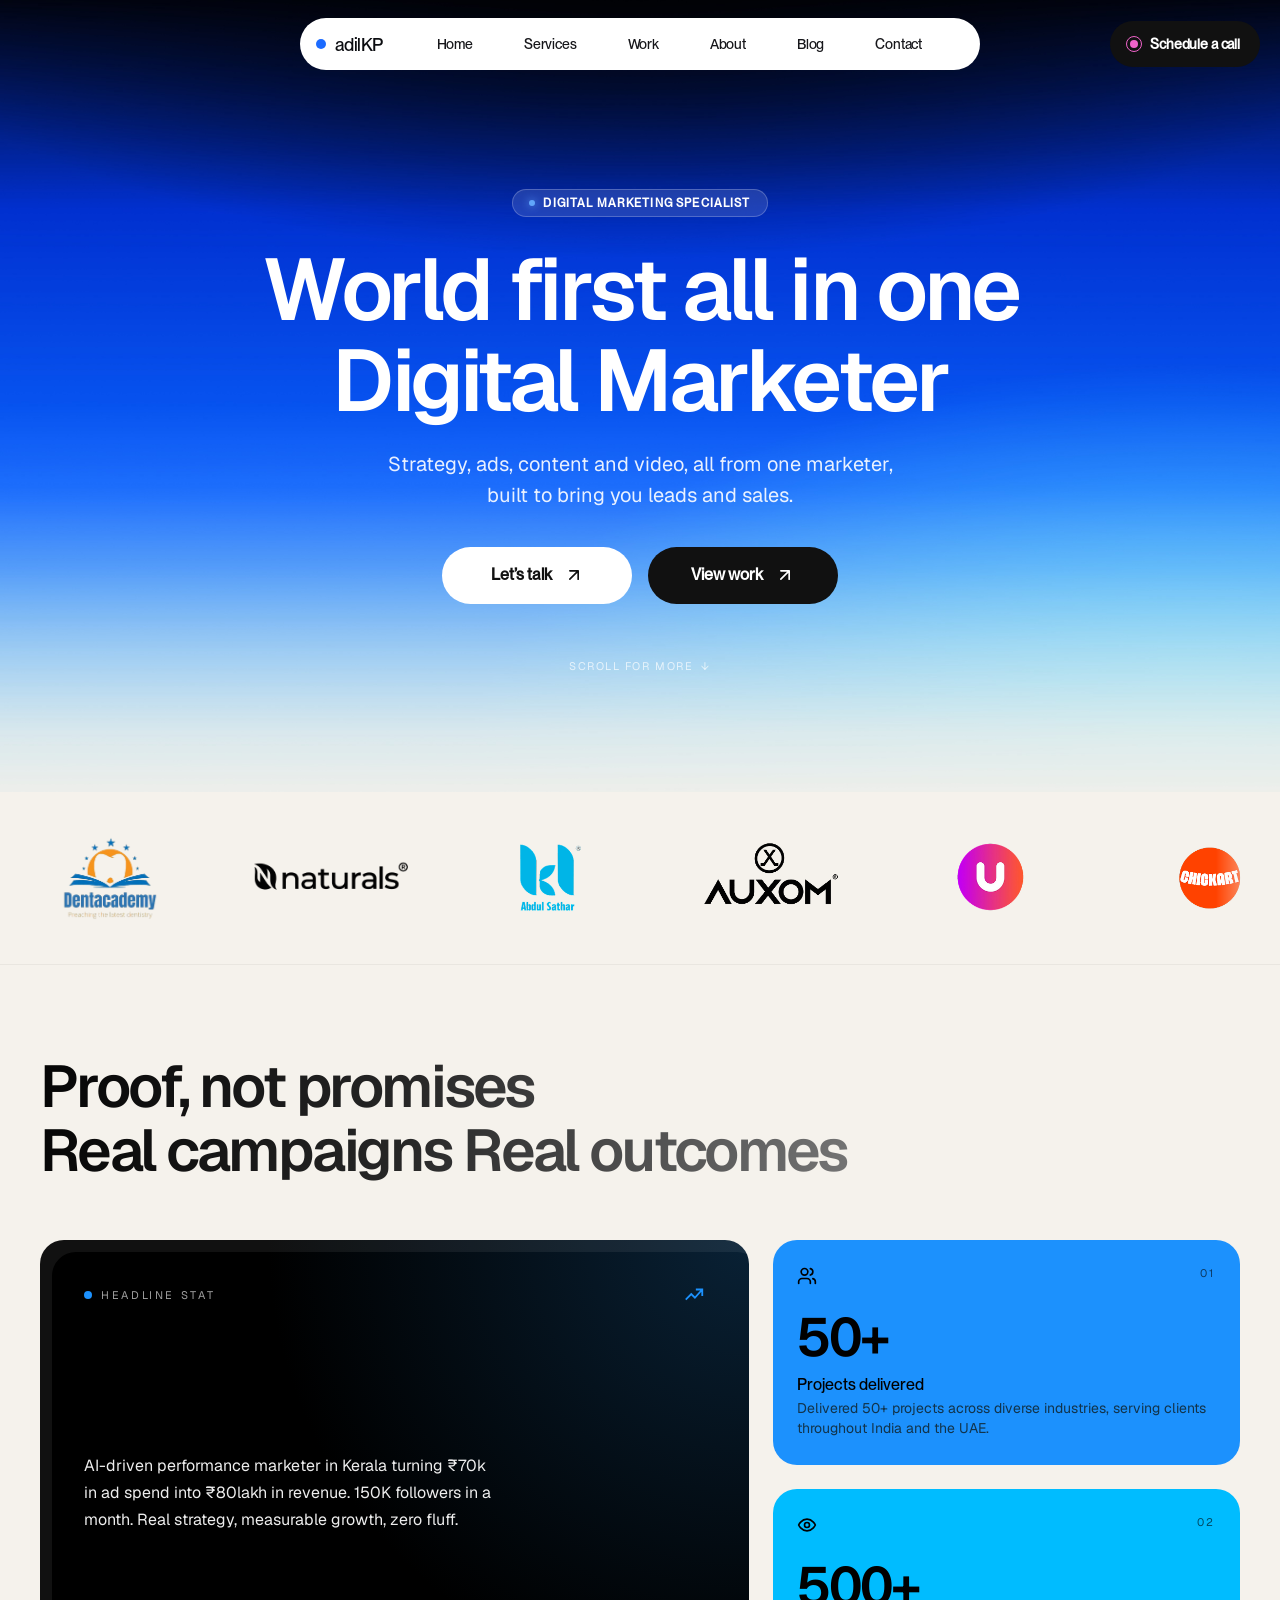
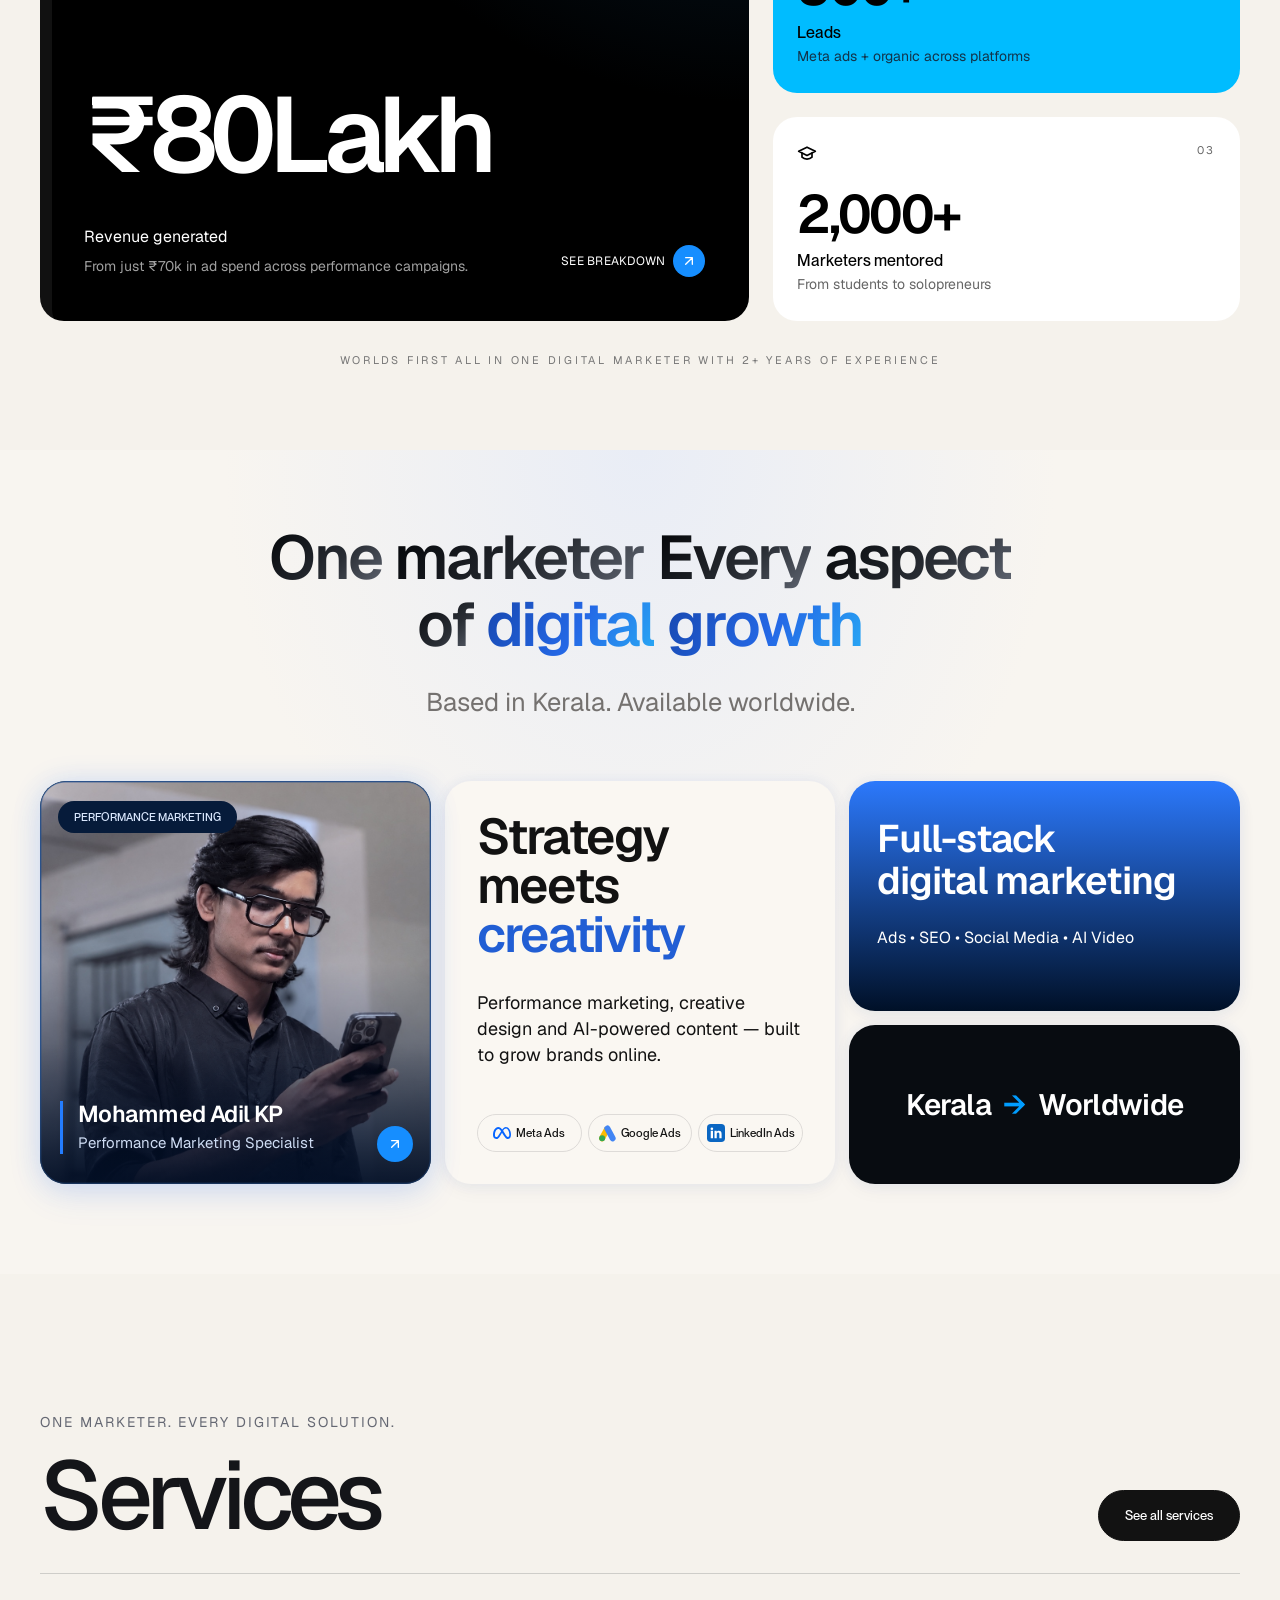
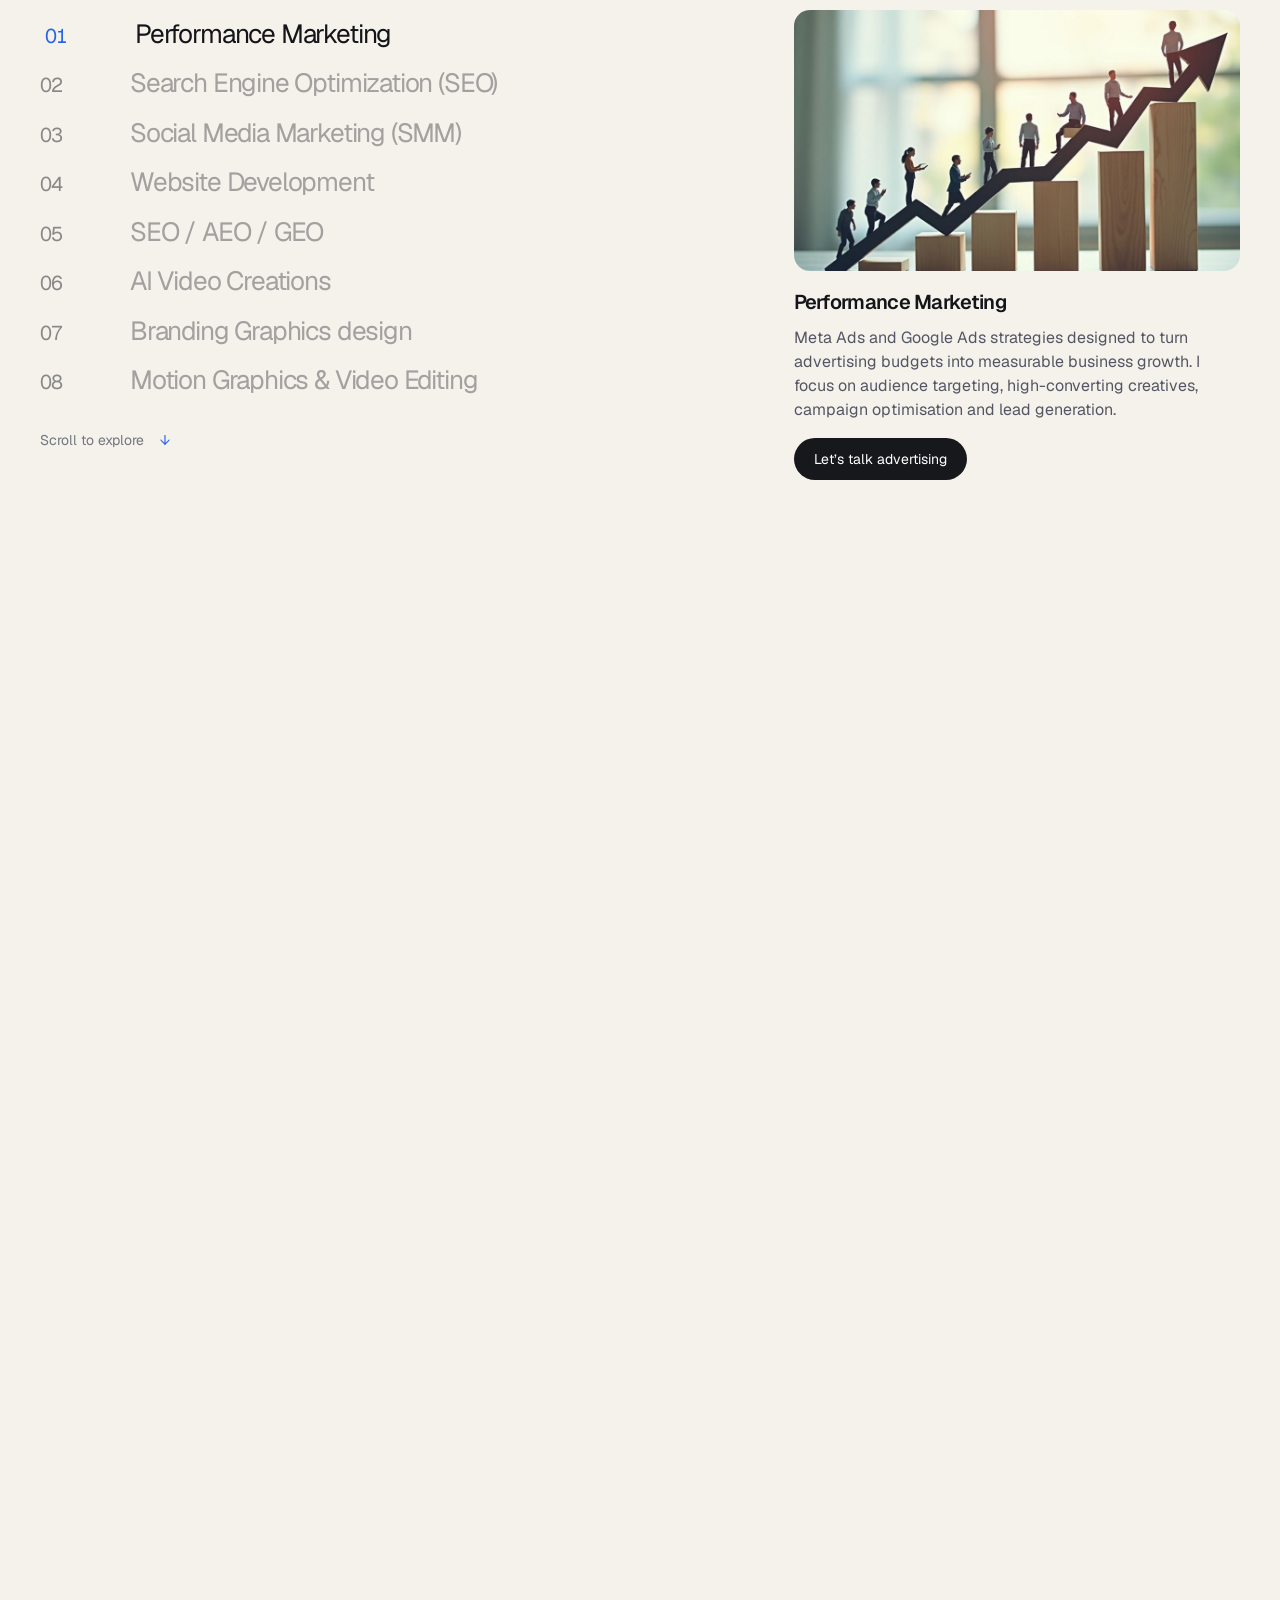
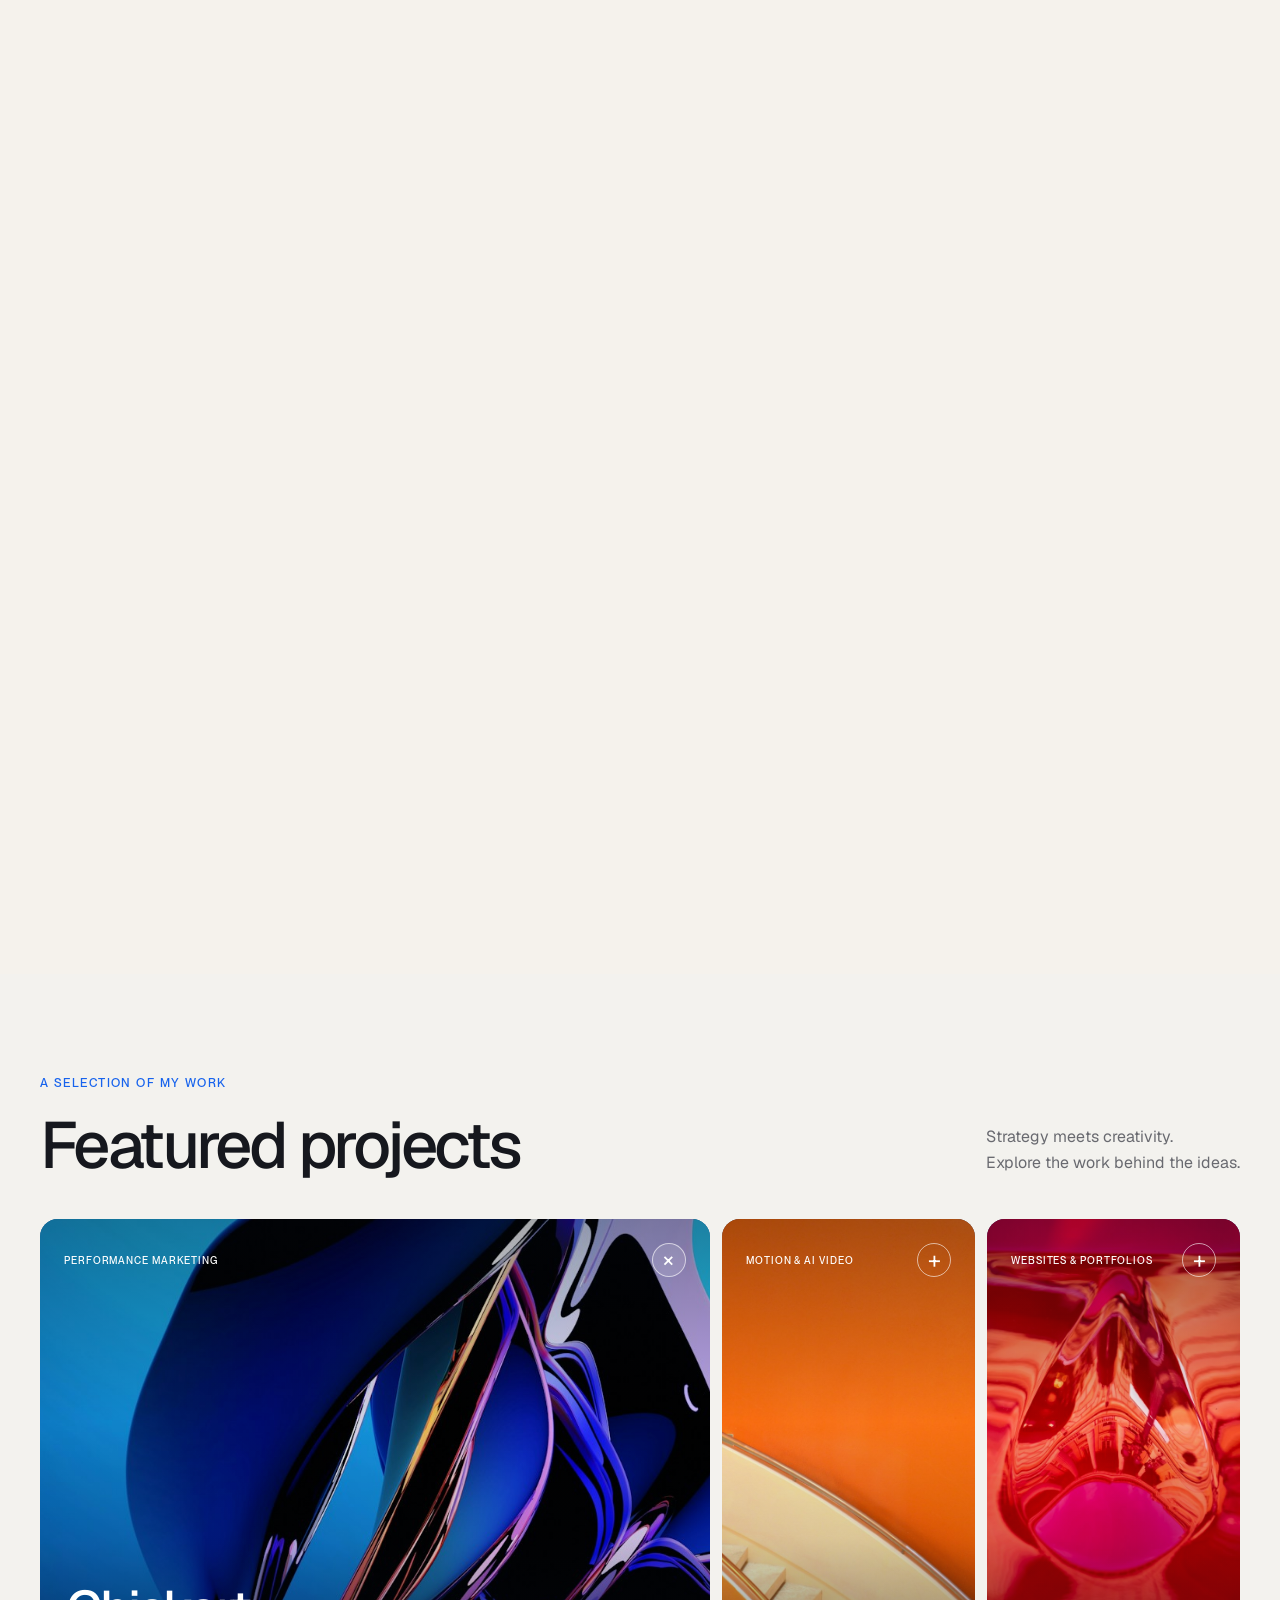
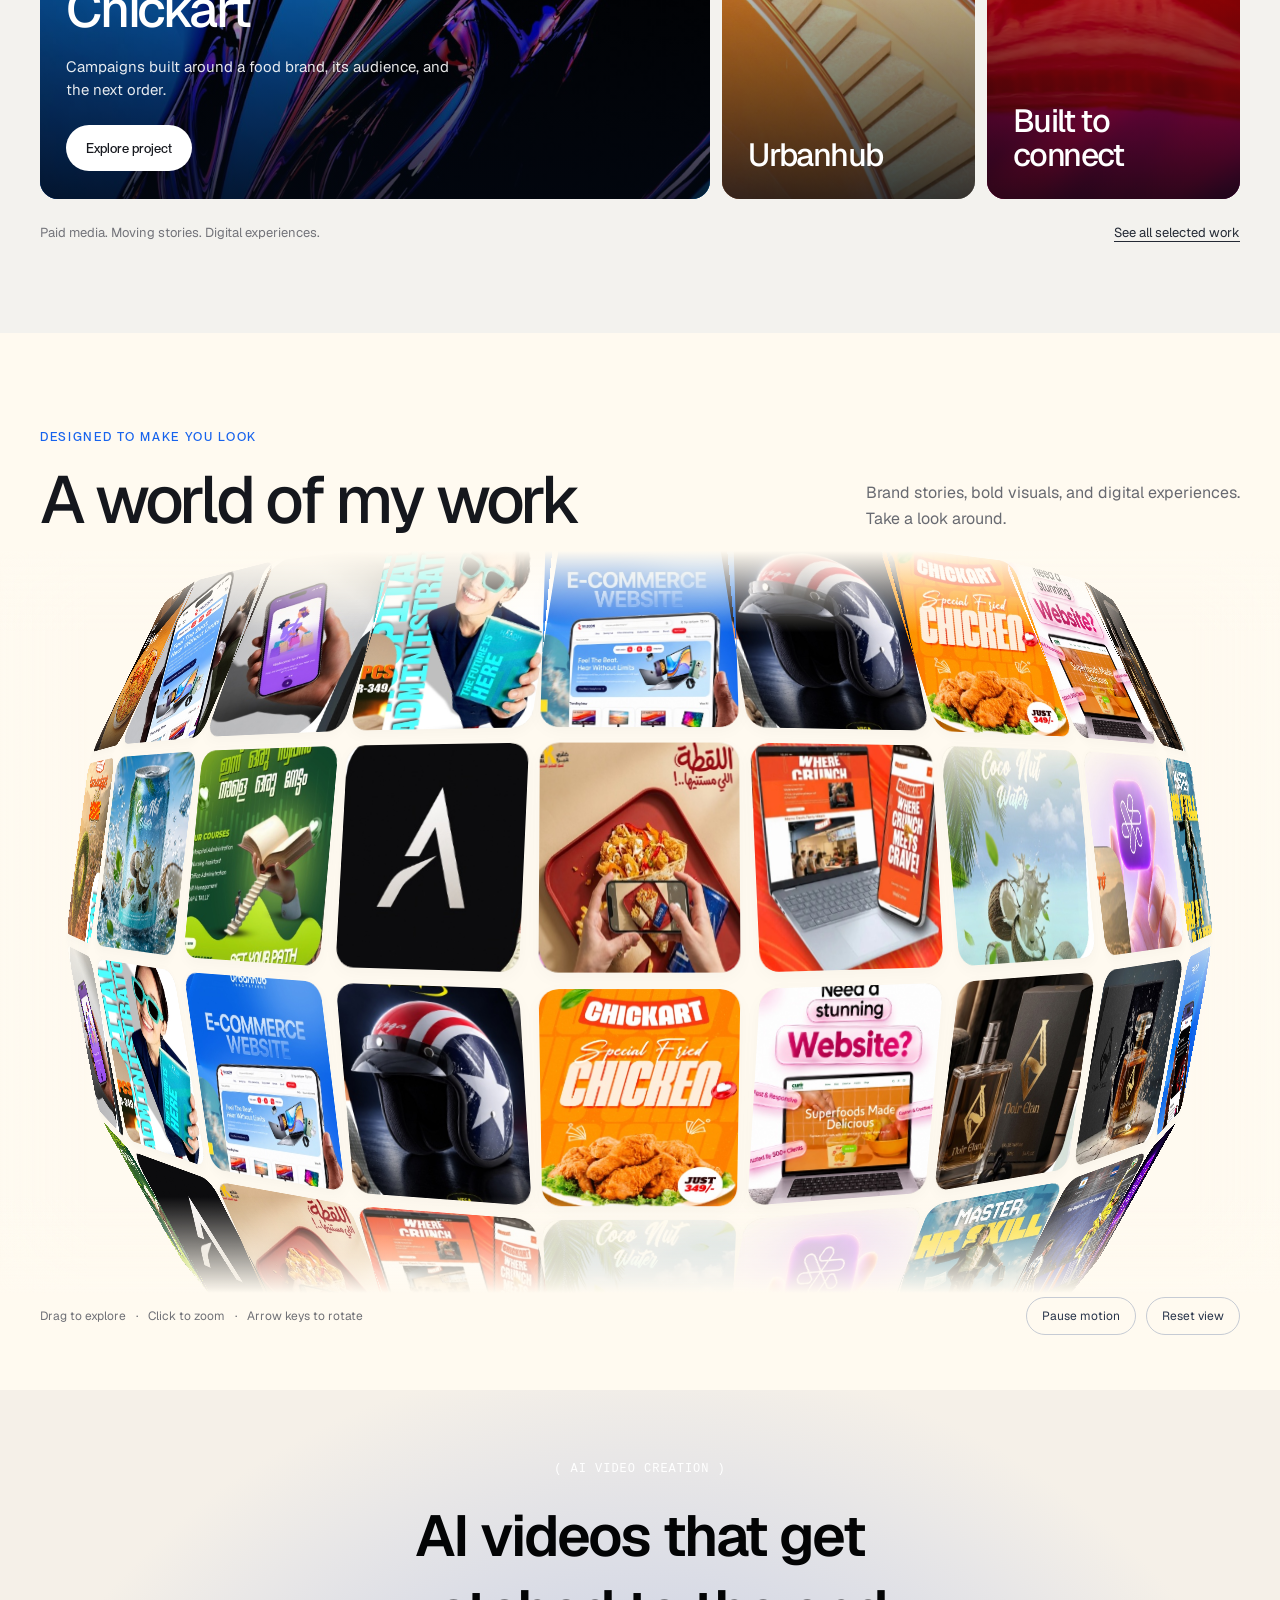
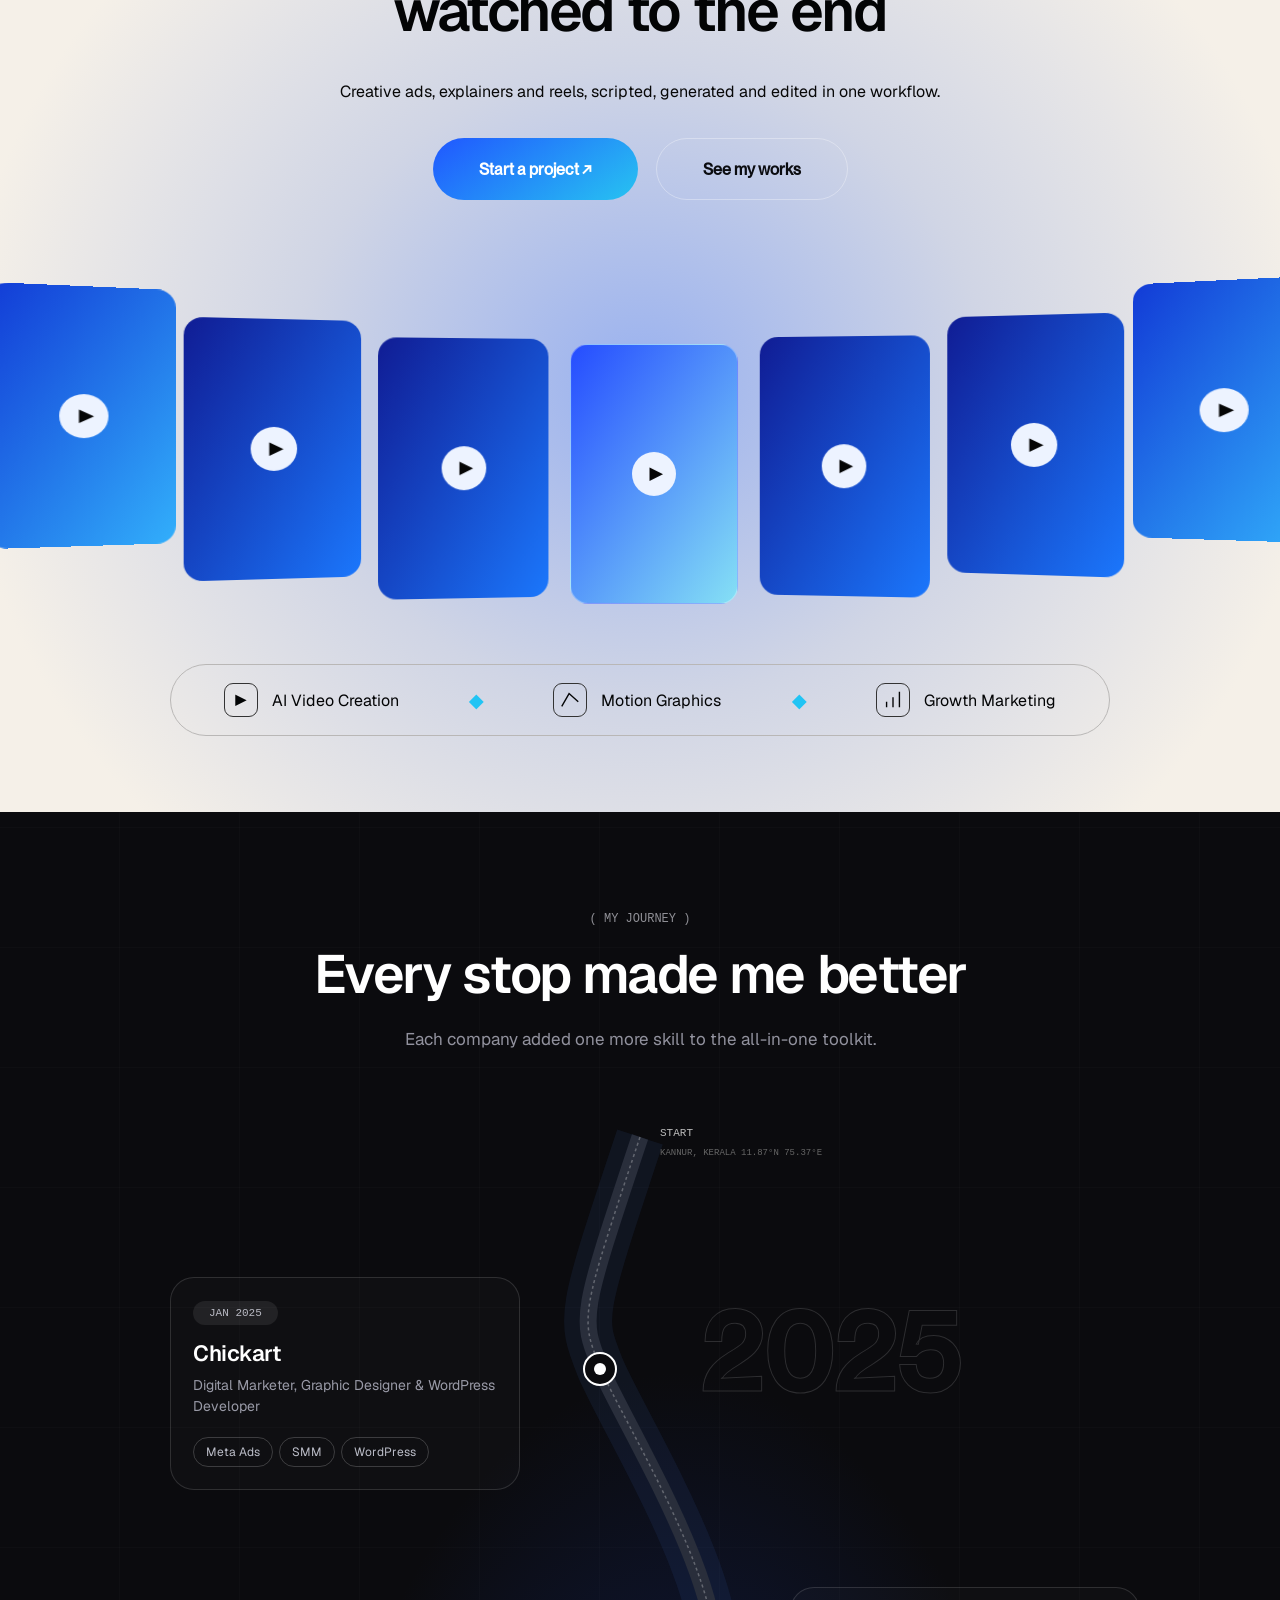
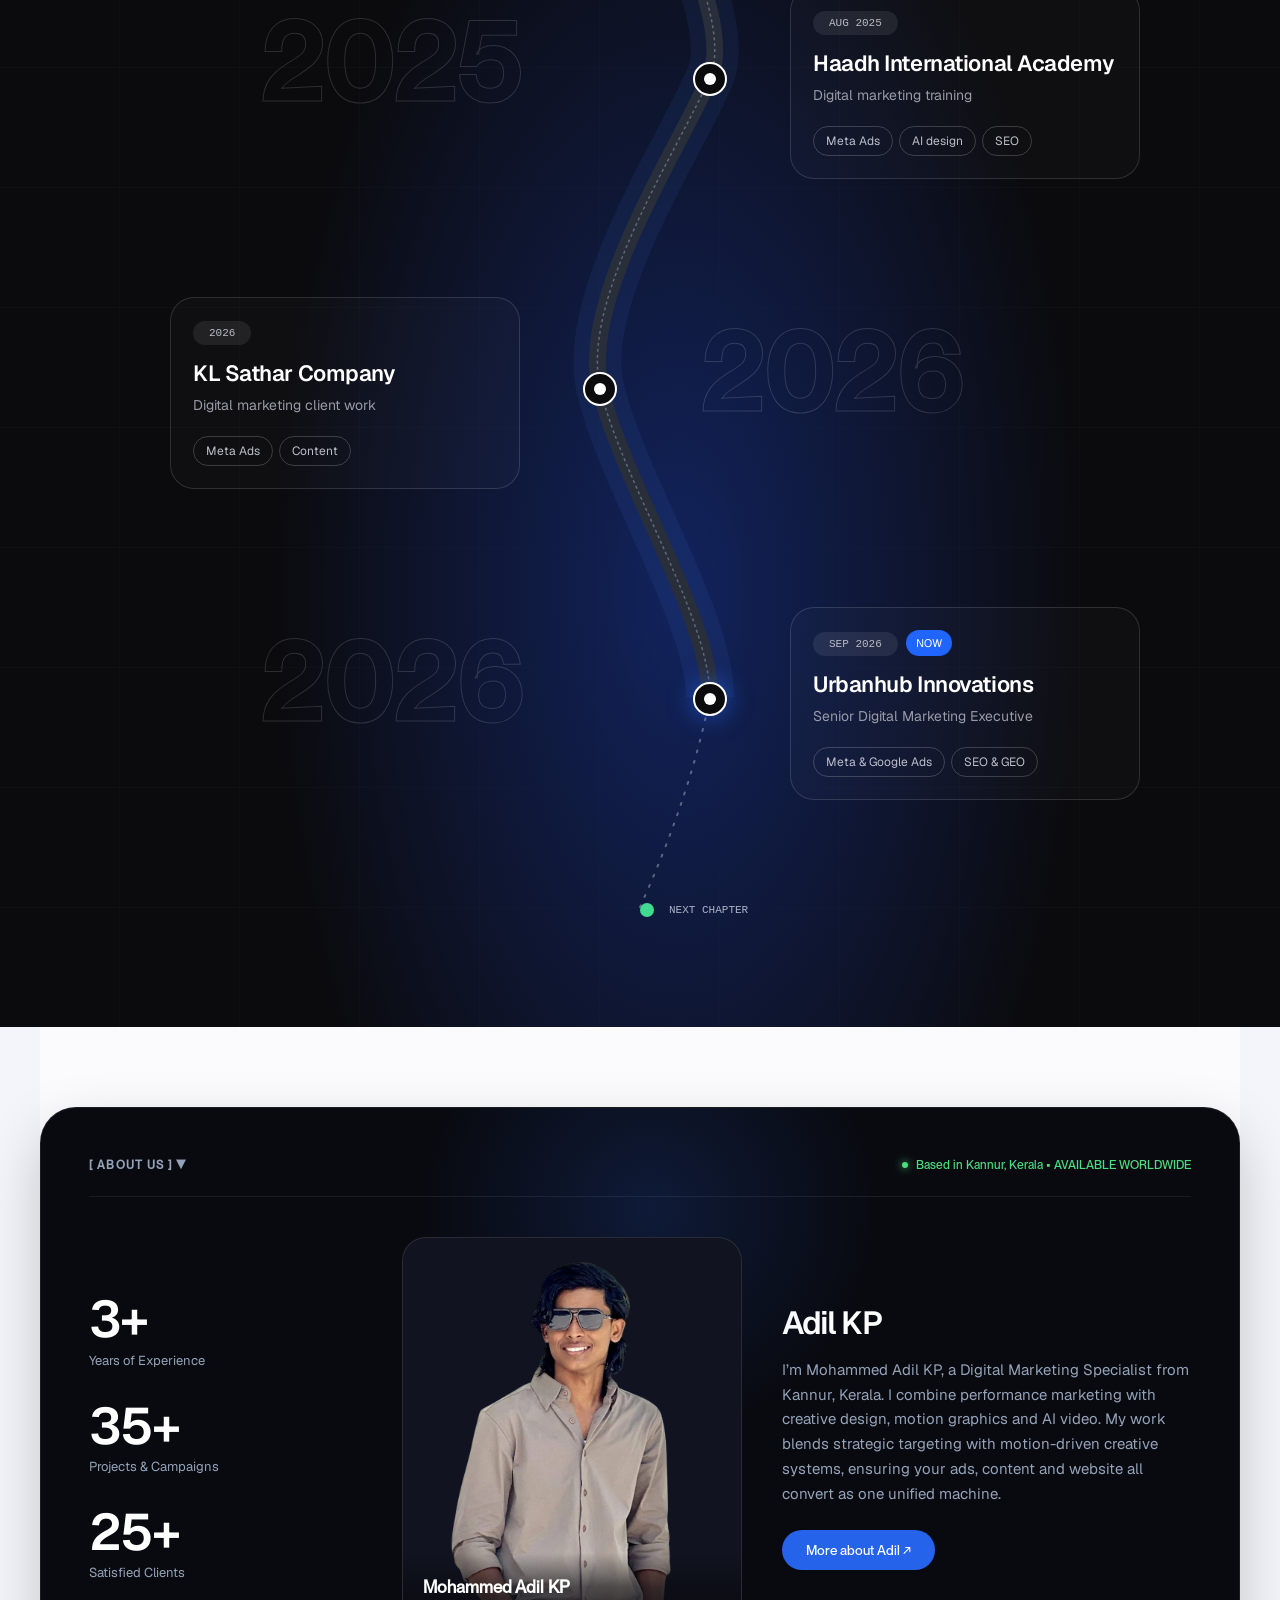
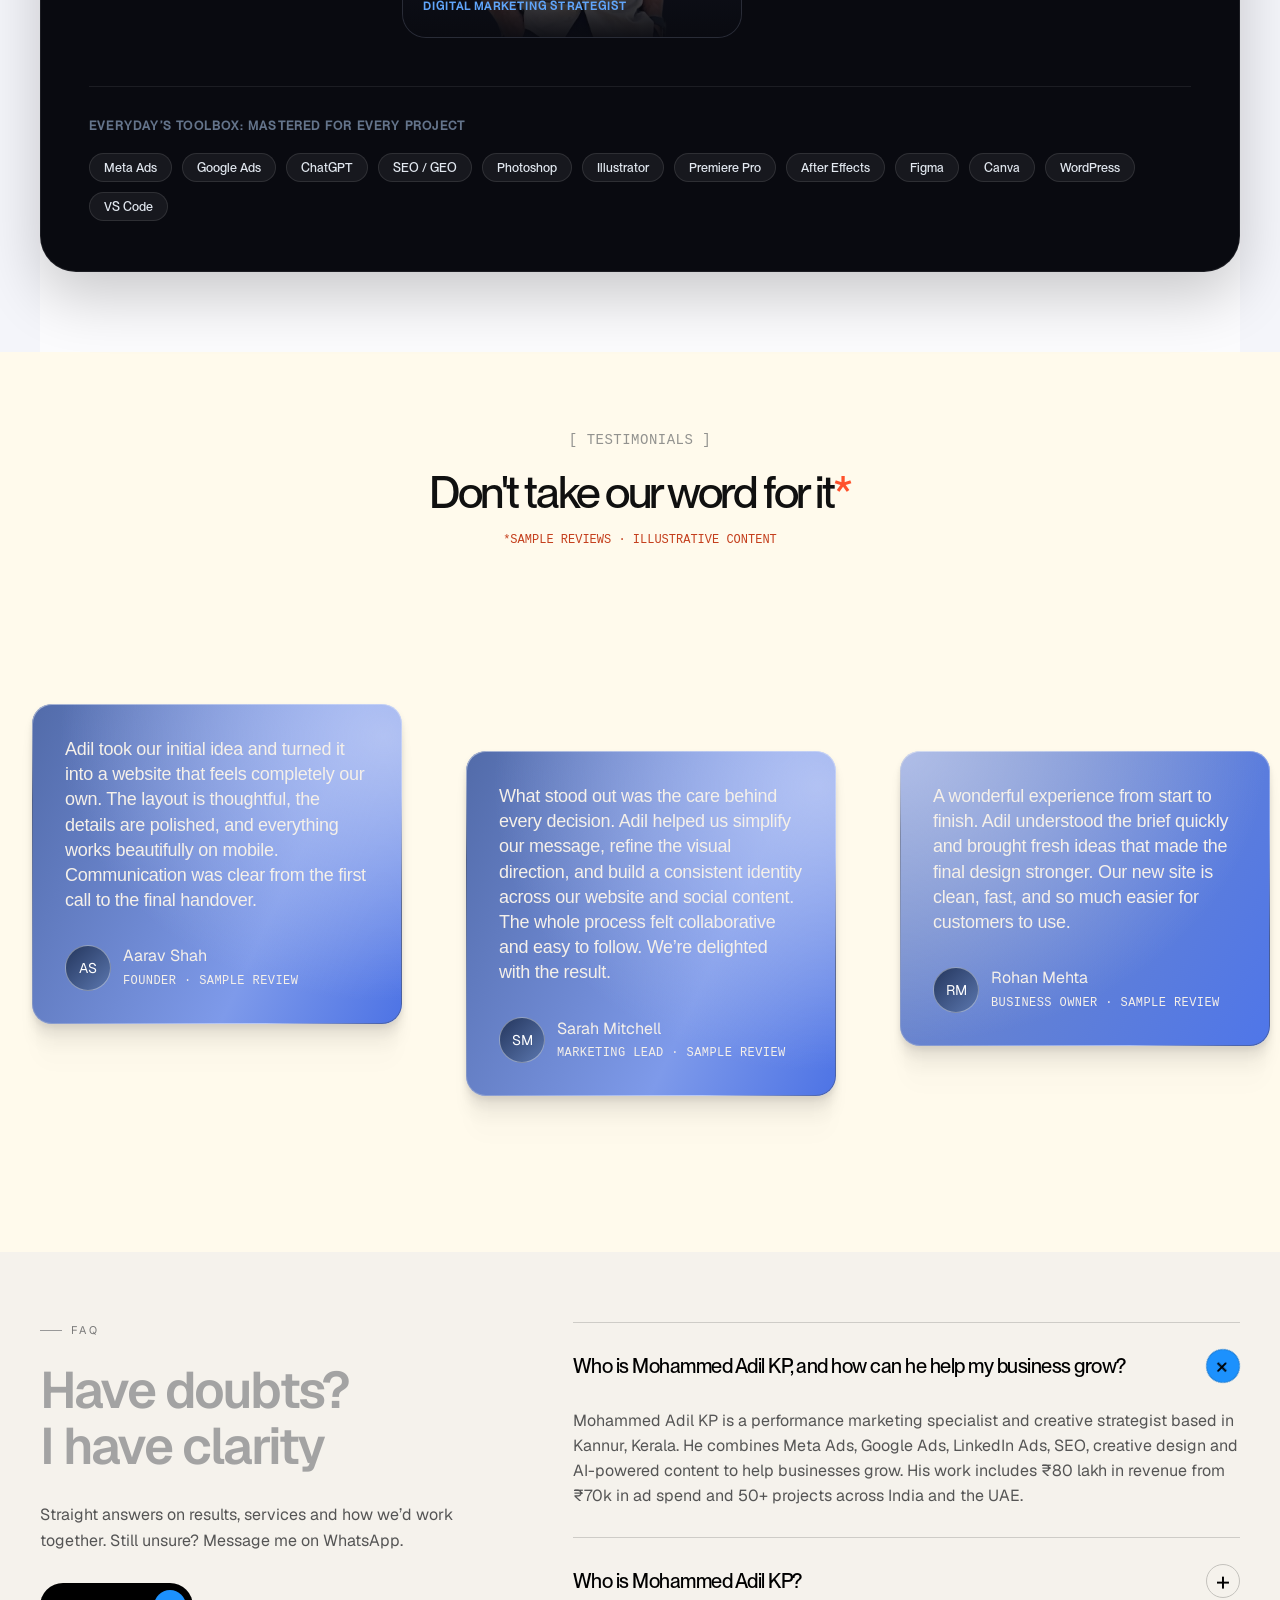
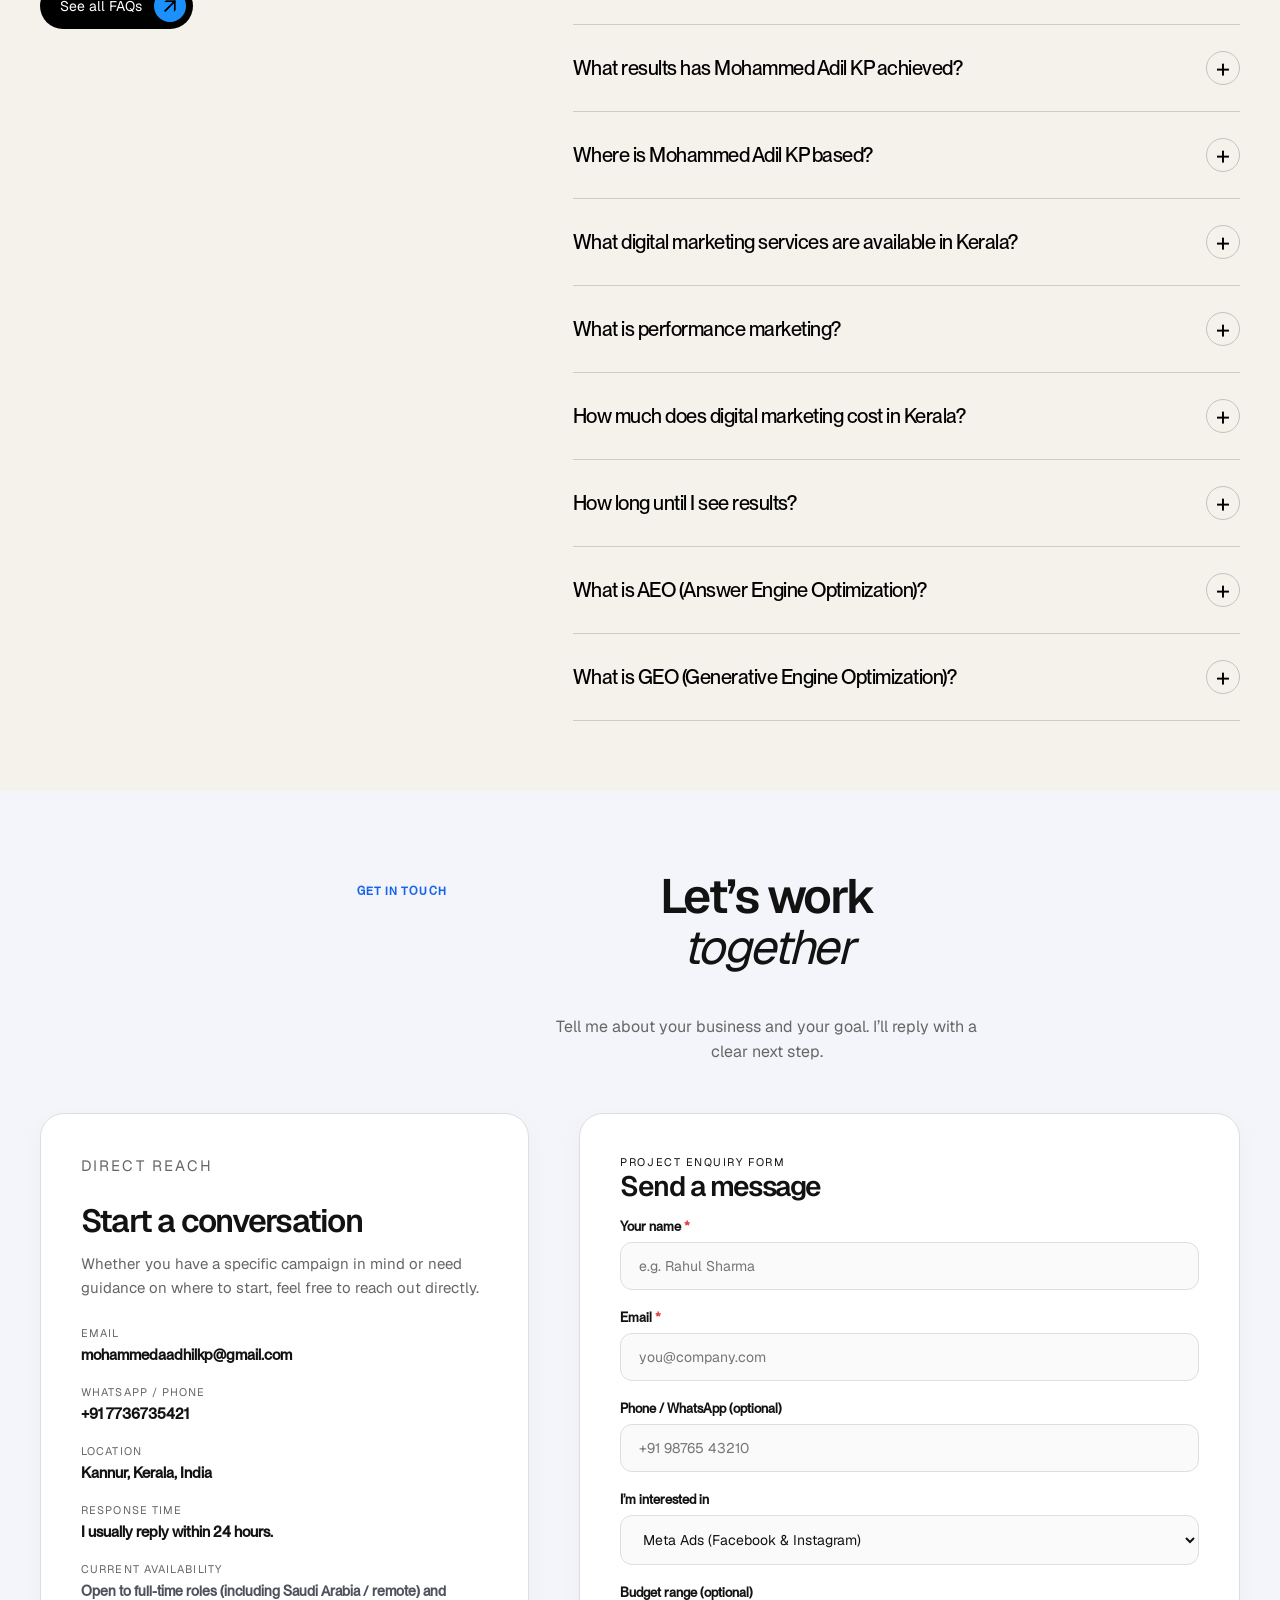
<file: index.html>
<!doctype html>
<html lang="en">
<head>
  <base href="/">
  <meta charset="utf-8">
  <meta name="viewport" content="width=device-width,initial-scale=1">
  <title>Mohammed Adil KP | Digital Marketing Specialist in Kerala</title>
  <meta name="description" content="Digital marketing specialist in Kannur, Kerala. Meta Ads, Google Ads, SEO, social media, motion graphics and web design that bring businesses more enquiries.">
  <link rel="canonical" href="https://adilkp.vercel.app/">
  
  <!-- Open Graph / Facebook -->
  <meta property="og:site_name" content="Mohammed Adil KP">
  <meta property="og:type" content="website">
  <meta property="og:title" content="Mohammed Adil KP | Digital Marketing Specialist in Kerala">
  <meta property="og:description" content="Digital marketing specialist in Kannur, Kerala. Meta Ads, Google Ads, SEO, social media, motion graphics and web design that bring businesses more enquiries.">
  <meta property="og:url" content="https://adilkp.vercel.app/">
  <meta property="og:image" content="https://adilkp.vercel.app/assets/adil-portrait.webp">
  
  <!-- Twitter -->
  <meta name="twitter:card" content="summary_large_image">
  <meta name="twitter:title" content="Mohammed Adil KP | Digital Marketing Specialist in Kerala">
  <meta name="twitter:description" content="Digital marketing specialist in Kannur, Kerala. Meta Ads, Google Ads, SEO, social media, motion graphics and web design that bring businesses more enquiries.">
  <meta name="twitter:image" content="https://adilkp.vercel.app/assets/adil-portrait.webp">

  <link rel="preload" as="image" href="assets/hero-background.jpg" type="image/jpeg">
  <link rel="icon" href="assets/favicon.svg" type="image/svg+xml">
  <link rel="preload" href="assets/fonts/geist-variable.ttf" as="font" type="font/ttf" crossorigin>
  <link rel="stylesheet" href="css/style.css?v=36">
  <script defer src="js/config.js"></script>
  <script defer src="js/main.js?v=13"></script>
  <script defer src="js/motion.js?v=8"></script>

  <!-- Structured Data: WebSite, Person & FAQPage -->
  <script type="application/ld+json">
{
  "@context": "https://schema.org",
  "@graph": [
    {
      "@type": "WebSite",
      "@id": "https://adilkp.vercel.app/#website",
      "url": "https://adilkp.vercel.app/",
      "name": "Mohammed Adil KP",
      "description": "Digital marketing specialist in Kannur, Kerala.",
      "inLanguage": "en"
    },
    {
      "@type": "Person",
      "@id": "https://adilkp.vercel.app/#person",
      "name": "Mohammed Adil KP",
      "jobTitle": "Digital Marketing Executive | Performance Marketing | Creative Content",
      "telephone": "+917736735421",
      "email": "mailto:mohammedaadhilkp@gmail.com",
      "url": "https://adilkp.vercel.app/",
      "image": "https://adilkp.vercel.app/assets/adil-portrait.webp",
      "address": {
        "@type": "PostalAddress",
        "addressLocality": "Kannur",
        "addressRegion": "Kerala",
        "addressCountry": "IN"
      },
      "sameAs": [
        "https://www.linkedin.com/in/mohammedadilkp/",
        "https://www.instagram.com/aadhil.l/",
        "https://x.com/mohdadilkp",
        "https://www.behance.net/adil-digitalmarketer"
      ],
      "knowsAbout": [
        "Meta Ads",
        "Google Ads",
        "SEO",
        "GEO",
        "Graphic Design",
        "Motion Graphics",
        "Web Development"
      ]
    },
    {
      "@type": "FAQPage",
      "@id": "https://adilkp.vercel.app/#faq",
      "mainEntity": [
        {
          "@type": "Question",
          "name": "Who is Mohammed Adil KP, and how can he help my business grow?",
          "acceptedAnswer": {
            "@type": "Answer",
            "text": "Mohammed Adil KP is a performance marketing specialist and creative strategist based in Kannur, Kerala. He combines Meta Ads, Google Ads, LinkedIn Ads, SEO, creative design and AI-powered content to help businesses grow. His work includes ₹80 lakh in revenue from ₹70k in ad spend and 50+ projects across India and the UAE."
          }
        },
        {
          "@type": "Question",
          "name": "Who is Mohammed Adil KP?",
          "acceptedAnswer": {
            "@type": "Answer",
            "text": "I’m Mohammed Adil KP, a performance marketing specialist based in Kannur, Kerala. I bring strategy, paid advertising, SEO, social media, website development and creative production together to help brands grow online."
          }
        },
        {
          "@type": "Question",
          "name": "What results has Mohammed Adil KP achieved?",
          "acceptedAnswer": {
            "@type": "Answer",
            "text": "My campaign results include ₹80 lakh in revenue from ₹70k in ad spend and 150K followers in a month. I’ve delivered 50+ projects across diverse industries, serving clients throughout India and the UAE, and generated 500+ leads through Meta ads and organic marketing across platforms. I’ve also mentored 2,000+ marketers."
          }
        },
        {
          "@type": "Question",
          "name": "Where is Mohammed Adil KP based?",
          "acceptedAnswer": {
            "@type": "Answer",
            "text": "I’m based in Kannur, Kerala, India, and available for collaborations worldwide. I work with clients across India and the UAE."
          }
        },
        {
          "@type": "Question",
          "name": "What digital marketing services are available in Kerala?",
          "acceptedAnswer": {
            "@type": "Answer",
            "text": "I offer performance marketing across Meta Ads, Google Ads and LinkedIn Ads, search engine optimization, social media marketing, website development, SEO / AEO / GEO, AI video creation, branding and graphic design, motion graphics and video editing."
          }
        },
        {
          "@type": "Question",
          "name": "What is performance marketing?",
          "acceptedAnswer": {
            "@type": "Answer",
            "text": "Performance marketing focuses on measurable outcomes such as leads, enquiries and sales. I plan, track and optimise paid campaigns around your business goals, combining audience targeting, creative testing and ongoing campaign improvements."
          }
        },
        {
          "@type": "Question",
          "name": "How much does digital marketing cost in Kerala?",
          "acceptedAnswer": {
            "@type": "Answer",
            "text": "Pricing depends on your goals, the services you need and the project scope. Share your requirements and I’ll recommend an approach and provide a quote. Advertising spend is discussed separately from the work needed to manage your campaigns."
          }
        },
        {
          "@type": "Question",
          "name": "How long until I see results?",
          "acceptedAnswer": {
            "@type": "Answer",
            "text": "Timelines depend on the channel, your starting point and your goals. Paid campaigns can begin generating data and enquiries after launch, while SEO and organic content usually need sustained work. We’ll agree on realistic milestones for your project."
          }
        },
        {
          "@type": "Question",
          "name": "What is AEO (Answer Engine Optimization)?",
          "acceptedAnswer": {
            "@type": "Answer",
            "text": "Answer Engine Optimization (AEO) helps make your content clear and useful for people asking specific questions. I structure website content and FAQs so search engines and answer tools can understand your services and surface relevant information."
          }
        },
        {
          "@type": "Question",
          "name": "What is GEO (Generative Engine Optimization)?",
          "acceptedAnswer": {
            "@type": "Answer",
            "text": "Generative Engine Optimization (GEO) helps make your brand information understandable to AI-powered search platforms. My approach combines clear content, structured information and consistent business details to support discoverability."
          }
        }
      ]
    }
  ]
}
  </script>
</head>
<body class="home-page">
  <a class="skip-link" href="#main">Skip to content</a>

  <!-- Floating Sticky Pill Navbar -->
    <header class="floating-header" id="site-header">
    <div class="header-pill-inner">
      <a class="brand-pill" href="#hero" aria-label="Adil KP home">
        <span class="brand-dot" aria-hidden="true"></span>
        <span class="brand-text">adilKP</span>
      </a>

      <nav class="nav-pill-track" id="navigation" aria-label="Main navigation">
        <span class="nav-hover-box" aria-hidden="true"></span>
        <a href="/" class="nav-link">Home</a>
        <a href="/services" class="nav-link">Services</a>
        <a href="/work" class="nav-link">Work</a>
        <a href="/about" class="nav-link">About</a>
        <a href="/blog" class="nav-link">Blog</a>
        <a href="/contact" class="nav-link">Contact</a>
        <a href="https://calendly.com/mohammedaadhilkp" class="mobile-schedule-btn" data-schedule-call target="_blank" rel="noopener noreferrer"><span class="schedule-call-dot" aria-hidden="true"></span>Schedule a call</a>
      </nav>

      <div class="header-cta-wrap">
        <button class="mobile-toggle" aria-label="Toggle navigation" aria-expanded="false" aria-controls="navigation">
          <span></span><span></span><span></span>
        </button>
      </div>
    </div>
    <a href="https://calendly.com/mohammedaadhilkp" class="header-cta-btn" data-schedule-call target="_blank" rel="noopener noreferrer"><span class="schedule-call-dot" aria-hidden="true"></span>Schedule a call</a>
  </header>

  <main id="main">
<section class="dome-hero" id="hero" aria-labelledby="hero-title">
      <div class="hero-pill-badge">
        <span class="badge-spark" aria-hidden="true"></span>
        <span>Digital Marketing Specialist</span>
      </div>

      <h1 class="hero-h1 split-blur" id="hero-title">World first all in one<br>Digital Marketer</h1>
      <p class="hero-sub split-blur">Strategy, ads, content and video, all from one marketer,<br>built to bring you leads and sales.</p>

      <div class="hero-cta-buttons">
        <a href="/contact/" class="hero-btn-white"><span>Let’s talk</span><svg class="button-icon" viewBox="0 0 24 24" fill="none" stroke="currentColor" stroke-width="2" stroke-linecap="round" stroke-linejoin="round" aria-hidden="true"><path d="M7 17 17 7M7 7h10v10"/></svg></a>
        <a href="#work" class="hero-btn-glass"><span>View work</span><svg class="button-icon" viewBox="0 0 24 24" fill="none" stroke="currentColor" stroke-width="2" stroke-linecap="round" stroke-linejoin="round" aria-hidden="true"><path d="M7 17 17 7M7 7h10v10"/></svg></a>
      </div>

      <a class="hero-scroll-cue" href="#proof">
        <span>Scroll for more</span>
        <span aria-hidden="true">↓</span>
      </a>
    </section>

<section class="brand-logos-section" aria-label="Brands and Clients">
        <div class="brand-marquee">
          <div class="brand-marquee-track">
            <div class="brand-marquee-group">
              <div class="brand-logo-item"><img src="assets/brands/dentacademy.png" alt="Dentacademy" width="410" height="350" loading="lazy"></div>
              <div class="brand-logo-item"><img src="assets/brands/naturals.png" alt="Naturals" width="390" height="160" loading="lazy"></div>
              <div class="brand-logo-item"><img src="assets/brands/abdul-sathar.png" alt="Abdul Sathar" width="145" height="160" loading="lazy"></div>
              <div class="brand-logo-item"><img src="assets/brands/auxom.png" alt="AUXOM" width="280" height="160" loading="lazy"></div>
              <div class="brand-logo-item"><img src="assets/brands/urban-hub.png" alt="Urbanhub" width="150" height="160" loading="lazy"></div>
              <div class="brand-logo-item"><img src="assets/brands/chickart.png" alt="Chickart" width="145" height="160" loading="lazy"></div>
              <div class="brand-logo-item"><img src="assets/brands/smoocho.png" alt="Smoo Cho" width="145" height="160" loading="lazy"></div>
              <div class="brand-logo-item"><img src="assets/brands/haadh.png" alt="HAADH International" width="240" height="160" loading="lazy"></div>
            </div>
            <div class="brand-marquee-group" aria-hidden="true">
              <div class="brand-logo-item"><img src="assets/brands/dentacademy.png" alt="" width="410" height="350" loading="lazy"></div>
              <div class="brand-logo-item"><img src="assets/brands/naturals.png" alt="" width="390" height="160" loading="lazy"></div>
              <div class="brand-logo-item"><img src="assets/brands/abdul-sathar.png" alt="" width="145" height="160" loading="lazy"></div>
              <div class="brand-logo-item"><img src="assets/brands/auxom.png" alt="" width="280" height="160" loading="lazy"></div>
              <div class="brand-logo-item"><img src="assets/brands/urban-hub.png" alt="" width="150" height="160" loading="lazy"></div>
              <div class="brand-logo-item"><img src="assets/brands/chickart.png" alt="" width="145" height="160" loading="lazy"></div>
              <div class="brand-logo-item"><img src="assets/brands/smoocho.png" alt="" width="145" height="160" loading="lazy"></div>
              <div class="brand-logo-item"><img src="assets/brands/haadh.png" alt="" width="240" height="160" loading="lazy"></div>
            </div>
          </div>
        </div>
        <div class="brand-marquee brand-marquee-secondary">
          <div class="brand-marquee-track">
            <div class="brand-marquee-group">
              <div class="brand-logo-item"><img src="assets/brands/dentacademy.png" alt="Dentacademy" width="410" height="350" loading="lazy"></div>
              <div class="brand-logo-item"><img src="assets/brands/urban-hub.png" alt="Urbanhub" width="150" height="160" loading="lazy"></div>
              <div class="brand-logo-item"><img src="assets/brands/chickart.png" alt="Chickart" width="145" height="160" loading="lazy"></div>
              <div class="brand-logo-item"><img src="assets/brands/smoocho.png" alt="Smoo Cho" width="145" height="160" loading="lazy"></div>
              <div class="brand-logo-item"><img src="assets/brands/haadh.png" alt="HAADH International" width="240" height="160" loading="lazy"></div>
              <div class="brand-logo-item"><img src="assets/brands/naturals.png" alt="Naturals" width="390" height="160" loading="lazy"></div>
              <div class="brand-logo-item"><img src="assets/brands/abdul-sathar.png" alt="Abdul Sathar" width="145" height="160" loading="lazy"></div>
              <div class="brand-logo-item"><img src="assets/brands/auxom.png" alt="AUXOM" width="280" height="160" loading="lazy"></div>
            </div>
            <div class="brand-marquee-group" aria-hidden="true">
              <div class="brand-logo-item"><img src="assets/brands/dentacademy.png" alt="" width="410" height="350" loading="lazy"></div>
              <div class="brand-logo-item"><img src="assets/brands/urban-hub.png" alt="" width="150" height="160" loading="lazy"></div>
              <div class="brand-logo-item"><img src="assets/brands/chickart.png" alt="" width="145" height="160" loading="lazy"></div>
              <div class="brand-logo-item"><img src="assets/brands/smoocho.png" alt="" width="145" height="160" loading="lazy"></div>
              <div class="brand-logo-item"><img src="assets/brands/haadh.png" alt="" width="240" height="160" loading="lazy"></div>
              <div class="brand-logo-item"><img src="assets/brands/naturals.png" alt="" width="390" height="160" loading="lazy"></div>
              <div class="brand-logo-item"><img src="assets/brands/abdul-sathar.png" alt="" width="145" height="160" loading="lazy"></div>
              <div class="brand-logo-item"><img src="assets/brands/auxom.png" alt="" width="280" height="160" loading="lazy"></div>
            </div>
          </div>
        </div>
    </section>

<section class="proof-section" id="proof" aria-labelledby="proof-title">
      <div class="proof-inner wrap">
      <div class="proof-header">
        <h2 class="proof-title" id="proof-title">
          Proof, not promises<br>
          <span class="text-muted">Real campaigns Real outcomes</span>
        </h2>
      </div>

      <div class="bento-grid">
        <!-- Main Dark Bento Card -->
        <article class="bento-card-main">
          <div class="bento-topline"><span class="bento-tag">HEADLINE STAT</span><svg width="22" height="22" viewBox="0 0 24 24" fill="none" stroke="currentColor" stroke-width="2" aria-hidden="true"><path d="m3 17 6-6 4 4 8-9M14 6h7v7"/></svg></div>
          <p class="bento-desc">AI-driven performance marketer in Kerala turning ₹70k in ad spend into ₹80lakh in revenue. 150K followers in a month. Real strategy, measurable growth, zero fluff.</p>
          <div class="bento-main-result">
            <div class="bento-stat-giant">₹80Lakh</div>
            <div class="bento-result-footer">
              <div><p class="bento-revenue-label">Revenue generated</p>
              <p class="bento-stat-sub">From just ₹70k in ad spend across performance campaigns.</p></div>
              <a href="#work" class="bento-breakdown-btn">SEE BREAKDOWN<span class="breakdown-arrow" aria-hidden="true"><svg width="16" height="16" viewBox="0 0 24 24" fill="none" stroke="currentColor" stroke-width="2" stroke-linecap="round" stroke-linejoin="round"><path d="M7 17 17 7M7 7h10v10"/></svg></span></a>
            </div>
          </div>
        </article>

        <!-- Right Stack -->
        <div class="bento-stack">
          <!-- Card 2: Electric Blue -->
          <article class="bento-card-blue">
            <svg width="24" height="24" viewBox="0 0 24 24" fill="none" stroke="currentColor" stroke-width="2" stroke-linecap="round" stroke-linejoin="round" aria-hidden="true"><path d="M16 21v-2a4 4 0 0 0-4-4H6a4 4 0 0 0-4 4v2"/><circle cx="9" cy="7" r="4"/><path d="M22 21v-2a4 4 0 0 0-3-3.87"/><path d="M16 3.13a4 4 0 0 1 0 7.75"/></svg>
            <div class="card-stat">50+</div>
            <div class="card-label">Projects delivered</div>
            <div class="card-sub">Delivered 50+ projects across diverse industries, serving clients throughout India and the UAE.</div>
          </article>

          <!-- Card 3: Cyan -->
          <article class="bento-card-cyan">
            <svg width="24" height="24" viewBox="0 0 24 24" fill="none" stroke="currentColor" stroke-width="2" stroke-linecap="round" stroke-linejoin="round" aria-hidden="true"><circle cx="12" cy="12" r="3"/><path d="M2 12s3-7 10-7 10 7 10 7-3 7-10 7-10-7-10-7Z"/></svg>
            <div class="card-stat">500+</div>
            <div class="card-label">Leads</div>
            <div class="card-sub">Meta ads + organic across platforms</div>
          </article>

          <!-- Card 4: Light -->
          <article class="bento-card-light">
            <svg width="24" height="24" viewBox="0 0 24 24" fill="none" stroke="currentColor" stroke-width="2" stroke-linecap="round" stroke-linejoin="round" aria-hidden="true"><path d="m22 10-10-5L2 10l10 5 10-5Z"/><path d="M6 12v5c3 3 9 3 12 0v-5"/></svg>
            <div class="card-stat">2,000+</div>
            <div class="card-label">Marketers mentored</div>
            <div class="card-sub">From students to solopreneurs</div>
          </article>
        </div>
      </div>

      <p class="proof-signoff">Worlds first all in one digital marketer with 2+ years of experience</p>
      </div>
    </section>

    <section class="growth-introduction" id="growth-introduction" aria-labelledby="growth-intro-title">
      <div class="wrap">
        <header class="growth-intro-heading">
          <h2 class="split-blur" id="growth-intro-title">One marketer Every aspect<br>of <span>digital growth</span></h2>
          <p>Based in Kerala. Available worldwide.</p>
        </header>
        <div class="growth-intro-grid">
          <article class="growth-profile-card">
            <img src="assets/about-profile-full.png" alt="Mohammed Adil KP looking at his phone" width="969" height="1001" loading="lazy">
            <span class="growth-profile-badge">PERFORMANCE MARKETING</span>
            <div class="growth-profile-caption"><h3>Mohammed Adil KP</h3><p>Performance Marketing Specialist</p></div>
                      <a class="growth-profile-about" href="#about" aria-label="About Mohammed Adil KP"><svg width="16" height="16" viewBox="0 0 24 24" fill="none" stroke="currentColor" stroke-width="2" stroke-linecap="round" stroke-linejoin="round" aria-hidden="true"><path d="M7 17 17 7M7 7h10v10"/></svg></a>
          </article>
          <article class="growth-strategy-card">
            <h3>Strategy<br>meets<br><span>creativity</span></h3>
            <p>Performance marketing, creative design and AI-powered content — built to grow brands online.</p>
            <div class="growth-platforms"><span><img class="platform-logo" src="assets/meta-logo.svg" width="28" height="24" alt="">Meta Ads</span><span><svg width="24" height="24" viewBox="0 0 24 24" aria-hidden="true"><path d="m9 4-7 13a4 4 0 0 0 7 4l7-13Z" fill="#fbbc04"/><path d="m9 8 7 13a4 4 0 0 0 7-4L16 4a4 4 0 0 0-7 4Z" fill="#4285f4"/><circle cx="5.5" cy="19" r="4" fill="#34a853"/></svg>Google Ads</span><span><img class="platform-logo" src="assets/linkedin-logo.svg" width="24" height="24" alt="">LinkedIn Ads</span></div>
          </article>
          <div class="growth-intro-stack">
            <article class="growth-fullstack-card"><h3>Full-stack<br>digital marketing</h3><p>Ads • SEO • Social Media • AI Video</p></article>
            <article class="growth-worldwide-card"><h3>Kerala <span aria-hidden="true">→</span> Worldwide</h3></article>
          </div>
        </div>
      </div>
    </section>

    <section class="service-scroll" id="services" aria-labelledby="services-title">
      <div class="service-stage wrap">
        <header class="service-heading"><div><p class="service-eyebrow">ONE MARKETER. EVERY DIGITAL SOLUTION.</p><h2 id="services-title">Services</h2></div><a class="button service-all-button" href="/services/">See all services</a></header>
        <div class="service-layout">
          <div class="service-menu" aria-label="Choose a service">              <button class="service-select" type="button" aria-controls="service-panel-0" aria-pressed="true"><span class="service-number">01</span><span>Performance Marketing</span></button>
              <button class="service-select" type="button" aria-controls="service-panel-1" aria-pressed="false"><span class="service-number">02</span><span>Search Engine Optimization (SEO)</span></button>
              <button class="service-select" type="button" aria-controls="service-panel-2" aria-pressed="false"><span class="service-number">03</span><span>Social Media Marketing (SMM)</span></button>
              <button class="service-select" type="button" aria-controls="service-panel-3" aria-pressed="false"><span class="service-number">04</span><span>Website Development</span></button>
              <button class="service-select" type="button" aria-controls="service-panel-4" aria-pressed="false"><span class="service-number">05</span><span>SEO / AEO / GEO</span></button>
              <button class="service-select" type="button" aria-controls="service-panel-5" aria-pressed="false"><span class="service-number">06</span><span>AI Video Creations</span></button>
              <button class="service-select" type="button" aria-controls="service-panel-6" aria-pressed="false"><span class="service-number">07</span><span>Branding Graphics design</span></button>
              <button class="service-select" type="button" aria-controls="service-panel-7" aria-pressed="false"><span class="service-number">08</span><span>Motion Graphics &amp; Video Editing</span></button>
            <p class="service-scroll-hint">Scroll to explore <span aria-hidden="true">↓</span></p>
          </div>
          <div class="service-panels">              <article class="service-panel" id="service-panel-0" aria-labelledby="service-heading-0">
                <img src="assets/services/performance-marketing-optimized.jpg" alt="People climbing an upward arrow across growing columns, representing business growth" width="960" height="960" loading="lazy" decoding="async">
                <h3 id="service-heading-0">Performance Marketing</h3>
                <p>Meta Ads and Google Ads strategies designed to turn advertising budgets into measurable business growth. I focus on audience targeting, high-converting creatives, campaign optimisation and lead generation.</p>
                <a class="service-enquire" href="/contact/">Let’s talk advertising</a>
              </article>
              <article class="service-panel" id="service-panel-1" aria-labelledby="service-heading-1">
                <img class="service-image-contain" src="assets/services/seo-selected-optimized.jpg" alt="Binoculars beneath a search bar reading Make Your Business on Top" width="960" height="552" loading="lazy" decoding="async">
                <h3 id="service-heading-1">Search Engine Optimization (SEO)</h3>
                <p>Improve your website’s visibility on Google with strategic SEO. From keyword research and technical SEO to on-page optimisation and link building, I help businesses attract organic traffic worldwide.</p>
                <a class="service-enquire" href="/contact/">Let’s talk SEO</a>
              </article>
              <article class="service-panel" id="service-panel-2" aria-labelledby="service-heading-2">
                <img src="assets/services/social-selected-optimized.jpg" alt="Social media platform icons surrounding a hand against a blue background" width="960" height="505" loading="lazy" decoding="async">
                <h3 id="service-heading-2">Social Media Marketing (SMM)</h3>
                <p>Grow your brand across Instagram, Facebook and other social platforms. From content strategy and creative planning to social media management and audience engagement, I turn social presence into business opportunities.</p>
                <a class="service-enquire" href="/contact/">Let’s talk social media</a>
              </article>
              <article class="service-panel" id="service-panel-3" aria-labelledby="service-heading-3">
                <img src="assets/services/web-development-chickart.jpg" alt="Laptop displaying the Chickart restaurant website in a warm red-lit workspace" width="960" height="720" loading="lazy" decoding="async">
                <h3 id="service-heading-3">Website Development</h3>
                <p>Build powerful, responsive and user-friendly websites tailored to your business goals. From modern business websites and e-commerce stores to custom web solutions, I create digital experiences designed to engage visitors and drive conversions.</p>
                <a class="service-enquire" href="/contact/">Let’s talk websites</a>
              </article>
              <article class="service-panel" id="service-panel-4" aria-labelledby="service-heading-4">
                <img class="service-image-contain" src="assets/services/ai-search-selected-optimized.jpg" alt="Interlocking puzzle pieces representing AEO, GEO and SEO" width="960" height="552" loading="lazy" decoding="async">
                <h3 id="service-heading-4">SEO / AEO / GEO</h3>
                <p>Make your brand discoverable across Google and AI-powered search platforms. I optimise digital content for traditional search engines, answer engines and generative AI platforms to improve online visibility.</p>
                <a class="service-enquire" href="/contact/">Let’s talk AI search</a>
              </article>
              <article class="service-panel" id="service-panel-5" aria-labelledby="service-heading-5">
                <img src="assets/services/ai-video-selected.jpg" alt="Human profile wrapped in colorful filmstrips and digital code representing AI video creation" width="960" height="720" loading="lazy" decoding="async">
                <h3 id="service-heading-5">AI Video Creations</h3>
                <p>Create engaging AI-powered video content for brands, products and advertising campaigns. From creative concepts and AI visuals to promotional videos and brand storytelling, I bring ideas to life.</p>
                <a class="service-enquire" href="/contact/">Let’s talk AI video</a>
              </article>
              <article class="service-panel" id="service-panel-6" aria-labelledby="service-heading-6">
                <img src="assets/services/branding-selected-optimized.jpg" alt="Designer creating a brand logo and identity using a drawing tablet" width="960" height="520" loading="lazy" decoding="async">
                <h3 id="service-heading-6">Branding Graphics design</h3>
                <p>Create a memorable brand identity with strategic graphic design. From logo concepts and brand identity to social media creatives, advertising designs and marketing materials, I make brands stand out.</p>
                <a class="service-enquire" href="/contact/">Let’s talk branding</a>
              </article>
              <article class="service-panel" id="service-panel-7" aria-labelledby="service-heading-7">
                <img src="assets/services/motion-editing-selected.jpg" alt="Video editing workstation with a curved monitor, editing timeline and floating film graphics" width="960" height="720" loading="lazy" decoding="async">
                <h3 id="service-heading-7">Motion Graphics &amp; Video Editing</h3>
                <p>Transform ideas into engaging visual stories through professional motion graphics and video editing. I create animated advertisements, promotional videos, product showcases and social media content that capture attention.</p>
                <a class="service-enquire" href="/contact/">Let’s talk motion</a>
              </article>
          </div>
        </div>
      </div>
    </section>

    <section class="featured-showcase" id="featured-projects" aria-labelledby="featured-showcase-title">
      <div class="wrap">
        <div class="featured-showcase-heading">
          <div><p class="featured-eyebrow">A SELECTION OF MY WORK</p><h2 class="split-blur" id="featured-showcase-title">Featured projects</h2></div>
          <p>Strategy meets creativity.<br>Explore the work behind the ideas.</p>
        </div>
        <div class="featured-panels" aria-label="Featured projects">
          <article class="featured-panel" data-active="true">
            <img class="featured-panel-image" src="assets/featured/blue-sculpture.jpg" alt="" loading="lazy" width="900" height="1200">
            <button class="featured-panel-select" type="button" aria-label="Explore Chickart" aria-expanded="true" aria-controls="featured-detail-1"></button>
            <div class="featured-panel-top"><span>PERFORMANCE MARKETING</span><span class="featured-panel-symbol" aria-hidden="true">+</span></div>
            <div class="featured-panel-bottom"><h3>Chickart</h3><div class="featured-panel-detail" id="featured-detail-1"><p>Campaigns built around a food brand, its audience, and the next order.</p><a href="/#work" class="featured-panel-link">Explore project</a></div></div>
          </article>
          <article class="featured-panel" data-active="false">
            <img class="featured-panel-image" src="assets/featured/architecture.jpg" alt="" loading="lazy" width="900" height="1200">
            <button class="featured-panel-select" type="button" aria-label="Explore Urbanhub" aria-expanded="false" aria-controls="featured-detail-2"></button>
            <div class="featured-panel-top"><span>MOTION & AI VIDEO</span><span class="featured-panel-symbol" aria-hidden="true">+</span></div>
            <div class="featured-panel-bottom"><h3>Urbanhub</h3><div class="featured-panel-detail" id="featured-detail-2"><p>Motion graphics, AI-assisted reels, and visual stories for agency clients.</p><a href="/#work" class="featured-panel-link">Explore project</a></div></div>
          </article>
          <article class="featured-panel" data-active="false">
            <img class="featured-panel-image" src="assets/featured/glass-study.jpg" alt="" loading="lazy" width="900" height="1200">
            <button class="featured-panel-select" type="button" aria-label="Explore Built to connect" aria-expanded="false" aria-controls="featured-detail-3"></button>
            <div class="featured-panel-top"><span>WEBSITES & PORTFOLIOS</span><span class="featured-panel-symbol" aria-hidden="true">+</span></div>
            <div class="featured-panel-bottom"><h3>Built to connect</h3><div class="featured-panel-detail" id="featured-detail-3"><p>Responsive websites that bring design, content, and clear enquiry paths together.</p><a href="/#work" class="featured-panel-link">Explore project</a></div></div>
          </article>
        </div>
        <div class="featured-showcase-foot"><span>Paid media. Moving stories. Digital experiences.</span><a href="/#work">See all selected work</a></div>
      </div>
    </section>

    <section class="work-dome-section" id="work" aria-labelledby="work-dome-title">
      <div class="wrap work-dome-heading">
        <div><p class="work-dome-eyebrow">DESIGNED TO MAKE YOU LOOK</p><h2 class="split-blur" id="work-dome-title">A world of my work</h2></div>
        <p>Brand stories, bold visuals, and digital experiences.<br>Take a look around.</p>
      </div>
      <div class="work-dome" tabindex="0" role="group" aria-label="Interactive work gallery. Drag to explore, or use the arrow keys. Select an artwork to enlarge it." aria-describedby="work-dome-help">
        <div class="work-dome-sphere"></div>
        <div class="work-dome-shade" aria-hidden="true"></div>
        <noscript><img class="work-dome-fallback" src="assets/work/design-collage.jpg" width="3840" height="2621" alt="A collection of my advertising creatives, branding, website designs, and social media artwork"></noscript>
      </div>
      <div class="wrap work-dome-footer">
        <p id="work-dome-help">Drag to explore <span aria-hidden="true">·</span> Click to zoom <span aria-hidden="true">·</span> Arrow keys to rotate</p>
        <div class="work-dome-controls"><button type="button" class="work-dome-motion" aria-pressed="false">Pause motion</button><button type="button" class="work-dome-reset">Reset view</button></div>
      </div>
      <dialog class="work-art-dialog" aria-labelledby="work-art-title">
        <div class="work-art-dialog-top"><h3 id="work-art-title">Design preview</h3><button type="button" class="work-art-close" aria-label="Close artwork preview">Close <span aria-hidden="true">×</span></button></div>
        <div class="work-art-preview"></div>
        <div class="work-art-dialog-bottom"><p>From my creative collection</p><a href="/contact/">Let’s create something together</a></div>
      </dialog>
    </section>

<section class="video-showcase-section" id="videos" aria-labelledby="videos-title">
      <div class="video-showcase-header">
        <p class="video-showcase-eyebrow">( AI VIDEO CREATION )</p>
        <h2 class="video-showcase-title" id="videos-title">AI videos that get<br>watched to the end</h2>
        <p class="video-showcase-sub">Creative ads, explainers and reels, scripted, generated and edited in one workflow.</p>
        <div class="video-cta-group">
          <a href="/contact/" class="video-btn-primary">Start a project ↗</a>
          <a href="#work" class="video-btn-secondary">See my works</a>
        </div>
      </div>
      <div class="reels-fan-container" aria-label="AI Video and Motion Showcase">
        <div class="video-marquee-track">
          <div class="video-marquee-group">
<div class="reel-card" role="img" aria-label="Video showcase preview 1"><span class="reel-play-btn" aria-hidden="true">▶</span></div>
        <div class="reel-card" role="img" aria-label="Video showcase preview 2"><span class="reel-play-btn" aria-hidden="true">▶</span></div>
        <div class="reel-card" role="img" aria-label="Video showcase preview 3"><span class="reel-play-btn" aria-hidden="true">▶</span></div>
        <div class="reel-card" role="img" aria-label="Video showcase preview 4"><span class="reel-play-btn" aria-hidden="true">▶</span></div>
        <div class="reel-card" role="img" aria-label="Video showcase preview 5"><span class="reel-play-btn" aria-hidden="true">▶</span></div>
        <div class="reel-card" role="img" aria-label="Video showcase preview 6"><span class="reel-play-btn" aria-hidden="true">▶</span></div>
        <div class="reel-card" role="img" aria-label="Video showcase preview 7"><span class="reel-play-btn" aria-hidden="true">▶</span></div>
          </div>
          <div class="video-marquee-group" aria-hidden="true">
<div class="reel-card" aria-hidden="true" data-preview="Video showcase preview 1"><span class="reel-play-btn" aria-hidden="true">▶</span></div>
        <div class="reel-card" aria-hidden="true" data-preview="Video showcase preview 2"><span class="reel-play-btn" aria-hidden="true">▶</span></div>
        <div class="reel-card" aria-hidden="true" data-preview="Video showcase preview 3"><span class="reel-play-btn" aria-hidden="true">▶</span></div>
        <div class="reel-card" aria-hidden="true" data-preview="Video showcase preview 4"><span class="reel-play-btn" aria-hidden="true">▶</span></div>
        <div class="reel-card" aria-hidden="true" data-preview="Video showcase preview 5"><span class="reel-play-btn" aria-hidden="true">▶</span></div>
        <div class="reel-card" aria-hidden="true" data-preview="Video showcase preview 6"><span class="reel-play-btn" aria-hidden="true">▶</span></div>
        <div class="reel-card" aria-hidden="true" data-preview="Video showcase preview 7"><span class="reel-play-btn" aria-hidden="true">▶</span></div>
          </div>
        </div>
      </div>
      <div class="video-capabilities" aria-label="Creative capabilities">
        <span><i aria-hidden="true">▶</i>AI Video Creation</span><b aria-hidden="true">◆</b>
        <span><i aria-hidden="true"><svg width="22" height="22" viewBox="0 0 24 24" fill="none" stroke="currentColor" stroke-width="1.5"><path d="m3 19 8-14 10 9"/></svg></i>Motion Graphics</span><b aria-hidden="true">◆</b>
        <span><i aria-hidden="true"><svg width="22" height="22" viewBox="0 0 24 24" fill="none" stroke="currentColor" stroke-width="1.5"><path d="M5 20v-6M12 20V9M19 20V3"/></svg></i>Growth Marketing</span>
      </div>
    </section>

<section class="premium-journey" id="journey" aria-labelledby="experience-title"><div class="wrap"><header class="journey-heading"><p>( MY JOURNEY )</p><h2 class="split-blur" id="experience-title">Every stop made me better</h2><p>Each company added one more skill to the all-in-one toolkit.</p></header><div class="journey-map"><svg class="journey-road" viewBox="0 0 1000 1400" preserveAspectRatio="none" aria-hidden="true"><defs><linearGradient id="journey-blue" x1="0" y1="0" x2="0" y2="1"><stop stop-color="#e2eaff"/><stop offset="1" stop-color="#2165ff"/></linearGradient><clipPath id="journey-fill-clip"><rect class="journey-fill-mask" width="1000" height="1400"/></clipPath></defs><path class="road-shadow" d="M500 20 C440 200 440 200 460 250 S600 490 570 560 S440 780 460 870 S570 1100 570 1180"/><path class="road-base" d="M500 20 C440 200 440 200 460 250 S600 490 570 560 S440 780 460 870 S570 1100 570 1180"/><path class="road-fill" clip-path="url(#journey-fill-clip)" d="M500 20 C440 200 440 200 460 250 S600 490 570 560 S440 780 460 870 S570 1100 570 1180"/><path class="road-dashes" d="M500 20 C440 200 440 200 460 250 S600 490 570 560 S440 780 460 870 S570 1100 570 1180"/><path class="road-future" d="M570 1180 Q550 1280 500 1390"/></svg><div class="journey-start">START<small>KANNUR, KERALA 11.87°N 75.37°E</small></div><article class="journey-stop stop-1"><span class="journey-year" aria-hidden="true">2025</span><span class="journey-node" aria-hidden="true"></span><div class="journey-card"><div class="journey-date">JAN 2025</div><h3>Chickart</h3><p>Digital Marketer, Graphic Designer &amp; WordPress Developer</p><div class="journey-skills"><span>Meta Ads</span><span>SMM</span><span>WordPress</span></div></div></article><article class="journey-stop stop-2"><span class="journey-year" aria-hidden="true">2025</span><span class="journey-node" aria-hidden="true"></span><div class="journey-card"><div class="journey-date">AUG 2025</div><h3>Haadh International Academy</h3><p>Digital marketing training</p><div class="journey-skills"><span>Meta Ads</span><span>AI design</span><span>SEO</span></div></div></article><article class="journey-stop stop-3"><span class="journey-year" aria-hidden="true">2026</span><span class="journey-node" aria-hidden="true"></span><div class="journey-card"><div class="journey-date">2026</div><h3>KL Sathar Company</h3><p>Digital marketing client work</p><div class="journey-skills"><span>Meta Ads</span><span>Content</span></div></div></article><article class="journey-stop stop-4"><span class="journey-year" aria-hidden="true">2026</span><span class="journey-node" aria-hidden="true"></span><div class="journey-card"><div class="journey-date">SEP 2026</div><span class="journey-now">NOW</span><h3>Urbanhub Innovations</h3><p>Senior Digital Marketing Executive</p><div class="journey-skills"><span>Meta &amp; Google Ads</span><span>SEO &amp; GEO</span></div></div></article><div class="journey-next"><span aria-hidden="true"></span>NEXT CHAPTER</div></div></div></section>

<section class="about-bento-section wrap" id="about" aria-labelledby="about-bento-title">
      <div class="about-bento-card">
        <div class="about-bento-top">
          <span class="about-tag-badge">[ ABOUT US ] ▼</span>
          <div class="about-status-badge">
            <span class="about-status-dot"></span>
            <span>Based in Kannur, Kerala • AVAILABLE WORLDWIDE</span>
          </div>
        </div>

        <div class="about-bento-inner">
          <!-- Stats Column -->
          <div class="about-stats-col">
            <div class="about-stat-item">
              <span class="stat-num">3+</span>
              <span class="stat-lbl">Years of Experience</span>
            </div>
            <div class="about-stat-item">
              <span class="stat-num">35+</span>
              <span class="stat-lbl">Projects &amp; Campaigns</span>
            </div>
            <div class="about-stat-item">
              <span class="stat-num">25+</span>
              <span class="stat-lbl">Satisfied Clients</span>
            </div>
          </div>

          <!-- Portrait Card -->
          <div class="about-portrait-card">
            <img src="assets/adil-portrait.webp" alt="Mohammed Adil KP portrait" width="400" height="480" loading="lazy">
            <div class="about-portrait-overlay">
              <div class="about-portrait-name">Mohammed Adil KP</div>
              <div class="about-portrait-title">DIGITAL MARKETING STRATEGIST</div>
            </div>
          </div>

          <!-- Bio Column -->
          <div class="about-bio-col">
            <h3 id="about-bento-title">Adil KP</h3>
            <p class="about-bio-text">I’m Mohammed Adil KP, a Digital Marketing Specialist from Kannur, Kerala. I combine performance marketing with creative design, motion graphics and AI video. My work blends strategic targeting with motion-driven creative systems, ensuring your ads, content and website all convert as one unified machine.</p>
            <a href="#about" class="about-bio-btn">More about Adil ↗</a>
          </div>
        </div>

        <!-- Toolbox Bar -->
        <div class="about-toolbox-bar">
          <span class="toolbox-label">Everyday’s Toolbox: Mastered for every project</span>
          <div class="toolbox-chips">
            <span class="tool-badge">Meta Ads</span>
            <span class="tool-badge">Google Ads</span>
            <span class="tool-badge">ChatGPT</span>
            <span class="tool-badge">SEO / GEO</span>
            <span class="tool-badge">Photoshop</span>
            <span class="tool-badge">Illustrator</span>
            <span class="tool-badge">Premiere Pro</span>
            <span class="tool-badge">After Effects</span>
            <span class="tool-badge">Figma</span>
            <span class="tool-badge">Canva</span>
            <span class="tool-badge">WordPress</span>
            <span class="tool-badge">VS Code</span>
          </div>
        </div>
      </div>
    </section>



<section class="reviews-glass-section" id="testimonials" aria-labelledby="testimonials-title">
      <header class="reviews-glass-heading">
        <p>[ TESTIMONIALS ]</p>
        <h2 id="testimonials-title">Don't take our word for it<span>*</span></h2>
        <small>*SAMPLE REVIEWS · ILLUSTRATIVE CONTENT</small>
      </header>
      <div class="reviews-glass-window" tabindex="0" aria-label="Sliding reviews. Hover or focus to pause.">
        <div class="reviews-glass-track"><div class="reviews-glass-group">
<article class="review-glass-card"><p class="review-glass-quote">Adil took our initial idea and turned it into a website that feels completely our own. The layout is thoughtful, the details are polished, and everything works beautifully on mobile. Communication was clear from the first call to the final handover.</p><footer class="review-glass-author"><span class="review-avatar" aria-hidden="true">AS</span><div><p>Aarav Shah</p><small>FOUNDER · SAMPLE REVIEW</small></div></footer></article>
<article class="review-glass-card"><p class="review-glass-quote">What stood out was the care behind every decision. Adil helped us simplify our message, refine the visual direction, and build a consistent identity across our website and social content. The whole process felt collaborative and easy to follow. We’re delighted with the result.</p><footer class="review-glass-author"><span class="review-avatar" aria-hidden="true">SM</span><div><p>Sarah Mitchell</p><small>MARKETING LEAD · SAMPLE REVIEW</small></div></footer></article>
<article class="review-glass-card"><p class="review-glass-quote">A wonderful experience from start to finish. Adil understood the brief quickly and brought fresh ideas that made the final design stronger. Our new site is clean, fast, and so much easier for customers to use.</p><footer class="review-glass-author"><span class="review-avatar" aria-hidden="true">RM</span><div><p>Rohan Mehta</p><small>BUSINESS OWNER · SAMPLE REVIEW</small></div></footer></article>
<article class="review-glass-card"><p class="review-glass-quote">We needed a brand refresh and a website that could grow with us. Adil brought both together with a sharp eye for detail and a practical approach. He welcomed feedback, explained his choices clearly, and delivered a result we’re proud to share.</p><footer class="review-glass-author"><span class="review-avatar" aria-hidden="true">PN</span><div><p>Priya Nair</p><small>CO-FOUNDER · SAMPLE REVIEW</small></div></footer></article>
<article class="review-glass-card"><p class="review-glass-quote">Adil gave our content a clear visual direction. From the first concepts to the final assets, everything felt considered and consistent. He took the time to understand our audience and turned our scattered ideas into designs that tell a much stronger story. I’d happily work with him again.</p><footer class="review-glass-author"><span class="review-avatar" aria-hidden="true">DB</span><div><p>Daniel Brooks</p><small>CREATIVE LEAD · SAMPLE REVIEW</small></div></footer></article>
<article class="review-glass-card"><p class="review-glass-quote">The best part of working with Adil was how involved he stayed throughout the project. He kept us updated, responded thoughtfully to feedback, and made the handover simple. The final website feels polished without losing the personality of our brand.</p><footer class="review-glass-author"><span class="review-avatar" aria-hidden="true">AR</span><div><p>Ananya Rao</p><small>PROJECT LEAD · SAMPLE REVIEW</small></div></footer></article>
<article class="review-glass-card"><p class="review-glass-quote">Our product needed a clearer, friendlier interface. Adil made the important actions easy to find and gave the whole experience a cohesive look. The attention to spacing, typography, and small interactions made a real difference.</p><footer class="review-glass-author"><span class="review-avatar" aria-hidden="true">AM</span><div><p>Alex Morgan</p><small>PRODUCT LEAD · SAMPLE REVIEW</small></div></footer></article>
<article class="review-glass-card"><p class="review-glass-quote">Adil brought structure to an idea we had been struggling to explain. The final identity feels confident, distinctive, and right for our audience. We loved the thoughtful presentation and the care taken with every revision.</p><footer class="review-glass-author"><span class="review-avatar" aria-hidden="true">NK</span><div><p>Neha Kapoor</p><small>FOUNDER · SAMPLE REVIEW</small></div></footer></article>
<article class="review-glass-card"><p class="review-glass-quote">From landing pages to campaign graphics, Adil kept our brand looking consistent across every touchpoint. He was organised, responsive, and full of useful ideas. Having one creative partner who understood the bigger picture made the entire project feel straightforward.</p><footer class="review-glass-author"><span class="review-avatar" aria-hidden="true">JC</span><div><p>James Carter</p><small>CAMPAIGN LEAD · SAMPLE REVIEW</small></div></footer></article>
<article class="review-glass-card"><p class="review-glass-quote">Beautiful design, clear communication, and a smooth handover. Adil made the whole experience easy. We couldn’t be happier with our new website.</p><footer class="review-glass-author"><span class="review-avatar" aria-hidden="true">MT</span><div><p>Maya Thomas</p><small>STUDIO OWNER · SAMPLE REVIEW</small></div></footer></article>
<article class="review-glass-card"><p class="review-glass-quote">We came with a rough brief and left with a website that tells our story clearly. Adil balanced creative ideas with the practical needs of our business, and made sure the mobile experience received just as much attention as desktop.</p><footer class="review-glass-author"><span class="review-avatar" aria-hidden="true">OA</span><div><p>Omar Ahmed</p><small>DIRECTOR · SAMPLE REVIEW</small></div></footer></article>
<article class="review-glass-card"><p class="review-glass-quote">Adil has a great eye for turning complex information into a simple, engaging design. The result feels fresh and professional, and the process was collaborative throughout.</p><footer class="review-glass-author"><span class="review-avatar" aria-hidden="true">EW</span><div><p>Emma Wilson</p><small>CONTENT LEAD · SAMPLE REVIEW</small></div></footer></article>
<article class="review-glass-card"><p class="review-glass-quote">Working with Adil felt like having an extension of our own team. He listened carefully, asked useful questions, and stayed thoughtful through every round of feedback. From the visual direction to the responsive layouts, the details were handled with care. We now have a site that reflects who we are and gives us a strong foundation for what comes next.</p><footer class="review-glass-author"><span class="review-avatar" aria-hidden="true">KP</span><div><p>Kabir Patel</p><small>CO-FOUNDER · SAMPLE REVIEW</small></div></footer></article>
        </div></div>
      </div>
    </section>

<section class="faq-v2-section" id="faq" aria-labelledby="faq-title">
      <div class="faq-v2-layout wrap">
        <div class="faq-v2-left">
          <p class="faq-v2-eyebrow">FAQ</p>
          <h2 class="faq-v2-title" id="faq-title">Have doubts?<br>I have clarity</h2>
          <p class="faq-v2-sub">Straight answers on results, services and how we’d work together. Still unsure? Message me on WhatsApp.</p>
          <button class="faq-wa-btn faq-expand-all" type="button">See all FAQs<span class="faq-button-arrow" aria-hidden="true">↗</span></button>
        </div>

        <div class="faq-v2-accordion">
          <details class="faq-v2-item" open>
            <summary class="faq-v2-summary">
              <span>Who is Mohammed Adil KP, and how can he help my business grow?</span>
              <span class="faq-v2-plus" aria-hidden="true">+</span>
            </summary>
            <div class="faq-v2-body">
              <p>Mohammed Adil KP is a performance marketing specialist and creative strategist based in Kannur, Kerala. He combines Meta Ads, Google Ads, LinkedIn Ads, SEO, creative design and AI-powered content to help businesses grow. His work includes ₹80 lakh in revenue from ₹70k in ad spend and 50+ projects across India and the UAE.</p>
            </div>
          </details>

          <details class="faq-v2-item">
            <summary class="faq-v2-summary">
              <span>Who is Mohammed Adil KP?</span>
              <span class="faq-v2-plus" aria-hidden="true">+</span>
            </summary>
            <div class="faq-v2-body">
              <p>I’m Mohammed Adil KP, a performance marketing specialist based in Kannur, Kerala. I bring strategy, paid advertising, SEO, social media, website development and creative production together to help brands grow online.</p>
            </div>
          </details>

          <details class="faq-v2-item">
            <summary class="faq-v2-summary">
              <span>What results has Mohammed Adil KP achieved?</span>
              <span class="faq-v2-plus" aria-hidden="true">+</span>
            </summary>
            <div class="faq-v2-body">
              <p>My campaign results include ₹80 lakh in revenue from ₹70k in ad spend and 150K followers in a month. I’ve delivered 50+ projects across diverse industries, serving clients throughout India and the UAE, and generated 500+ leads through Meta ads and organic marketing across platforms. I’ve also mentored 2,000+ marketers.</p>
            </div>
          </details>

          <details class="faq-v2-item">
            <summary class="faq-v2-summary">
              <span>Where is Mohammed Adil KP based?</span>
              <span class="faq-v2-plus" aria-hidden="true">+</span>
            </summary>
            <div class="faq-v2-body">
              <p>I’m based in Kannur, Kerala, India, and available for collaborations worldwide. I work with clients across India and the UAE.</p>
            </div>
          </details>

          <details class="faq-v2-item">
            <summary class="faq-v2-summary">
              <span>What digital marketing services are available in Kerala?</span>
              <span class="faq-v2-plus" aria-hidden="true">+</span>
            </summary>
            <div class="faq-v2-body">
              <p>I offer performance marketing across Meta Ads, Google Ads and LinkedIn Ads, search engine optimization, social media marketing, website development, SEO / AEO / GEO, AI video creation, branding and graphic design, motion graphics and video editing.</p>
            </div>
          </details>

          <details class="faq-v2-item">
            <summary class="faq-v2-summary">
              <span>What is performance marketing?</span>
              <span class="faq-v2-plus" aria-hidden="true">+</span>
            </summary>
            <div class="faq-v2-body">
              <p>Performance marketing focuses on measurable outcomes such as leads, enquiries and sales. I plan, track and optimise paid campaigns around your business goals, combining audience targeting, creative testing and ongoing campaign improvements.</p>
            </div>
          </details>

          <details class="faq-v2-item">
            <summary class="faq-v2-summary">
              <span>How much does digital marketing cost in Kerala?</span>
              <span class="faq-v2-plus" aria-hidden="true">+</span>
            </summary>
            <div class="faq-v2-body">
              <p>Pricing depends on your goals, the services you need and the project scope. Share your requirements and I’ll recommend an approach and provide a quote. Advertising spend is discussed separately from the work needed to manage your campaigns.</p>
            </div>
          </details>

          <details class="faq-v2-item">
            <summary class="faq-v2-summary">
              <span>How long until I see results?</span>
              <span class="faq-v2-plus" aria-hidden="true">+</span>
            </summary>
            <div class="faq-v2-body">
              <p>Timelines depend on the channel, your starting point and your goals. Paid campaigns can begin generating data and enquiries after launch, while SEO and organic content usually need sustained work. We’ll agree on realistic milestones for your project.</p>
            </div>
          </details>

          <details class="faq-v2-item">
            <summary class="faq-v2-summary">
              <span>What is AEO (Answer Engine Optimization)?</span>
              <span class="faq-v2-plus" aria-hidden="true">+</span>
            </summary>
            <div class="faq-v2-body">
              <p>Answer Engine Optimization (AEO) helps make your content clear and useful for people asking specific questions. I structure website content and FAQs so search engines and answer tools can understand your services and surface relevant information.</p>
            </div>
          </details>

          <details class="faq-v2-item">
            <summary class="faq-v2-summary">
              <span>What is GEO (Generative Engine Optimization)?</span>
              <span class="faq-v2-plus" aria-hidden="true">+</span>
            </summary>
            <div class="faq-v2-body">
              <p>Generative Engine Optimization (GEO) helps make your brand information understandable to AI-powered search platforms. My approach combines clear content, structured information and consistent business details to support discoverability.</p>
            </div>
          </details>
        </div>
      </div>
    </section>


    <!-- Contact Section -->


    <section class="wrap" id="contact" style="padding-top:80px;margin-bottom:80px;" aria-labelledby="contact-heading">
      <div class="section-heading" style="text-align:center;max-width:700px;margin:0 auto 48px;">
        <p class="eyebrow" style="color:var(--blue);font-weight:600;letter-spacing:0.1em;text-transform:uppercase;">GET IN TOUCH</p>
        <h2 id="contact-heading" class="split-blur" style="font-size: clamp(32px, 5vw, 48px);">Let’s work<br><em>together</em></h2>
        <p style="font-size:16px;color:var(--muted);margin-top:12px;">Tell me about your business and your goal. I’ll reply with a clear next step.</p>
      </div>

      <div class="contact-layout">
        <!-- Left: Direct Info Card -->
        <div class="contact-info-card">
          <p class="eyebrow">DIRECT REACH</p>
          <h2>Start a conversation</h2>
          <p>Whether you have a specific campaign in mind or need guidance on where to start, feel free to reach out directly.</p>

          <div class="contact-meta-list">
            <div class="contact-meta-item">
              <span class="contact-meta-label">Email</span>
              <span class="contact-meta-val"><a href="mailto:mohammedaadhilkp@gmail.com">mohammedaadhilkp@gmail.com</a></span>
            </div>
            <div class="contact-meta-item">
              <span class="contact-meta-label">WhatsApp / Phone</span>
              <span class="contact-meta-val"><a href="https://wa.me/917736735421" target="_blank" rel="noopener noreferrer">+91 7736735421</a></span>
            </div>
            <div class="contact-meta-item">
              <span class="contact-meta-label">Location</span>
              <span class="contact-meta-val">Kannur, Kerala, India</span>
            </div>
            <div class="contact-meta-item">
              <span class="contact-meta-label">Response Time</span>
              <span class="contact-meta-val">I usually reply within 24 hours.</span>
            </div>
            <div class="contact-meta-item">
              <span class="contact-meta-label">Current Availability</span>
              <span class="contact-meta-val" style="font-size:14px;color:#4f515b;">Open to full-time roles (including Saudi Arabia / remote) and freelance projects.</span>
            </div>
          </div>

          <div class="contact-links" style="margin-top:24px;">
            <a class="button outline" href="https://calendly.com/mohammedaadhilkp" data-schedule-call target="_blank" rel="noopener noreferrer"><span class="schedule-call-dot" aria-hidden="true"></span>Schedule a call</a>
            <a class="button outline" href="https://wa.me/917736735421" target="_blank" rel="noopener noreferrer">
              <span>Chat on WhatsApp ↗</span>
            </a>
            <a class="button outline" href="mailto:mohammedaadhilkp@gmail.com">
              <span>Send an email ↗</span>
            </a>
            <a class="button outline" href="https://www.linkedin.com/in/mohammedadilkp/" target="_blank" rel="noopener noreferrer">
              <span>Connect on LinkedIn ↗</span>
            </a>
            <a class="button outline" href="https://x.com/mohdadilkp" target="_blank" rel="noopener noreferrer">
              <span>Follow on X ↗</span>
            </a>
            <a class="button outline" href="https://www.behance.net/adil-digitalmarketer" target="_blank" rel="noopener noreferrer">
              <span>View my Behance ↗</span>
            </a>
          </div>

          <!-- Small FAQ -->
          <div style="margin-top:35px;padding-top:25px;border-top:1px solid var(--line);">
            <p class="eyebrow" style="margin-bottom:12px;">QUICK ANSWERS</p>
            <div style="margin-bottom:14px;">
              <strong style="font-size:13px;color:var(--ink);display:block;margin-bottom:4px;">Do you take freelance work?</strong>
              <p style="font-size:13px;color:var(--muted);line-height:1.5;">Yes, for ads, content, video and websites.</p>
            </div>
            <div>
              <strong style="font-size:13px;color:var(--ink);display:block;margin-bottom:4px;">Can we talk on a call?</strong>
              <p style="font-size:13px;color:var(--muted);line-height:1.5;">Yes. Message me and we’ll fix a convenient time.</p>
            </div>
          </div>
        </div>

        <!-- Right: Contact Form Card -->
        <div class="contact-form-card">
          <p class="eyebrow">PROJECT ENQUIRY FORM</p>
          <h2 style="font-size:28px;margin-bottom:18px;">Send a message</h2>

          <form class="contact-form" action="https://formspree.io/f/mohammedaadhilkp@gmail.com" method="POST">
            <input type="text" name="_gotcha" style="display:none" tabindex="-1" autocomplete="off" aria-hidden="true">

            <div class="form-group">
              <label class="form-label" for="contact-name">Your name <span class="req">*</span></label>
              <input class="form-input" type="text" id="contact-name" name="name" required placeholder="e.g. Rahul Sharma" autocomplete="name">
            </div>

            <div class="form-group">
              <label class="form-label" for="contact-email">Email <span class="req">*</span></label>
              <input class="form-input" type="email" id="contact-email" name="email" required placeholder="you@company.com" autocomplete="email">
            </div>

            <div class="form-group">
              <label class="form-label" for="contact-phone">Phone / WhatsApp (optional)</label>
              <input class="form-input" type="tel" id="contact-phone" name="phone" placeholder="+91 98765 43210" autocomplete="tel">
            </div>

            <div class="form-group">
              <label class="form-label" for="contact-interest">I’m interested in</label>
              <select class="form-select" id="contact-interest" name="interest">
                <option value="Meta Ads">Meta Ads (Facebook &amp; Instagram)</option>
                <option value="Google Ads">Google Ads (Search &amp; Local)</option>
                <option value="SEO / GEO">SEO / GEO &amp; Google Business Profile</option>
                <option value="Social Media Management">Social Media Management</option>
                <option value="Motion Graphics / Video">Motion Graphics / Video &amp; Reels</option>
                <option value="Website">Website &amp; Web Development</option>
                <option value="Full-time job opportunity">Full-time job opportunity</option>
                <option value="Other">Other enquiry</option>
              </select>
            </div>

            <div class="form-group">
              <label class="form-label" for="contact-budget">Budget range (optional)</label>
              <select class="form-select" id="contact-budget" name="budget">
                <option value="Not sure yet">Not sure yet</option>
                <option value="Small">Small project</option>
                <option value="Medium">Medium scale</option>
                <option value="Large">Large ongoing campaign</option>
              </select>
            </div>

            <div class="form-group">
              <label class="form-label" for="contact-message">Tell me about your project <span class="req">*</span></label>
              <textarea class="form-textarea" id="contact-message" name="message" required placeholder="Tell me about your business, current marketing challenges, and what you’d like to achieve..."></textarea>
            </div>

            <button type="submit" class="button form-submit-btn">Send message</button>

            <div class="form-status success" role="alert">
              Thank you. Your message has been sent. I’ll get back to you soon.
            </div>
            <div class="form-status error" role="alert">
              Something went wrong. Please try again or <a href="https://wa.me/917736735421" target="_blank" rel="noopener noreferrer" style="color:inherit;text-decoration:underline;">message me directly on WhatsApp</a>.
            </div>
          </form>
        </div>
      </div>
    </section>
  </main>

  <!-- Luxury Footer with Giant Watermark Typography -->
  <footer class="footer-luxury">
    <div class="wrap">
      <div class="footer-top-grid">
        <div class="footer-brand-col">
          <a class="footer-logo" href="index.html">
            <span class="brand-dot" aria-hidden="true"></span>
            <span>marketing.adil</span>
          </a>
          <p class="footer-tagline-text">Digital marketer from Kerala. Building brands that scale with strategy, not luck.</p>
          
          <form class="footer-subscribe-form" action="#contact" method="GET">
            <input class="footer-subscribe-input" type="email" placeholder="Enter your email..." aria-label="Email address" required>
            <button class="footer-subscribe-btn" type="submit">Submit ↗</button>
          </form>
        </div>

        <div class="footer-nav-cols">
          <div>
            <div class="footer-col-title">Explore</div>
            <div class="footer-col-links">
              <a href="index.html">Home</a>
              <a href="#about">About Me</a>
              <a href="#faq">FAQ</a>
            </div>
          </div>
          <div>
            <div class="footer-col-title">Services</div>
            <div class="footer-col-links">
              <a href="#services">Performance Ads</a>
              <a href="#services">Social Media</a>
              <a href="#services">SEO &amp; GEO</a>
            </div>
          </div>
          <div>
            <div class="footer-col-title">Works</div>
            <div class="footer-col-links">
              <a href="#work">Selected Projects</a>
              <a href="#videos">Motion &amp; AI Video</a>
              <a href="/contact/">Get Quote</a>
            </div>
          </div>
          <div>
            <div class="footer-col-title">Contact</div>
            <div class="footer-col-links">
              <a href="https://wa.me/917736735421" target="_blank" rel="noopener noreferrer">WhatsApp</a>
              <a href="https://www.linkedin.com/in/mohammedadilkp/" target="_blank" rel="noopener noreferrer">LinkedIn</a>
              <a href="https://www.instagram.com/aadhil.l/" target="_blank" rel="noopener noreferrer">Instagram</a>
              <a href="https://x.com/mohdadilkp" target="_blank" rel="noopener noreferrer">X</a>
              <a href="https://www.behance.net/adil-digitalmarketer" target="_blank" rel="noopener noreferrer">Behance</a>
              <a href="mailto:mohammedaadhilkp@gmail.com">Email</a>
            </div>
          </div>
        </div>
      </div>

      <div class="footer-info-bar">
        <div class="footer-company-info">
          <strong>Adil Creative Co.</strong><br>
          Kannur, Kerala — India • <a href="mailto:mohammedaadhilkp@gmail.com" style="color:#60a5fa;">mohammedaadhilkp@gmail.com</a>
        </div>
        <div class="footer-social-icons">
          <a href="https://wa.me/917736735421" aria-label="WhatsApp" title="WhatsApp" target="_blank" rel="noopener noreferrer"><svg aria-hidden="true" width="24" height="24" viewBox="0 0 24 24" fill="none" stroke="currentColor" stroke-width="1.8" stroke-linecap="round" stroke-linejoin="round"><path d="M20.5 11.5a8.5 8.5 0 0 1-12.6 7.4L3 21l1.7-5A8.5 8.5 0 1 1 20.5 11.5Z"/><path d="m8 7 1.5 3-1 1c1 2 2 3 4 4l1-1 3 1.5c-1 3-4 2-7-1s-4-6-1.5-7.5Z"/></svg></a>
          <a href="https://www.linkedin.com/in/mohammedadilkp/" aria-label="LinkedIn" title="LinkedIn" target="_blank" rel="noopener noreferrer"><svg aria-hidden="true" width="24" height="24" viewBox="0 0 24 24" fill="none" stroke="currentColor" stroke-width="1.8" stroke-linecap="round" stroke-linejoin="round"><rect x="3" y="3" width="18" height="18" rx="2"/><path d="M7 10v7m0-10v.1M11 17v-7m0 3c0-4 6-4 6 0v4"/></svg></a>
          <a href="https://www.behance.net/adil-digitalmarketer" aria-label="Behance" title="Behance" target="_blank" rel="noopener noreferrer"><svg aria-hidden="true" width="24" height="24" viewBox="0 0 24 24" fill="none" stroke="currentColor" stroke-width="1.8" stroke-linecap="round" stroke-linejoin="round"><path d="M2 6h5a3 3 0 0 1 0 6H2V6Zm0 6h5a3 3 0 0 1 0 6H2v-6ZM16 6h5M14 14h8a4 4 0 0 0-8 0v1a4 4 0 0 0 7.2 2.4"/></svg></a>
          <a href="https://x.com/mohdadilkp" aria-label="X" title="X" target="_blank" rel="noopener noreferrer"><svg aria-hidden="true" width="24" height="24" viewBox="0 0 24 24" fill="currentColor"><path d="M18.901 1.153h3.68l-8.04 9.19L24 22.846h-7.406l-5.8-7.584-6.64 7.584H.47l8.6-9.835L0 1.154h7.594l5.243 6.932 6.064-6.933Zm-1.29 19.49h2.039L6.487 3.24H4.3l13.31 17.403Z"/></svg></a>
          <a href="https://www.instagram.com/aadhil.l/" aria-label="Instagram" title="Instagram" target="_blank" rel="noopener noreferrer"><svg aria-hidden="true" width="24" height="24" viewBox="0 0 24 24" fill="none" stroke="currentColor" stroke-width="1.8" stroke-linecap="round" stroke-linejoin="round"><rect x="3" y="3" width="18" height="18" rx="5"/><circle cx="12" cy="12" r="4"/><circle cx="18" cy="6" r="1" fill="currentColor" stroke="none"/></svg></a>
          <a href="mailto:mohammedaadhilkp@gmail.com" aria-label="Email" title="Email"><svg aria-hidden="true" width="24" height="24" viewBox="0 0 24 24" fill="none" stroke="currentColor" stroke-width="1.8" stroke-linecap="round" stroke-linejoin="round"><rect x="3" y="5" width="18" height="14" rx="2"/><path d="m3 7 9 6 9-6"/></svg></a>
          <a href="tel:+917736735421" aria-label="Phone" title="Phone"><svg aria-hidden="true" width="24" height="24" viewBox="0 0 24 24" fill="none" stroke="currentColor" stroke-width="1.8" stroke-linecap="round" stroke-linejoin="round"><path d="m7 3 3 5-2 2a16 16 0 0 0 6 6l2-2 5 3v3a2 2 0 0 1-2 1C10 20 4 14 3 5a2 2 0 0 1 1-2Z"/></svg></a>

        </div>
      </div>

      <div class="footer-giant-watermark" aria-hidden="true">Mohammed Adil</div>

      <div class="footer-bottom-row">
        <span>© 2026 Mohammed Adil KP. All rights reserved.</span>
        <span>Built with passion in Kerala.</span>
      </div>
    </div>
  </footer>
  <script defer src="js/reviews.js?v=1"></script>
  <script defer src="js/work-gallery.js?v=1"></script>
  <script defer src="js/featured-projects.js?v=1"></script>
  <script defer src="js/services.js?v=1"></script>
</body>
</html>
</file>
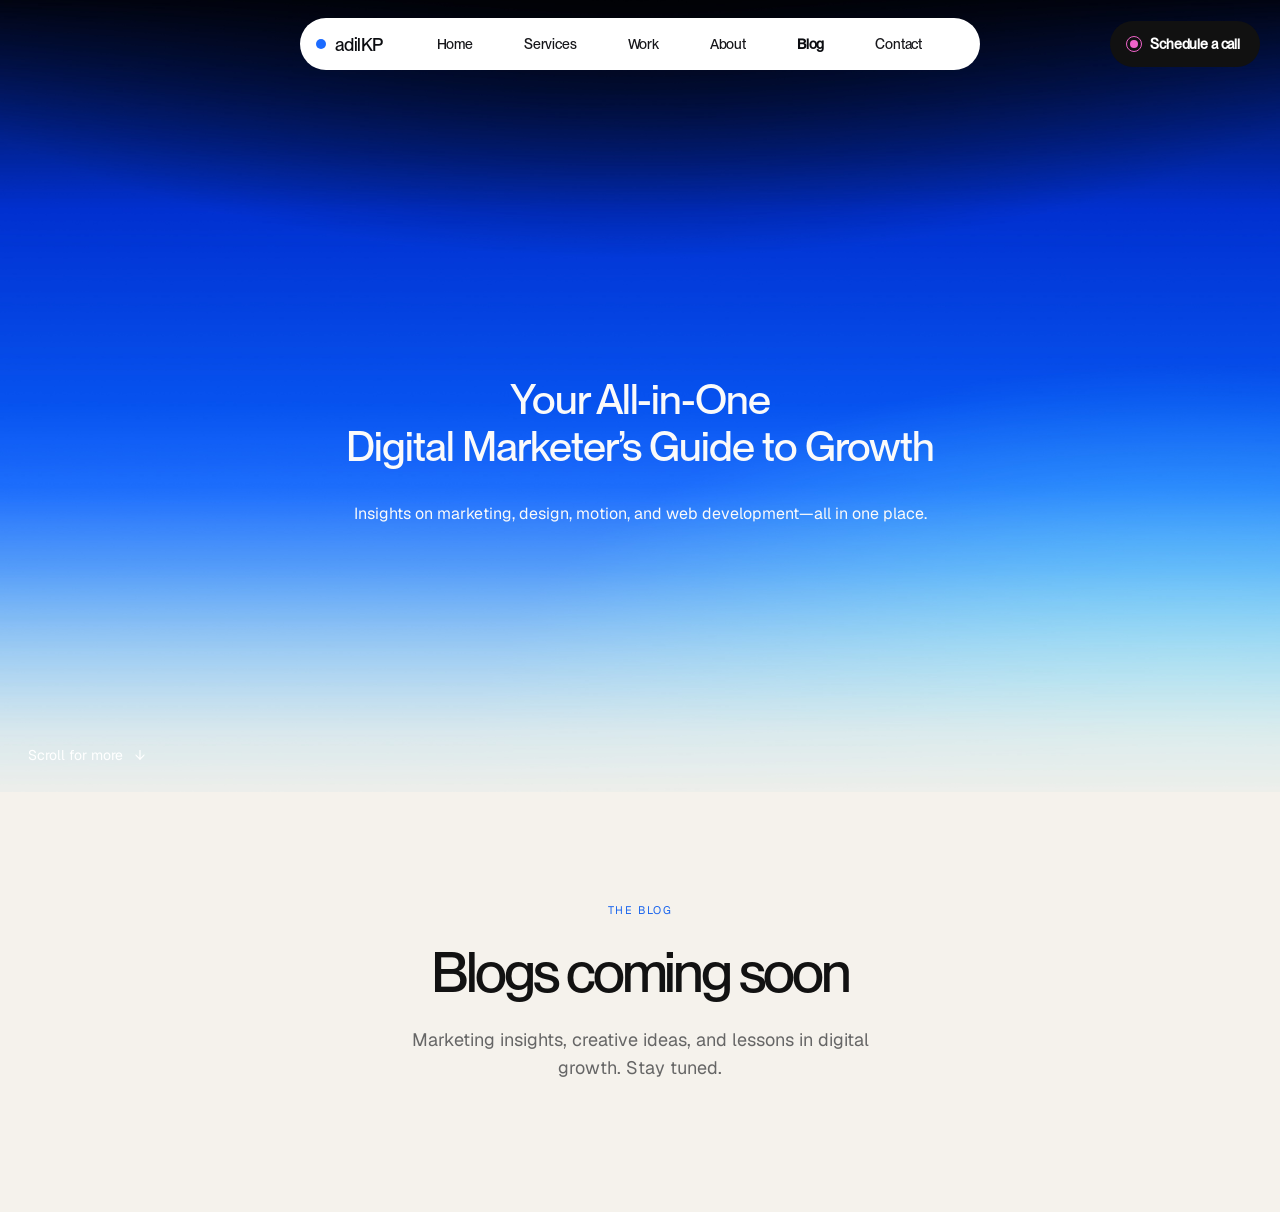
<file: blog/index.html>
<!doctype html>
<html lang="en">
<head>
  <meta charset="utf-8">
  <meta name="viewport" content="width=device-width,initial-scale=1">
  <base href="/">
  <title>Blog — Mohammed Adil KP</title>
  <meta name="description" content="Insights on marketing, design, motion, and web development—all in one place.">
  <link rel="canonical" href="https://adilkp.vercel.app/blog">
  <link rel="icon" href="assets/favicon.svg" type="image/svg+xml">
  <link rel="stylesheet" href="css/style.css?v=33">
  <link rel="preload" as="image" href="assets/hero-background.jpg" type="image/jpeg">
  <link rel="preload" href="assets/fonts/ppneuemontreal-medium.otf" as="font" type="font/otf" crossorigin>
  <link rel="preload" href="assets/fonts/geist-variable.ttf" as="font" type="font/ttf" crossorigin>
  <script defer src="js/blog.js"></script>
</head>
<body class="home-page blog-page">
  <a class="skip-link" href="#main">Skip to content</a>
    <header class="floating-header" id="site-header">
    <div class="header-pill-inner">
      <a class="brand-pill" href="/" aria-label="Adil KP home">
        <span class="brand-dot" aria-hidden="true"></span>
        <span class="brand-text">adilKP</span>
      </a>

      <nav class="nav-pill-track" id="navigation" aria-label="Main navigation">
        <span class="nav-hover-box" aria-hidden="true"></span>
        <a href="/" class="nav-link">Home</a>
        <a href="/services" class="nav-link">Services</a>
        <a href="/work" class="nav-link">Work</a>
        <a href="/about" class="nav-link">About</a>
        <a href="/blog" class="nav-link" aria-current="page">Blog</a>
        <a href="/contact" class="nav-link">Contact</a>
        <a href="https://calendly.com/mohammedaadhilkp" class="mobile-schedule-btn" data-schedule-call target="_blank" rel="noopener noreferrer"><span class="schedule-call-dot" aria-hidden="true"></span>Schedule a call</a>
      </nav>

      <div class="header-cta-wrap">
        <button class="mobile-toggle" aria-label="Toggle navigation" aria-expanded="false" aria-controls="navigation">
          <span></span><span></span><span></span>
        </button>
      </div>
    </div>
    <a href="https://calendly.com/mohammedaadhilkp" class="header-cta-btn" data-schedule-call target="_blank" rel="noopener noreferrer"><span class="schedule-call-dot" aria-hidden="true"></span>Schedule a call</a>
  </header>
  <main id="main">
    <section class="blog-hero" aria-labelledby="blog-heading">
      <div class="wrap">
        <h1 id="blog-heading">Your All-in-One<br>Digital Marketer’s Guide to Growth</h1>
        <p class="blog-hero-description">Insights on marketing, design, motion, and web development—all in one place.</p>
      </div>
      <a class="blog-scroll-cue" href="#upcoming-blogs">Scroll for more <span aria-hidden="true">↓</span></a>
    </section>
    <section class="blog-coming-soon" id="upcoming-blogs" aria-labelledby="upcoming-blogs-heading">
      <p class="eyebrow">THE BLOG</p>
      <h2 id="upcoming-blogs-heading">Blogs coming soon</h2>
      <p>Marketing insights, creative ideas, and lessons in digital growth. Stay tuned.</p>
    </section>
  </main>
</body>
</html>
</file>
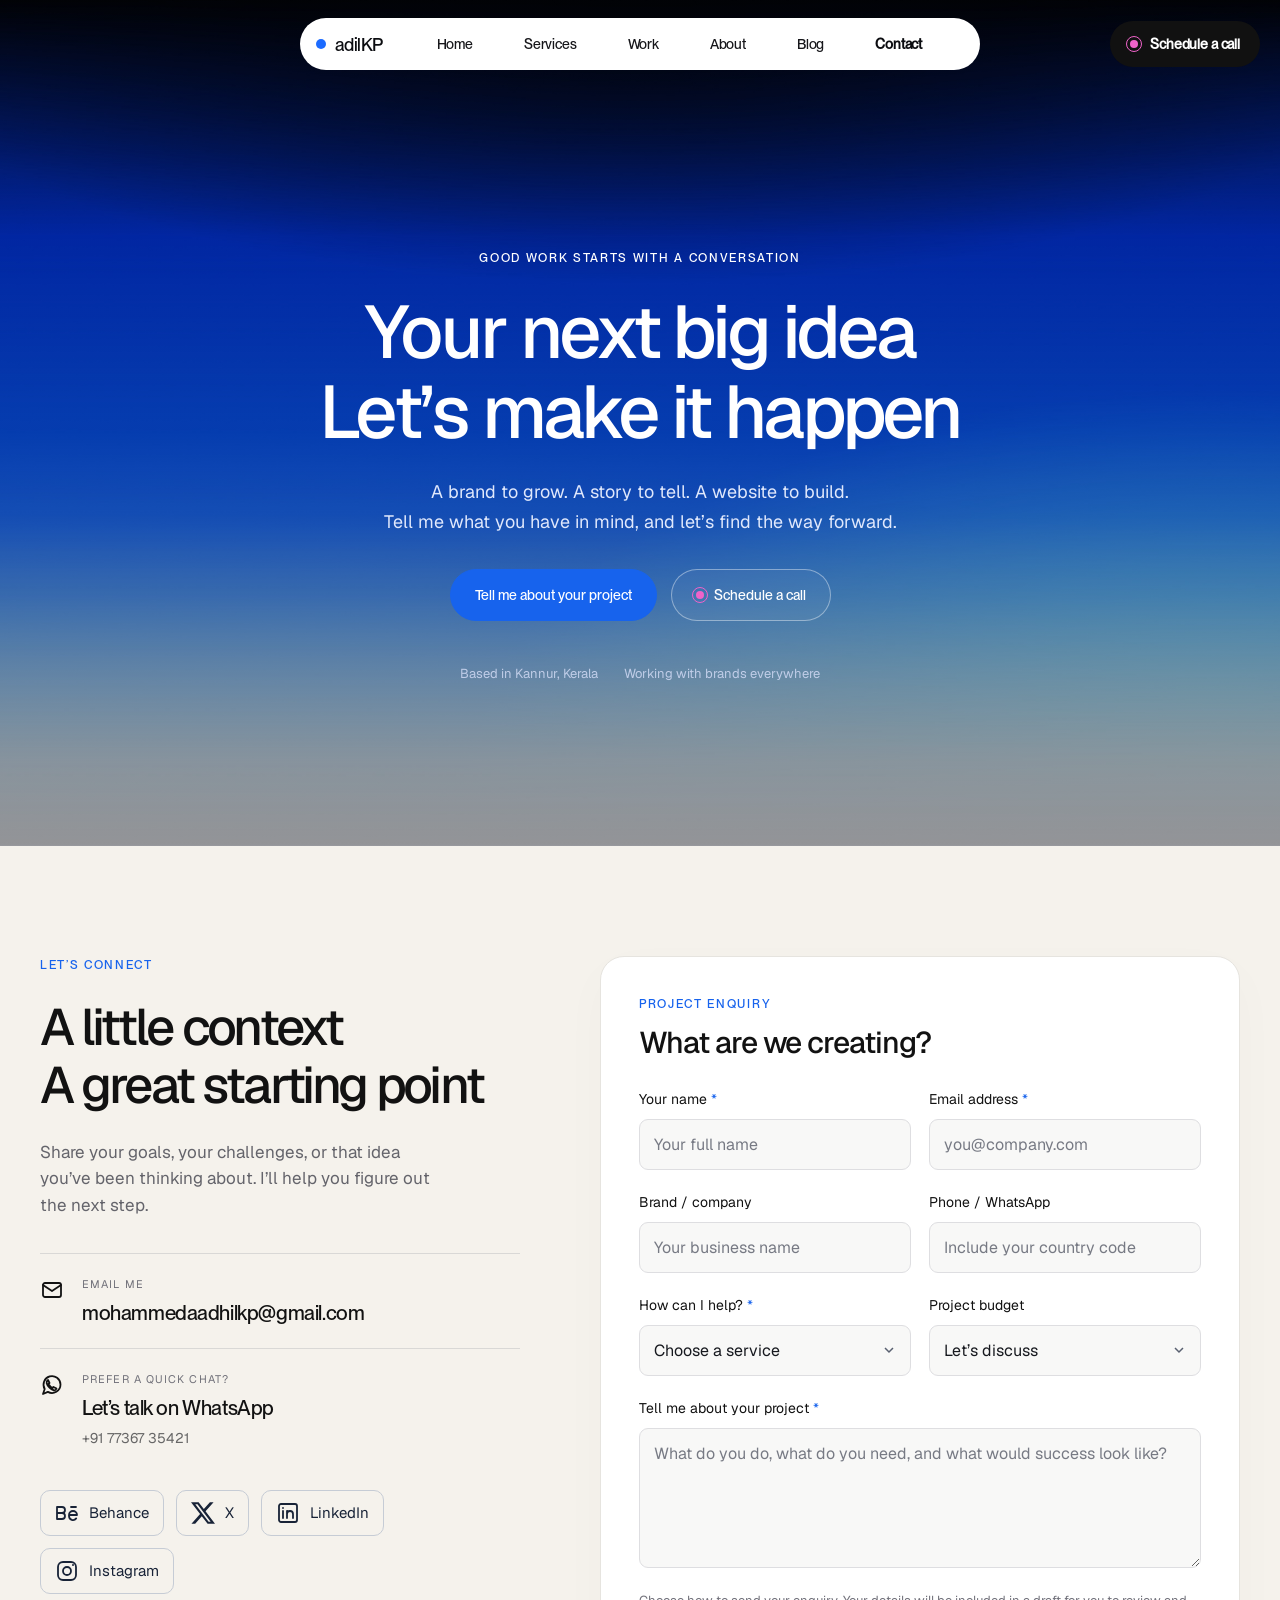
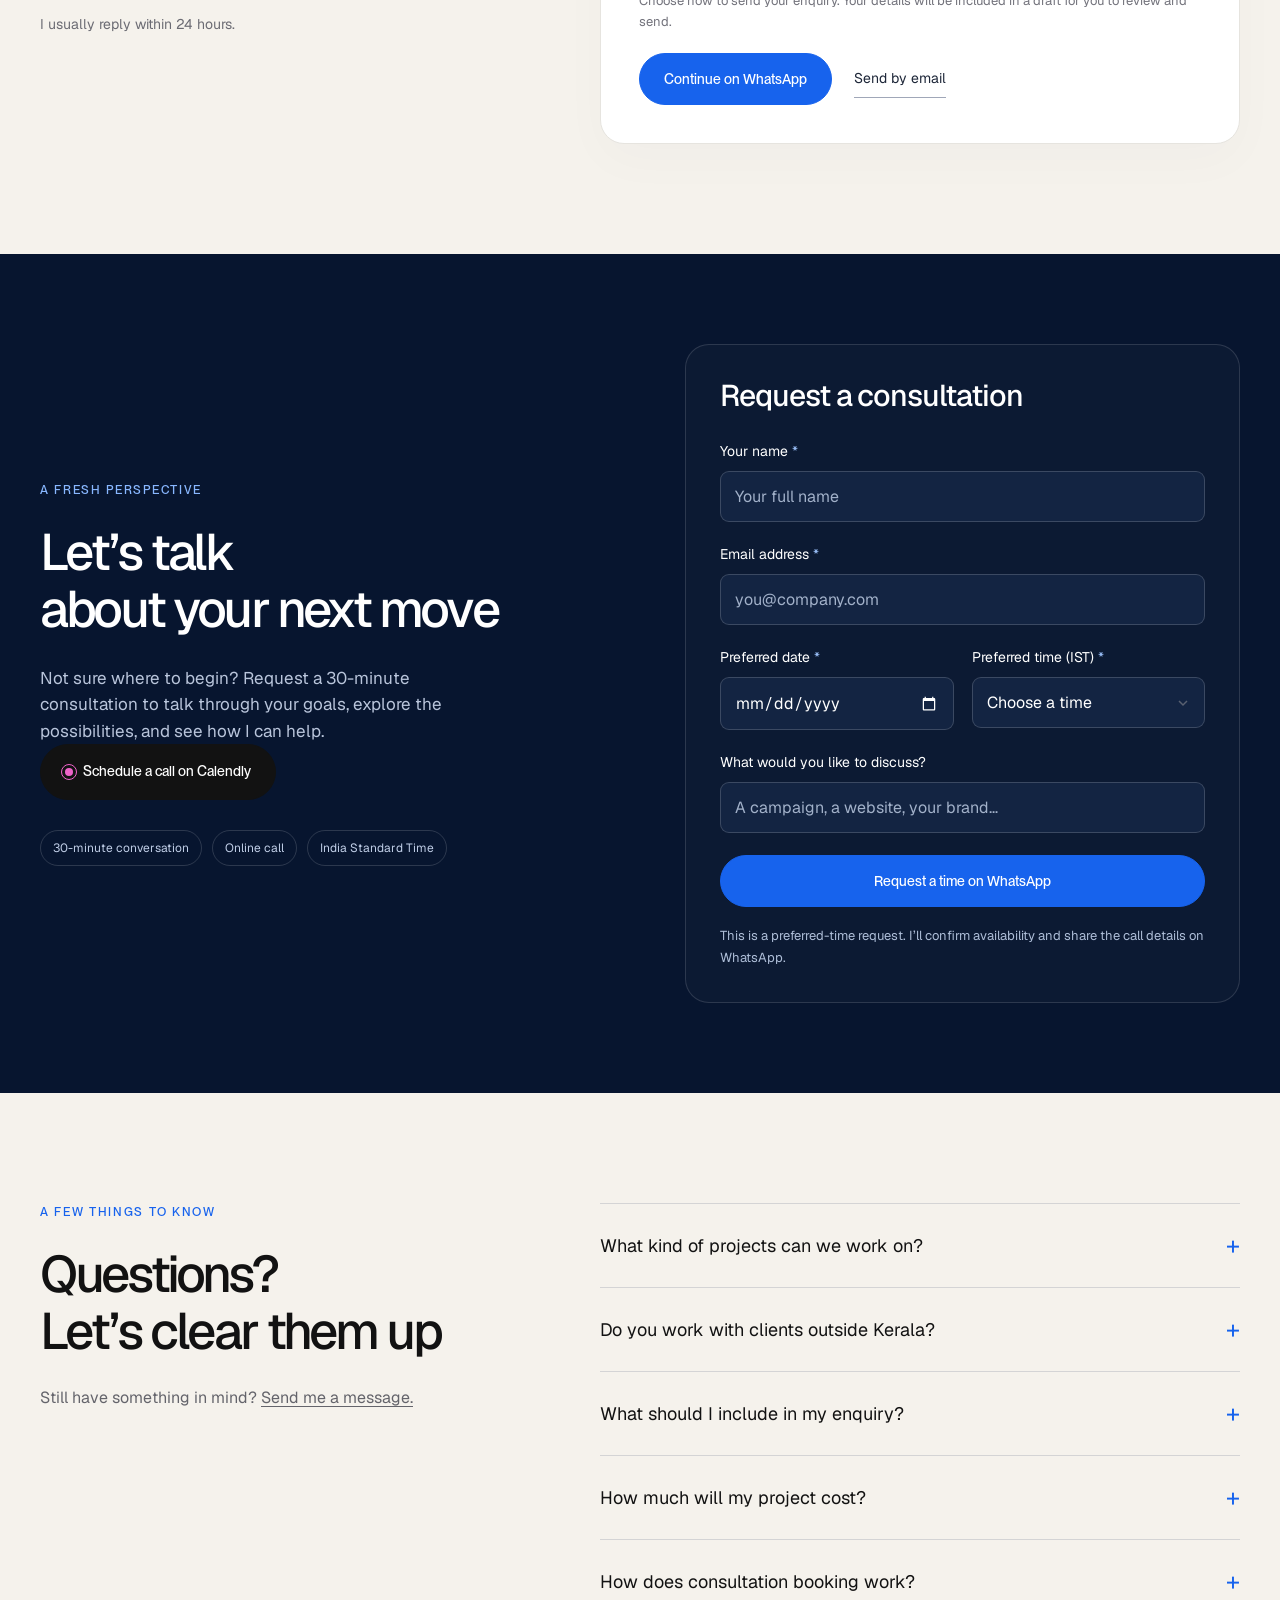
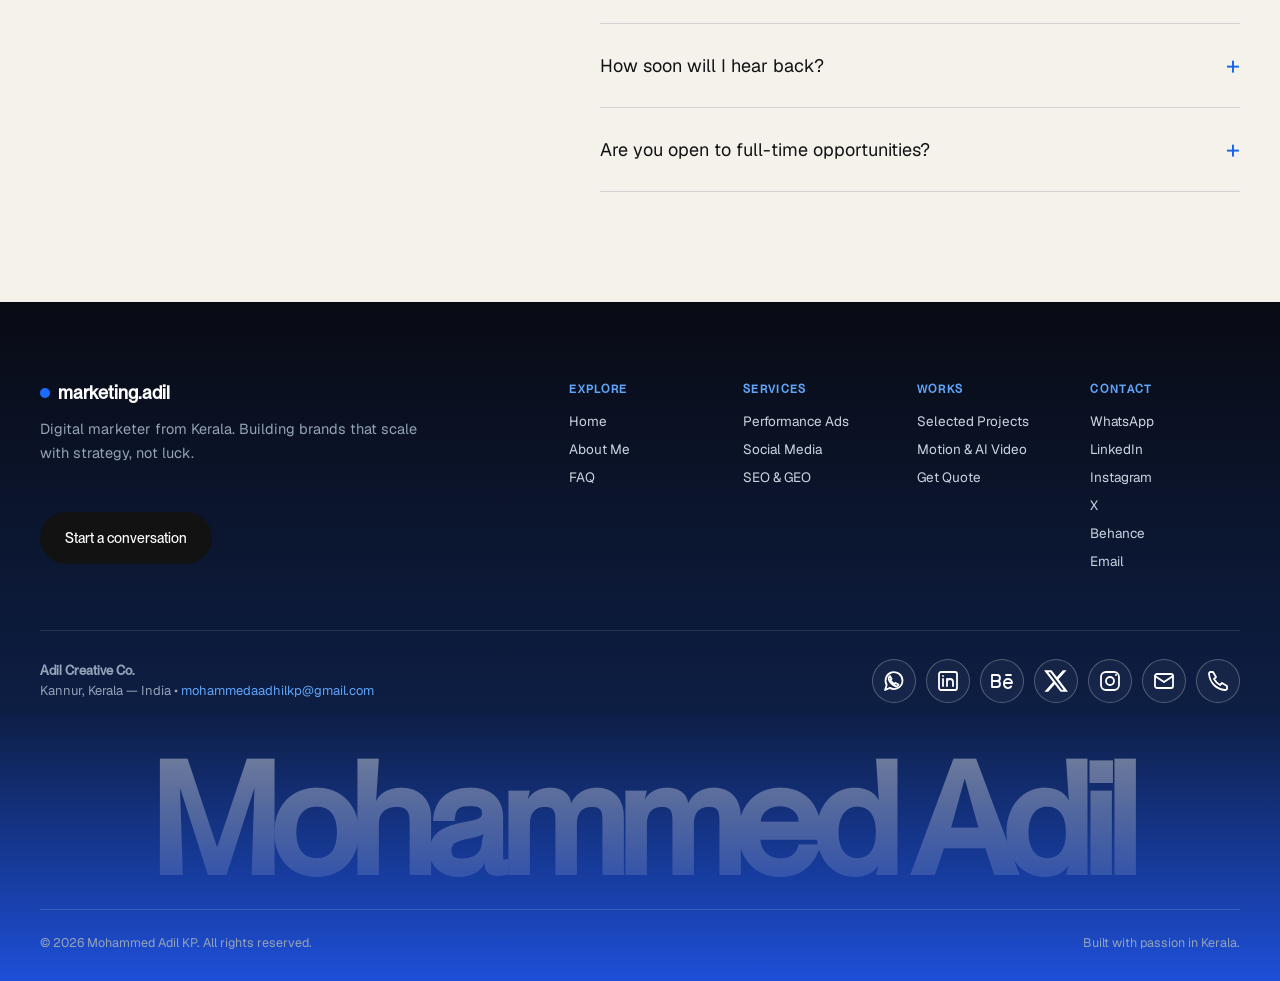
<file: contact/index.html>
<!doctype html>
<html lang="en">
<head>
  <meta charset="utf-8">
  <meta name="viewport" content="width=device-width,initial-scale=1">
  <base href="/">
  <title>Contact — Mohammed Adil KP</title>
  <meta name="description" content="Start a project, discuss your marketing goals, or request a consultation with Mohammed Adil KP.">
  <link rel="canonical" href="https://adilkp.vercel.app/contact">
  <link rel="icon" href="assets/favicon.svg" type="image/svg+xml">
  <link rel="stylesheet" href="css/style.css?v=35">
  <link rel="preload" as="image" href="assets/hero-background.jpg" type="image/jpeg">
  <link rel="preload" href="assets/fonts/ppneuemontreal-medium.otf" as="font" type="font/otf" crossorigin>
  <link rel="preload" href="assets/fonts/geist-variable.ttf" as="font" type="font/ttf" crossorigin>
  <script defer src="js/contact.js"></script>
</head>

<body class="home-page contact-page">
  <a class="skip-link" href="/contact/#main">Skip to content</a>
    <header class="floating-header" id="site-header">
    <div class="header-pill-inner">
      <a class="brand-pill" href="/" aria-label="Adil KP home">
        <span class="brand-dot" aria-hidden="true"></span>
        <span class="brand-text">adilKP</span>
      </a>

      <nav class="nav-pill-track" id="navigation" aria-label="Main navigation">
        <span class="nav-hover-box" aria-hidden="true"></span>
        <a href="/" class="nav-link">Home</a>
        <a href="/services" class="nav-link">Services</a>
        <a href="/work" class="nav-link">Work</a>
        <a href="/about" class="nav-link">About</a>
        <a href="/blog" class="nav-link">Blog</a>
        <a href="/contact" class="nav-link" aria-current="page">Contact</a>
        <a href="https://calendly.com/mohammedaadhilkp" class="mobile-schedule-btn" data-schedule-call target="_blank" rel="noopener noreferrer"><span class="schedule-call-dot" aria-hidden="true"></span>Schedule a call</a>
      </nav>

      <div class="header-cta-wrap">
        <button class="mobile-toggle" aria-label="Toggle navigation" aria-expanded="false" aria-controls="navigation">
          <span></span><span></span><span></span>
        </button>
      </div>
    </div>
    <a href="https://calendly.com/mohammedaadhilkp" class="header-cta-btn" data-schedule-call target="_blank" rel="noopener noreferrer"><span class="schedule-call-dot" aria-hidden="true"></span>Schedule a call</a>
  </header>

<main id="main">
  <section class="contact-hero" aria-labelledby="contact-title">
    <div class="wrap">
      <p class="contact-kicker">GOOD WORK STARTS WITH A CONVERSATION</p>
      <h1 id="contact-title" class="split-blur">Your next big idea<br>Let’s make it happen</h1>
      <p class="contact-hero-copy">A brand to grow. A story to tell. A website to build.<br>Tell me what you have in mind, and let’s find the way forward.</p>
      <div class="contact-actions"><a class="button contact-primary" href="/contact/#enquiry">Tell me about your project</a><a class="button contact-hero-secondary" href="https://calendly.com/mohammedaadhilkp" data-schedule-call target="_blank" rel="noopener noreferrer"><span class="schedule-call-dot" aria-hidden="true"></span>Schedule a call</a></div>
      <div class="contact-hero-note">Based in Kannur, Kerala <span>Working with brands everywhere</span></div>
    </div>
  </section>
  <section class="contact-connect wrap" id="enquiry" aria-labelledby="enquiry-title">
    <div class="contact-intro">
      <p class="contact-kicker blue">LET’S CONNECT</p>
      <h2 id="enquiry-title" class="split-blur">A little context<br>A great starting point</h2>
      <p>Share your goals, your challenges, or that idea you’ve been thinking about. I’ll help you figure out the next step.</p>
      <a class="contact-direct" href="mailto:mohammedaadhilkp@gmail.com"><svg aria-hidden="true" width="24" height="24" viewBox="0 0 24 24" fill="none" stroke="currentColor" stroke-width="1.8" stroke-linecap="round" stroke-linejoin="round"><rect x="3" y="5" width="18" height="14" rx="2"/><path d="m3 7 9 6 9-6"/></svg><span>EMAIL ME</span><strong>mohammedaadhilkp@gmail.com</strong></a>
      <a class="contact-direct" href="https://wa.me/917736735421?text=Hi%20Adil%2C%20I%27d%20like%20to%20discuss%20a%20project." target="_blank" rel="noopener noreferrer"><svg aria-hidden="true" width="24" height="24" viewBox="0 0 24 24" fill="none" stroke="currentColor" stroke-width="1.8" stroke-linecap="round" stroke-linejoin="round"><path d="M20.5 11.5a8.5 8.5 0 0 1-12.6 7.4L3 21l1.7-5A8.5 8.5 0 1 1 20.5 11.5Z"/><path d="m8 7 1.5 3-1 1c1 2 2 3 4 4l1-1 3 1.5c-1 3-4 2-7-1s-4-6-1.5-7.5Z"/></svg><span>PREFER A QUICK CHAT?</span><strong>Let’s talk on WhatsApp</strong><small>+91 77367 35421</small></a>
      <div class="contact-socials"><a href="https://www.behance.net/adil-digitalmarketer" target="_blank" rel="noopener noreferrer"><svg aria-hidden="true" width="24" height="24" viewBox="0 0 24 24" fill="none" stroke="currentColor" stroke-width="1.8" stroke-linecap="round" stroke-linejoin="round"><path d="M2 6h5a3 3 0 0 1 0 6H2V6Zm0 6h5a3 3 0 0 1 0 6H2v-6ZM16 6h5M14 14h8a4 4 0 0 0-8 0v1a4 4 0 0 0 7.2 2.4"/></svg><span>Behance</span></a><a href="https://x.com/mohdadilkp" target="_blank" rel="noopener noreferrer"><svg aria-hidden="true" width="24" height="24" viewBox="0 0 24 24" fill="currentColor"><path d="M18.901 1.153h3.68l-8.04 9.19L24 22.846h-7.406l-5.8-7.584-6.64 7.584H.47l8.6-9.835L0 1.154h7.594l5.243 6.932 6.064-6.933Zm-1.29 19.49h2.039L6.487 3.24H4.3l13.31 17.403Z"/></svg><span>X</span></a><a href="https://www.linkedin.com/in/mohammedadilkp/" target="_blank" rel="noopener noreferrer"><svg aria-hidden="true" width="24" height="24" viewBox="0 0 24 24" fill="none" stroke="currentColor" stroke-width="1.8" stroke-linecap="round" stroke-linejoin="round"><rect x="3" y="3" width="18" height="18" rx="2"/><path d="M7 10v7m0-10v.1M11 17v-7m0 3c0-4 6-4 6 0v4"/></svg><span>LinkedIn</span></a><a href="https://www.instagram.com/aadhil.l/" target="_blank" rel="noopener noreferrer"><svg aria-hidden="true" width="24" height="24" viewBox="0 0 24 24" fill="none" stroke="currentColor" stroke-width="1.8" stroke-linecap="round" stroke-linejoin="round"><rect x="3" y="3" width="18" height="18" rx="5"/><circle cx="12" cy="12" r="4"/><circle cx="18" cy="6" r="1" fill="currentColor" stroke="none"/></svg><span>Instagram</span></a></div>
      <p class="contact-small">I usually reply within 24 hours.</p>
    </div>
    <div class="contact-panel">
      <p class="contact-kicker">PROJECT ENQUIRY</p><h3>What are we creating?</h3>
      <form id="project-enquiry" action="https://wa.me/917736735421" method="get">
        <div class="contact-field-grid">
          <div class="contact-field"><label for="enquiry-name">Your name <span>*</span></label><input id="enquiry-name" name="name" autocomplete="name" required maxlength="100" placeholder="Your full name"></div>
          <div class="contact-field"><label for="enquiry-email">Email address <span>*</span></label><input id="enquiry-email" name="email" type="email" autocomplete="email" required maxlength="160" placeholder="you@company.com"></div>
          <div class="contact-field"><label for="enquiry-company">Brand / company</label><input id="enquiry-company" name="company" autocomplete="organization" maxlength="150" placeholder="Your business name"></div>
          <div class="contact-field"><label for="enquiry-phone">Phone / WhatsApp</label><input id="enquiry-phone" name="phone" type="tel" autocomplete="tel" maxlength="40" placeholder="Include your country code"></div>
          <div class="contact-field"><label for="enquiry-service">How can I help? <span>*</span></label><select id="enquiry-service" name="service" required><option value="">Choose a service</option>Meta &amp; Google Ads</option>SEO &amp; Google Business Profile</option>Social media management</option>Motion graphics &amp; video</option>Website design &amp; development</option>Full-time opportunity</option>Something else</option></select></div>
          <div class="contact-field"><label for="enquiry-budget">Project budget</label><select id="enquiry-budget" name="budget"><option>Let’s discuss</option>Under ₹25,000</option>₹25,000–₹50,000</option>₹50,000–₹1,00,000</option>₹1,00,000+</option></select></div>
        </div>
        <div class="contact-field"><label for="enquiry-message">Tell me about your project <span>*</span></label><textarea id="enquiry-message" name="message" required minlength="10" maxlength="3000" rows="5" placeholder="What do you do, what do you need, and what would success look like?"></textarea></div>
        <p class="contact-form-note">Choose how to send your enquiry. Your details will be included in a draft for you to review and send.</p>
        <div class="contact-form-actions"><button type="submit" class="button contact-primary" name="channel" value="whatsapp">Continue on WhatsApp</button><button type="submit" class="contact-email-button" name="channel" value="email">Send by email</button></div>
        <p class="contact-feedback" id="enquiry-feedback" role="status" aria-live="polite"></p>
        <noscript><p>To send your project details, <a href="mailto:mohammedaadhilkp@gmail.com">email me directly</a> or <a href="https://wa.me/917736735421">open WhatsApp</a>.</p></noscript>
      </form>
    </div>
  </section>
  <section class="consultation-section" id="consultation" aria-labelledby="consultation-title">
    <div class="wrap consultation-grid">
      <div><p class="contact-kicker">A FRESH PERSPECTIVE</p><h2 id="consultation-title" class="split-blur">Let’s talk<br>about your next move</h2><p>Not sure where to begin? Request a 30-minute consultation to talk through your goals, explore the possibilities, and see how I can help.</p><p><a class="button" href="https://calendly.com/mohammedaadhilkp" data-schedule-call target="_blank" rel="noopener noreferrer"><span class="schedule-call-dot" aria-hidden="true"></span>Schedule a call on Calendly</a></p><div class="consultation-tags"><span>30-minute conversation</span><span>Online call</span><span>India Standard Time</span></div></div>
      <form id="consultation-request" class="consultation-form" action="https://wa.me/917736735421" method="get">
        <h3>Request a consultation</h3>
        <div class="contact-field"><label for="booking-name">Your name <span>*</span></label><input id="booking-name" name="name" autocomplete="name" required maxlength="100" placeholder="Your full name"></div>
        <div class="contact-field"><label for="booking-email">Email address <span>*</span></label><input id="booking-email" name="email" type="email" autocomplete="email" required maxlength="160" placeholder="you@company.com"></div>
        <div class="contact-field-grid"><div class="contact-field"><label for="booking-date">Preferred date <span>*</span></label><input id="booking-date" name="date" type="date" required></div><div class="contact-field"><label for="booking-time">Preferred time (IST) <span>*</span></label><select id="booking-time" name="time" required><option value="">Choose a time</option><option>10:00 AM</option><option>11:00 AM</option><option>12:00 PM</option><option>2:00 PM</option><option>3:00 PM</option><option>4:00 PM</option><option>5:00 PM</option></select></div></div>
        <div class="contact-field"><label for="booking-topic">What would you like to discuss?</label><input id="booking-topic" name="topic" maxlength="400" placeholder="A campaign, a website, your brand…"></div>
        <button class="button" type="submit">Request a time on WhatsApp</button><p class="contact-form-note">This is a preferred-time request. I’ll confirm availability and share the call details on WhatsApp.</p><p class="contact-feedback" id="booking-feedback" role="status" aria-live="polite"></p>
        <noscript><p><a href="https://wa.me/917736735421">Message me on WhatsApp to arrange a time.</a></p></noscript>
      </form>
    </div>
  </section>
  <section class="contact-faq wrap" id="contact-faq" aria-labelledby="contact-faq-title">
    <div><p class="contact-kicker blue">A FEW THINGS TO KNOW</p><h2 id="contact-faq-title" class="split-blur">Questions?<br>Let’s clear them up</h2><p>Still have something in mind? <a href="mailto:mohammedaadhilkp@gmail.com">Send me a message.</a></p></div>
    <div class="contact-faq-list">
      <details><summary>What kind of projects can we work on?<span aria-hidden="true">+</span></summary><p>I work on Meta and Google Ads, SEO, social media, motion graphics, video, and website design and development. Share your goals and we can work out the right scope.</p></details>
<details><summary>Do you work with clients outside Kerala?<span aria-hidden="true">+</span></summary><p>Yes. We can collaborate remotely through online calls, email, and WhatsApp. Let me know your location and time zone when you get in touch.</p></details>
<details><summary>What should I include in my enquiry?<span aria-hidden="true">+</span></summary><p>Tell me about your business, the service you need, your main goals, and any deadline or budget you have in mind. It’s fine if you’re still figuring things out.</p></details>
<details><summary>How much will my project cost?<span aria-hidden="true">+</span></summary><p>Pricing depends on the scope, deliverables, and timeline. After understanding your requirements, I’ll share a tailored proposal for you to review.</p></details>
<details><summary>How does consultation booking work?<span aria-hidden="true">+</span></summary><p>Use “Schedule a call” to choose an available time on Calendly. You can also send a preferred date and time in IST using the WhatsApp form; I’ll confirm availability and share the call details for those requests.</p></details>
<details><summary>How soon will I hear back?<span aria-hidden="true">+</span></summary><p>I usually reply within 24 hours. If your project is time-sensitive, mention your deadline in the message.</p></details>
<details><summary>Are you open to full-time opportunities?<span aria-hidden="true">+</span></summary><p>Yes. I’m open to full-time roles, including Saudi Arabia and remote opportunities, as well as freelance projects. Share the role and relevant details by email.</p></details>
    </div>
  </section>
</main>
  <footer class="footer-luxury">
    <div class="wrap">
      <div class="footer-top-grid">
        <div class="footer-brand-col">
          <a class="footer-logo" href="index.html">
            <span class="brand-dot" aria-hidden="true"></span>
            <span>marketing.adil</span>
          </a>
          <p class="footer-tagline-text">Digital marketer from Kerala. Building brands that scale with strategy, not luck.</p>
          <a class="button" href="/contact/#enquiry">Start a conversation</a>
        </div>

        <div class="footer-nav-cols">
          <div>
            <div class="footer-col-title">Explore</div>
            <div class="footer-col-links">
              <a href="index.html">Home</a>
              <a href="/#about">About Me</a>
              <a href="/contact/#contact-faq">FAQ</a>
            </div>
          </div>
          <div>
            <div class="footer-col-title">Services</div>
            <div class="footer-col-links">
              <a href="/#services">Performance Ads</a>
              <a href="/#services">Social Media</a>
              <a href="/#services">SEO &amp; GEO</a>
            </div>
          </div>
          <div>
            <div class="footer-col-title">Works</div>
            <div class="footer-col-links">
              <a href="/#work">Selected Projects</a>
              <a href="/#videos">Motion &amp; AI Video</a>
              <a href="/contact/#enquiry">Get Quote</a>
            </div>
          </div>
          <div>
            <div class="footer-col-title">Contact</div>
            <div class="footer-col-links">
              <a href="https://wa.me/917736735421" target="_blank" rel="noopener noreferrer">WhatsApp</a>
              <a href="https://www.linkedin.com/in/mohammedadilkp/" target="_blank" rel="noopener noreferrer">LinkedIn</a>
              <a href="https://www.instagram.com/aadhil.l/" target="_blank" rel="noopener noreferrer">Instagram</a>
              <a href="https://x.com/mohdadilkp" target="_blank" rel="noopener noreferrer">X</a>
              <a href="https://www.behance.net/adil-digitalmarketer" target="_blank" rel="noopener noreferrer">Behance</a>
              <a href="mailto:mohammedaadhilkp@gmail.com">Email</a>
            </div>
          </div>
        </div>
      </div>

      <div class="footer-info-bar">
        <div class="footer-company-info">
          <strong>Adil Creative Co.</strong><br>
          Kannur, Kerala — India • <a href="mailto:mohammedaadhilkp@gmail.com" style="color:#60a5fa;">mohammedaadhilkp@gmail.com</a>
        </div>
        <div class="footer-social-icons">
          <a href="https://wa.me/917736735421" aria-label="WhatsApp" title="WhatsApp" target="_blank" rel="noopener noreferrer"><svg aria-hidden="true" width="24" height="24" viewBox="0 0 24 24" fill="none" stroke="currentColor" stroke-width="1.8" stroke-linecap="round" stroke-linejoin="round"><path d="M20.5 11.5a8.5 8.5 0 0 1-12.6 7.4L3 21l1.7-5A8.5 8.5 0 1 1 20.5 11.5Z"/><path d="m8 7 1.5 3-1 1c1 2 2 3 4 4l1-1 3 1.5c-1 3-4 2-7-1s-4-6-1.5-7.5Z"/></svg></a>
          <a href="https://www.linkedin.com/in/mohammedadilkp/" aria-label="LinkedIn" title="LinkedIn" target="_blank" rel="noopener noreferrer"><svg aria-hidden="true" width="24" height="24" viewBox="0 0 24 24" fill="none" stroke="currentColor" stroke-width="1.8" stroke-linecap="round" stroke-linejoin="round"><rect x="3" y="3" width="18" height="18" rx="2"/><path d="M7 10v7m0-10v.1M11 17v-7m0 3c0-4 6-4 6 0v4"/></svg></a>
          <a href="https://www.behance.net/adil-digitalmarketer" aria-label="Behance" title="Behance" target="_blank" rel="noopener noreferrer"><svg aria-hidden="true" width="24" height="24" viewBox="0 0 24 24" fill="none" stroke="currentColor" stroke-width="1.8" stroke-linecap="round" stroke-linejoin="round"><path d="M2 6h5a3 3 0 0 1 0 6H2V6Zm0 6h5a3 3 0 0 1 0 6H2v-6ZM16 6h5M14 14h8a4 4 0 0 0-8 0v1a4 4 0 0 0 7.2 2.4"/></svg></a>
          <a href="https://x.com/mohdadilkp" aria-label="X" title="X" target="_blank" rel="noopener noreferrer"><svg aria-hidden="true" width="24" height="24" viewBox="0 0 24 24" fill="currentColor"><path d="M18.901 1.153h3.68l-8.04 9.19L24 22.846h-7.406l-5.8-7.584-6.64 7.584H.47l8.6-9.835L0 1.154h7.594l5.243 6.932 6.064-6.933Zm-1.29 19.49h2.039L6.487 3.24H4.3l13.31 17.403Z"/></svg></a>
          <a href="https://www.instagram.com/aadhil.l/" aria-label="Instagram" title="Instagram" target="_blank" rel="noopener noreferrer"><svg aria-hidden="true" width="24" height="24" viewBox="0 0 24 24" fill="none" stroke="currentColor" stroke-width="1.8" stroke-linecap="round" stroke-linejoin="round"><rect x="3" y="3" width="18" height="18" rx="5"/><circle cx="12" cy="12" r="4"/><circle cx="18" cy="6" r="1" fill="currentColor" stroke="none"/></svg></a>
          <a href="mailto:mohammedaadhilkp@gmail.com" aria-label="Email" title="Email"><svg aria-hidden="true" width="24" height="24" viewBox="0 0 24 24" fill="none" stroke="currentColor" stroke-width="1.8" stroke-linecap="round" stroke-linejoin="round"><rect x="3" y="5" width="18" height="14" rx="2"/><path d="m3 7 9 6 9-6"/></svg></a>
          <a href="tel:+917736735421" aria-label="Phone" title="Phone"><svg aria-hidden="true" width="24" height="24" viewBox="0 0 24 24" fill="none" stroke="currentColor" stroke-width="1.8" stroke-linecap="round" stroke-linejoin="round"><path d="m7 3 3 5-2 2a16 16 0 0 0 6 6l2-2 5 3v3a2 2 0 0 1-2 1C10 20 4 14 3 5a2 2 0 0 1 1-2Z"/></svg></a>

        </div>
      </div>

      <div class="footer-giant-watermark" aria-hidden="true">Mohammed Adil</div>

      <div class="footer-bottom-row">
        <span>© 2026 Mohammed Adil KP. All rights reserved.</span>
        <span>Built with passion in Kerala.</span>
      </div>
    </div>
  </footer>

</body></html>
</file>
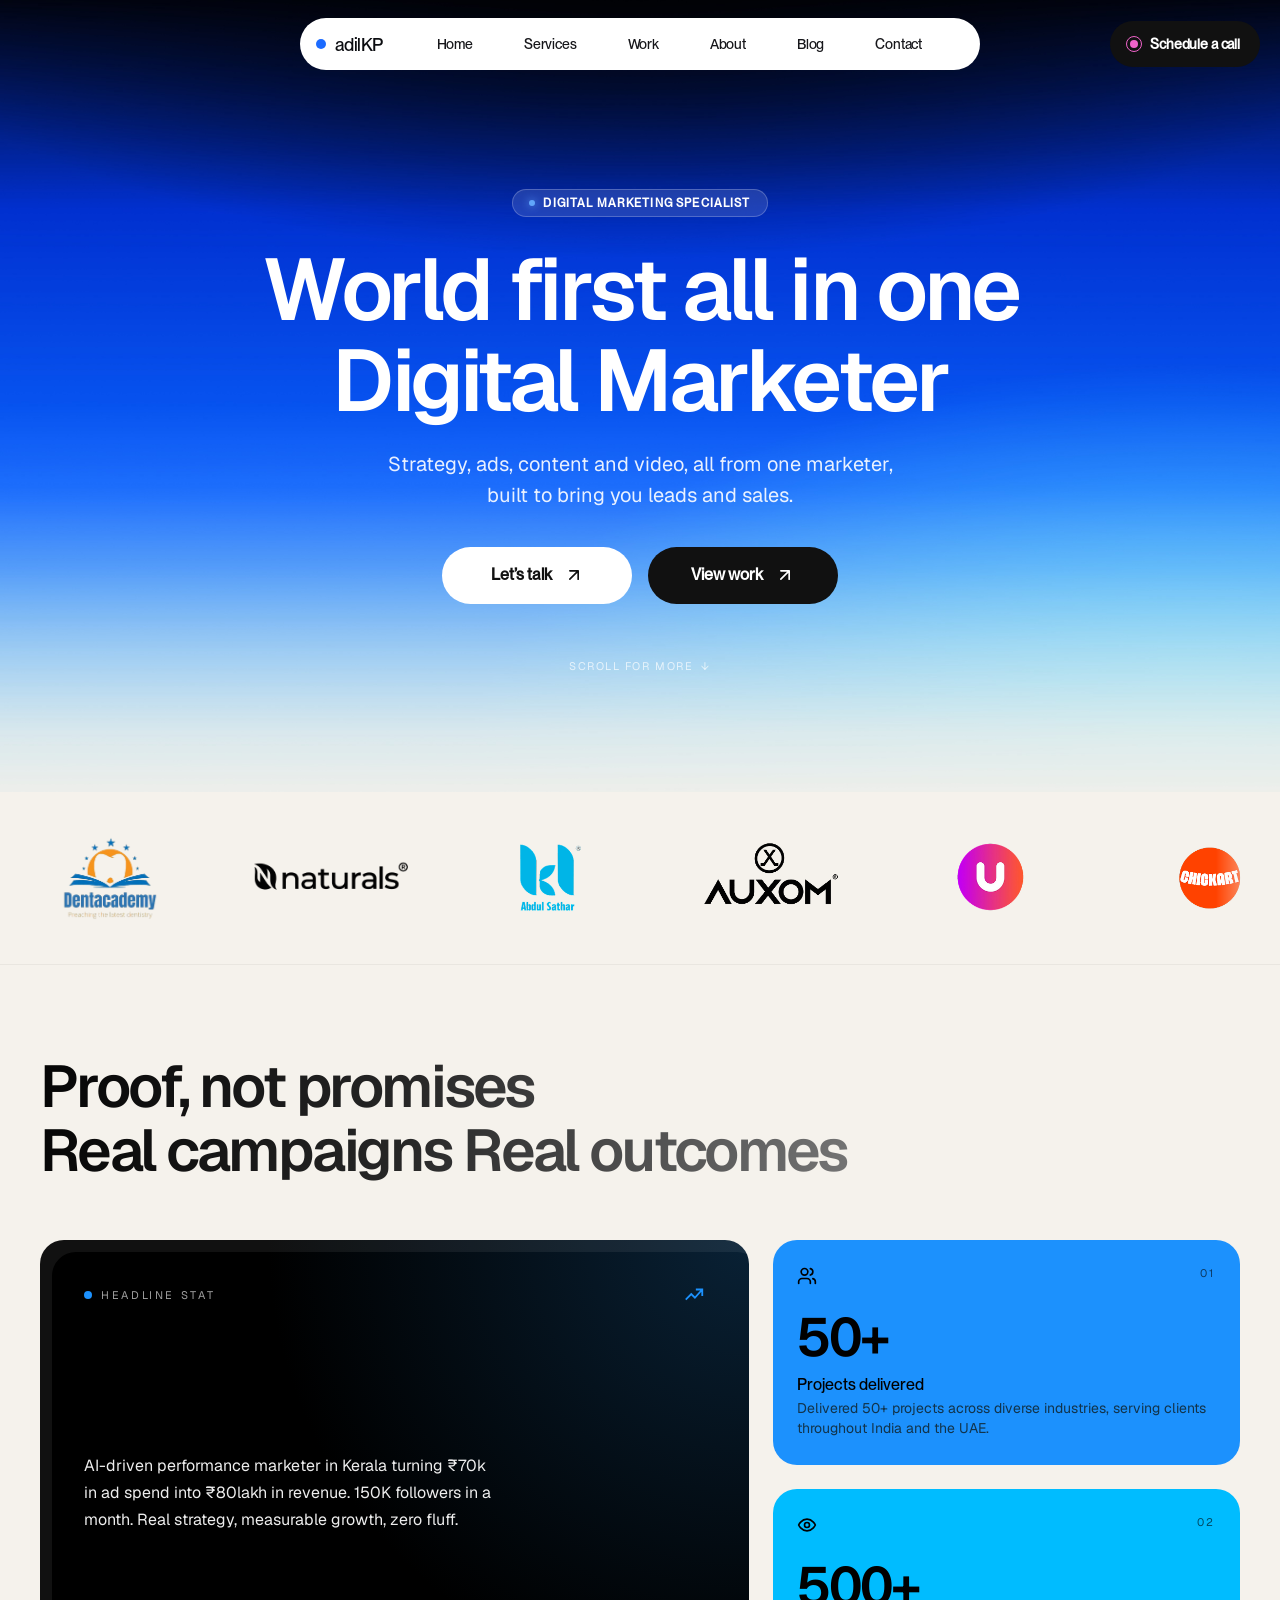
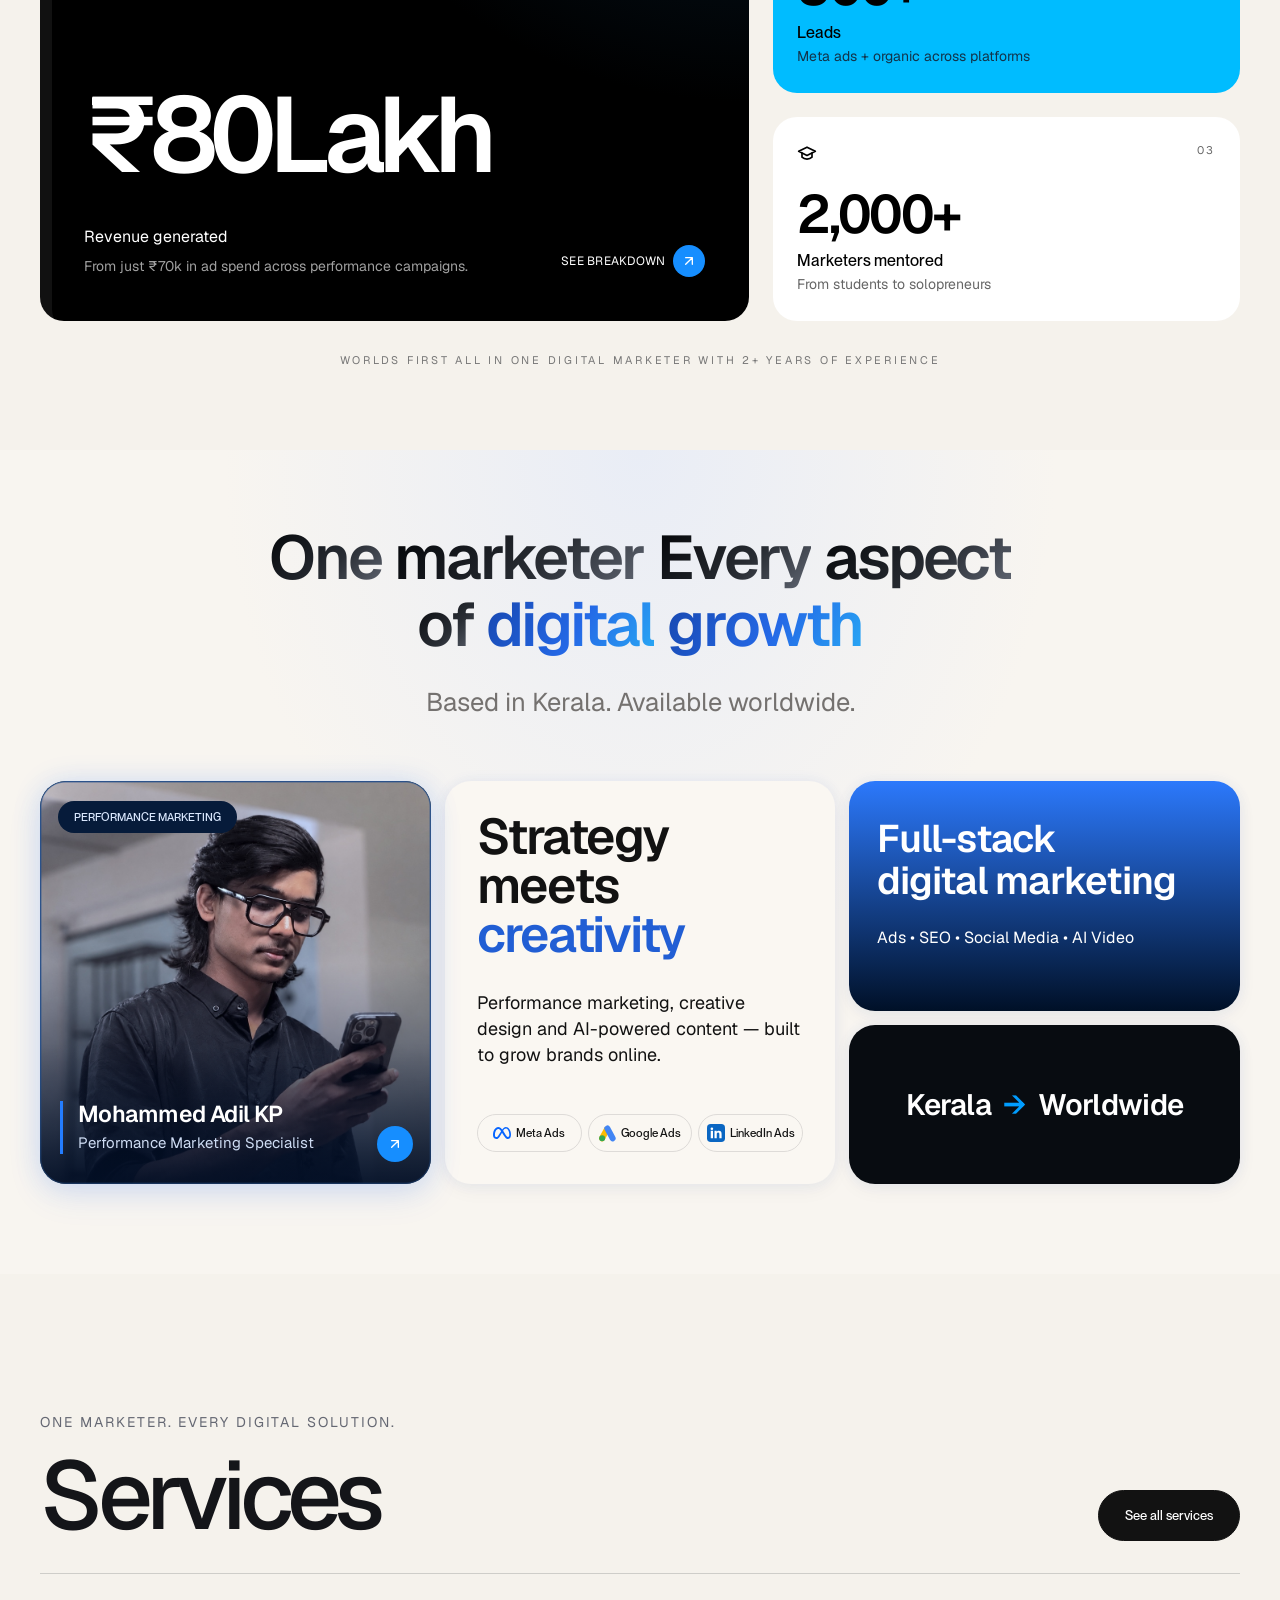
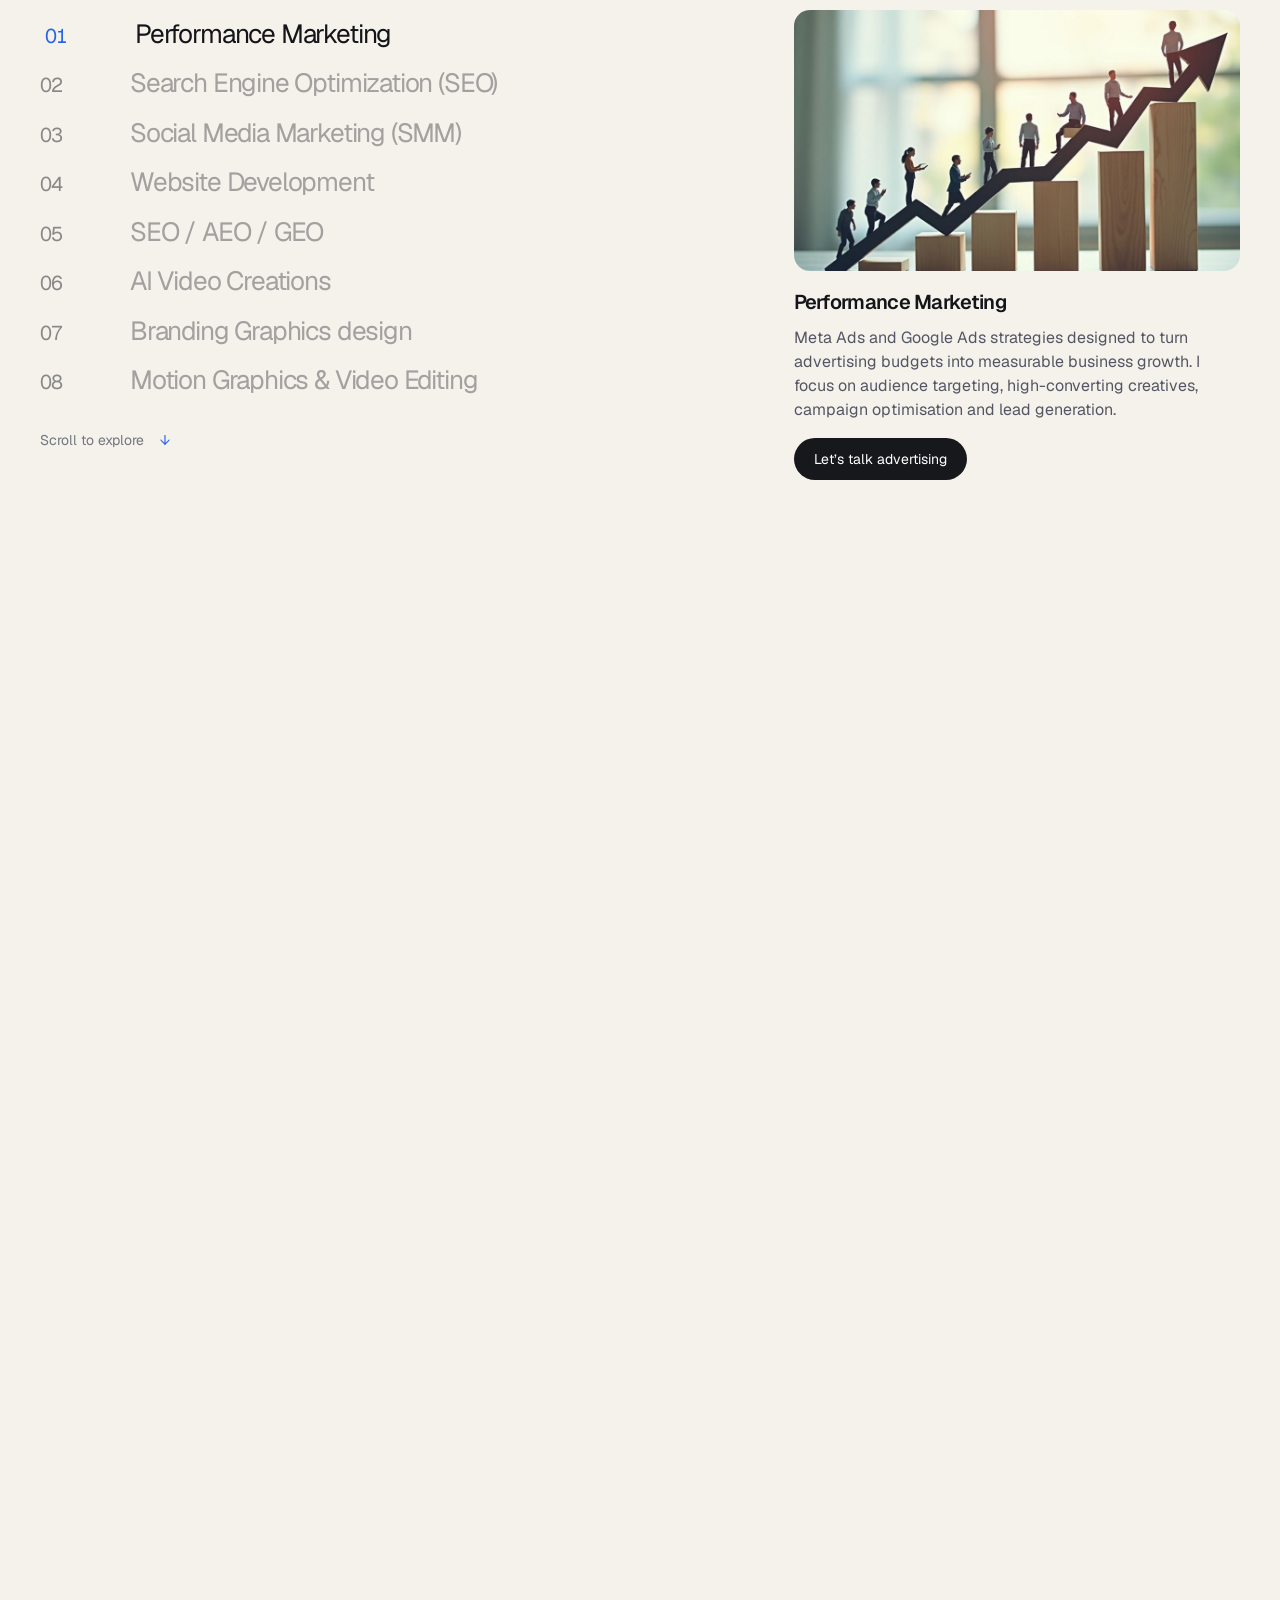
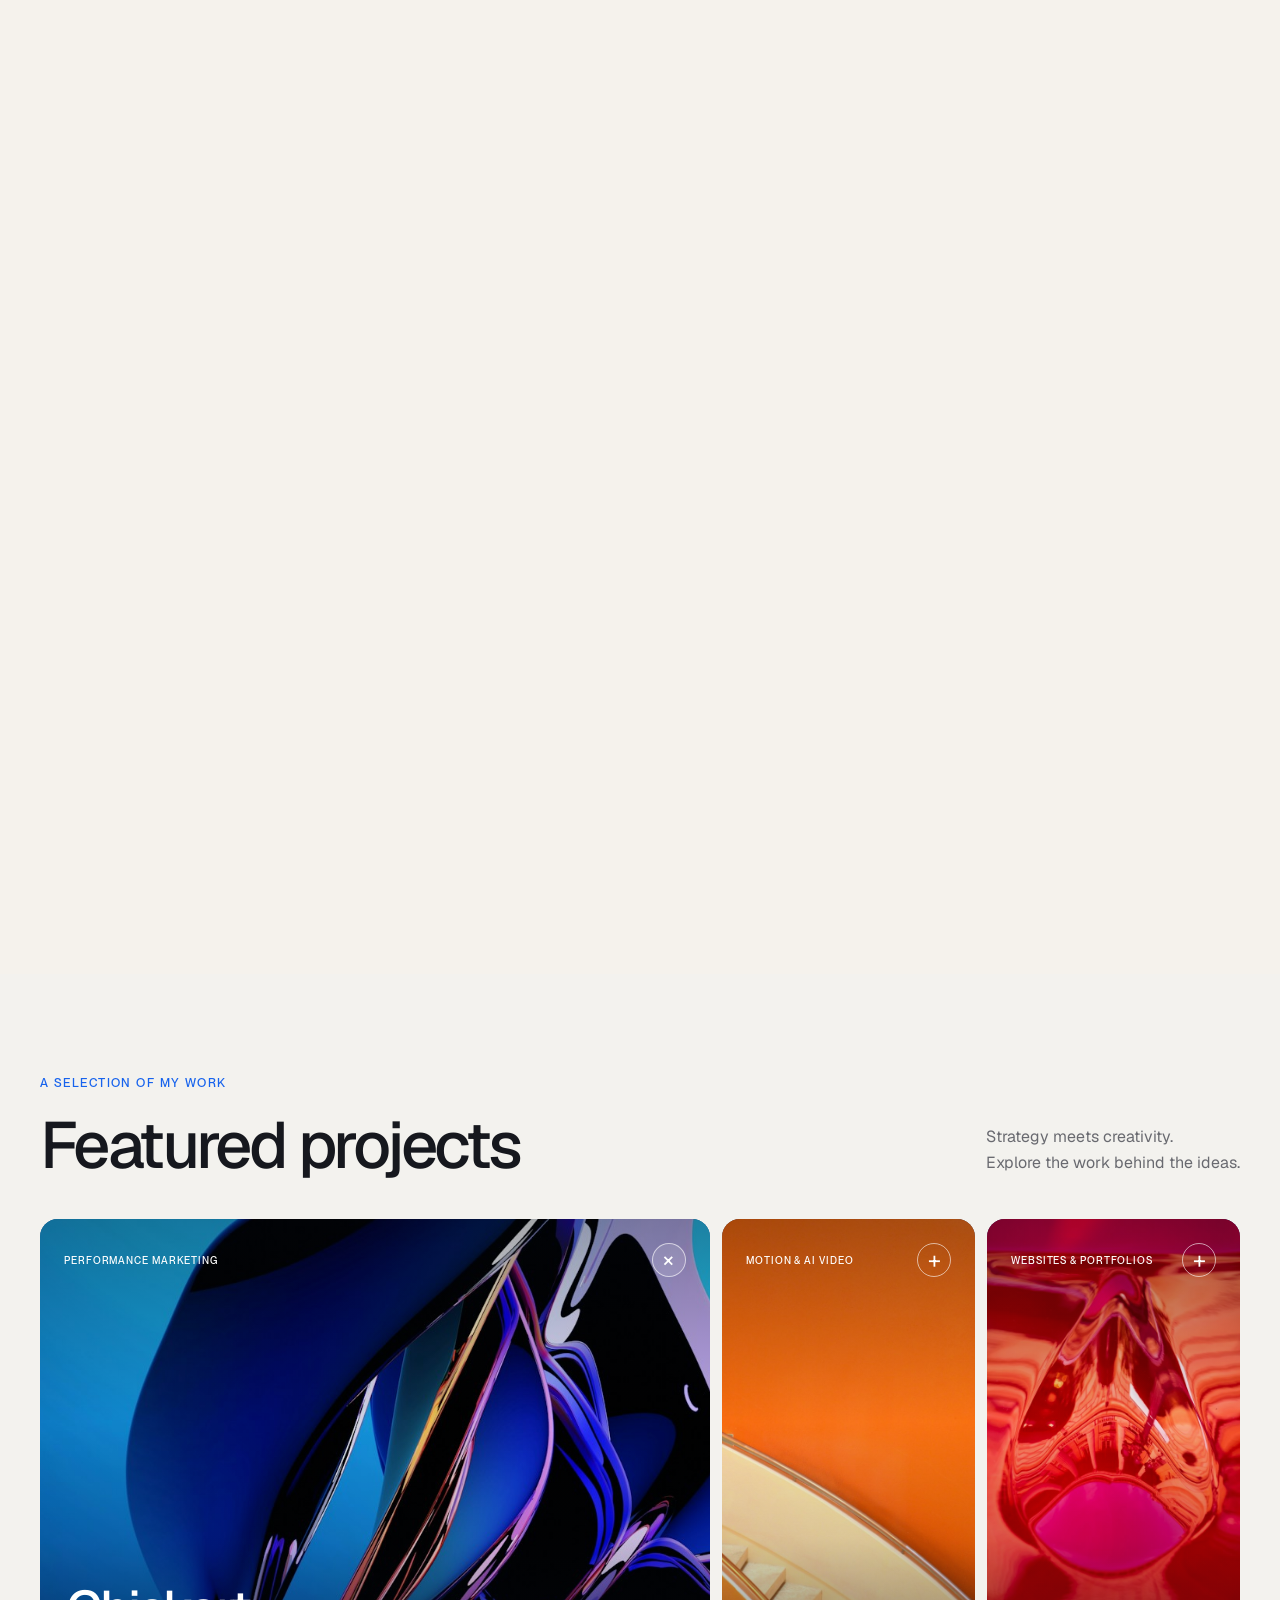
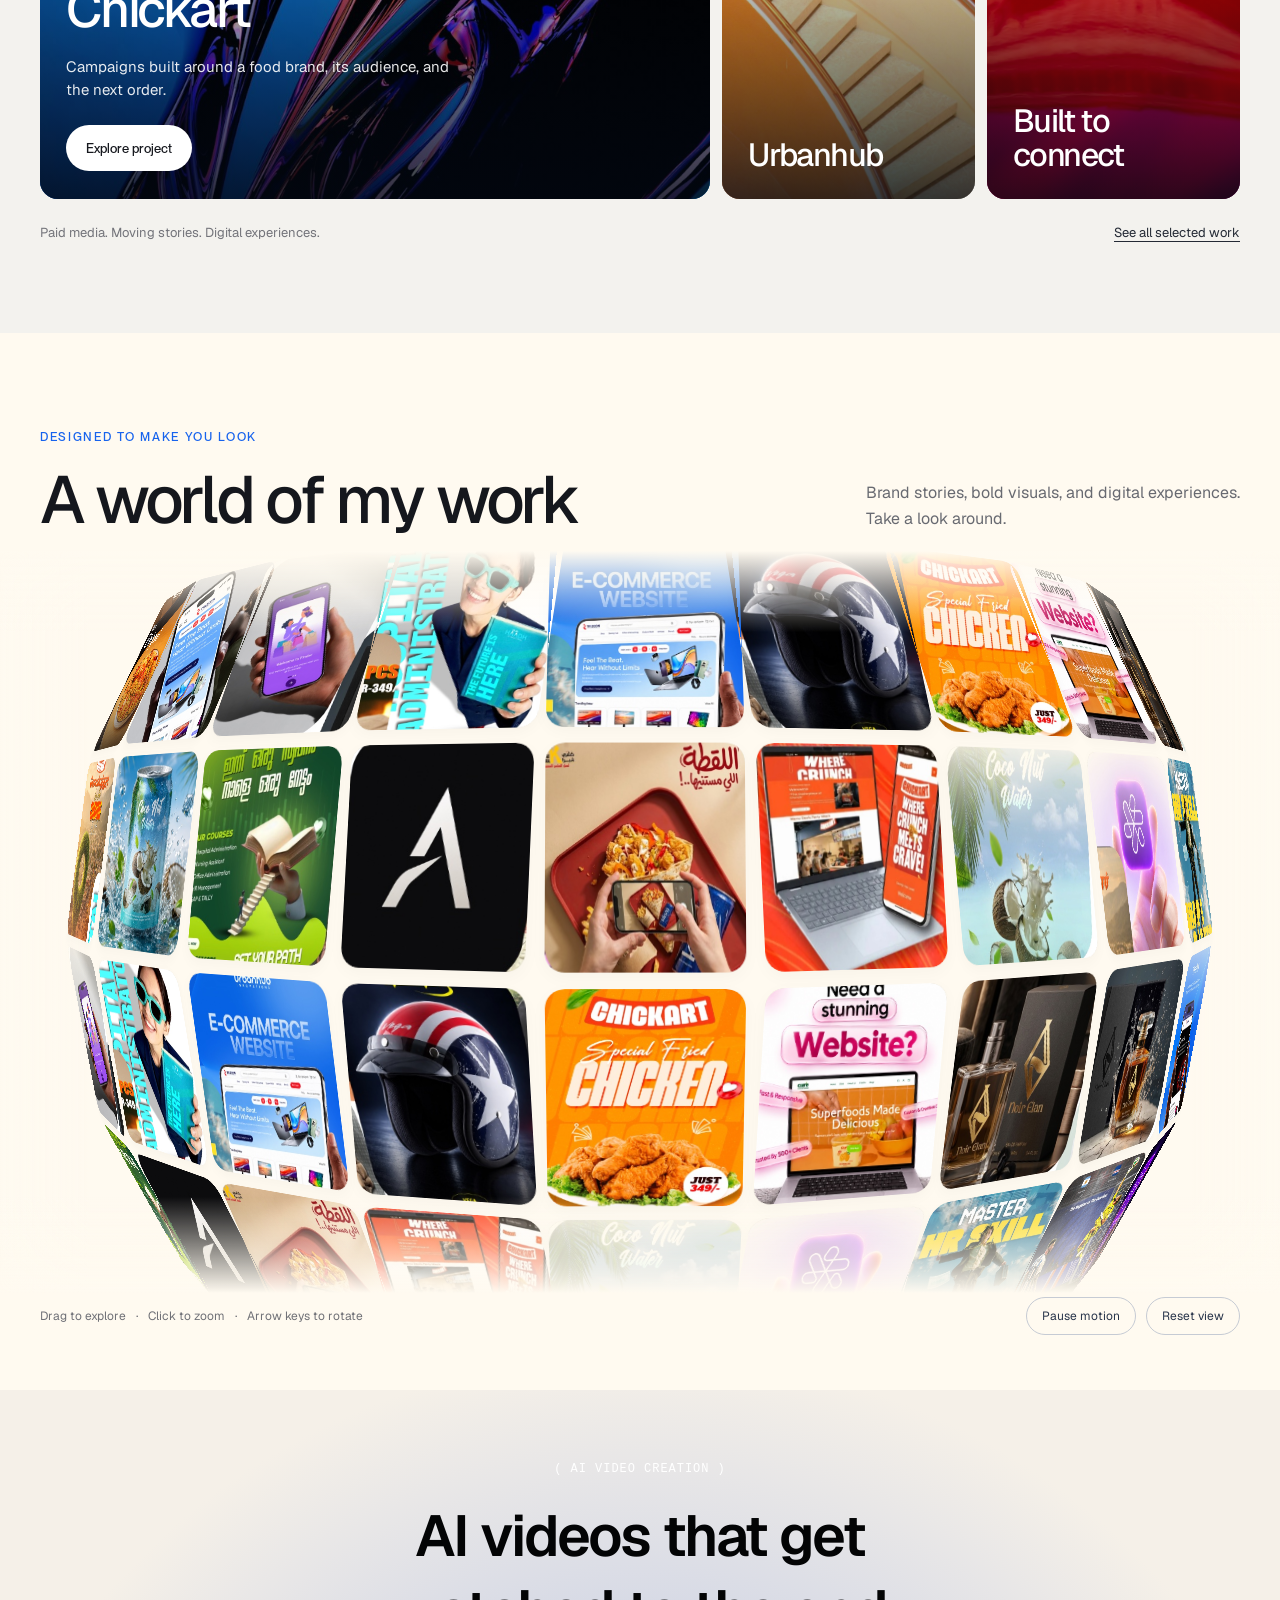
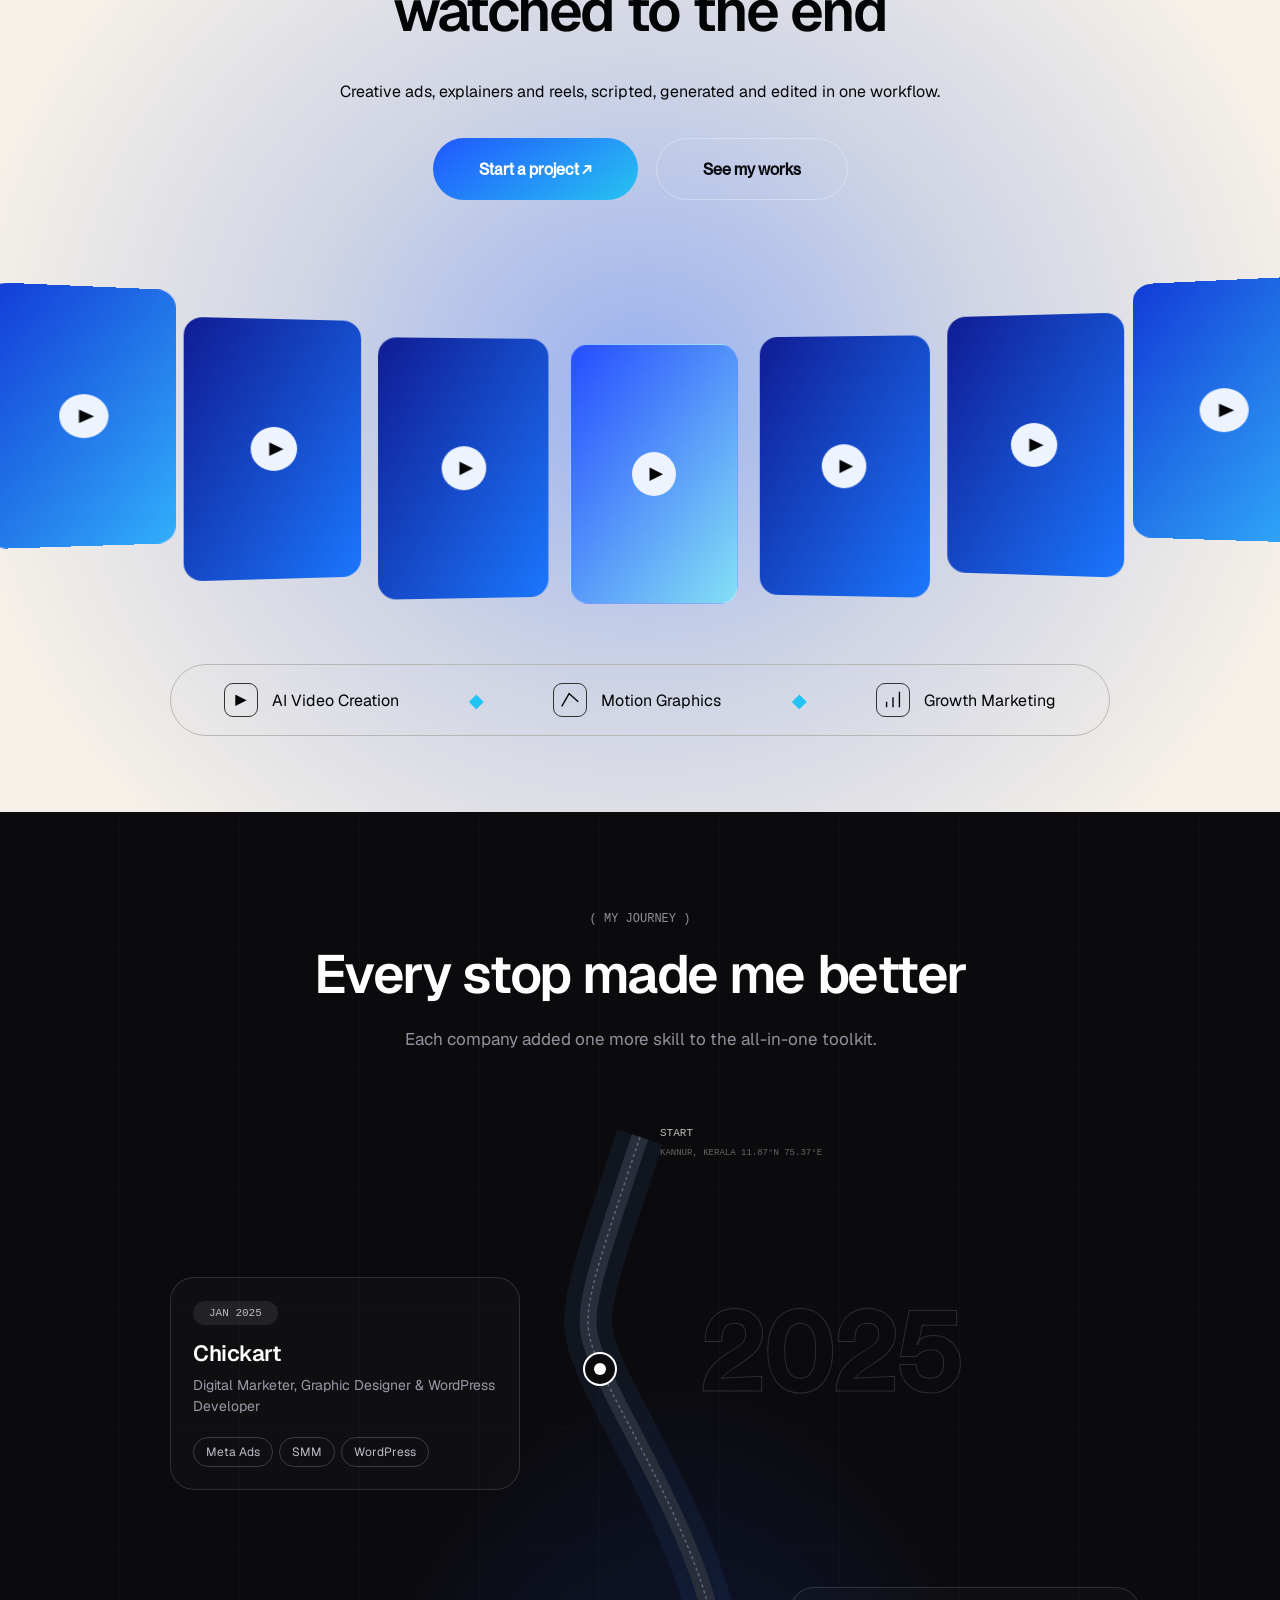
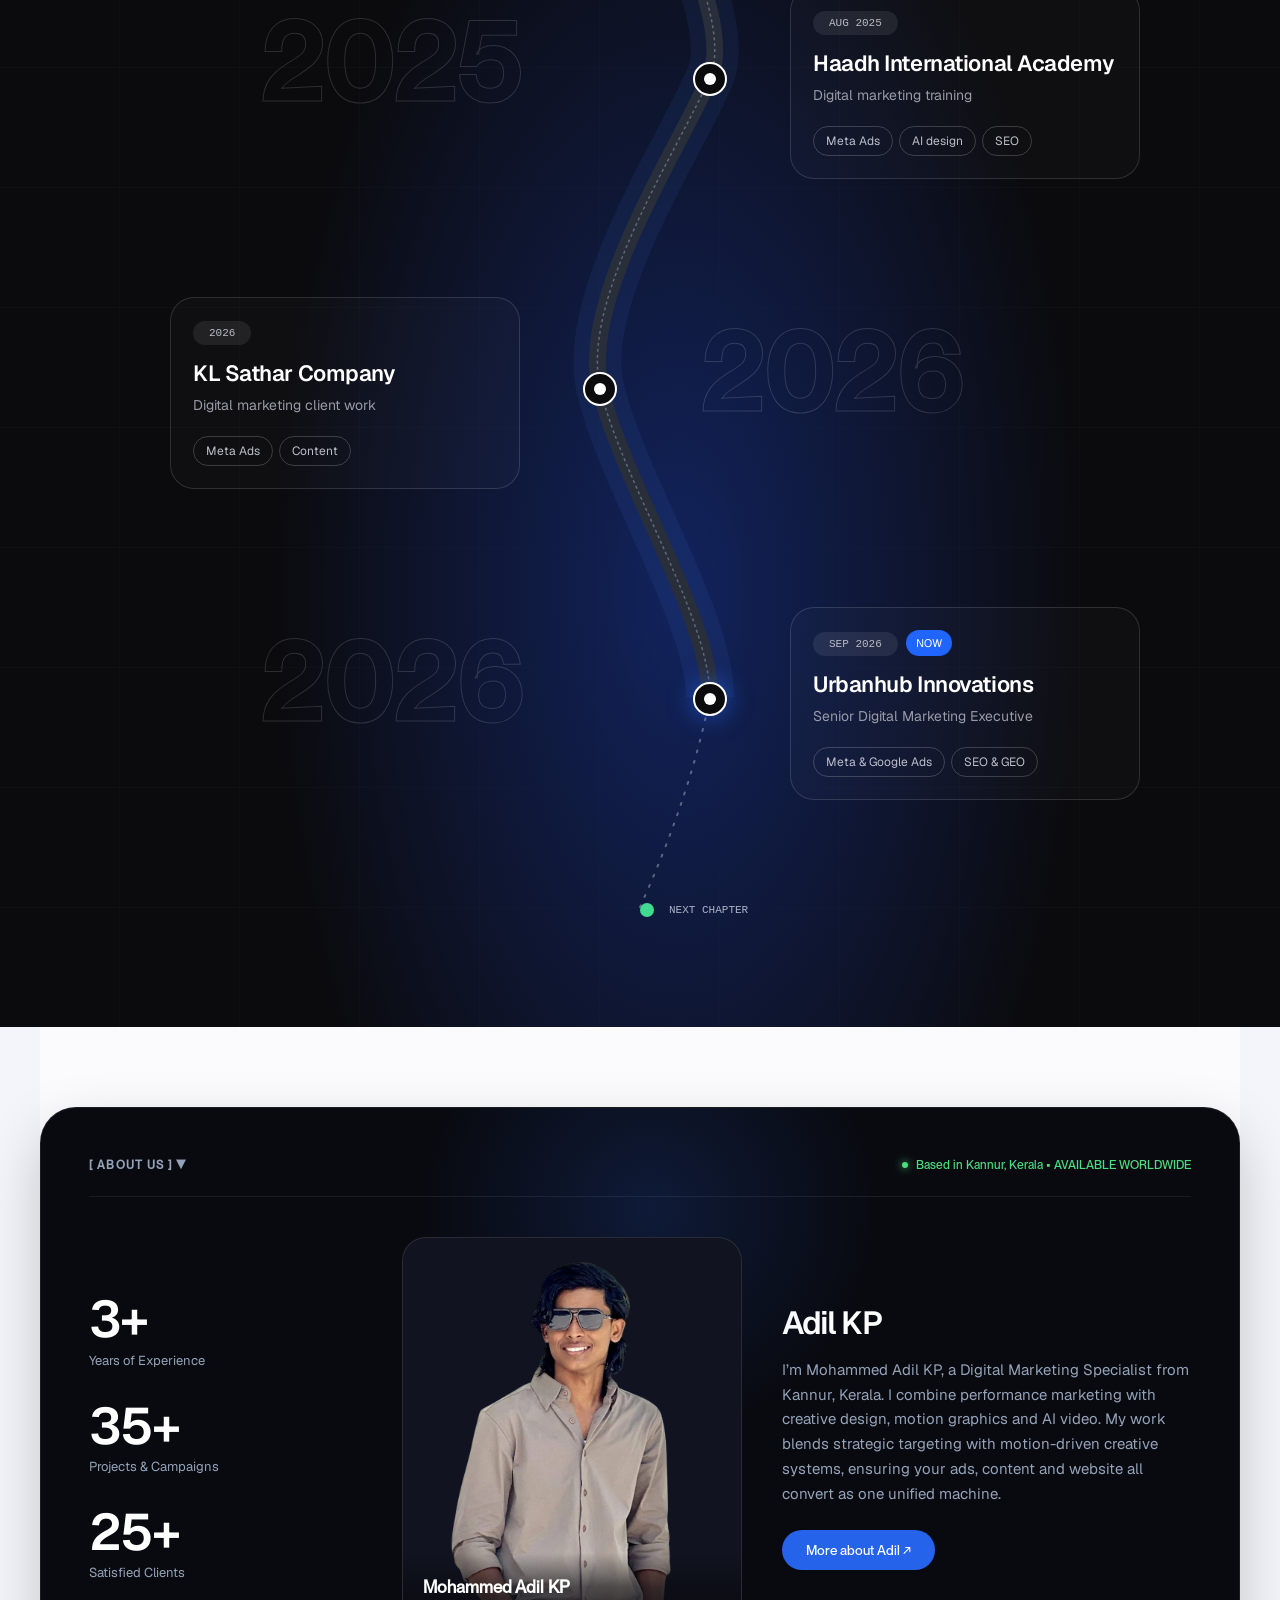
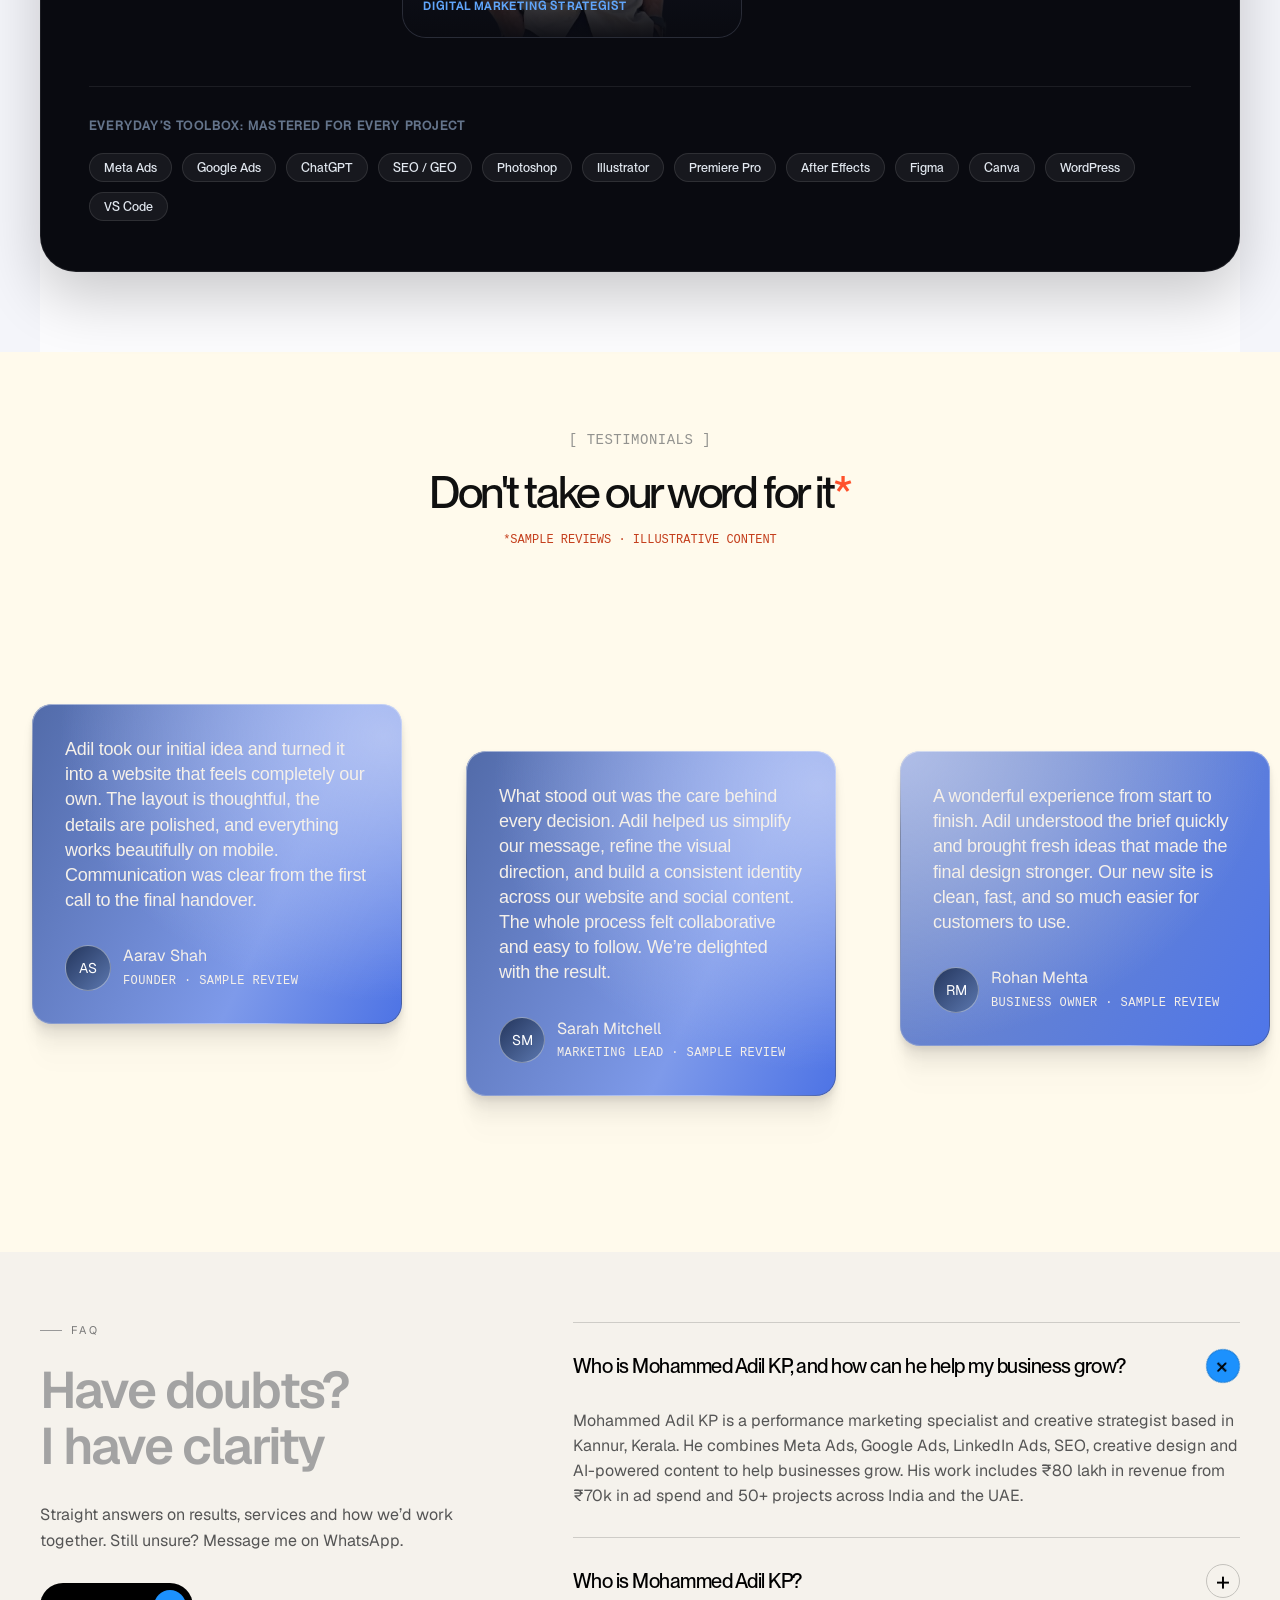
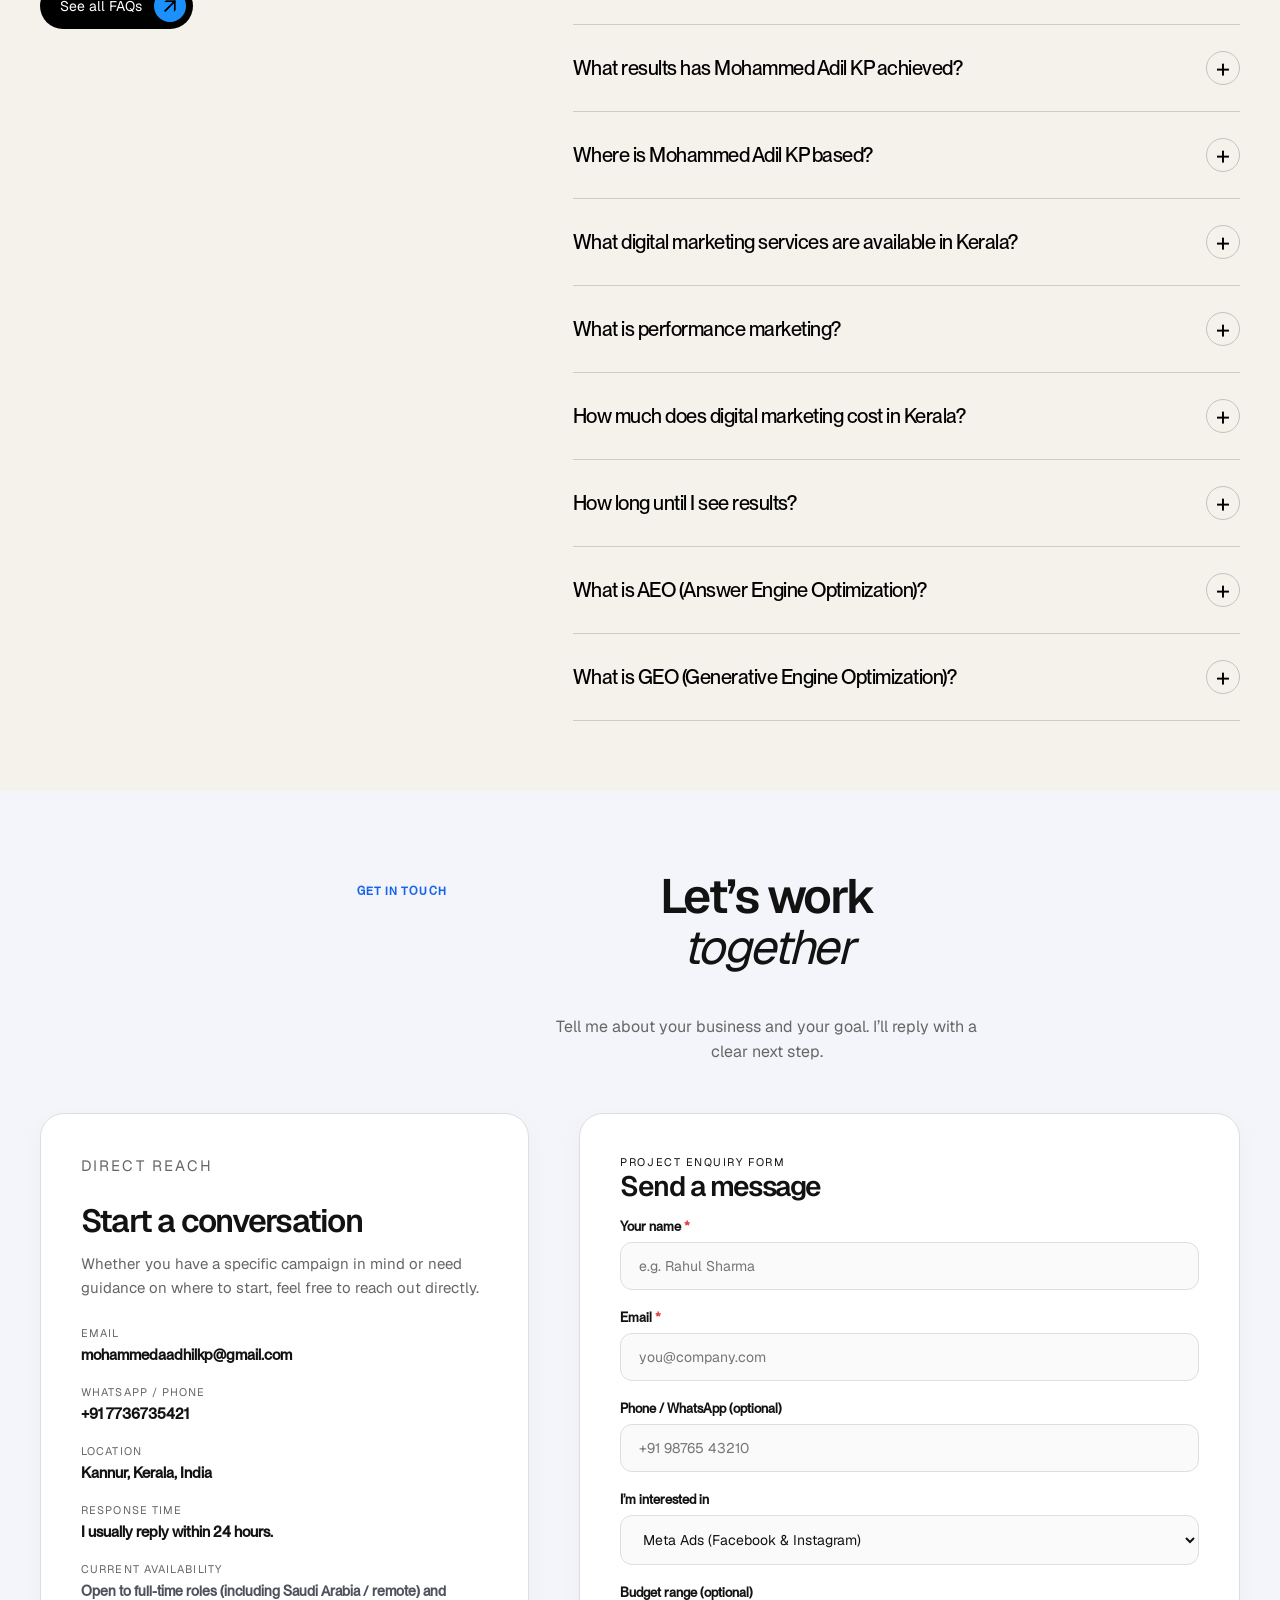
<file: about.html>
<!doctype html>
<html lang="en">
<head>
  <meta charset="utf-8">
  <meta http-equiv="refresh" content="0; url=index.html#about">
  <title>Mohammed Adil KP — About Me</title>
  <link rel="canonical" href="https://adilkp.vercel.app/#about">
  <script>window.location.replace("index.html#about");</script>
  <style>
    body {
      font-family: -apple-system, BlinkMacSystemFont, 'Segoe UI', Roboto, sans-serif;
      display: flex;
      align-items: center;
      justify-content: center;
      min-height: 100vh;
      margin: 0;
      background: #090a0f;
      color: #94a3b8;
      text-align: center;
    }
    a {
      color: #3b82f6;
      text-decoration: none;
      font-weight: 500;
    }
  </style>
</head>
<body>
  <p>Loading About Me... <br><br>If not redirected automatically, <a href="index.html#about">click here to continue</a>.</p>
</body>
</html>
</file>
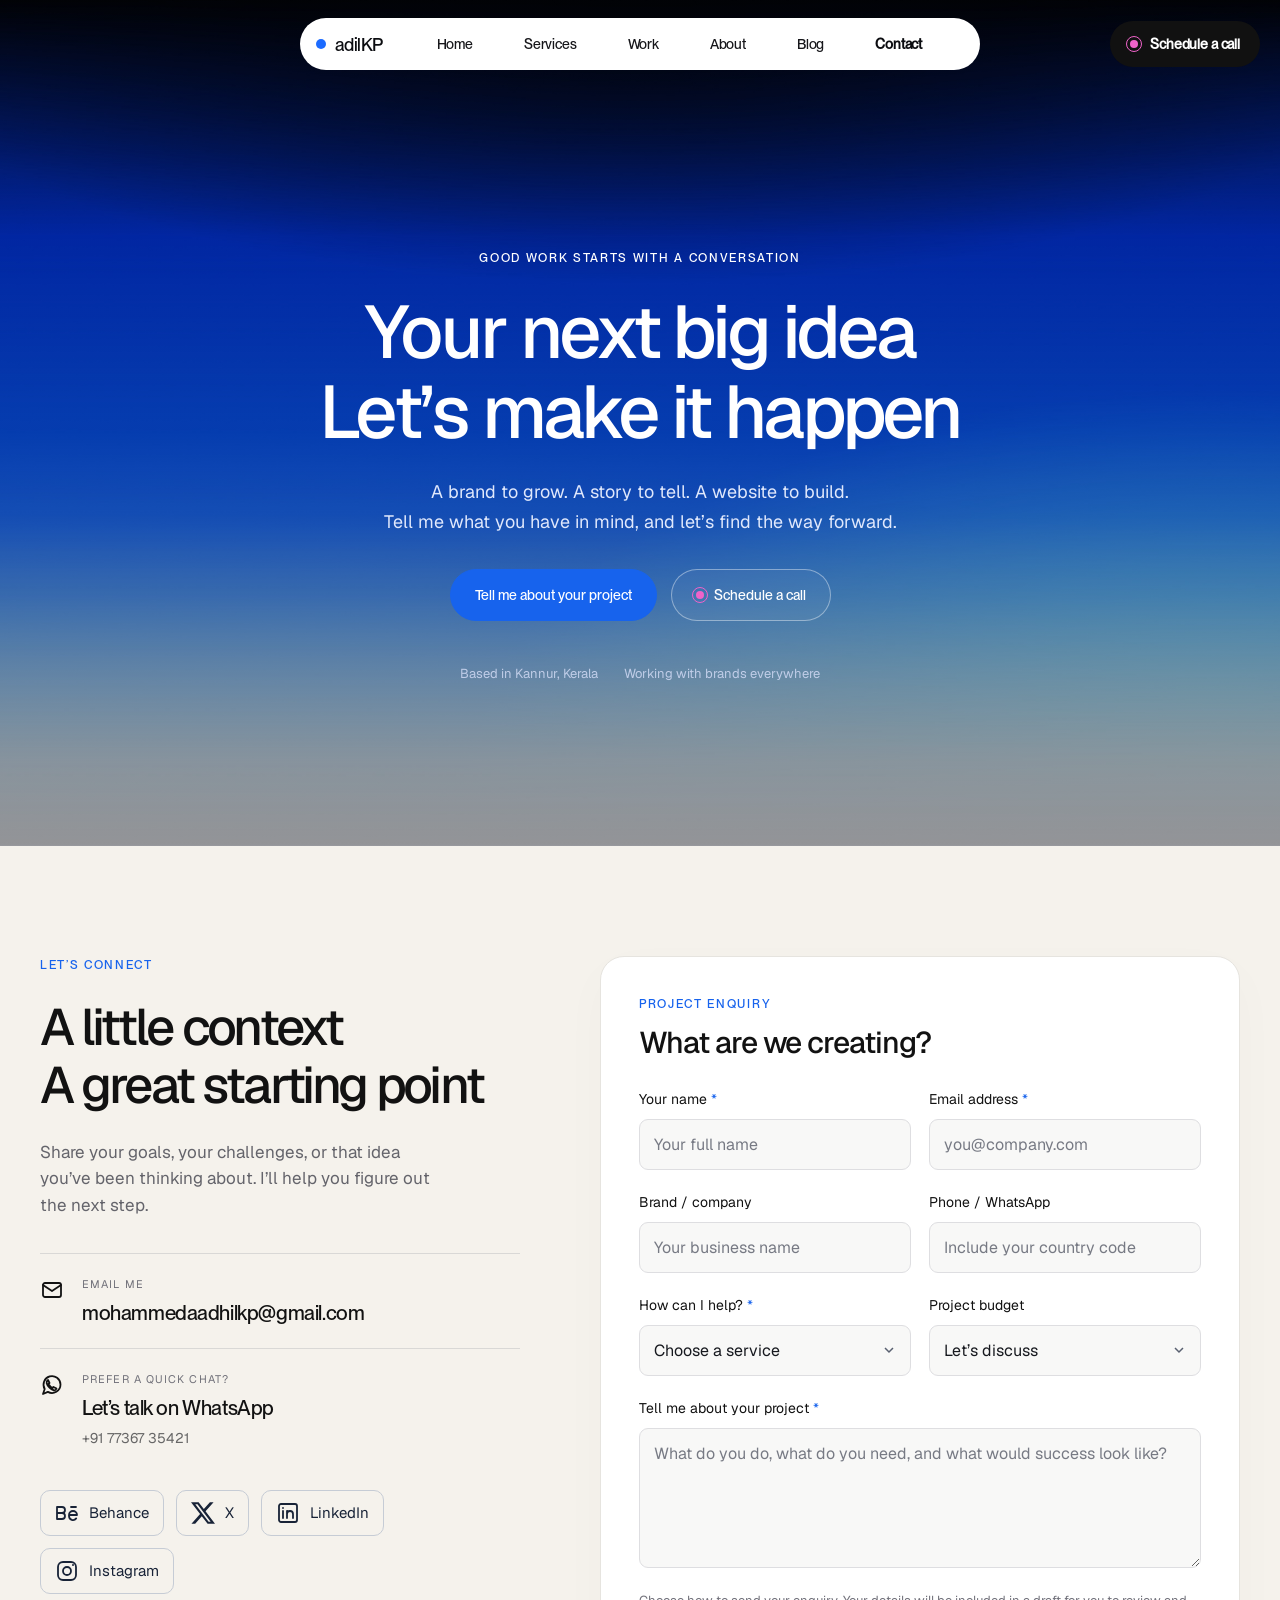
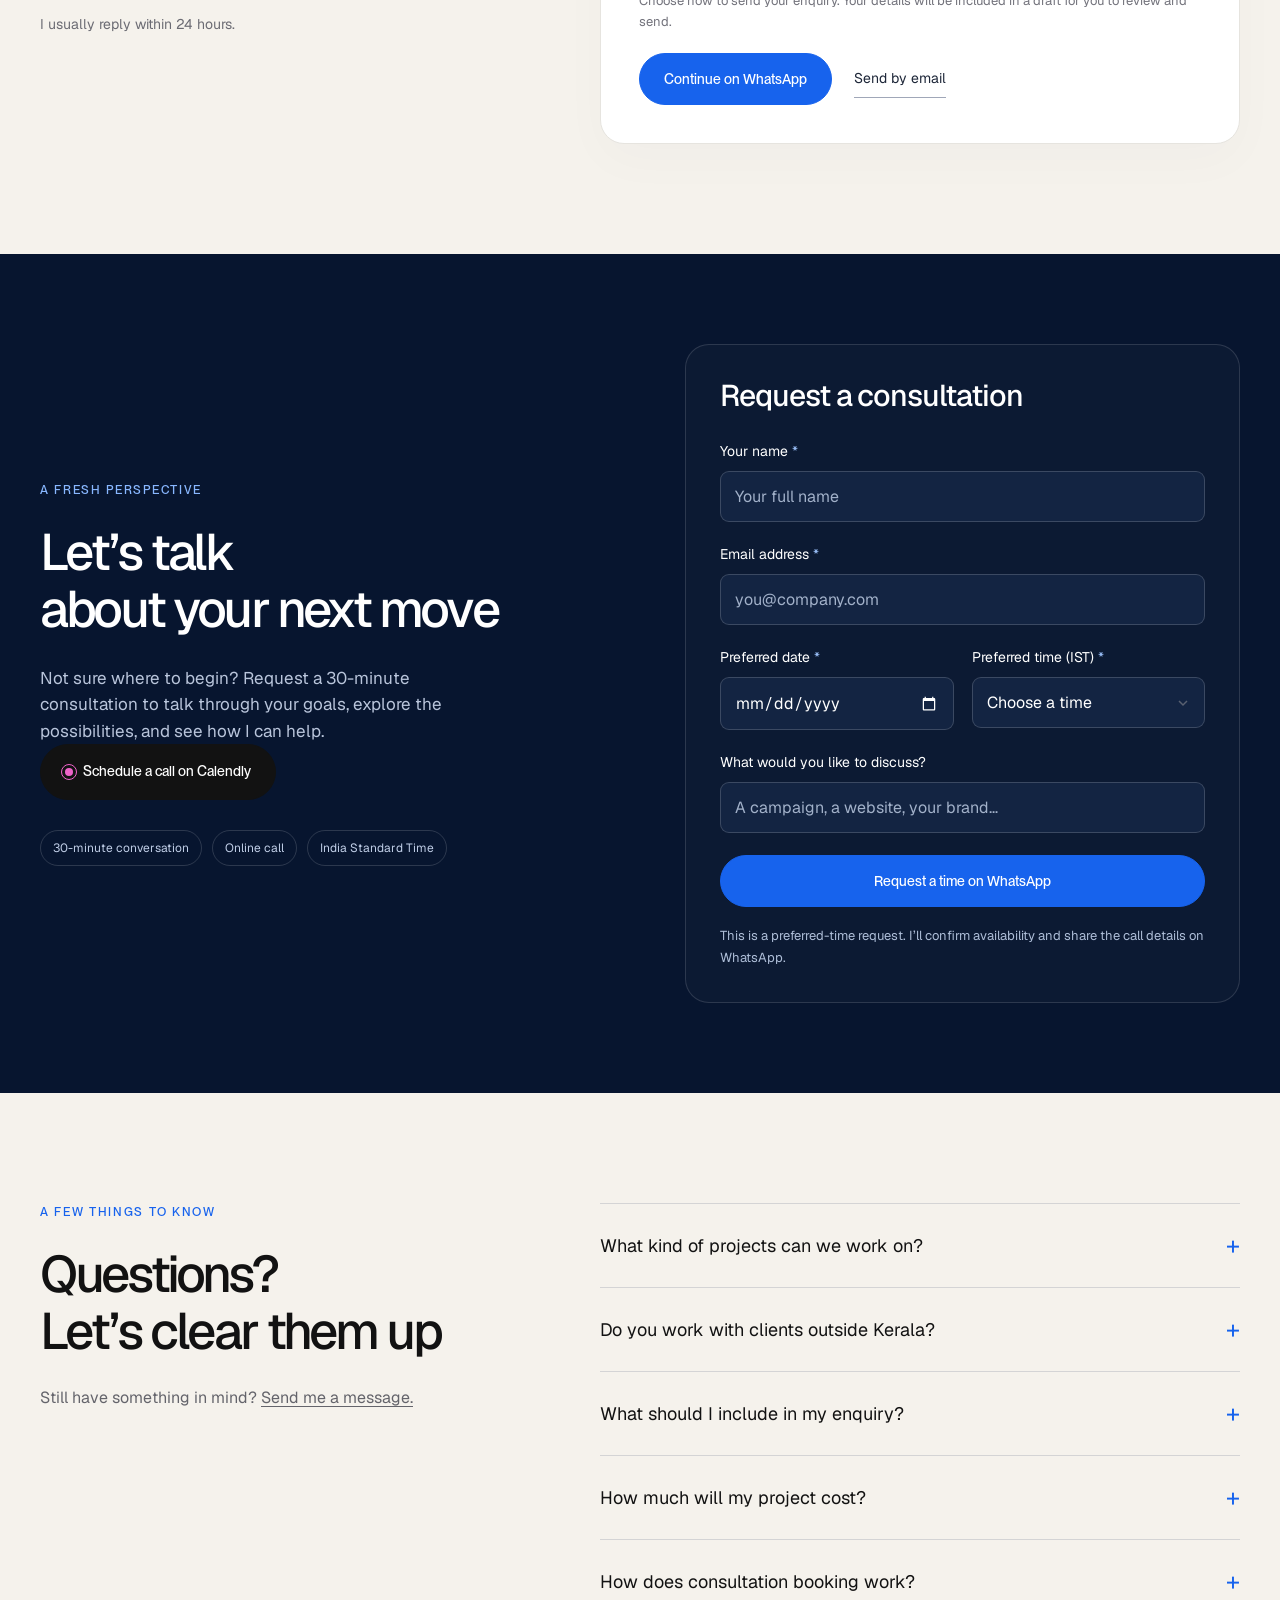
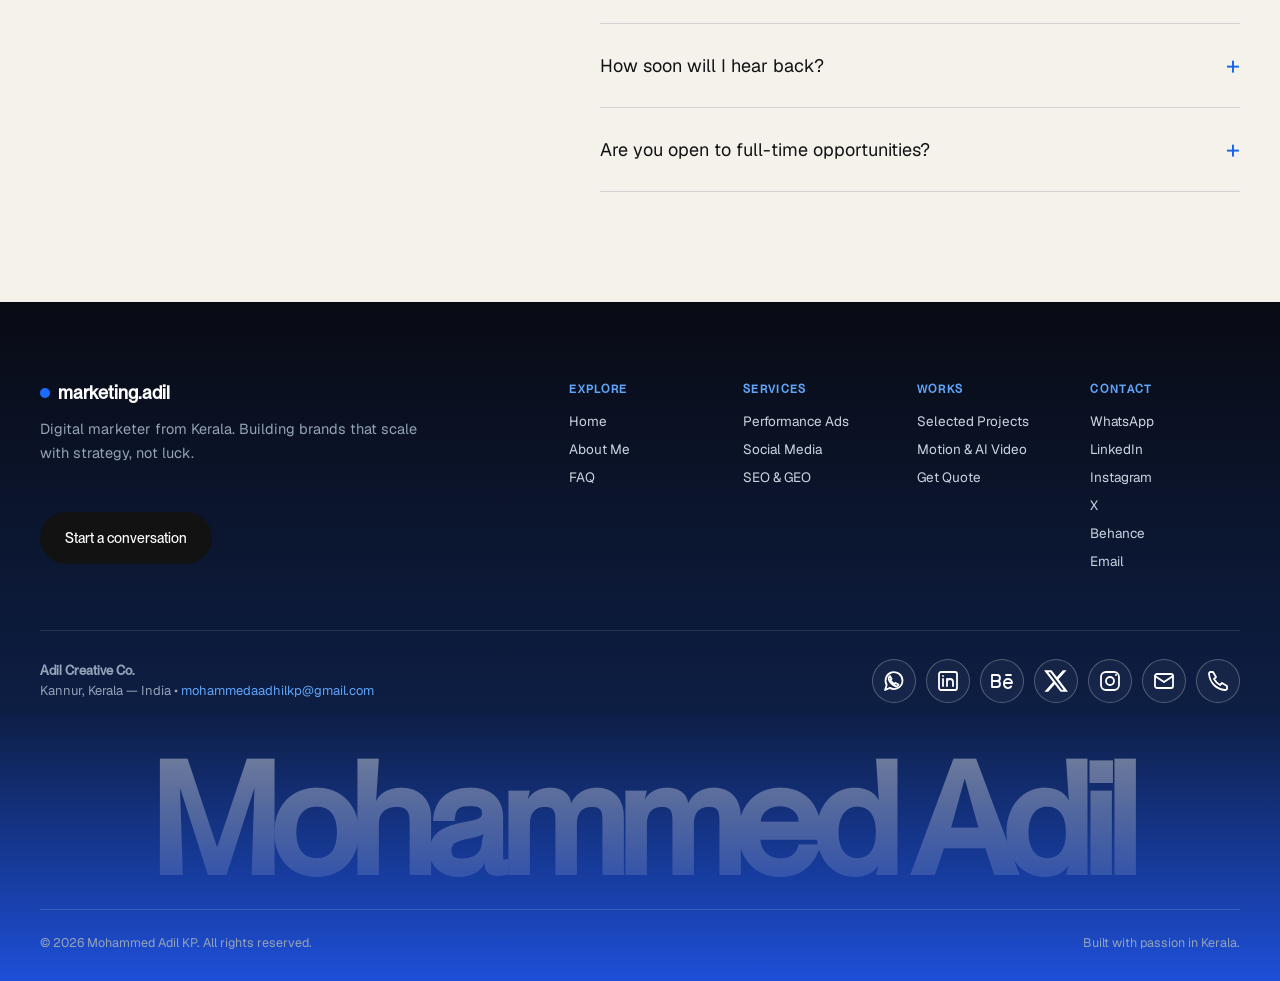
<file: contact.html>
<!doctype html>
<html lang="en">
<head>
  <meta charset="utf-8">
  <meta http-equiv="refresh" content="0; url=/contact/">
  <title>Mohammed Adil KP — Contact & Enquiry</title>
  <link rel="canonical" href="https://adilkp.vercel.app/contact">
  <script>window.location.replace("/contact/");</script>
  <style>
    body {
      font-family: -apple-system, BlinkMacSystemFont, 'Segoe UI', Roboto, sans-serif;
      display: flex;
      align-items: center;
      justify-content: center;
      min-height: 100vh;
      margin: 0;
      background: #090a0f;
      color: #94a3b8;
      text-align: center;
    }
    a {
      color: #3b82f6;
      text-decoration: none;
      font-weight: 500;
    }
  </style>
</head>
<body>
  <p>Loading Contact & Enquiry... <br><br>If not redirected automatically, <a href="/contact/">click here to continue</a>.</p>
</body>
</html>
</file>
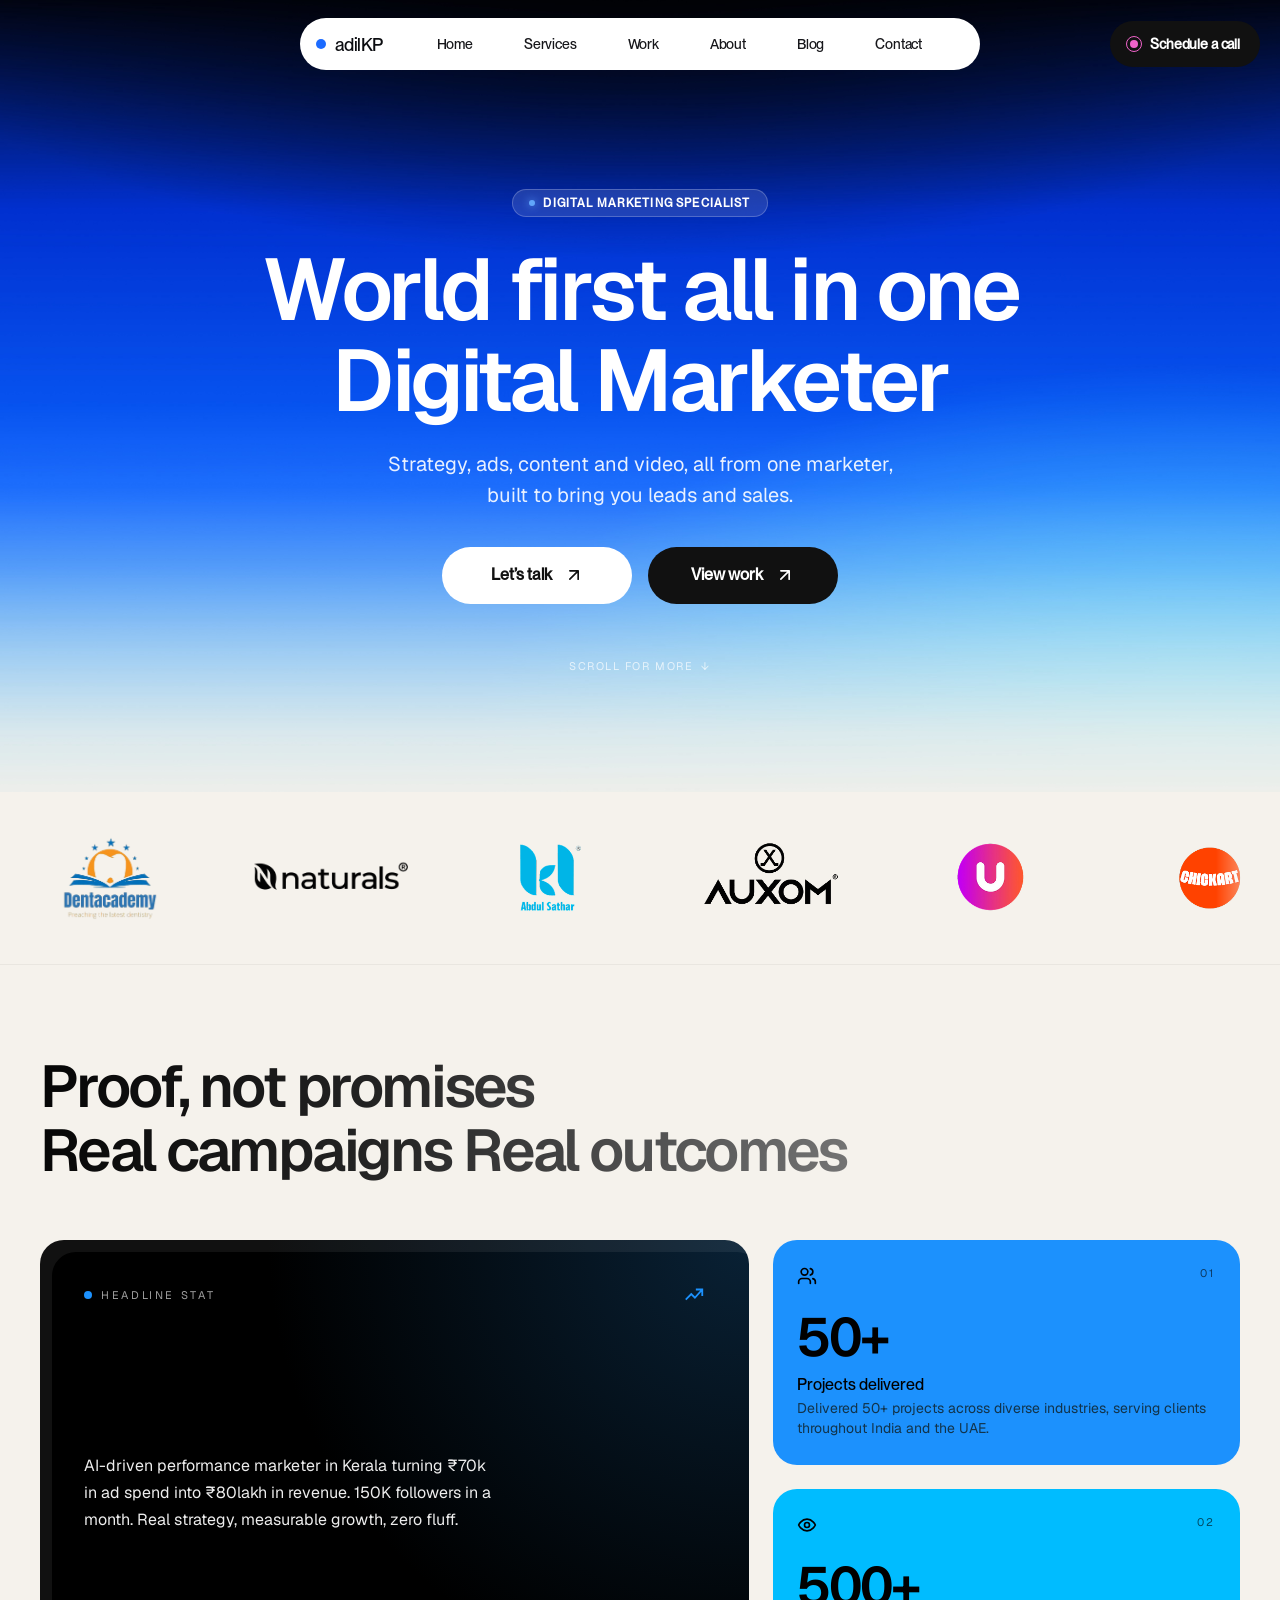
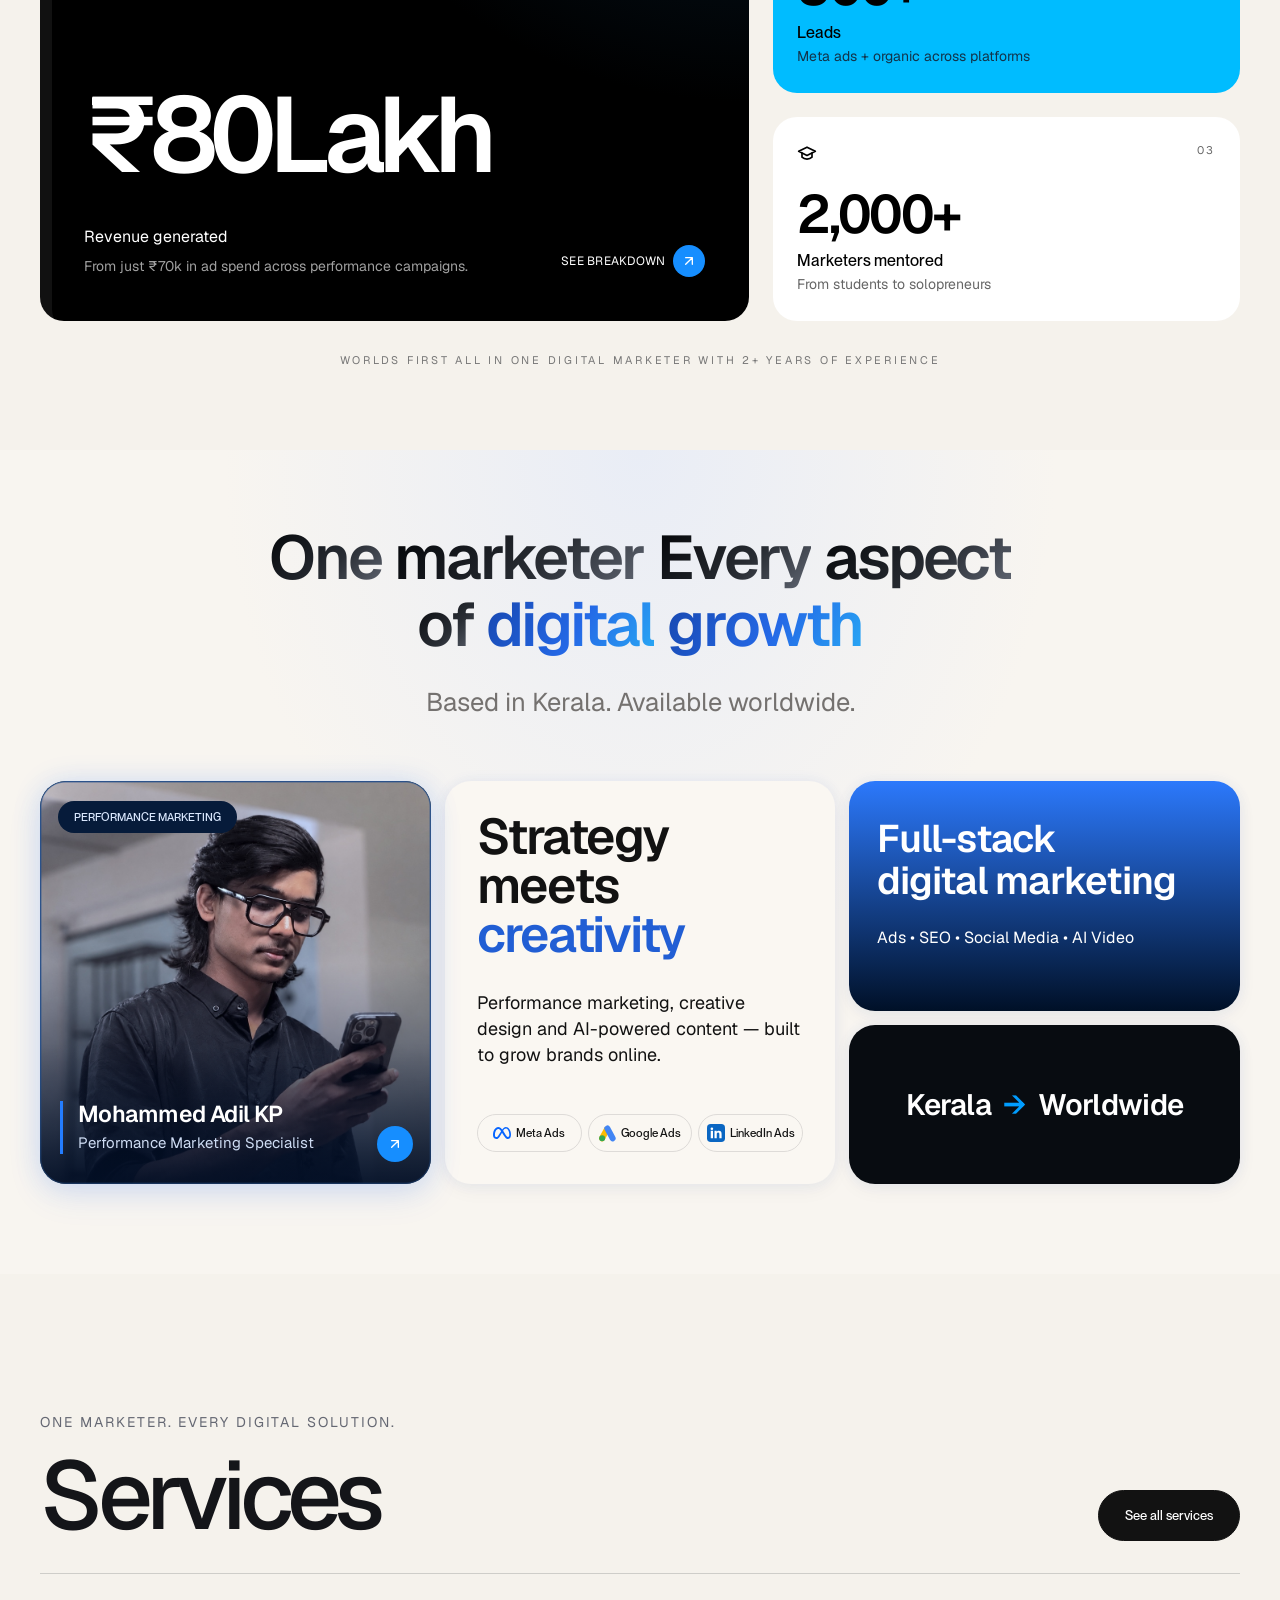
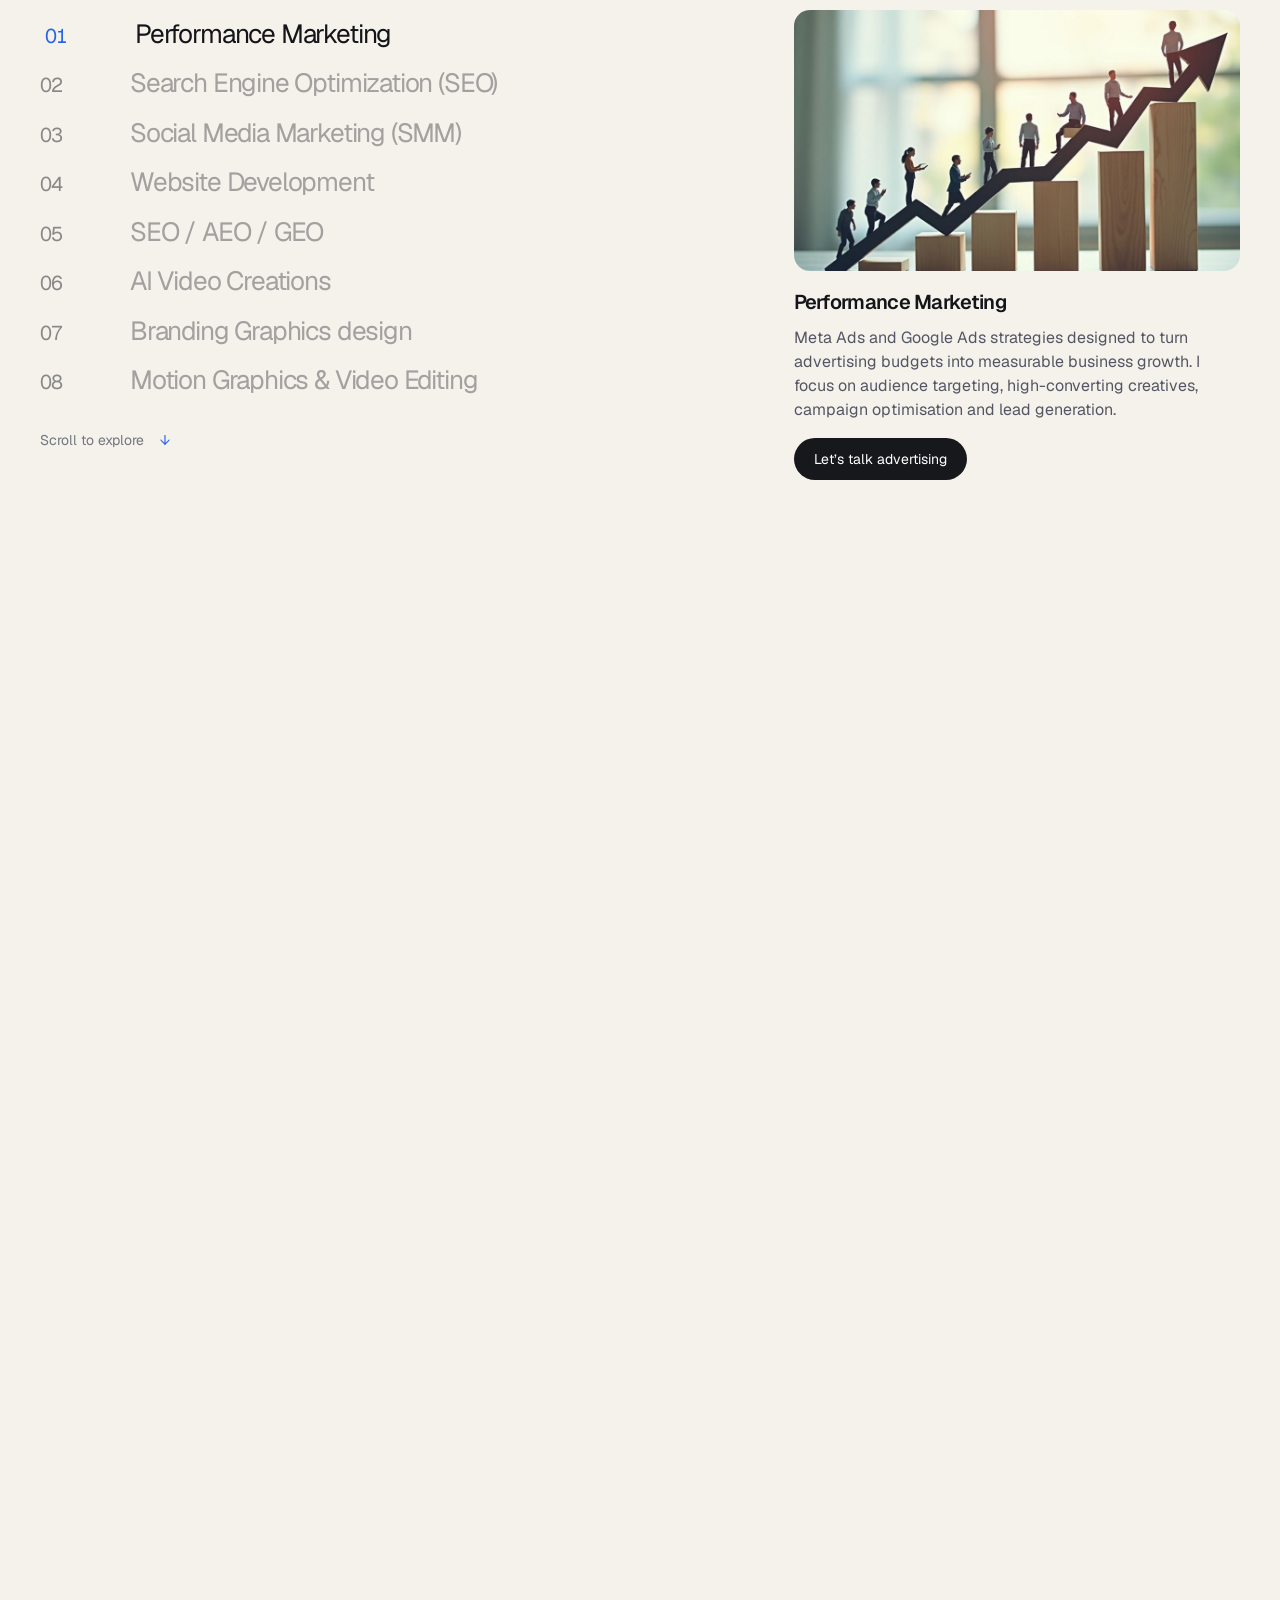
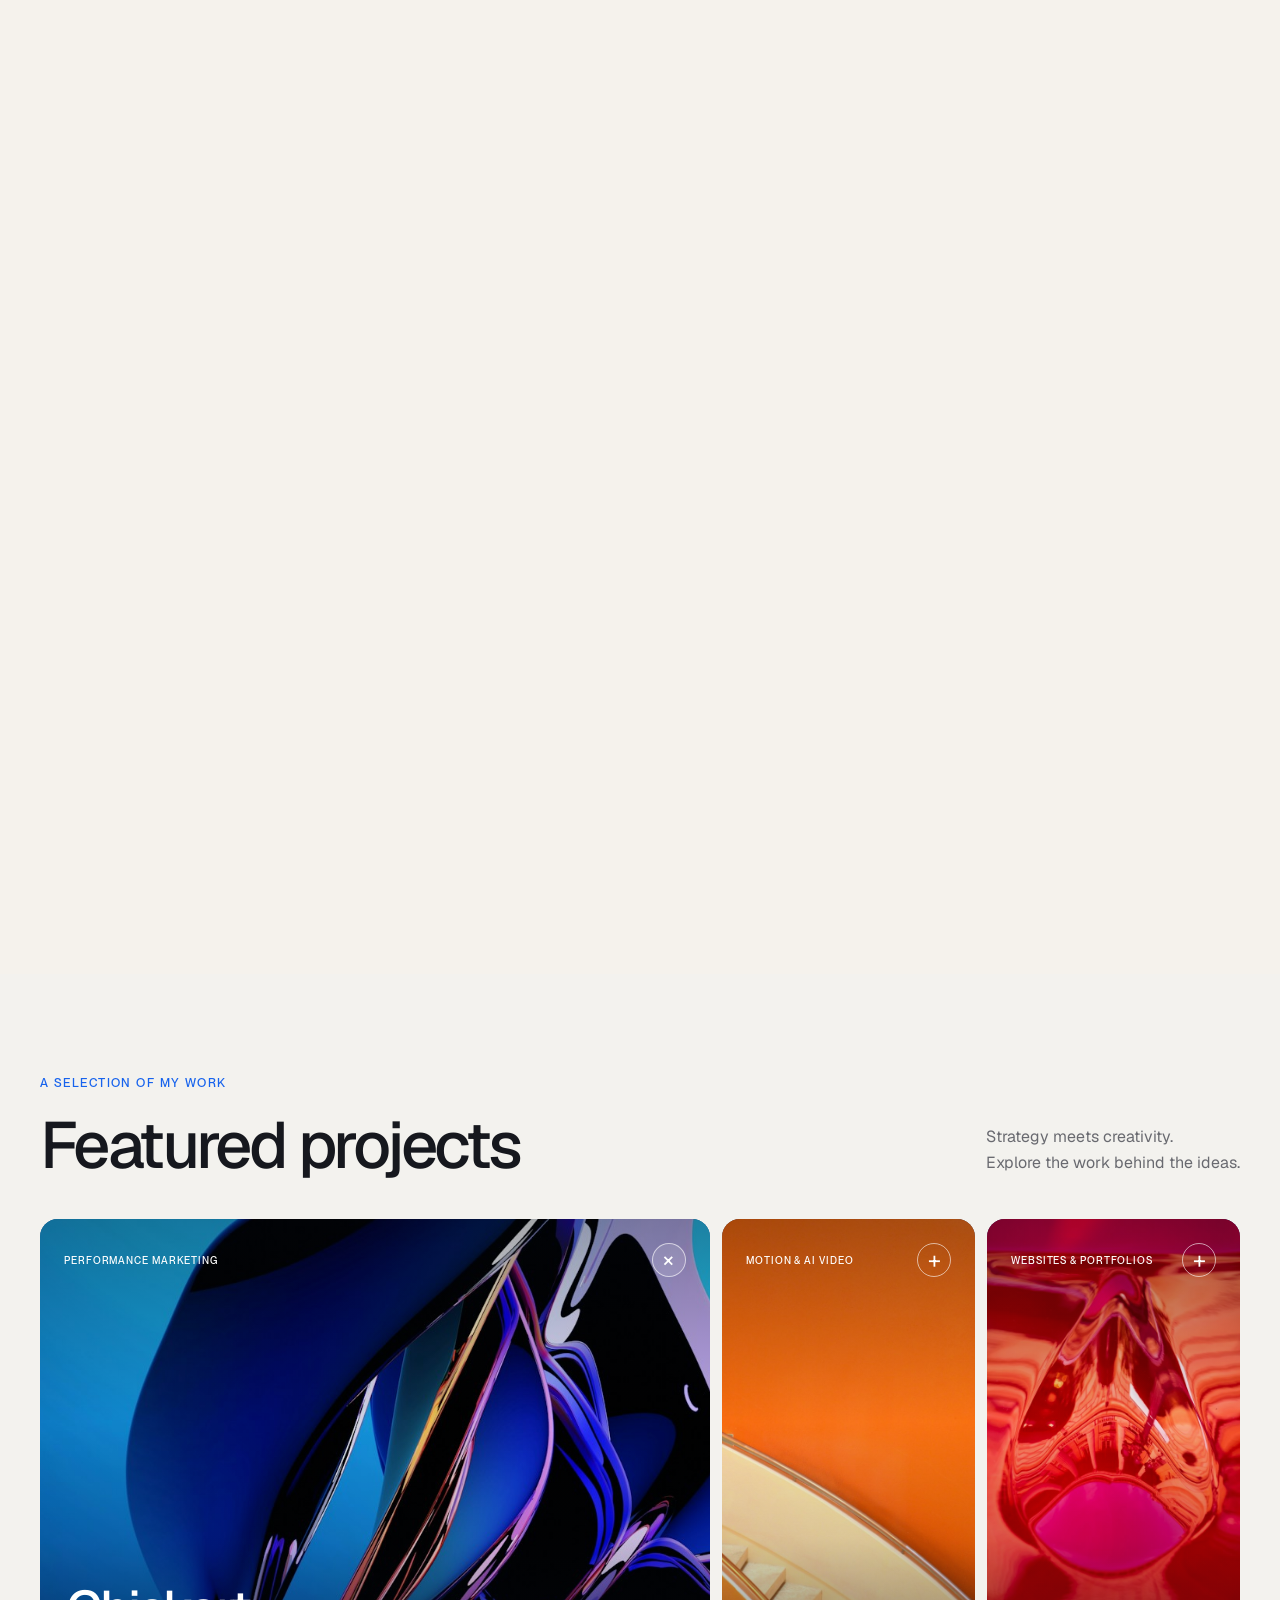
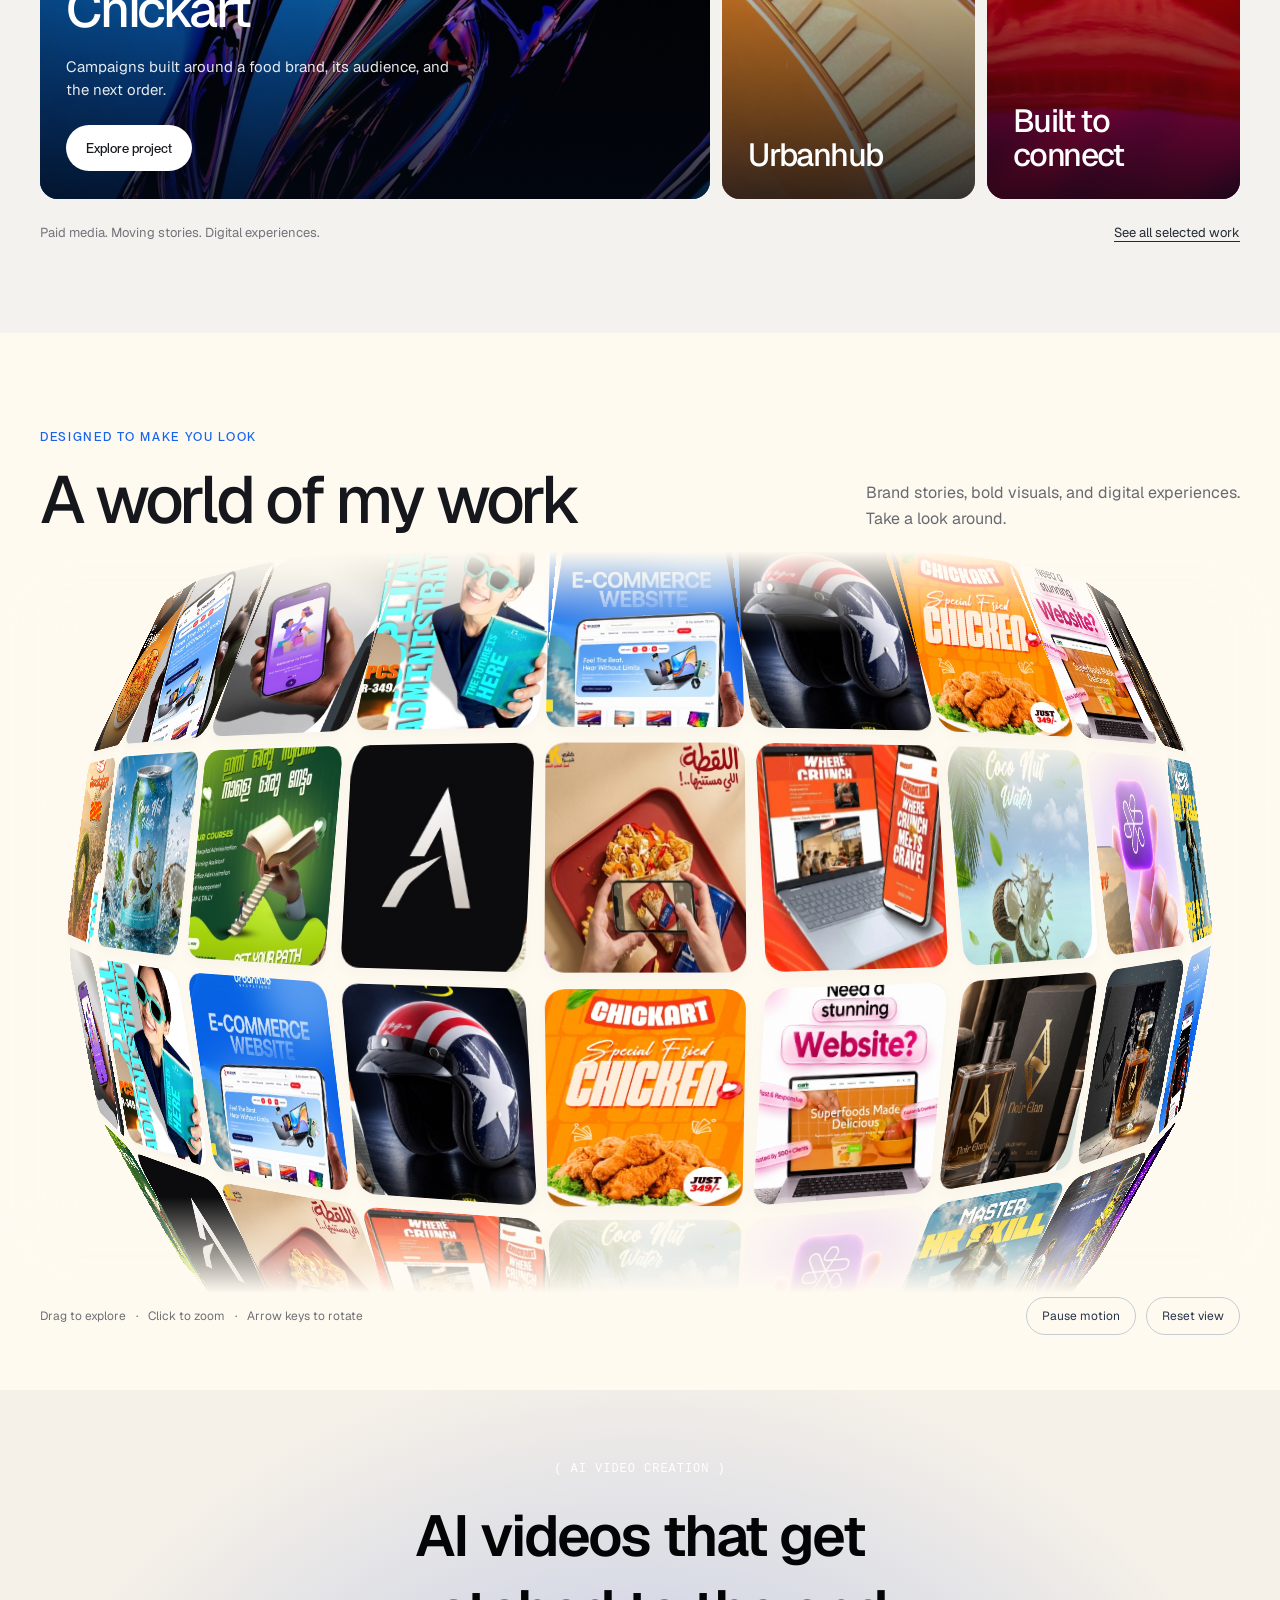
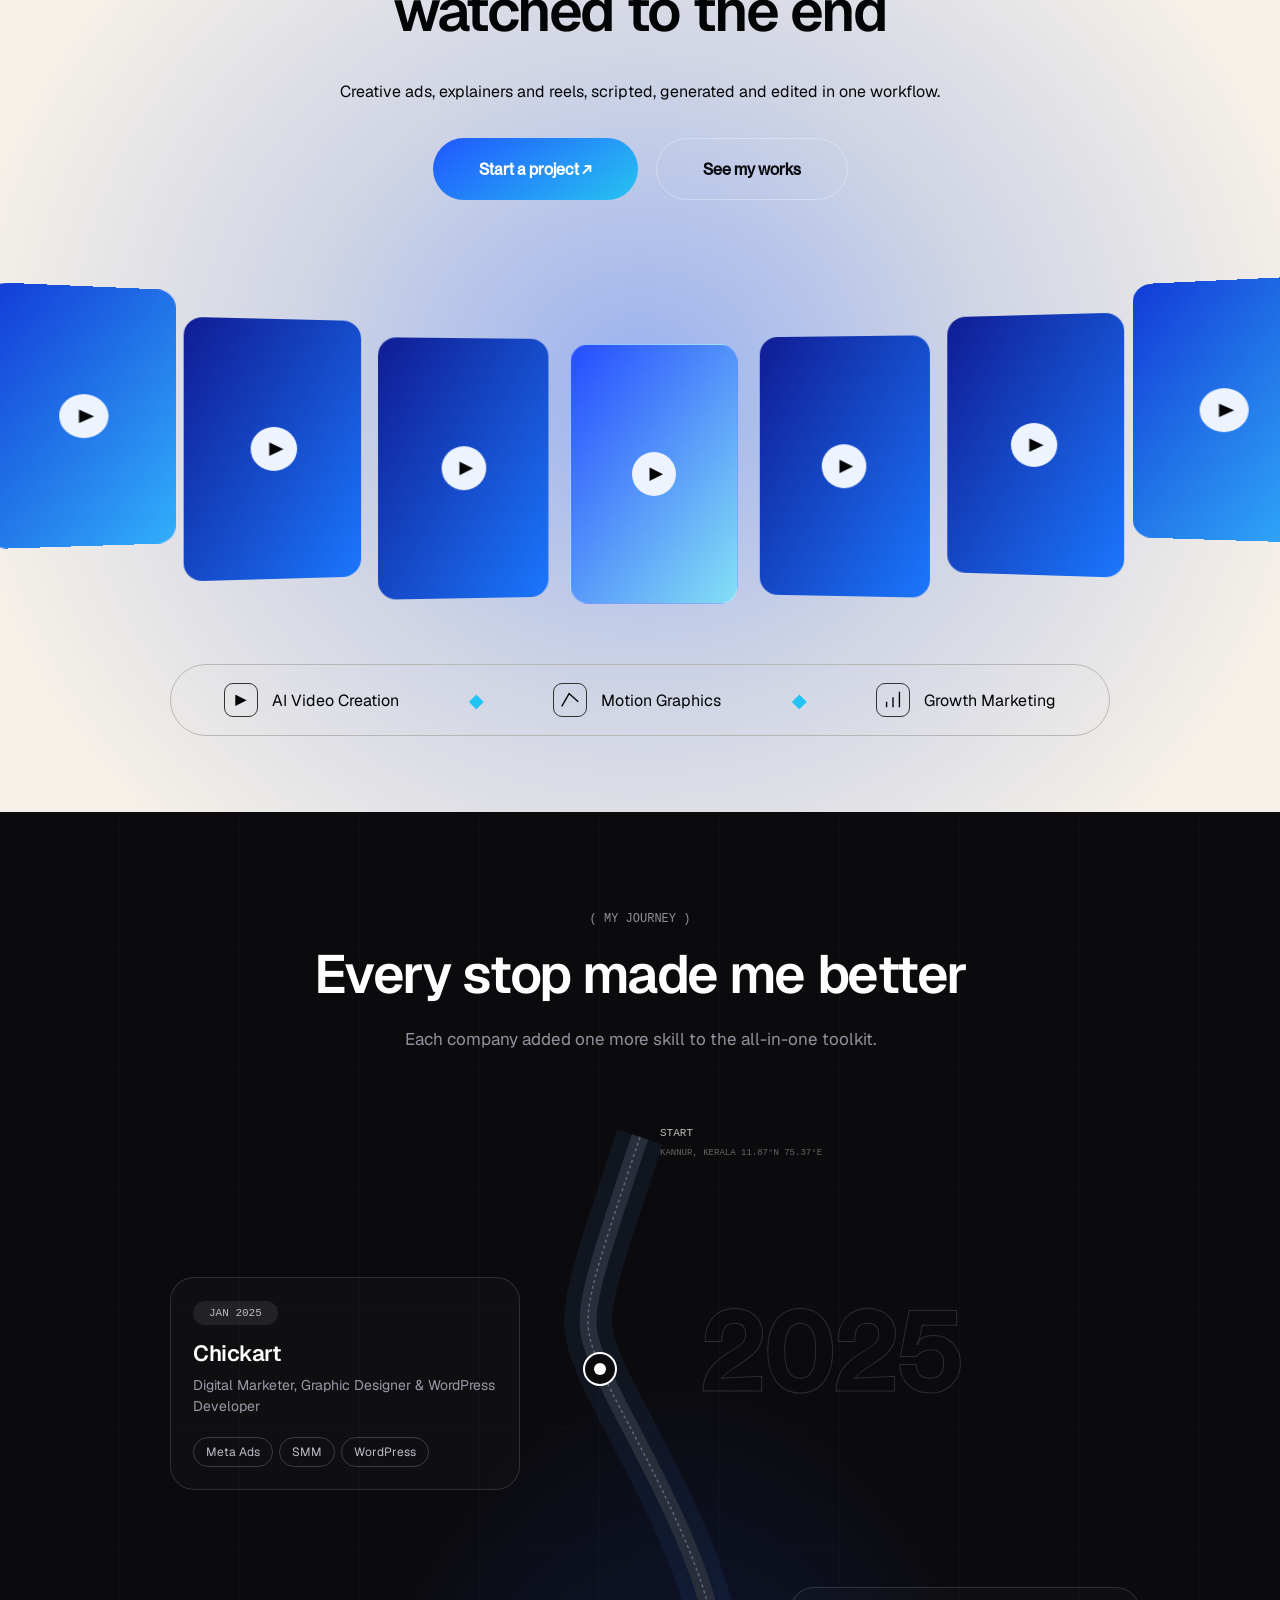
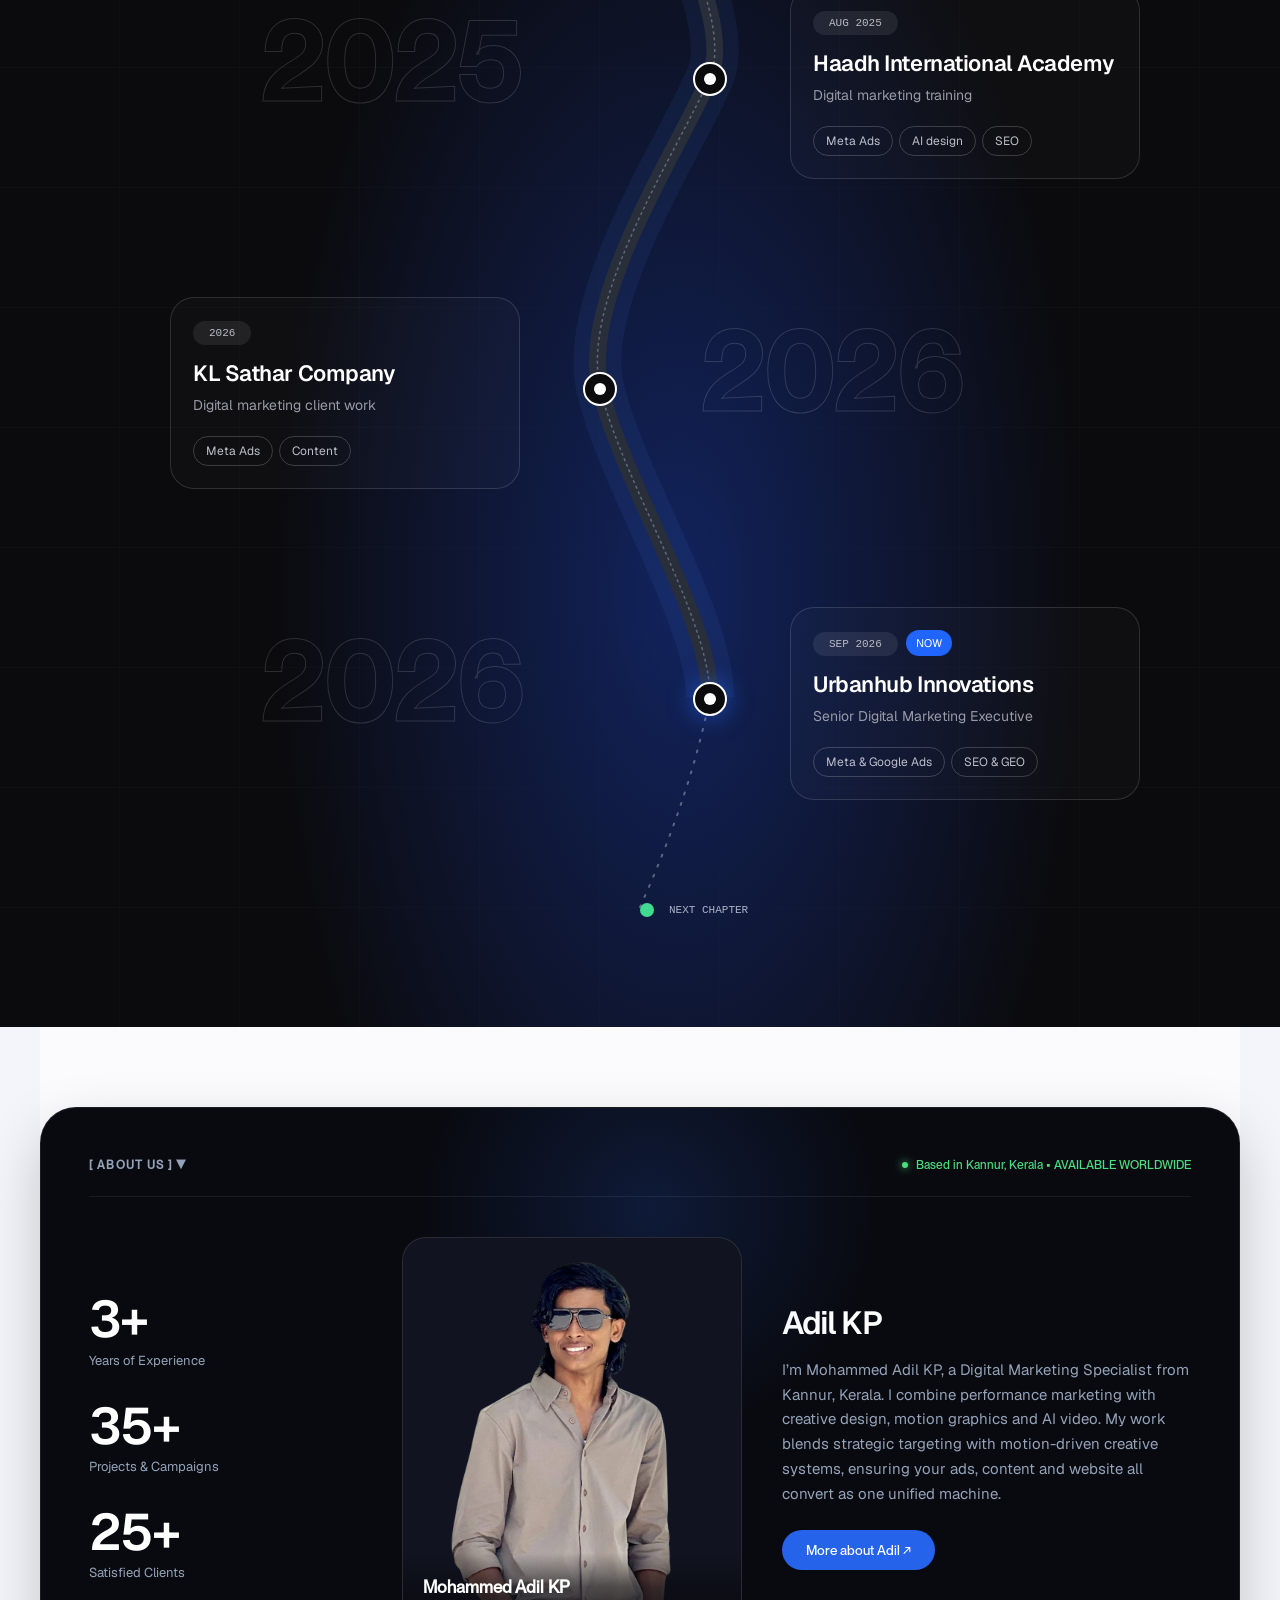
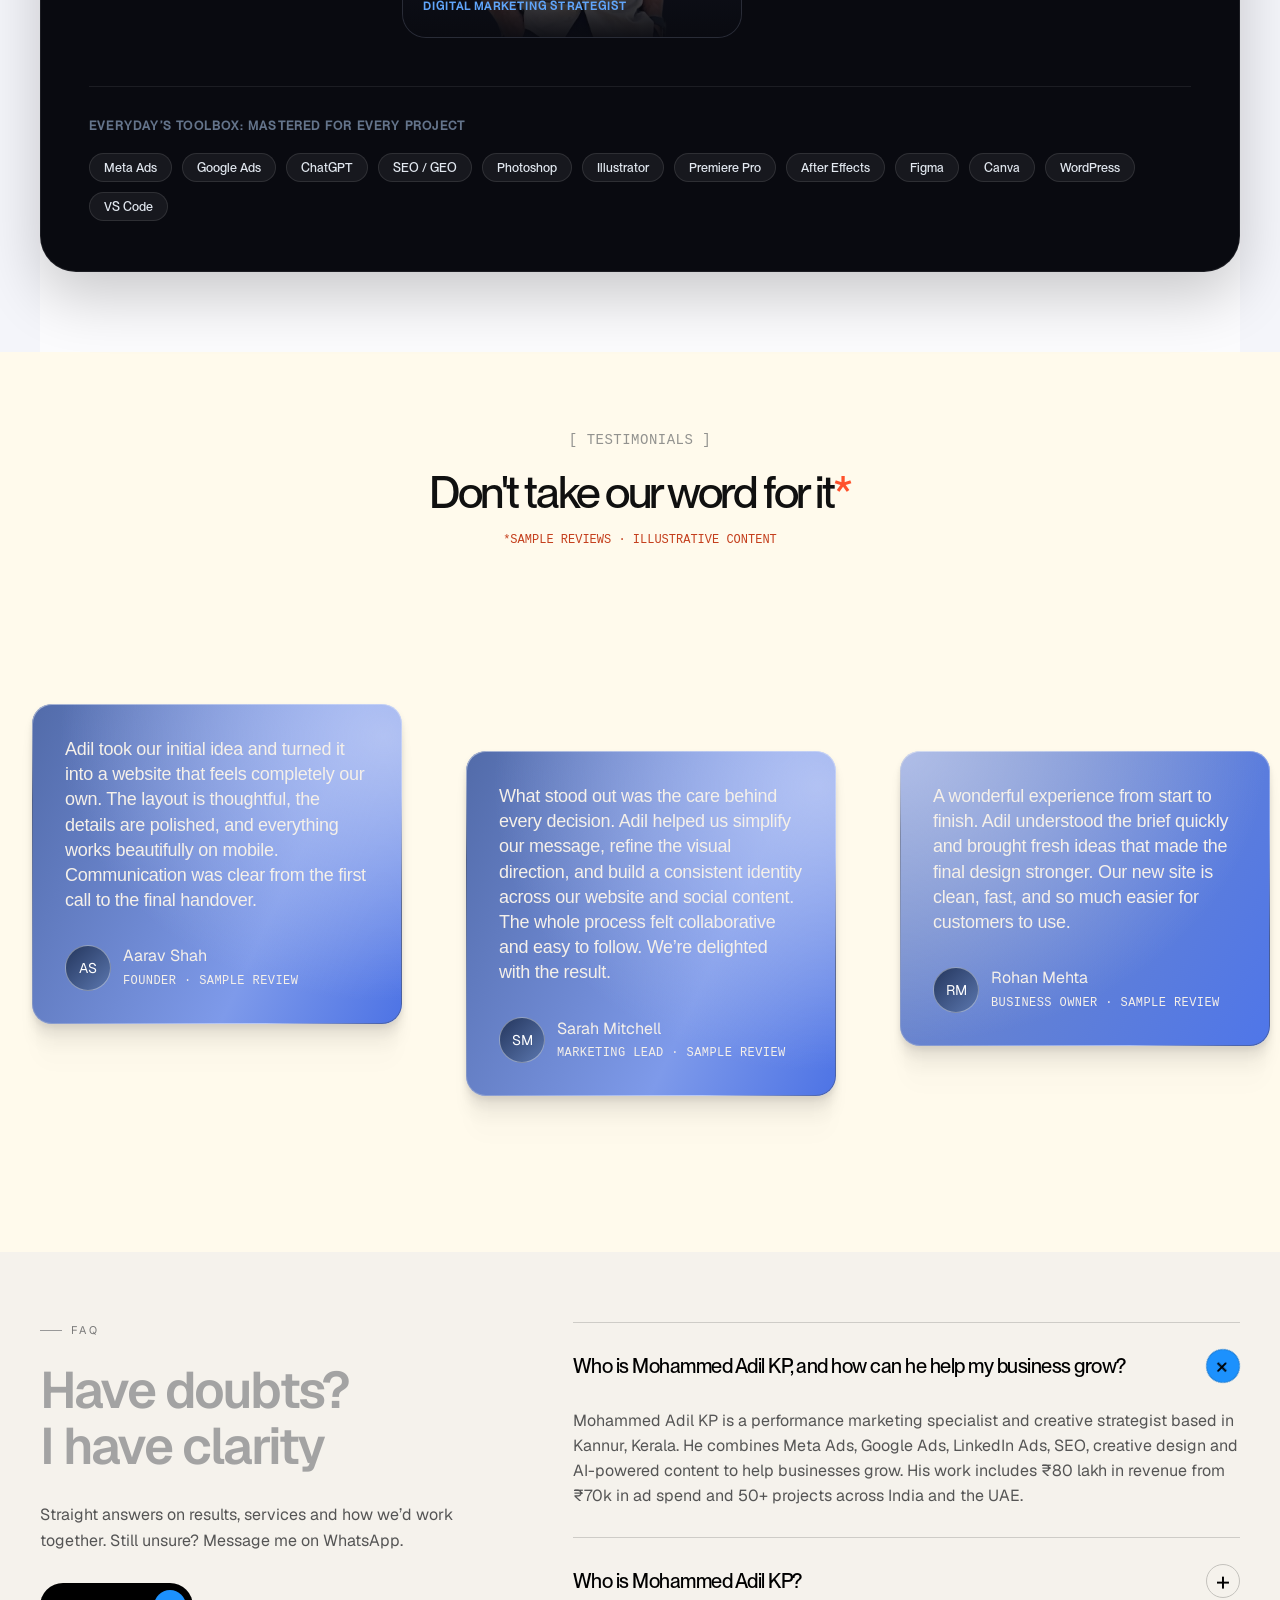
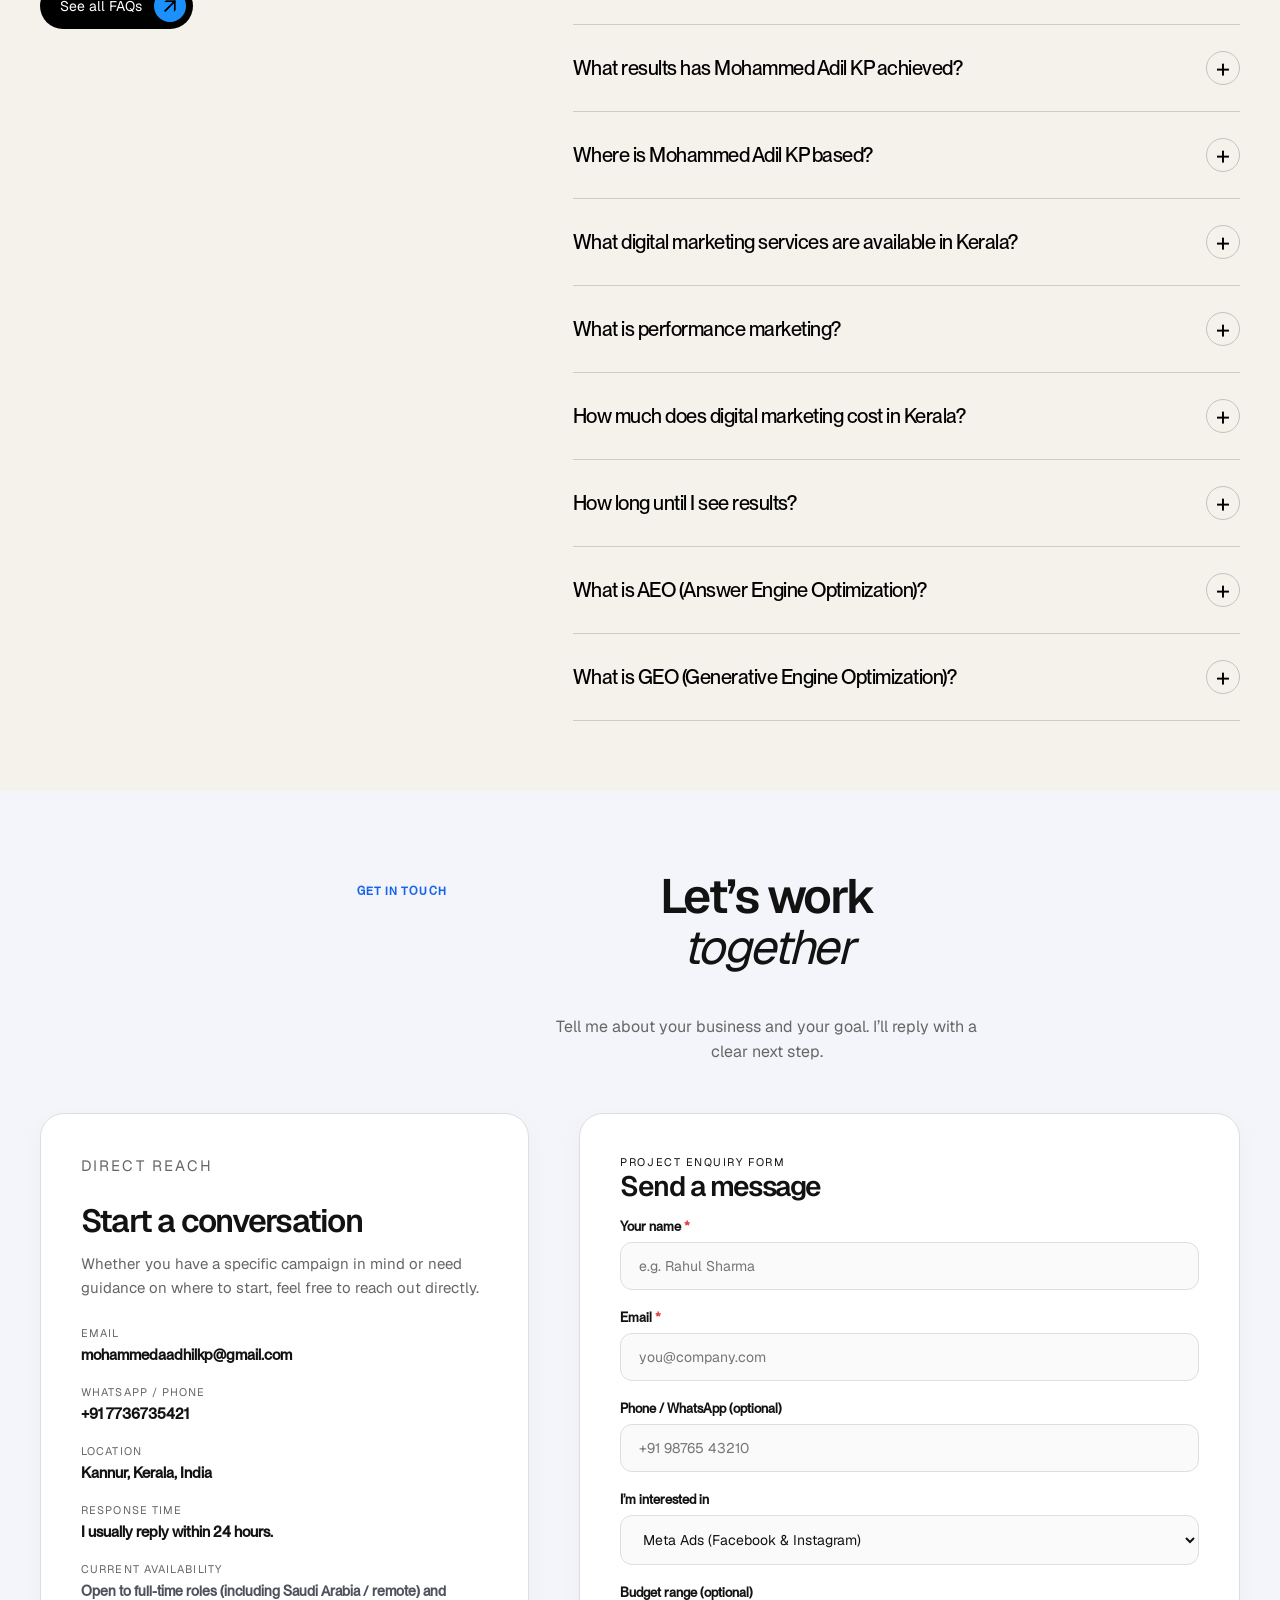
<file: projects.html>
<!doctype html>
<html lang="en">
<head>
  <meta charset="utf-8">
  <meta http-equiv="refresh" content="0; url=index.html#work">
  <title>Mohammed Adil KP — Selected Projects</title>
  <link rel="canonical" href="https://adilkp.vercel.app/#work">
  <script>window.location.replace("index.html#work");</script>
  <style>
    body {
      font-family: -apple-system, BlinkMacSystemFont, 'Segoe UI', Roboto, sans-serif;
      display: flex;
      align-items: center;
      justify-content: center;
      min-height: 100vh;
      margin: 0;
      background: #090a0f;
      color: #94a3b8;
      text-align: center;
    }
    a {
      color: #3b82f6;
      text-decoration: none;
      font-weight: 500;
    }
  </style>
</head>
<body>
  <p>Loading Selected Projects... <br><br>If not redirected automatically, <a href="index.html#work">click here to continue</a>.</p>
</body>
</html>
</file>
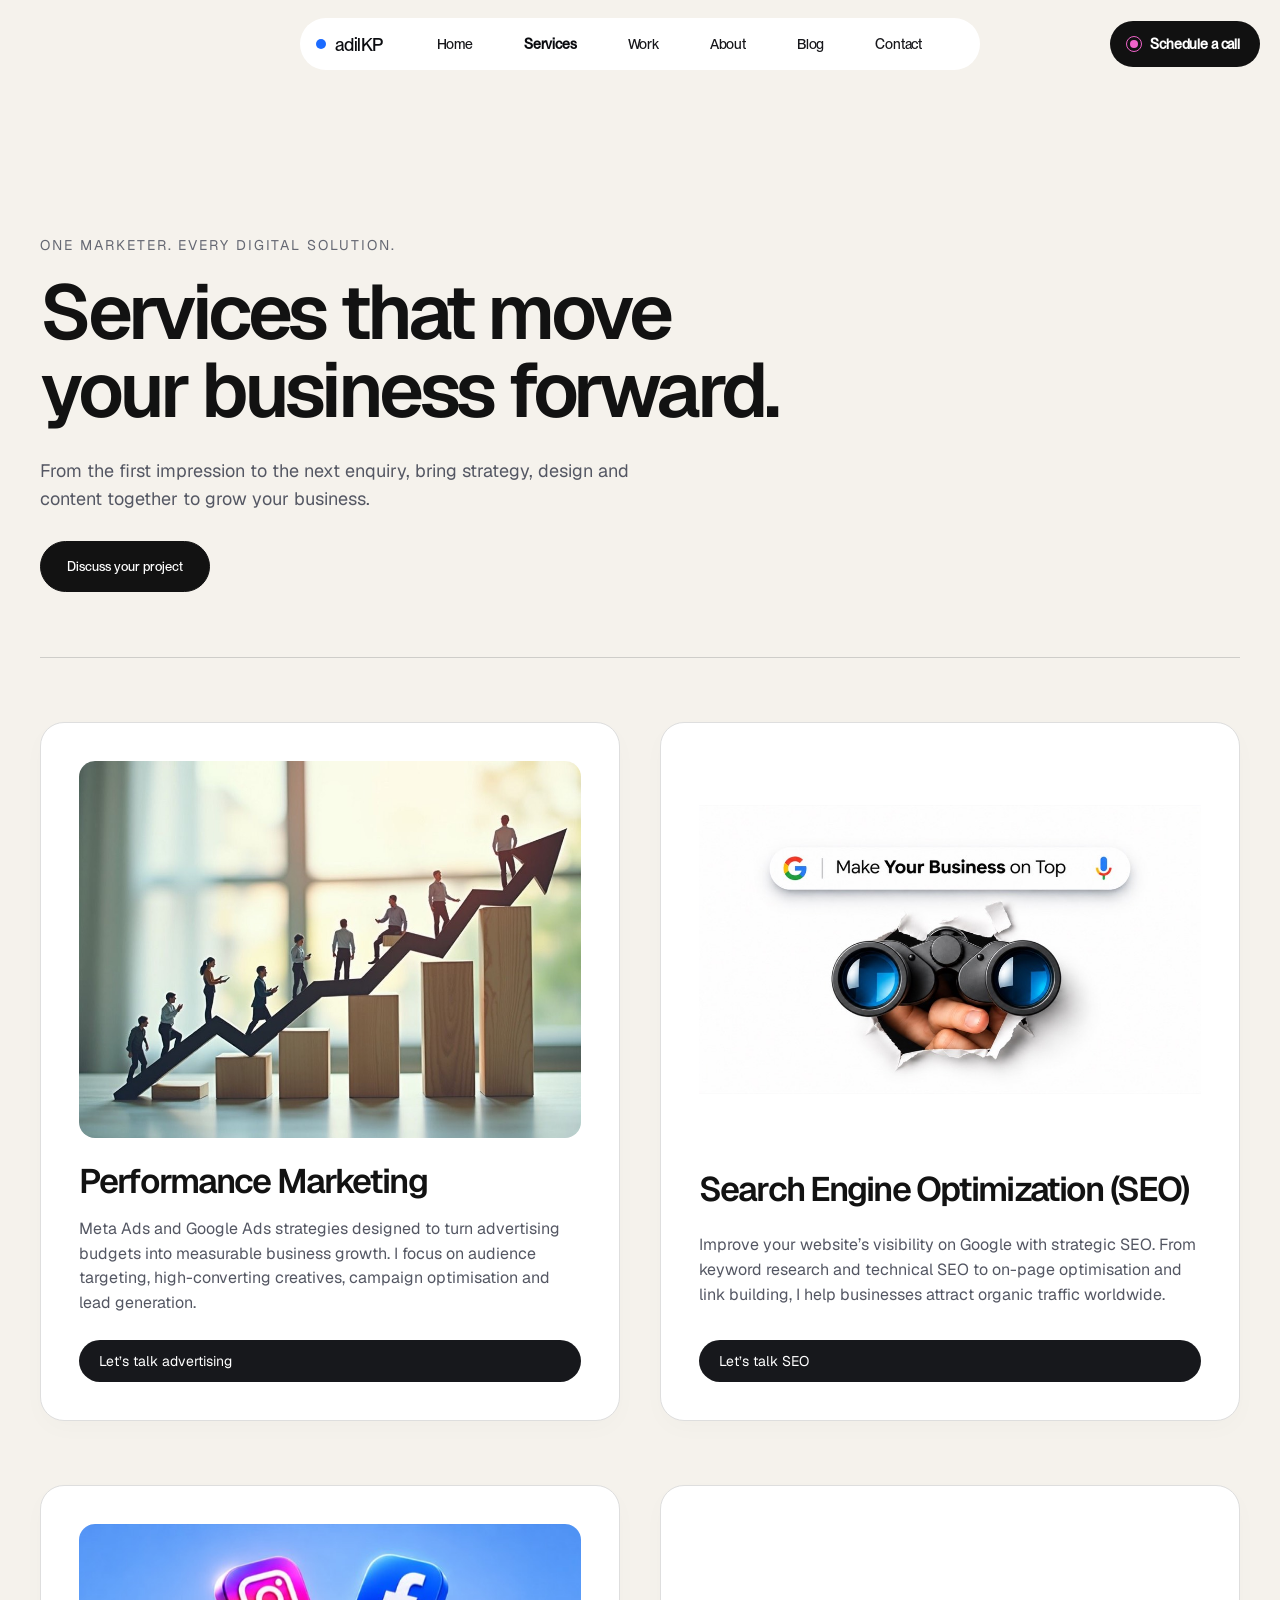
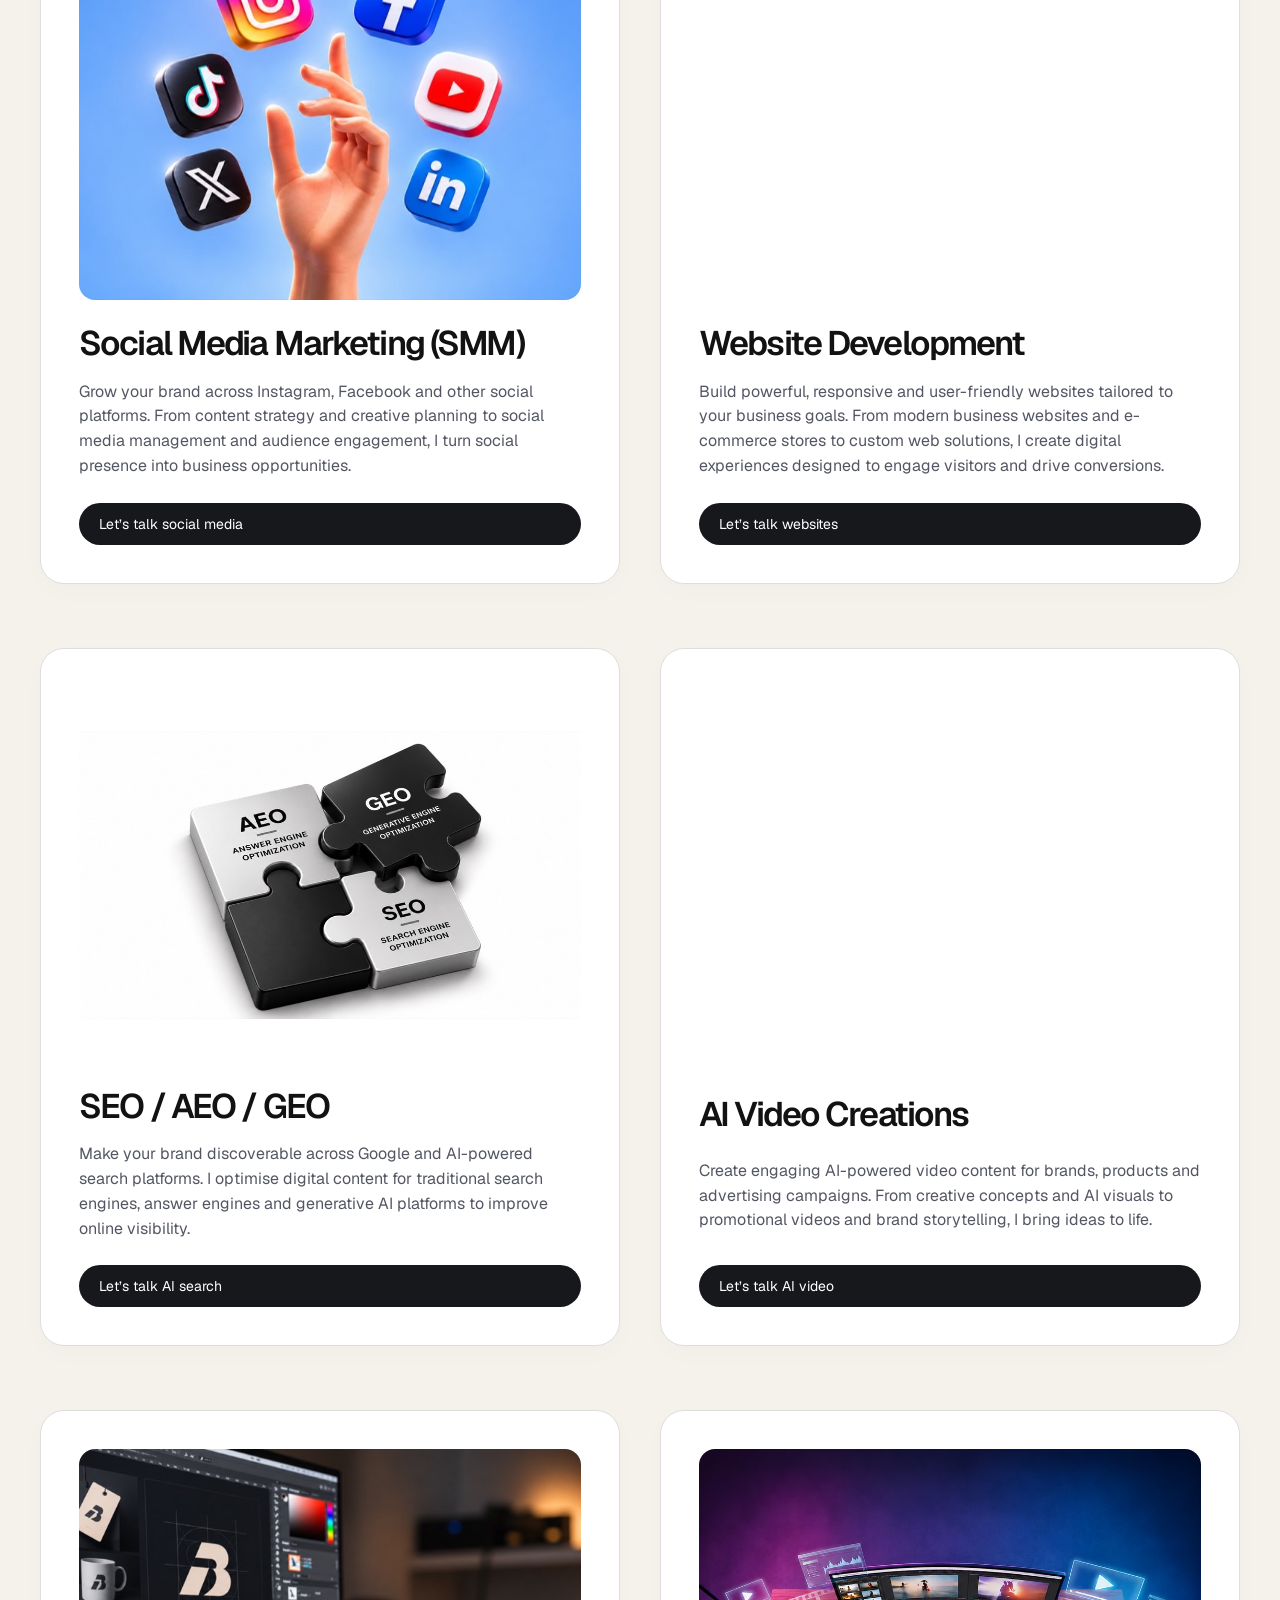
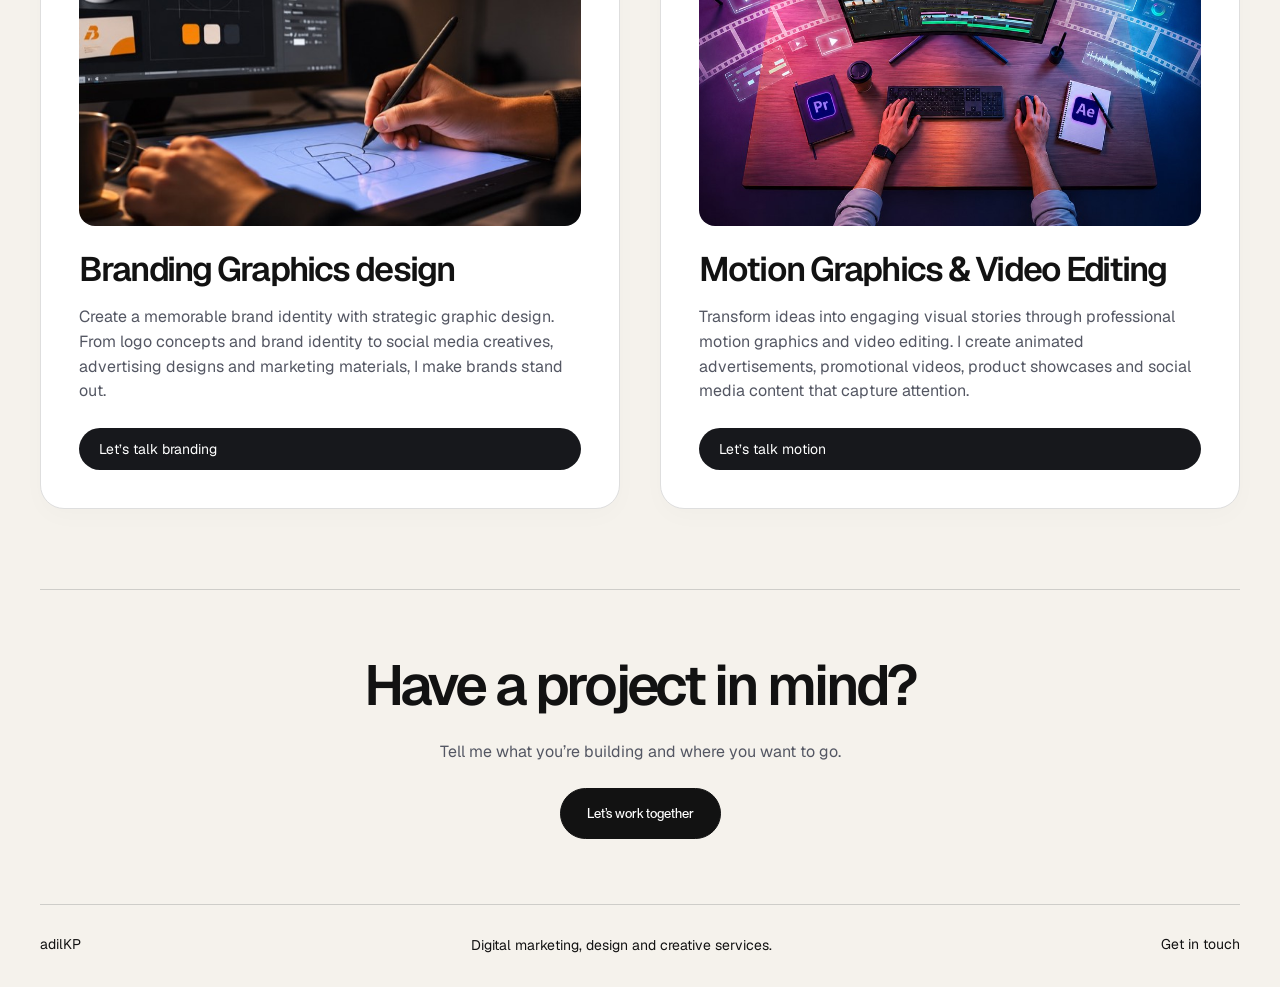
<file: services.html>
<!doctype html>
<html lang="en"><head>
<base href="/">
<meta charset="utf-8"><meta name="viewport" content="width=device-width,initial-scale=1">
<title>Digital Marketing &amp; Creative Services | Adil KP</title>
<meta name="description" content="Explore Adil KP’s performance marketing, SEO, social media, website development, AI video, branding and motion graphics services.">
<link rel="canonical" href="https://adilkp.vercel.app/services/">
<link rel="stylesheet" href="css/style.css">
</head><body class="services-page">
<a class="skip-link" href="#main">Skip to content</a>
<header class="floating-header" id="site-header">
    <div class="header-pill-inner">
      <a class="brand-pill" href="/" aria-label="Adil KP home">
        <span class="brand-dot" aria-hidden="true"></span>
        <span class="brand-text">adilKP</span>
      </a>

      <nav class="nav-pill-track" id="navigation" aria-label="Main navigation">
        <span class="nav-hover-box" aria-hidden="true"></span>
        <a href="/" class="nav-link">Home</a>
        <a href="/services/" class="nav-link" aria-current="page">Services</a>
        <a href="/work" class="nav-link">Work</a>
        <a href="/about" class="nav-link">About</a>
        <a href="/blog" class="nav-link">Blog</a>
        <a href="/contact" class="nav-link">Contact</a>
        <a href="https://calendly.com/mohammedaadhilkp" class="mobile-schedule-btn" data-schedule-call target="_blank" rel="noopener noreferrer"><span class="schedule-call-dot" aria-hidden="true"></span>Schedule a call</a>
      </nav>

      <div class="header-cta-wrap">
        <button class="mobile-toggle" aria-label="Toggle navigation" aria-expanded="false" aria-controls="navigation">
          <span></span><span></span><span></span>
        </button>
      </div>
    </div>
    <a href="https://calendly.com/mohammedaadhilkp" class="header-cta-btn" data-schedule-call target="_blank" rel="noopener noreferrer"><span class="schedule-call-dot" aria-hidden="true"></span>Schedule a call</a>
  </header>
<main id="main" class="services-directory wrap">
<header class="services-directory-intro"><p class="service-eyebrow">ONE MARKETER. EVERY DIGITAL SOLUTION.</p><h1>Services that move<br>your business forward.</h1><p>From the first impression to the next enquiry, bring strategy, design and content together to grow your business.</p><a class="button" href="/contact/">Discuss your project</a></header>
<section class="services-directory-grid" aria-label="All services"><article class="service-detail-card" id="service-panel-0" aria-labelledby="service-heading-0">
                <img src="assets/services/performance-marketing-optimized.jpg" alt="People climbing an upward arrow across growing columns, representing business growth" width="960" height="960" loading="lazy" decoding="async">
                <h3 id="service-heading-0">Performance Marketing</h3>
                <p>Meta Ads and Google Ads strategies designed to turn advertising budgets into measurable business growth. I focus on audience targeting, high-converting creatives, campaign optimisation and lead generation.</p>
                <a class="service-enquire" href="/contact/">Let’s talk advertising</a>
              </article>
<article class="service-detail-card" id="service-panel-1" aria-labelledby="service-heading-1">
                <img class="service-image-contain" src="assets/services/seo-selected-optimized.jpg" alt="Binoculars beneath a search bar reading Make Your Business on Top" width="960" height="552" loading="lazy" decoding="async">
                <h3 id="service-heading-1">Search Engine Optimization (SEO)</h3>
                <p>Improve your website’s visibility on Google with strategic SEO. From keyword research and technical SEO to on-page optimisation and link building, I help businesses attract organic traffic worldwide.</p>
                <a class="service-enquire" href="/contact/">Let’s talk SEO</a>
              </article>
<article class="service-detail-card" id="service-panel-2" aria-labelledby="service-heading-2">
                <img src="assets/services/social-selected-optimized.jpg" alt="Social media platform icons surrounding a hand against a blue background" width="960" height="505" loading="lazy" decoding="async">
                <h3 id="service-heading-2">Social Media Marketing (SMM)</h3>
                <p>Grow your brand across Instagram, Facebook and other social platforms. From content strategy and creative planning to social media management and audience engagement, I turn social presence into business opportunities.</p>
                <a class="service-enquire" href="/contact/">Let’s talk social media</a>
              </article>
<article class="service-detail-card" id="service-panel-3" aria-labelledby="service-heading-3">
                <img src="assets/services/web-development-chickart.jpg" alt="Laptop displaying the Chickart restaurant website in a warm red-lit workspace" width="960" height="720" loading="lazy" decoding="async">
                <h3 id="service-heading-3">Website Development</h3>
                <p>Build powerful, responsive and user-friendly websites tailored to your business goals. From modern business websites and e-commerce stores to custom web solutions, I create digital experiences designed to engage visitors and drive conversions.</p>
                <a class="service-enquire" href="/contact/">Let’s talk websites</a>
              </article>
<article class="service-detail-card" id="service-panel-4" aria-labelledby="service-heading-4">
                <img class="service-image-contain" src="assets/services/ai-search-selected-optimized.jpg" alt="Interlocking puzzle pieces representing AEO, GEO and SEO" width="960" height="552" loading="lazy" decoding="async">
                <h3 id="service-heading-4">SEO / AEO / GEO</h3>
                <p>Make your brand discoverable across Google and AI-powered search platforms. I optimise digital content for traditional search engines, answer engines and generative AI platforms to improve online visibility.</p>
                <a class="service-enquire" href="/contact/">Let’s talk AI search</a>
              </article>
<article class="service-detail-card" id="service-panel-5" aria-labelledby="service-heading-5">
                <img src="assets/services/ai-video-selected.jpg" alt="Human profile wrapped in colorful filmstrips and digital code representing AI video creation" width="960" height="720" loading="lazy" decoding="async">
                <h3 id="service-heading-5">AI Video Creations</h3>
                <p>Create engaging AI-powered video content for brands, products and advertising campaigns. From creative concepts and AI visuals to promotional videos and brand storytelling, I bring ideas to life.</p>
                <a class="service-enquire" href="/contact/">Let’s talk AI video</a>
              </article>
<article class="service-detail-card" id="service-panel-6" aria-labelledby="service-heading-6">
                <img src="assets/services/branding-selected-optimized.jpg" alt="Designer creating a brand logo and identity using a drawing tablet" width="960" height="520" loading="lazy" decoding="async">
                <h3 id="service-heading-6">Branding Graphics design</h3>
                <p>Create a memorable brand identity with strategic graphic design. From logo concepts and brand identity to social media creatives, advertising designs and marketing materials, I make brands stand out.</p>
                <a class="service-enquire" href="/contact/">Let’s talk branding</a>
              </article>
<article class="service-detail-card" id="service-panel-7" aria-labelledby="service-heading-7">
                <img src="assets/services/motion-editing-selected.jpg" alt="Video editing workstation with a curved monitor, editing timeline and floating film graphics" width="960" height="720" loading="lazy" decoding="async">
                <h3 id="service-heading-7">Motion Graphics &amp; Video Editing</h3>
                <p>Transform ideas into engaging visual stories through professional motion graphics and video editing. I create animated advertisements, promotional videos, product showcases and social media content that capture attention.</p>
                <a class="service-enquire" href="/contact/">Let’s talk motion</a>
              </article></section>
<section class="services-directory-contact"><h2>Have a project in mind?</h2><p>Tell me what you’re building and where you want to go.</p><a class="button" href="/contact/">Let’s work together</a></section>
</main><footer class="services-directory-footer wrap"><a href="/">adilKP</a><p>Digital marketing, design and creative services.</p><a href="/contact/">Get in touch</a></footer>
<script defer src="js/config.js"></script><script defer src="js/main.js"></script>
</body></html>
</file>
<file: css/style.css>
/* Site typography. Local PP Neue Montreal is used when installed. */
@font-face {
  font-family: 'PP Neue Montreal';
  src: local('PP Neue Montreal Regular'), local('PPNeueMontreal-Regular');
  font-style: normal;
  font-weight: 400;
  font-display: swap;
}
@font-face {
  font-family: 'PP Neue Montreal';
  src: local('PP Neue Montreal Medium'), local('PPNeueMontreal-Medium');
  font-style: normal;
  font-weight: 500;
  font-display: swap;
}
@font-face {
  font-family: 'Geist';
  src: url('../assets/fonts/geist-variable.ttf') format('truetype');
  font-style: normal;
  font-weight: 100 900;
  font-display: swap;
}
:root{--ink:#121212;--blue:#1763ed;--muted:#666;--line:#dedede;--max:1200px}*{box-sizing:border-box}html{scroll-behavior:smooth;scroll-padding-top:95px}body:not(.home-page){padding-top:90px}body{margin:0;color:var(--ink);background:#fff;font-family:var(--font-body);-webkit-font-smoothing:antialiased}a{color:inherit;text-decoration:none}button{font:inherit;cursor:pointer}a,button,summary{-webkit-tap-highlight-color:transparent}a:focus-visible,button:focus-visible,summary:focus-visible{outline:3px solid var(--blue);outline-offset:6px}h1,h2,h3,p{margin:0}h1,h2,h3{font-weight:500;letter-spacing:-.055em}em{font-family:var(--font-body);font-weight:400}h1{font-size:clamp(46px,6.1vw,88px);line-height:1.02}h2{font-size:clamp(38px,4.4vw,64px);line-height:1.07}h3{font-size:30px;line-height:1.15}p{line-height:1.55}.wrap{width:min(var(--max),calc(100% - 80px));margin-inline:auto}.eyebrow{font-size:11px;letter-spacing:.14em;line-height:1.6}.blue{color:var(--blue)}.header{position:fixed;top:0;left:0;right:0;width:100%;height:90px;padding:0 max(40px,calc((100% - 1360px)/2 + 40px));display:flex;align-items:center;justify-content:space-between;background:rgba(255,255,255,.92);-webkit-backdrop-filter:blur(16px);backdrop-filter:blur(16px);border-bottom:1px solid rgba(0,0,0,.06);z-index:60;transition:height .3s cubic-bezier(.2,.8,.2,1),background-color .3s,border-color .3s,box-shadow .3s}.header.is-scrolled{height:80px;background:rgba(255,255,255,.88);border-bottom-color:rgba(0,0,0,.08);box-shadow:0 4px 20px rgba(0,0,0,.05)}.brand{font-size:35px;letter-spacing:-.09em;font-weight:700}.brand span{font-size:11px;vertical-align:top;letter-spacing:0;margin:6px}.header nav{position:relative;display:flex;align-items:center;gap:6px;font-size:13px;isolation:isolate}.header nav a{position:relative;z-index:2;display:inline-flex;align-items:center;justify-content:center;padding:8px 16px;border-radius:10px;font-size:13px;font-weight:500;letter-spacing:-.01em;color:inherit;text-decoration:none;transition:color .22s ease,transform .2s cubic-bezier(.2,.8,.2,1)}.header nav a::before{content:'';position:absolute;inset:0;border-radius:10px;background:rgba(23,99,237,.08);border:1px solid rgba(23,99,237,.22);box-shadow:0 4px 14px rgba(23,99,237,.09);opacity:0;transform:scale(.88);transition:opacity .24s cubic-bezier(.16,1,.3,1),transform .24s cubic-bezier(.16,1,.3,1),background-color .2s,border-color .2s;z-index:-1;pointer-events:none}.header nav a:hover{color:var(--blue);transform:translateY(-1px)}.header nav a:hover::before,.header nav a:focus-visible::before{opacity:1;transform:scale(1)}.header nav.has-indicator a::before{display:none}.nav-indicator-box{position:absolute;top:0;left:0;width:0;height:0;border-radius:10px;background:rgba(23,99,237,.08);border:1px solid rgba(23,99,237,.24);box-shadow:0 4px 14px rgba(23,99,237,.1);pointer-events:none;opacity:0;transform:translate3d(0,0,0) scale(.9);transition:transform .26s cubic-bezier(.2,.8,.2,1),width .26s cubic-bezier(.2,.8,.2,1),height .26s cubic-bezier(.2,.8,.2,1),opacity .2s ease;z-index:1}.nav-indicator-box.is-active{opacity:1;transform:translate3d(var(--box-x,0),var(--box-y,0),0) scale(1)}.header nav a[aria-current]{font-weight:600}.header nav a[aria-current]::after{content:'';position:absolute;bottom:2px;left:50%;transform:translateX(-50%);width:14px;height:2px;background:var(--blue);border-radius:99px;pointer-events:none;transition:width .25s ease,background-color .25s ease}.menu-toggle{display:none}.button{display:inline-flex;align-items:center;gap:35px;justify-content:center;border:1px solid var(--ink);border-radius:99px;padding:17px 26px;background:var(--ink);color:#fff;font-size:13px;transition:background .3s,transform .3s,color .3s}.button:hover{background:var(--blue);border-color:var(--blue);transform:translateY(-3px)}.button.outline{background:transparent;color:var(--ink)}.button.outline:hover{background:var(--ink);color:#fff}.skip{position:absolute;bottom:20px;left:25px;z-index:8;border:1px solid #728198;border-radius:30px;background:#ffffffb3;padding:10px 15px;font-size:12px}.services-section{padding-block:135px}.section-heading{display:grid;grid-template-columns:1fr 2fr;gap:30px;margin-bottom:55px}.section-heading .eyebrow{grid-row:span 2;padding-top:12px}.section-heading>p:last-child{max-width:490px;color:var(--muted);font-size:17px}.accordion{margin:0 0 32px 25%}.accordion details{border-radius:14px;background:#f0f0f0;margin-bottom:9px;overflow:hidden;transition:background .4s,color .4s}.accordion details[open]{background:#111;color:#fff}.accordion summary{padding:28px;display:flex;align-items:center;gap:20px;cursor:pointer;list-style:none}.accordion summary::-webkit-details-marker{display:none}.service-number{font-size:11px;color:#888}.accordion h3{font-size:27px}.plus{font-size:27px;margin-left:auto;transition:transform .4s}.accordion details[open] .plus{transform:rotate(45deg)}.service-body{padding:0 28px 32px 64px;position:relative;min-height:170px}.service-body p{max-width:60%;font-size:14px;color:#ccc}.service-body a{display:inline-block;margin-top:25px;font-size:12px;border-bottom:1px solid #777;padding-bottom:6px}.service-visual{position:absolute;right:30px;top:0;width:28%;height:140px;overflow:hidden;background:repeating-linear-gradient(90deg,#ffffff08 0 1px,transparent 1px 28px),radial-gradient(ellipse at bottom,#3963c9,transparent 75%);border-radius:8px}.service-visual span{display:block;font-size:110px;line-height:1;text-align:center;color:#bdd1ff}.services-section>.button{margin-left:25%}.experience{padding:15px 0 120px;text-align:center}.experience>.eyebrow{margin-bottom:20px}.timeline{position:relative;margin-top:65px}.track{position:absolute;top:0;bottom:0;width:2px;background:#e5e5e5;left:50%}.progress{background:var(--blue);width:100%;height:100%;transform:scaleY(var(--progress,0));transform-origin:top}.milestone{position:relative;display:grid;grid-template-columns:1fr 1fr;gap:100px;align-items:center;min-height:290px;padding:30px 50px}.timeline-copy{text-align:left}.timeline-copy time{color:var(--blue);font-size:11px;letter-spacing:.08em;text-transform:uppercase;background:#eff5ff;border-radius:20px;padding:8px 12px;display:inline-block;margin-bottom:20px}.timeline-copy h3{font-size:28px;max-width:350px;letter-spacing:-.04em}.milestone:nth-of-type(even) .timeline-visual{order:2}.milestone:nth-of-type(even) .timeline-copy{order:1;text-align:right}.milestone:nth-of-type(even) h3{margin-left:auto}.timeline-visual{height:200px;display:flex;flex-direction:column;align-items:center;justify-content:center;background:radial-gradient(ellipse,#d9e8ff,transparent 70%);color:#4387f5;border-radius:20px}.timeline-visual>span{font-size:85px;line-height:1.3;text-shadow:0 12px 15px #3976e331}.timeline-visual small{font-size:9px;letter-spacing:.15em}.marker{position:absolute;left:calc(50% - 6px);top:50%;width:14px;height:14px;border:3px solid white;background:#ccc;border-radius:50%;box-shadow:0 0 0 1px #ddd;transition:background .3s}.milestone.active .marker{background:var(--blue);box-shadow:0 0 0 5px #1763ed15}.projects-section{background:#111;color:#fff;border-radius:44px;padding:90px 0}.section-title{display:flex;justify-content:space-between;align-items:end;margin-bottom:65px}.section-title p{font-size:14px;color:#aaa}.project-grid{display:grid;grid-template-columns:1fr 1fr;gap:60px 35px}.project-art{aspect-ratio:1.17;border-radius:18px;overflow:hidden;position:relative;background:#dce8f7;display:flex;align-items:center;padding:12%;margin-bottom:24px;transition:transform .5s;color:#172445}.project:hover .project-art{transform:scale(.985)}.project-art>span{font-size:clamp(36px,4vw,64px);line-height:.95;letter-spacing:-.065em;white-space:pre-line;z-index:2}.project-art small{position:absolute;bottom:25px;font-size:9px;letter-spacing:.14em;z-index:2}.art-orbit{position:absolute;width:70%;aspect-ratio:1;border:35px solid #ffffff80;border-radius:50%;right:-20%;top:15%;transform:rotate(-25deg);box-shadow:0 25px 60px #1763ed25}.art-2{background:#dbd6f1;color:#332a54}.art-2 .art-orbit{border-radius:25%;transform:rotate(25deg)}.art-3{background:#eee9df;color:#3e392f}.art-3 .art-orbit{border-radius:8px;border-width:10px;transform:rotate(-16deg)}.art-4{background:#dbe7dd;color:#1e4939}.project h3{margin:10px 0;font-size:28px}.project>p:not(.eyebrow){color:#aaa;font-size:14px;max-width:440px}.project p.role{font-size:11px;margin-top:14px}.project .eyebrow{color:#b8b8b8;font-size:9px}.projects-section .button{margin-top:55px}.button.light{background:white;color:#111;border-color:white}.about-section{display:grid;grid-template-columns:1fr 1.2fr;gap:100px;align-items:center;padding-block:130px}.portrait{height:470px;background:linear-gradient(150deg,#f7f7f7,#edf3ff);border-radius:20px;overflow:hidden}.portrait img{width:100%;height:100%;object-fit:contain;object-position:bottom;padding-top:25px}.about-section .eyebrow{margin-bottom:24px}.about-section h2{font-size:46px}.about-section p:not(.eyebrow){margin-top:24px;color:#666;font-size:16px}.about-section .button{margin-top:30px}.contact-section{border-top:1px solid #ddd;text-align:center;padding-block:100px 115px}.contact-section h2{font-size:clamp(65px,9vw,120px);margin:25px 0 32px}.contact-empty{font-size:12px;color:#777}.footer{background:#111;color:white;padding:55px max(40px,calc((100% - 1200px)/2));display:grid;grid-template-columns:1fr 1.5fr 1fr;gap:40px;font-size:12px}.footer p{color:#aaa}.footer small{grid-column:1/-1;color:#777;font-size:10px}.page-intro{padding:85px 0 100px}.page-intro .eyebrow{margin-bottom:30px}.page-intro>p:not(.eyebrow){max-width:550px;margin-top:30px;color:#666}.service-grid{display:grid;grid-template-columns:1fr 1fr;gap:0 60px;padding-bottom:100px}.service-grid article{border-top:1px solid #ddd;padding:38px 0 45px}.service-grid h2{font-size:36px;margin:20px 0}.service-grid p{max-width:450px;color:#666;font-size:16px}.contact-notice{background:#f4f6fa;padding:25px;border-radius:15px}.contact-links{display:flex;flex-wrap:wrap;gap:12px;margin-block:30px}.contact-section .contact-links{justify-content:center}.skip-link{position:fixed;top:-80px;left:20px;z-index:100;background:white;border:2px solid var(--blue);padding:15px}.skip-link:focus{top:10px}[hidden]{display:none!important}
@media(max-width:900px){.wrap{width:calc(100% - 48px)}.header{padding:0 24px}.home-page .header{padding:0 24px}.header nav{gap:4px}.header nav a{padding:8px 12px;font-size:12px}.milestone{padding:25px 0;gap:60px}.timeline-copy h3{font-size:24px}.about-section{gap:40px}.about-section h2{font-size:38px}.accordion{margin-left:0}.services-section>.button{margin-left:0}.section-heading{grid-template-columns:1fr 2fr}.footer{padding:45px 24px}}
@media(max-width:600px){body:not(.home-page){padding-top:75px}.wrap{width:calc(100% - 40px)}.header{height:75px;padding:0 20px}.header.is-scrolled{height:70px}.brand{font-size:31px}.menu-toggle{display:flex;gap:15px;align-items:center;border:0;background:transparent;padding:12px 0;font-size:13px;color:inherit}.header nav{display:flex;position:absolute;top:75px;left:0;right:0;padding:15px 20px 25px;background:white;flex-direction:column;gap:4px;border-bottom:1px solid #ddd;box-shadow:0 12px 30px rgba(0,0,0,.08);border-radius:0 0 16px 16px}.header.is-scrolled nav{top:70px}.header nav a{padding:14px 18px;font-size:17px;width:100%;justify-content:flex-start;border-radius:8px}.header nav.has-indicator a::before{display:block}.nav-indicator-box{display:none}.js .header nav{display:none}.js .header nav.is-open{display:flex}h1{font-size:46px}.button{padding:15px 20px;font-size:12px;gap:18px}.skip{bottom:35px;left:14px;padding:8px 12px;font-size:10px}.services-section{padding-block:80px}.section-heading{display:block;margin-bottom:35px}.section-heading .eyebrow{margin-bottom:22px;padding:0}.section-heading>p:last-child{margin-top:25px;font-size:15px}.accordion summary{padding:22px 18px;gap:12px}.accordion h3{font-size:22px;letter-spacing:-.045em}.service-body{padding:0 20px 28px 42px;min-height:170px}.service-body p{max-width:70%;font-size:13px}.service-visual{right:12px;width:24%;height:110px}.service-visual span{font-size:75px}.experience{padding:0 0 80px}.timeline{margin-top:40px}.track{left:7px}.milestone{display:flex;flex-direction:column;align-items:stretch;gap:15px;padding:25px 0 25px 38px;min-height:315px}.marker{left:1px;top:58px}.timeline-copy,.milestone:nth-of-type(even) .timeline-copy{text-align:left;order:0}.timeline-copy h3,.milestone:nth-of-type(even) h3{font-size:23px;margin-left:0}.timeline-visual,.milestone:nth-of-type(even) .timeline-visual{order:1;height:140px}.timeline-visual>span{font-size:58px}.projects-section{border-radius:28px;padding:65px 0}.section-title{display:block;margin-bottom:38px}.section-title p{margin-top:20px}.project-grid{grid-template-columns:1fr;gap:40px}.project-art>span{font-size:52px}.project h3{font-size:25px}.about-section{display:flex;flex-direction:column;gap:35px;padding-block:75px}.portrait{width:100%;height:380px}.about-section h2{font-size:38px}.about-section p:not(.eyebrow){font-size:15px}.contact-section{padding-block:70px}.contact-section>.eyebrow{font-size:9px}.contact-section h2{font-size:65px}.footer{grid-template-columns:1fr 1fr;gap:25px;padding:40px 20px}.footer>a:last-of-type{grid-column:1/-1}.page-intro{padding:55px 0 65px}.page-intro>p:not(.eyebrow){font-size:15px}.service-grid{grid-template-columns:1fr;padding-bottom:50px}.service-grid h2{font-size:32px}}
@media(prefers-reduced-motion:reduce){html{scroll-behavior:auto}*,*::before,*::after{animation:none!important;transition:none!important}.progress{transform:scaleY(1)}.marker{background:var(--blue)}}
html:not(.js) .progress{transform:scaleY(1)}
.progress{transition:transform .12s linear}
@supports(interpolate-size:allow-keywords){
 .accordion details{interpolate-size:allow-keywords}
 .accordion details::details-content{block-size:0;overflow:hidden;transition:block-size .4s ease,content-visibility .4s;transition-behavior:allow-discrete}
 .accordion details[open]::details-content{block-size:auto}
}
@media(prefers-reduced-motion:reduce){.progress{transition:none}}
@media(max-width:600px){
 .skip{bottom:42px}
}
/* Portrait-led hero and scroll choreography. */
:root{--paper:#f4f5fa;--electric:#2944ef}
body{background:var(--paper);isolation:isolate}
main,.footer{position:relative;z-index:2}
.scroll-stripes{position:fixed;inset:0;overflow:hidden;pointer-events:none;z-index:1;opacity:0;transition:opacity .5s;contain:strict}
.scroll-stripes span{position:absolute;left:-35%;width:170%;height:clamp(14px,3vw,46px);background:linear-gradient(90deg,transparent 8%,#3052ff70 34%,#5d97ff80 65%,transparent 94%);transform:translate3d(var(--stripe-x,0px),var(--stripe-y,0px),0) rotate(-24deg);will-change:transform;border-radius:100%}
.scroll-stripes span:nth-child(1){top:16%}.scroll-stripes span:nth-child(2){top:29%;background:linear-gradient(90deg,transparent,#735bf55c,#ab94fd66,transparent)}.scroll-stripes span:nth-child(3){top:43%;height:13px;background:linear-gradient(90deg,transparent,#0fbece70,#6ed5eb55,transparent)}.scroll-stripes span:nth-child(4){top:59%;background:linear-gradient(90deg,transparent,#397cf780,#748eff70,transparent)}.scroll-stripes span:nth-child(5){top:76%;height:18px;background:linear-gradient(90deg,transparent,#efa37f55,#eabb8f60,transparent)}
.home-page .header{position:fixed;top:0;left:0;right:0;width:100%;height:95px;padding:0 max(48px,calc((100% - 1360px)/2 + 48px));background:transparent;color:#17212b;z-index:60;transition:height .3s cubic-bezier(.2,.8,.2,1),background-color .3s,backdrop-filter .3s,-webkit-backdrop-filter .3s,border-color .3s,box-shadow .3s}
.home-page .header nav a[aria-current]{border-color:#ffffff85}.home-page .header .brand{font-size:21px;letter-spacing:-.035em;font-weight:500}.home-page .header .brand::before{content:'© ';font-size:16px}.home-page .header .brand span{font-size:9px}
.photo-hero{height:100svh;min-height:760px;max-height:1050px;position:relative;overflow:hidden;isolation:isolate;background:radial-gradient(ellipse at 50% 35%,#b5bec2,#949fa7 75%);color:white}
.hero-grain{position:absolute;inset:0;opacity:.1;background-image:url("data:image/svg+xml,%3Csvg xmlns='http://www.w3.org/2000/svg' width='150' height='150'%3E%3Cfilter id='n'%3E%3CfeTurbulence type='fractalNoise' baseFrequency='.8' numOctaves='3' stitchTiles='stitch'/%3E%3C/filter%3E%3Crect width='100%25' height='100%25' opacity='.5' filter='url(%23n)'/%3E%3C/svg%3E");pointer-events:none}
.hero-photo{position:absolute;inset:65px 10% 0;display:flex;justify-content:center;align-items:end;transform:translate3d(0,var(--photo-shift,0px),0);will-change:transform;z-index:2}
.hero-photo img{width:100%;height:100%;object-fit:contain;object-position:center bottom;mask-image:linear-gradient(to bottom,#000 90%,transparent 100%);-webkit-mask-image:linear-gradient(to bottom,#000 90%,transparent 100%)}
.location-badge{position:absolute;left:0;top:39%;border-radius:0 90px 90px 0;background:#20232a;display:flex;align-items:center;gap:30px;padding:19px 20px 19px 45px;z-index:4}.location-badge p{font-size:13px;line-height:1.35}.location-badge>span{height:59px;width:59px;display:grid;place-items:center;font-size:46px;background:#969fa5;border-radius:50%;font-weight:400}
.hero-role{position:absolute;left:73%;top:29%;right:4%;z-index:5;max-width:300px}.hero-arrow{display:block;font-size:39px;margin-bottom:32px}.hero-role h1{font-size:clamp(25px,2.5vw,37px);letter-spacing:-.045em;line-height:1.2}.hero-role>p{font-size:13px;line-height:1.55;margin-top:18px;color:#fff}.hero-actions{display:flex;flex-direction:column;align-items:start;gap:13px;margin-top:26px;font-size:12px}.hero-actions a{padding-bottom:7px;border-bottom:1px solid #ffffff7a;transition:padding .3s}.hero-actions a:hover{padding-left:8px}
.hero-name{position:absolute;left:0;right:0;bottom:7%;overflow:hidden;z-index:4;line-height:1.1;pointer-events:none}.name-track{display:flex;width:max-content;transform:translate3d(var(--name-x,0px),0,0);will-change:transform}.name-track>span{font-size:clamp(100px,13vw,210px);font-weight:400;letter-spacing:-.055em;white-space:nowrap;padding-block:8px}
.scroll-cue{position:absolute;left:48px;bottom:28px;display:flex;align-items:center;gap:30px;font-size:9px;letter-spacing:.15em;z-index:5;padding:12px 0}.scroll-cue span{font-size:20px}.intro-section{padding:130px 0 40px}.intro-layout{display:grid;grid-template-columns:1.5fr 1fr;gap:90px;align-items:center;margin-top:35px}.intro-layout h2{font-size:clamp(46px,6.5vw,94px);letter-spacing:-.06em;line-height:1.05}.intro-description{font-size:20px;line-height:1.5;color:#4f515b;max-width:390px;margin-bottom:28px}.intro-rule{margin-top:75px;border-bottom:1px solid #d0d2df;padding-bottom:20px;display:flex;align-items:center;justify-content:space-between;font-size:10px;letter-spacing:.12em}.intro-rule>span:first-child,.intro-rule>span:last-child{font-size:22px}
.services-section{padding-block:95px 130px}.experience{padding-top:20px}.section-heading h2{font-size:clamp(44px,5vw,72px)}
.projects-section{background:#171923;border-radius:38px;position:relative;overflow:hidden;isolation:isolate;transition:background .5s}
.projects-section::before{content:'';position:absolute;inset:0;z-index:-1;opacity:.34;background:repeating-linear-gradient(-26deg,transparent 0 200px,#4562ef25 200px 219px,transparent 219px 315px,#7765e22b 315px 329px);transform:translateY(var(--project-bg-y,0px));will-change:transform;pointer-events:none}
.cinematic-grid{display:block}.cinematic-grid .project{margin-bottom:95px;position:relative}.cinematic-grid .project:last-child{margin-bottom:0}.cinematic-grid .project-art{aspect-ratio:1.95;max-height:620px;min-height:340px;padding:8%;border-radius:25px;transform:translate3d(0,var(--art-y,0px),0) scale(var(--art-scale,1));will-change:transform;transition:none;isolation:isolate}.cinematic-grid .project-art::after{content:'';position:absolute;inset:0;pointer-events:none;box-shadow:inset 0 0 100px #ffffff15;border-radius:inherit}.cinematic-grid .project-art>span:not(.project-index){font-size:clamp(55px,8vw,112px);letter-spacing:-.065em}.cinematic-grid .project-art small{bottom:30px;left:8%;font-size:10px}.project-index{position:absolute;top:27px;right:30px;font-size:32px!important;line-height:1}.cinematic-grid .art-orbit{width:48%;right:-7%;top:2%;border-width:55px;transform:rotate(var(--orbit-angle,-24deg));will-change:transform}.cinematic-grid .art-2 .art-orbit{border-radius:28%;border-width:65px}.cinematic-grid .art-3 .art-orbit{border-radius:14px;border-width:18px}.cinematic-grid .art-4 .art-orbit{border-width:45px}.cinematic-grid .project h3{font-size:34px;line-height:1.2;margin-top:12px}.cinematic-grid .project>p:not(.eyebrow){max-width:620px}.cinematic-grid .project>.eyebrow{margin-top:28px}.cinematic-grid .project p.role{position:absolute;bottom:0;right:0}
.project:hover .project-art{transform:translate3d(0,var(--art-y,0px),0) scale(var(--art-scale,1))}.project:hover .project-index{color:var(--blue);transform:rotate(8deg);transition:transform .4s,color .4s}
.about-section .portrait{height:540px;background:linear-gradient(145deg,#e1e4eb,#cdd9f1);border-radius:22px}.about-section .portrait img{padding:0;object-fit:contain;object-position:center bottom;mask-image:linear-gradient(#000 92%,transparent);-webkit-mask-image:linear-gradient(#000 92%,transparent)}
.contact-section{position:relative}.contact-section h2{transition:transform .35s;transform:translateY(var(--contact-y,0px))}.footer{background:#171923}
.word-reveal .word{display:inline-block;color:var(--ink);opacity:var(--word-opacity,1);transition:opacity .12s}
.photo-hero .hero-role,.photo-hero .location-badge{animation:hero-arrive .85s ease both}.photo-hero .hero-photo{animation:portrait-arrive 1.1s cubic-bezier(.2,.7,.3,1) both}.photo-hero .hero-role{animation-delay:.13s}@keyframes hero-arrive{from{opacity:0;translate:0 18px}to{opacity:1;translate:0 0}}@keyframes portrait-arrive{from{opacity:.3;translate:0 28px}to{opacity:1;translate:0 0}}
@media(min-width:1500px){.hero-role{left:75%;right:4%}}
@media(max-width:1050px){.hero-role{left:70%;right:3%;max-width:240px}.hero-role h1{font-size:27px}.hero-role>p{font-size:12px}.hero-photo{inset:90px 3% 0}.location-badge{padding-left:25px;gap:20px}.location-badge>span{width:49px;height:49px;font-size:37px}.intro-layout{gap:45px}.cinematic-grid .project p.role{position:static;margin-top:15px}}
@media(max-width:600px){
 .home-page .header{height:80px;padding:0 20px}.home-page .header.is-scrolled{height:72px}.home-page .header nav{top:80px;background:#20232a;color:white;border-color:#424753;box-shadow:0 12px 30px rgba(0,0,0,.25)}.home-page .header.is-scrolled nav{top:72px}.home-page .header nav a{font-size:17px}.home-page .header nav a[aria-current]::after{background:#fff}.home-page .header nav a:hover{color:#fff}.home-page .header nav a::before{background:rgba(255,255,255,.12);border-color:rgba(255,255,255,.2)}.home-page .header .brand{font-size:20px}
 .photo-hero{height:860px;min-height:0;max-height:none;background:radial-gradient(ellipse at 50% 40%,#b9c2c6,#8c9ba8)}
 .hero-photo{inset:125px -6% 110px}.hero-photo img{object-fit:contain;mask-image:linear-gradient(#000 85%,transparent 100%);-webkit-mask-image:linear-gradient(#000 85%,transparent 100%)}
 .hero-role{top:auto;bottom:47px;left:20px;right:20px;max-width:none;display:grid;grid-template-columns:1fr 1fr;gap:12px 16px}.hero-arrow{position:absolute;top:-40px;font-size:27px;display:none}.hero-role h1{font-size:21px;grid-column:1/-1;line-height:1.15;letter-spacing:-.03em;max-width:none}.hero-role h1 br{display:none}.hero-role>p{font-size:11px;line-height:1.5;margin-top:0}.hero-actions{font-size:11px;margin:0;gap:10px;justify-self:end;align-self:start}
 .location-badge{top:118px;padding:11px 11px 11px 20px;gap:14px}.location-badge p{font-size:10px}.location-badge>span{width:39px;height:39px;font-size:31px}
 .hero-name{bottom:195px}.name-track>span{font-size:88px;letter-spacing:-.055em}.scroll-cue{left:20px;bottom:10px;font-size:8px;gap:18px;padding:9px 0}
 .intro-section{padding:80px 0 25px}.intro-section>.eyebrow{font-size:9px}.intro-layout{display:block;margin-top:26px}.intro-layout h2{font-size:49px}.intro-description{font-size:17px;margin-top:32px}.intro-rule{margin-top:45px;font-size:8px}.services-section{padding-block:65px 85px}.section-heading h2{font-size:42px}
 .projects-section{padding-block:65px;border-radius:26px}.cinematic-grid .project{margin-bottom:60px}.cinematic-grid .project-art{aspect-ratio:.98;min-height:0;padding:11%;border-radius:18px}.cinematic-grid .project-art>span:not(.project-index){font-size:58px}.cinematic-grid .project-art small{left:11%;bottom:22px;font-size:8px}.cinematic-grid .art-orbit{width:70%;right:-26%;top:10%;border-width:32px}.cinematic-grid .art-2 .art-orbit{border-width:40px}.cinematic-grid .art-3 .art-orbit{border-width:12px}.cinematic-grid .art-4 .art-orbit{border-width:32px}.project-index{top:20px;right:20px;font-size:24px!important}.cinematic-grid .project h3{font-size:27px}.cinematic-grid .project>.eyebrow{font-size:8px;margin-top:20px}
 .about-section .portrait{height:420px}.scroll-stripes span{height:22px;left:-80%;width:260%;opacity:.7}
}
@media(prefers-reduced-motion:reduce){.name-track,.hero-photo,.cinematic-grid .project-art,.art-orbit,.contact-section h2{transform:none!important}.scroll-stripes{display:none}.word-reveal .word{opacity:1!important}.photo-hero .hero-role,.photo-hero .location-badge,.photo-hero .hero-photo{animation:none}}
/* Scale the original photo by height; only transparent side margins extend
   outside its wrapper. No additional crop is applied to the person. */
.hero-photo img{width:auto;max-width:none;height:100%;flex:none;object-fit:contain}
.home-page .header{color:#17212b}.home-page .header nav a[aria-current]{border-color:#17212b80}
.hero-role,.hero-role>p,.scroll-cue{color:#17212b}.hero-actions a{border-color:#17212b80}
@media(max-width:600px){.home-page .header nav{color:#fff}.home-page .header nav a[aria-current]{border-color:#fff}}
.portrait-unavailable .hero-photo{display:none}

/* Curved, scroll-linked ribbons and pearlescent click ripples. */
.scroll-stripes{display:none}
.flow-ribbons,.water-ripples{position:fixed;inset:0;width:100%;height:100%;pointer-events:none;contain:strict}
.flow-ribbons{z-index:1}.water-ripples{z-index:35;mix-blend-mode:screen}
.project{perspective:1000px}
.cinematic-grid .project-art{transform:translate3d(0,var(--art-y,0px),0) rotateX(var(--art-tilt,0deg)) rotateZ(var(--art-roll,0deg)) scale(var(--art-scale,1));transform-origin:50% 85%;backface-visibility:hidden}
@media(prefers-reduced-motion:reduce){.flow-ribbons,.water-ripples{display:none}}
.cinematic-grid .project:hover .project-art{transform:translate3d(0,var(--art-y,0px),0) rotateX(var(--art-tilt,0deg)) rotateZ(var(--art-roll,0deg)) scale(var(--art-scale,1))}

/* White multilingual preloader, displayed on each home-page load. */
html.preloader-active{overflow:hidden;background:#fff}
.welcome-pending body{visibility:hidden}
.welcome-screen[open]{visibility:visible;position:fixed;inset:0;width:100vw;max-width:none;height:100dvh;max-height:none;margin:0;padding:24px;border:0;background:#fff;color:#111;display:flex;align-items:center;justify-content:center;overflow:hidden;z-index:100;outline:none}
.welcome-screen::backdrop{background:transparent}
.welcome-word{font-size:clamp(38px,6vw,76px);font-weight:400;letter-spacing:-.025em;line-height:1.5;text-align:center}
.welcome-word::before{content:'•';font-size:.45em;display:inline-block;vertical-align:middle;margin-inline-end:20px}
.welcome-skip{position:absolute;right:28px;bottom:28px;color:#555;background:transparent;border:0;padding:14px;font-size:12px}
.welcome-leaving{animation:welcome-exit 1s cubic-bezier(.76,0,.24,1) forwards}
@keyframes welcome-exit{to{transform:translateY(-125%)}}
@media(prefers-reduced-motion:reduce){.welcome-leaving{animation:none}}

.welcome-screen[open]{overflow:visible}
.welcome-screen::after{content:'';position:absolute;z-index:-1;left:-10%;width:120%;height:20dvh;bottom:-18dvh;background:#fff;border-radius:0 0 50% 50%;pointer-events:none}
.welcome-word{font-size:clamp(38px,4vw,60px)}
.welcome-skip{opacity:0;transition:opacity .2s}.welcome-skip:focus-visible,.welcome-screen:hover .welcome-skip{opacity:1}
.welcome-leaving .welcome-word,.welcome-leaving .welcome-skip{opacity:0;transition:opacity .2s}
.preloader-reveal .photo-hero{animation:preloader-hero 1.2s cubic-bezier(.2,.7,.2,1) both}
@keyframes preloader-hero{from{transform:translateY(90px)}to{transform:translateY(0)}}
@media(prefers-reduced-motion:reduce){.preloader-reveal .photo-hero{animation:none}.welcome-screen::after{display:none}}

.welcome-skip{right:28px;top:50%;bottom:auto;transform:translateY(-50%);opacity:1;color:#999;background:none;border:none;box-shadow:none;font-size:28px;font-weight:400;line-height:1;padding:12px;outline:none;-webkit-text-stroke:0}
.welcome-skip:focus-visible{outline:none;color:#444}
.welcome-leaving .welcome-skip{opacity:0}

.footer-socials{display:flex;flex-wrap:wrap;gap:20px;align-items:center;grid-column:1/-1;padding:16px 0}
.social-link{display:inline-flex;align-items:center;gap:9px;font-size:13px;padding:8px 0;transition:color .2s}
.social-link:hover{color:var(--blue)}.social-link svg,.contact-links svg{flex-shrink:0}
.contact-links{display:flex;flex-wrap:wrap;gap:12px;margin-top:30px}.contact-links .button{gap:12px}
@media(max-width:600px){.footer-socials{gap:16px}.social-link{font-size:12px}.contact-links .button{padding:14px 18px}}

/* Header CTA Button & Actions */
.header-actions{display:flex;align-items:center;gap:14px}
.header-cta{padding:9px 20px;font-size:12px;font-weight:600;border-radius:99px;gap:8px;white-space:nowrap;letter-spacing:-.01em}
.home-page .header:not(.is-scrolled) .header-cta{background:rgba(255,255,255,.5);border-color:rgba(23,33,43,.3);color:#17212b}
.home-page .header:not(.is-scrolled) .header-cta:hover{background:#17212b;color:#fff;border-color:#17212b}
.header.is-scrolled .header-cta,body:not(.home-page) .header-cta{background:var(--ink);color:#fff;border-color:var(--ink)}
.header.is-scrolled .header-cta:hover,body:not(.home-page) .header-cta:hover{background:var(--blue);border-color:var(--blue);color:#fff}
.nav-drawer-cta{display:none;margin-top:10px;width:100%;padding:14px;text-align:center;justify-content:center}
@media(max-width:768px){.header-cta{display:none}.nav-drawer-cta{display:inline-flex}}

/* Numbers Strip */
.numbers-strip{margin:30px auto 90px}
.numbers-grid{display:grid;grid-template-columns:repeat(4,1fr);gap:24px;background:#fff;border:1px solid var(--line);border-radius:22px;padding:36px 28px;box-shadow:0 10px 30px rgba(0,0,0,.03)}
.number-item{text-align:center;border-right:1px solid var(--line);padding:0 12px}
.number-item:last-child{border-right:none}
.number-val{display:block;font-size:clamp(38px,4.2vw,56px);font-weight:600;color:var(--blue);line-height:1.05;letter-spacing:-.04em;margin-bottom:8px}
.number-label{display:block;font-size:13px;color:var(--muted);line-height:1.45;max-width:210px;margin:0 auto}
@media(max-width:900px){.numbers-grid{grid-template-columns:repeat(2,1fr);gap:28px 16px}.number-item:nth-child(2){border-right:none}}
@media(max-width:600px){.numbers-grid{grid-template-columns:1fr;gap:20px;padding:26px 18px}.number-item{border-right:none;border-bottom:1px solid var(--line);padding-bottom:18px}.number-item:last-child{border-bottom:none;padding-bottom:0}}

/* Tools Strip */
.tools-section{padding:30px 0 90px;text-align:center}
.tools-section .section-heading{grid-template-columns:1fr;text-align:center;margin-bottom:34px}
.tools-chips{display:flex;flex-wrap:wrap;justify-content:center;gap:12px;max-width:980px;margin:0 auto}
.tool-chip{display:inline-flex;align-items:center;padding:12px 22px;border-radius:99px;background:#fff;border:1px solid var(--line);font-size:13px;font-weight:500;color:var(--ink);box-shadow:0 2px 8px rgba(0,0,0,.03);transition:transform .22s ease,border-color .22s ease,box-shadow .22s ease,color .22s ease}
.tool-chip:hover{transform:translateY(-2px);border-color:var(--blue);box-shadow:0 6px 18px rgba(23,99,237,.12);color:var(--blue)}

/* FAQ Accordion */
.faq-section{padding:70px 0 110px;border-top:1px solid var(--line)}
.faq-accordion{margin-left:0;max-width:960px;margin-inline:auto}
.faq-accordion details{background:#fff;border:1px solid var(--line);border-radius:16px;box-shadow:0 4px 14px rgba(0,0,0,.02)}
.faq-accordion details[open]{background:#111;color:#fff;border-color:#111}

/* Services Detail Grid & Process */
.services-detail-grid{display:grid;grid-template-columns:repeat(2,1fr);gap:32px;margin-bottom:80px}
.service-detail-card{background:#fff;border:1px solid var(--line);border-radius:24px;padding:38px;display:flex;flex-direction:column;justify-content:space-between;box-shadow:0 8px 24px rgba(0,0,0,.02);transition:transform .28s ease,border-color .28s ease,box-shadow .28s ease}
.service-detail-card:hover{transform:translateY(-3px);border-color:rgba(23,99,237,.35);box-shadow:0 14px 34px rgba(23,99,237,.08)}
.service-card-num{font-size:12px;letter-spacing:.14em;color:var(--blue);font-weight:700;margin-bottom:14px;display:block}
.service-detail-card h2{font-size:clamp(25px,2.4vw,32px);margin-bottom:14px;letter-spacing:-.03em}
.service-what-is{font-size:15px;line-height:1.55;color:var(--muted);margin-bottom:18px}
.service-block{margin-top:16px;padding-top:16px;border-top:1px solid #f2f2f2}
.service-block-label{font-size:11px;font-weight:700;letter-spacing:.1em;text-transform:uppercase;color:var(--ink);margin-bottom:6px;display:block}
.service-block-text{font-size:14px;line-height:1.6;color:#444}
.service-cta-link{display:inline-flex;align-items:center;gap:8px;font-size:13px;font-weight:600;color:var(--blue);margin-top:24px;padding-bottom:2px;border-bottom:1px solid transparent;transition:gap .2s,border-color .2s}
.service-cta-link:hover{gap:12px;border-bottom-color:var(--blue)}
.process-section{padding:80px 0;border-top:1px solid var(--line)}
.process-grid{display:grid;grid-template-columns:repeat(4,1fr);gap:24px;margin-top:40px}
.process-card{background:#fff;border:1px solid var(--line);border-radius:20px;padding:32px 24px;box-shadow:0 4px 16px rgba(0,0,0,.02)}
.process-step-num{font-size:26px;font-weight:700;color:var(--blue);margin-bottom:10px;display:block;font-family:var(--font-heading)}
.process-card h3{font-size:19px;margin-bottom:8px}
.process-card p{font-size:14px;color:var(--muted);line-height:1.55}
.cta-banner{background:#171923;color:#fff;border-radius:28px;padding:60px 40px;text-align:center;margin:40px auto 90px}
.cta-banner h2{font-size:clamp(36px,4vw,56px);margin-bottom:16px}
.cta-banner p{font-size:16px;color:#aaa;max-width:540px;margin:0 auto 30px}
@media(max-width:900px){.services-detail-grid{grid-template-columns:1fr}.process-grid{grid-template-columns:repeat(2,1fr)}}
@media(max-width:600px){.process-grid{grid-template-columns:1fr}.cta-banner{padding:40px 20px}}

/* Projects Page Filters & Meta Grid */
.project-filters{display:flex;flex-wrap:wrap;gap:10px;margin:25px 0 50px;justify-content:center}
.filter-chip{padding:10px 22px;border-radius:99px;background:#fff;border:1px solid var(--line);font-size:13px;font-weight:500;cursor:pointer;color:var(--ink);transition:all .22s ease}
.filter-chip:hover{border-color:var(--blue);color:var(--blue)}
.filter-chip.active{background:var(--ink);color:#fff;border-color:var(--ink)}
.project-meta-grid{display:grid;grid-template-columns:repeat(2,1fr);gap:14px;margin:20px 0;padding:22px;background:rgba(255,255,255,.05);border-radius:16px;border:1px solid rgba(255,255,255,.08);font-size:13px;text-align:left}
.meta-item strong{display:block;font-size:10px;letter-spacing:.1em;text-transform:uppercase;color:#8ba9ff;margin-bottom:4px}
.meta-item span{color:#dedede;line-height:1.45}
.meta-item.full{grid-column:1/-1}
.project-result-box{margin-top:14px;padding:12px 18px;border-radius:12px;background:rgba(23,99,237,.15);border:1px solid rgba(23,99,237,.35);color:#bdd5ff;font-size:13px;font-weight:500;text-align:left}
@media(max-width:600px){.project-meta-grid{grid-template-columns:1fr}}

/* About Page Pillars, Skills, Creds */
.about-story{max-width:760px;margin-bottom:50px}
.about-story p{font-size:17px;line-height:1.65;color:#444;margin-bottom:20px}
.focus-grid{display:grid;grid-template-columns:repeat(2,1fr);gap:24px;margin:30px 0 60px}
.focus-card{background:#fff;border:1px solid var(--line);border-radius:20px;padding:30px;box-shadow:0 4px 16px rgba(0,0,0,.02)}
.focus-card h3{font-size:20px;margin-bottom:10px;color:var(--ink)}
.focus-card p{font-size:14px;color:var(--muted);line-height:1.55}
.skills-block{background:#fff;border:1px solid var(--line);border-radius:24px;padding:38px;margin-bottom:70px;box-shadow:0 6px 20px rgba(0,0,0,.02)}
.skills-group{margin-bottom:24px}
.skills-group:last-child{margin-bottom:0}
.skills-group-title{font-size:11px;letter-spacing:.12em;text-transform:uppercase;color:var(--blue);font-weight:700;margin-bottom:10px;display:block}
.chips-wrap{display:flex;flex-wrap:wrap;gap:8px}
.chips-wrap .chip{padding:8px 16px;border-radius:99px;background:#f6f7fb;border:1px solid #e2e4ed;font-size:13px;color:#222;font-weight:500}
.about-creds-grid{display:grid;grid-template-columns:repeat(3,1fr);gap:24px;margin:40px 0 70px}
.cred-card{background:#fff;border:1px solid var(--line);border-radius:20px;padding:32px 24px;box-shadow:0 4px 16px rgba(0,0,0,.02)}
.cred-card h3{font-size:19px;margin-bottom:16px;color:var(--ink)}
.cred-list{list-style:none;padding:0;margin:0;font-size:13px;line-height:1.65;color:#4f515b}
.cred-list li{margin-bottom:12px;padding-left:16px;position:relative}
.cred-list li::before{content:'•';position:absolute;left:0;color:var(--blue);font-size:16px;line-height:1}
.timeline-bullets{list-style:disc;margin:12px 0 0 18px;padding:0;font-size:13px;line-height:1.55;color:#555}
.timeline-bullets li{margin-bottom:6px}
.about-actions{display:flex;flex-wrap:wrap;gap:14px;margin-top:30px}
@media(max-width:900px){.about-creds-grid{grid-template-columns:1fr;gap:20px}.focus-grid{grid-template-columns:1fr}}

/* Contact Page Layout & Form */
.contact-layout{display:grid;grid-template-columns:1fr 1.35fr;gap:50px;margin-top:30px;align-items:start}
.contact-info-card,.contact-form-card{background:#fff;border:1px solid var(--line);border-radius:24px;padding:40px;box-shadow:0 8px 26px rgba(0,0,0,.03)}
.contact-info-card h2{font-size:32px;margin-bottom:14px}
.contact-info-card>p{font-size:15px;color:var(--muted);line-height:1.6;margin-bottom:26px}
.contact-meta-list{margin:24px 0}
.contact-meta-item{margin-bottom:20px}
.contact-meta-label{display:block;font-size:11px;letter-spacing:.1em;text-transform:uppercase;color:var(--muted);margin-bottom:4px}
.contact-meta-val{font-size:15px;font-weight:600;color:var(--ink)}
.contact-meta-val a{color:inherit;text-decoration:none}
.contact-meta-val a:hover{color:var(--blue)}
.form-group{margin-bottom:20px;text-align:left}
.form-label{display:block;font-size:13px;font-weight:600;margin-bottom:8px;color:var(--ink)}
.form-label .req{color:#e53e3e}
.form-input,.form-select,.form-textarea{width:100%;padding:14px 18px;border-radius:12px;border:1px solid var(--line);font-size:14px;font-family:inherit;color:var(--ink);background:#fafafa;transition:border-color .2s,box-shadow .2s,background .2s;outline:none}
.form-input:focus,.form-select:focus,.form-textarea:focus{border-color:var(--blue);box-shadow:0 0 0 4px rgba(23,99,237,.1);background:#fff}
.form-textarea{min-height:130px;resize:vertical}
.form-status{margin-top:18px;padding:16px;border-radius:12px;font-size:14px;display:none;line-height:1.5}
.form-status.success{display:block;background:#ebfbee;color:#1e7e34;border:1px solid #c3e6cb}
.form-status.error{display:block;background:#fff5f5;color:#c53030;border:1px solid #feb2b2}
.form-submit-btn{width:100%;padding:16px;justify-content:center;font-size:14px}
@media(max-width:900px){.contact-layout{grid-template-columns:1fr;gap:35px}}

/* Footer Layout Refinement */
.footer{display:grid;grid-template-columns:1.4fr 1fr 1fr;gap:40px;padding:60px max(40px,calc((100% - 1200px)/2));background:#111;color:#fff}
.footer-tagline{color:#999;font-size:13px;line-height:1.55;margin-top:14px;max-width:320px}
.footer-heading{font-size:11px;letter-spacing:.12em;text-transform:uppercase;color:#888;margin-bottom:14px;font-weight:600}
.footer-nav-links{display:flex;flex-direction:column;gap:8px;font-size:13px}
.footer-nav-links a{color:#ccc;transition:color .2s}
.footer-nav-links a:hover{color:#fff}
.footer-contact-block{display:flex;flex-direction:column;gap:14px;align-items:flex-start}
.footer-email{color:#bdd1ff;font-size:13px;text-decoration:none;word-break:break-all}
.footer-email:hover{color:#fff;text-decoration:underline}
@media(max-width:900px){.footer{grid-template-columns:1fr 1fr;gap:30px}}
@media(max-width:600px){.footer{grid-template-columns:1fr;gap:28px;padding:45px 20px}}

/* 404 Page */
.error-page{min-height:70vh;display:flex;flex-direction:column;align-items:center;justify-content:center;text-align:center;padding:120px 20px 80px}
.error-code{font-size:clamp(80px,12vw,160px);font-weight:700;line-height:1;color:var(--blue);letter-spacing:-.05em}
.error-page h1{font-size:clamp(30px,3.5vw,48px);margin:16px 0}
.error-page p{font-size:16px;color:var(--muted);max-width:440px;margin:0 auto 30px}




/* ==========================================================================
   FLOATING PILL STICKY HEADER & CURSOR BOX ANIMATION
   ========================================================================== */
.floating-header {
  position: fixed;
  top: 18px;
  left: 0;
  right: 0;
  width: 100%;
  display: flex;
  justify-content: center;
  align-items: center;
  z-index: 1000;
  padding: 0 16px;
  pointer-events: none;
}

.header-pill-inner {
  pointer-events: auto;
  position: relative;
  display: flex;
  align-items: center;
  justify-content: space-between;
  gap: 28px;
  padding: 8px 10px 8px 24px;
  background: rgba(255, 255, 255, 0.88);
  -webkit-backdrop-filter: blur(24px) saturate(180%);
  backdrop-filter: blur(24px) saturate(180%);
  border: 1px solid rgba(0, 0, 0, 0.08);
  border-radius: 9999px;
  box-shadow: 0 10px 30px rgba(0, 0, 0, 0.06), 0 1px 3px rgba(0, 0, 0, 0.04);
  transition: background-color 0.3s ease, border-color 0.3s ease, box-shadow 0.3s ease, transform 0.3s ease;
  max-width: 900px;
}

.floating-header.is-scrolled .header-pill-inner {
  background: rgba(255, 255, 255, 0.95);
  border-color: rgba(0, 0, 0, 0.12);
  box-shadow: 0 14px 40px rgba(0, 0, 0, 0.1), 0 2px 6px rgba(0, 0, 0, 0.06);
}

.brand-pill {
  display: inline-flex;
  align-items: center;
  gap: 8px;
  text-decoration: none;
  font-weight: 700;
  font-size: 16px;
  letter-spacing: -0.03em;
  color: #0b0c10;
  user-select: none;
  white-space: nowrap;
}

.brand-dot {
  width: 8px;
  height: 8px;
  border-radius: 50%;
  background: #2563eb;
  box-shadow: 0 0 10px rgba(37, 99, 235, 0.7);
  display: inline-block;
}

.brand-text span {
  color: #2563eb;
}

/* Nav links track */
.nav-pill-track {
  position: relative;
  display: flex;
  align-items: center;
  gap: 4px;
  isolation: isolate;
}

.nav-link {
  position: relative;
  z-index: 2;
  display: inline-flex;
  align-items: center;
  justify-content: center;
  padding: 8px 18px;
  font-size: 13.5px;
  font-weight: 500;
  letter-spacing: -0.01em;
  color: #4b5563;
  text-decoration: none;
  border-radius: 9999px;
  transition: color 0.22s ease;
  white-space: nowrap;
}

.nav-link:hover,
.nav-link.is-active,
.nav-link[aria-current="page"] {
  color: #0b0c10;
}

/* The animated hover cursor box */
.nav-hover-box {
  position: absolute;
  top: 0;
  left: 0;
  width: 0;
  height: 0;
  border-radius: 9999px;
  background: radial-gradient(circle at center, rgba(37, 99, 235, 0.16) 0%, rgba(37, 99, 235, 0.06) 70%, transparent 100%);
  box-shadow: 0 0 22px rgba(37, 99, 235, 0.28), inset 0 0 10px rgba(37, 99, 235, 0.12);
  pointer-events: none;
  opacity: 0;
  transform: translate3d(0, 0, 0);
  transition: transform 0.28s cubic-bezier(0.2, 0.8, 0.2, 1),
              width 0.28s cubic-bezier(0.2, 0.8, 0.2, 1),
              height 0.28s cubic-bezier(0.2, 0.8, 0.2, 1),
              opacity 0.2s ease;
  z-index: 1;
}

.nav-hover-box.is-visible {
  opacity: 1;
}

/* Header CTA button */
.header-cta-btn {
  display: inline-flex;
  align-items: center;
  gap: 8px;
  padding: 10px 22px;
  background: #090a10;
  color: #ffffff;
  font-size: 13.5px;
  font-weight: 500;
  letter-spacing: -0.01em;
  border-radius: 9999px;
  text-decoration: none;
  box-shadow: 0 4px 14px rgba(0, 0, 0, 0.12);
  transition: background 0.22s ease, transform 0.22s ease, box-shadow 0.22s ease;
  white-space: nowrap;
}

.header-cta-btn:hover {
  background: #2563eb;
  color: #ffffff;
  transform: translateY(-1px);
  box-shadow: 0 6px 20px rgba(37, 99, 235, 0.35);
}

.mobile-toggle {
  display: none;
  background: transparent;
  border: none;
  padding: 8px;
  flex-direction: column;
  gap: 5px;
  cursor: pointer;
}
.mobile-toggle span {
  display: block;
  width: 20px;
  height: 2px;
  background: #111;
  border-radius: 2px;
  transition: transform 0.25s ease, opacity 0.25s ease;
}

/* ==========================================================================
   GSAP SPLITTEXT STAGGER BLUR REVEAL
   ========================================================================== */
.split-blur {
  display: inline-block;
  opacity: 1;
}

.js .split-blur .split-word {
  display: inline-block;
  white-space: pre-wrap;
  filter: blur(14px);
  opacity: 0;
  transform: translateY(24px) scale(0.97);
  transition: filter 0.75s cubic-bezier(0.16, 1, 0.3, 1),
              opacity 0.75s cubic-bezier(0.16, 1, 0.3, 1),
              transform 0.75s cubic-bezier(0.16, 1, 0.3, 1);
  transition-delay: calc(var(--w-idx, 0) * 35ms);
  will-change: filter, opacity, transform;
}

.js .split-blur.is-revealed .split-word {
  filter: blur(0px);
  opacity: 1;
  transform: translateY(0) scale(1);
}

@media (prefers-reduced-motion: reduce) {
  .js .split-blur .split-word {
    filter: none !important;
    opacity: 1 !important;
    transform: none !important;
    transition: none !important;
  }
}

/* ==========================================================================
   NEW HERO: GLOWING BLUE GRADIENT DOME & BRAND LOGOS
   ========================================================================== */
.dome-hero {
  position: relative;
  width: 100%;
  margin: 0;
  border-radius: 0;
  min-height: clamp(640px, 88svh, 900px);
  display: flex;
  flex-direction: column;
  align-items: center;
  justify-content: center;
  text-align: center;
  padding: 140px 24px 70px;
  background: #03091c url('../assets/hero-background.jpg') center / 106% 106% no-repeat;
  color: #ffffff;
  overflow: hidden;
}

.hero-pill-badge {
  display: inline-flex;
  align-items: center;
  gap: 8px;
  padding: 6px 16px;
  border-radius: 9999px;
  background: rgba(255, 255, 255, 0.12);
  border: 1px solid rgba(255, 255, 255, 0.22);
  -webkit-backdrop-filter: blur(12px);
  backdrop-filter: blur(12px);
  font-size: 11.5px;
  font-weight: 600;
  letter-spacing: 0.1em;
  text-transform: uppercase;
  color: #ffffff;
  margin-bottom: 28px;
}

.badge-spark {
  width: 6px;
  height: 6px;
  border-radius: 50%;
  background: #60a5fa;
  box-shadow: 0 0 8px #60a5fa;
}

.hero-h1 {
  font-size: clamp(48px, 6.8vw, 88px);
  font-weight: 600;
  letter-spacing: -0.04em;
  line-height: 1.04;
  margin-bottom: 22px;
  color: #ffffff;
}

.hero-sub {
  font-size: clamp(16px, 1.8vw, 20px);
  line-height: 1.55;
  color: rgba(255, 255, 255, 0.9);
  max-width: 620px;
  margin: 0 auto 36px;
  font-weight: 400;
}

.hero-cta-buttons {
  display: flex;
  align-items: center;
  justify-content: center;
  gap: 16px;
  flex-wrap: wrap;
}

.hero-btn-white,
.hero-btn-glass {
  display: inline-flex;
  align-items: center;
  justify-content: center;
  gap: 12px;
  min-width: 190px;
  min-height: 57px;
  padding: 16px 28px;
  border: 1px solid transparent;
  border-radius: 9999px;
  font-size: 16px;
  font-weight: 600;
  line-height: 1.25;
  letter-spacing: 0;
  text-decoration: none;
  position: relative;
  isolation: isolate;
  overflow: hidden;
  transition: color .2s ease, box-shadow .2s ease;
}
.hero-btn-white { background: #fff; color: #111; }
.hero-btn-glass { background: #111; color: #fff; }
.hero-btn-white::before,
.hero-btn-glass::before {
  content: '';
  position: absolute;
  inset: 0;
  z-index: 0;
  border-radius: inherit;
  background: radial-gradient(ellipse at center, rgba(77,139,255,.55) 0%, rgba(77,139,255,.28) 45%, rgba(77,139,255,0) 100%);
  opacity: 0;
  pointer-events: none;
  transition: opacity .25s ease;
}
.hero-btn-white > *, .hero-btn-glass > * { position: relative; z-index: 1; }
.hero-btn-white:focus-visible::before,
.hero-btn-glass:focus-visible::before,
.hero-btn-white:active::before,
.hero-btn-glass:active::before { opacity: 1; }
@media (hover: hover) {
  .hero-btn-white:hover::before, .hero-btn-glass:hover::before { opacity: 1; }
}
.hero-btn-white .button-icon,
.hero-btn-glass .button-icon { flex: 0 0 auto; width: 20px; height: 20px; }
@media (max-width: 480px) {
  .hero-cta-buttons { gap: 12px; width: 100%; }
  .hero-btn-white, .hero-btn-glass { min-width: 0; width: min(100%, 180px); padding: 16px 18px; }
}
@media (prefers-reduced-motion: reduce) {
  .hero-btn-white, .hero-btn-glass,
  .hero-btn-white::before, .hero-btn-glass::before { transition: none; }
}

.hero-scroll-cue {
  margin-top: 55px;
  display: inline-flex;
  align-items: center;
  gap: 8px;
  font-size: 11px;
  letter-spacing: 0.14em;
  text-transform: uppercase;
  color: rgba(255, 255, 255, 0.7);
  text-decoration: none;
  transition: color 0.2s;
}
.hero-scroll-cue:hover {
  color: #ffffff;
}

/* Seamless brand marquee: one desktop row, opposing mobile rows. */
.brand-logos-section {
  padding: 36px 0;
  background: #f4f1eb;
  border-bottom: 1px solid rgba(0, 0, 0, 0.05);
  overflow: hidden;
}
.brand-marquee {
  overflow: hidden;
  mask-image: linear-gradient(to right, transparent, #000 5%, #000 95%, transparent);
  -webkit-mask-image: linear-gradient(to right, transparent, #000 5%, #000 95%, transparent);
}
.brand-marquee-track {
  display: flex;
  width: max-content;
  animation: brand-slide 36s linear infinite;
}
.brand-marquee-group {
  display: flex;
  flex-shrink: 0;
  align-items: center;
}
.brand-logo-item {
  width: 220px;
  height: 100px;
  padding: 8px 28px;
  display: flex;
  align-items: center;
  justify-content: center;
  flex-shrink: 0;
}
.brand-logo-item img {
  display: block;
  width: auto;
  height: auto;
  max-width: 100%;
  max-height: 84px;
  object-fit: contain;
}
.brand-marquee-secondary { display: none; }
@keyframes brand-slide {
  from { transform: translateX(0); }
  to { transform: translateX(-50%); }
}
@media (max-width: 600px) {
  .brand-logos-section { padding: 24px 0; }
  .brand-marquee-secondary { display: block; margin-top: 16px; }
  .brand-marquee-track { animation-duration: 30s; animation-direction: reverse; }
  .brand-marquee-secondary .brand-marquee-track { animation-direction: normal; }
  .brand-logo-item { width: 160px; height: 80px; padding: 8px 22px; }
  .brand-logo-item img { max-height: 64px; }
}
@media (prefers-reduced-motion: reduce) {
  .brand-marquee { overflow-x: auto; mask-image: none; -webkit-mask-image: none; }
  .brand-marquee-track { animation: none; }
  .brand-marquee-group[aria-hidden="true"] { display: none; }
}

/* ==========================================================================
   PROOF & BENTO STATS SECTION
   ========================================================================== */
.proof-section {
  padding: 100px 0 60px;
  background: #fbfbfd;
}

.proof-header {
  margin-bottom: 50px;
}

.proof-title {
  font-size: clamp(38px, 4.6vw, 68px);
  font-weight: 500;
  letter-spacing: -0.04em;
  line-height: 1.08;
  color: #0b0c10;
}

.proof-title .text-muted {
  color: #828a9b;
}

.bento-grid {
  display: grid;
  grid-template-columns: 1.45fr 1fr;
  gap: 22px;
}

/* Card 1: Large Black Card */
.bento-card-main {
  background: #090a10;
  color: #ffffff;
  border-radius: 28px;
  padding: 44px;
  display: flex;
  flex-direction: column;
  justify-content: space-between;
  box-shadow: 0 16px 40px rgba(0, 0, 0, 0.12);
  border: 1px solid rgba(255, 255, 255, 0.08);
  position: relative;
  overflow: hidden;
}

.bento-card-main::before {
  content: "";
  position: absolute;
  top: -80px;
  right: -80px;
  width: 260px;
  height: 260px;
  background: radial-gradient(circle, rgba(37, 99, 235, 0.25) 0%, transparent 70%);
  border-radius: 50%;
  pointer-events: none;
}

.bento-tag {
  display: inline-flex;
  align-items: center;
  gap: 8px;
  font-size: 11px;
  font-weight: 600;
  letter-spacing: 0.12em;
  text-transform: uppercase;
  color: #60a5fa;
  margin-bottom: 24px;
}

.bento-desc {
  font-size: 15.5px;
  line-height: 1.6;
  color: #94a3b8;
  max-width: 440px;
  margin-bottom: 50px;
}

.bento-stat-giant {
  font-size: clamp(52px, 6.2vw, 84px);
  font-weight: 600;
  letter-spacing: -0.04em;
  line-height: 1;
  color: #ffffff;
  margin-bottom: 12px;
}

.bento-stat-sub {
  font-size: 13.5px;
  color: #64748b;
  line-height: 1.5;
  max-width: 380px;
}

.bento-breakdown-btn {
  position: absolute;
  bottom: 40px;
  right: 40px;
  display: inline-flex;
  align-items: center;
  gap: 8px;
  font-size: 12.5px;
  font-weight: 600;
  letter-spacing: 0.04em;
  color: #ffffff;
  background: rgba(255, 255, 255, 0.1);
  border: 1px solid rgba(255, 255, 255, 0.16);
  padding: 10px 18px;
  border-radius: 9999px;
  text-decoration: none;
  transition: background 0.2s, transform 0.2s;
}

.bento-breakdown-btn:hover {
  background: #2563eb;
  transform: translateY(-2px);
}

/* Right Stack */
.bento-stack {
  display: flex;
  flex-direction: column;
  gap: 20px;
}

/* Card 2: Electric Blue */
.bento-card-blue {
  background: #1763ed;
  color: #ffffff;
  border-radius: 24px;
  padding: 28px 32px;
  box-shadow: 0 10px 28px rgba(23, 99, 237, 0.28);
}

.bento-card-blue .card-stat {
  font-size: clamp(40px, 4.5vw, 56px);
  font-weight: 600;
  line-height: 1;
  letter-spacing: -0.03em;
  margin: 10px 0 6px;
}

.bento-card-blue .card-label {
  font-size: 14px;
  font-weight: 500;
  opacity: 0.95;
}

.bento-card-blue .card-sub {
  font-size: 12px;
  opacity: 0.75;
  margin-top: 4px;
}

/* Card 3: Cyan */
.bento-card-cyan {
  background: #38bdf8;
  color: #0c213c;
  border-radius: 24px;
  padding: 28px 32px;
}

.bento-card-cyan .card-stat {
  font-size: clamp(40px, 4.5vw, 56px);
  font-weight: 600;
  line-height: 1;
  letter-spacing: -0.03em;
  margin: 10px 0 6px;
}

.bento-card-cyan .card-label {
  font-size: 14px;
  font-weight: 600;
}

.bento-card-cyan .card-sub {
  font-size: 12px;
  color: #1e3a5f;
  margin-top: 4px;
}

/* Card 4: Light */
.bento-card-light {
  background: #ffffff;
  color: #0b0c10;
  border: 1px solid rgba(0, 0, 0, 0.08);
  border-radius: 24px;
  padding: 28px 32px;
  box-shadow: 0 8px 24px rgba(0, 0, 0, 0.03);
}

.bento-card-light .card-stat {
  font-size: clamp(40px, 4.5vw, 56px);
  font-weight: 600;
  line-height: 1;
  letter-spacing: -0.03em;
  color: #0b0c10;
  margin: 10px 0 6px;
}

.bento-card-light .card-label {
  font-size: 14px;
  font-weight: 600;
  color: #334155;
}

.bento-card-light .card-sub {
  font-size: 12px;
  color: #64748b;
  margin-top: 4px;
}

/* Ticker ribbon */
.proof-ticker-wrap {
  margin-top: 50px;
  overflow: hidden;
  border-top: 1px solid rgba(0, 0, 0, 0.06);
  border-bottom: 1px solid rgba(0, 0, 0, 0.06);
  padding: 16px 0;
  background: #ffffff;
}

.proof-ticker-track {
  display: flex;
  width: max-content;
  animation: ticker-scroll 24s linear infinite;
  white-space: nowrap;
}

.proof-ticker-track span {
  font-size: 12px;
  font-weight: 600;
  letter-spacing: 0.16em;
  text-transform: uppercase;
  color: #64748b;
  padding: 0 28px;
}

@keyframes ticker-scroll {
  from { transform: translateX(0); }
  to { transform: translateX(-50%); }
}

/* ==========================================================================
   SERVICES ACCORDION (6 ITEMS)
   ========================================================================== */
.services-v2-section {
  padding: 110px 0;
  background: #fbfbfd;
}

.services-v2-header {
  display: grid;
  grid-template-columns: 1.4fr 1fr;
  gap: 40px;
  align-items: flex-end;
  margin-bottom: 60px;
}

.services-v2-eyebrow {
  font-size: 11px;
  letter-spacing: 0.16em;
  text-transform: uppercase;
  color: #64748b;
  margin-bottom: 12px;
}

.services-v2-title {
  font-size: clamp(38px, 4.6vw, 68px);
  font-weight: 500;
  letter-spacing: -0.04em;
  line-height: 1.08;
  color: #0b0c10;
}

.services-v2-sub {
  font-size: 15.5px;
  color: #64748b;
  line-height: 1.6;
}

.services-v2-list {
  border-top: 1px solid rgba(0, 0, 0, 0.1);
}

.service-v2-item {
  border-bottom: 1px solid rgba(0, 0, 0, 0.1);
  transition: background 0.3s ease;
}

.service-v2-item[open] {
  background: #ffffff;
  border-radius: 16px;
  margin: 12px 0;
  border: 1px solid rgba(0, 0, 0, 0.08);
  box-shadow: 0 10px 30px rgba(0, 0, 0, 0.04);
}

.service-v2-summary {
  display: flex;
  align-items: center;
  justify-content: space-between;
  padding: 30px 20px;
  cursor: pointer;
  list-style: none;
}
.service-v2-summary::-webkit-details-marker { display: none; }

.service-v2-name {
  font-size: clamp(22px, 2.5vw, 32px);
  font-weight: 500;
  letter-spacing: -0.02em;
  color: #0b0c10;
  transition: color 0.2s;
}

.service-v2-icon {
  width: 42px;
  height: 42px;
  border-radius: 50%;
  border: 1px solid rgba(0, 0, 0, 0.1);
  display: grid;
  place-items: center;
  font-size: 18px;
  color: #4b5563;
  transition: transform 0.3s, background 0.3s, color 0.3s;
}

.service-v2-item[open] .service-v2-icon {
  transform: rotate(45deg);
  background: #0b0c10;
  color: #ffffff;
  border-color: #0b0c10;
}

.service-v2-body {
  padding: 0 20px 32px;
}

.service-v2-desc {
  font-size: 16px;
  line-height: 1.7;
  color: #4b5563;
  max-width: 800px;
  margin-bottom: 24px;
}

.service-v2-cta {
  display: inline-flex;
  align-items: center;
  gap: 8px;
  font-size: 13.5px;
  font-weight: 600;
  color: #2563eb;
  text-decoration: none;
  transition: transform 0.2s, color 0.2s;
}
.service-v2-cta:hover {
  transform: translateX(4px);
  color: #1d4ed8;
}

/* ==========================================================================
   ABOUT US / LUXURY DARK BENTO SECTION
   ========================================================================== */
.about-bento-section {
  padding: 80px 0;
  background: #fbfbfd;
}

.about-bento-card {
  background: #090a10;
  color: #ffffff;
  border-radius: 36px;
  padding: 50px 48px;
  box-shadow: 0 24px 60px rgba(0, 0, 0, 0.2);
  border: 1px solid rgba(255, 255, 255, 0.08);
  position: relative;
  overflow: hidden;
}

.about-bento-card::before {
  content: "";
  position: absolute;
  top: -150px;
  left: 30%;
  width: 500px;
  height: 500px;
  background: radial-gradient(circle, rgba(37, 99, 235, 0.18) 0%, transparent 65%);
  border-radius: 50%;
  pointer-events: none;
}

.about-bento-top {
  display: flex;
  align-items: center;
  justify-content: space-between;
  margin-bottom: 40px;
  border-bottom: 1px solid rgba(255, 255, 255, 0.08);
  padding-bottom: 24px;
}

.about-tag-badge {
  font-size: 11.5px;
  font-weight: 600;
  letter-spacing: 0.12em;
  text-transform: uppercase;
  color: #94a3b8;
}

.about-status-badge {
  display: inline-flex;
  align-items: center;
  gap: 8px;
  font-size: 12px;
  color: #4ade80;
  font-weight: 500;
}

.about-status-dot {
  width: 6px;
  height: 6px;
  border-radius: 50%;
  background: #4ade80;
  box-shadow: 0 0 8px #4ade80;
}

.about-bento-inner {
  display: grid;
  grid-template-columns: 0.8fr 1fr 1.2fr;
  gap: 40px;
  align-items: center;
}

/* Stats list */
.about-stats-col {
  display: flex;
  flex-direction: column;
  gap: 32px;
}

.about-stat-item .stat-num {
  font-size: clamp(38px, 4vw, 54px);
  font-weight: 600;
  letter-spacing: -0.04em;
  line-height: 1;
  color: #ffffff;
  display: block;
  margin-bottom: 6px;
}

.about-stat-item .stat-lbl {
  font-size: 13px;
  color: #94a3b8;
  display: block;
}

/* Portrait card */
.about-portrait-card {
  position: relative;
  border-radius: 24px;
  overflow: hidden;
  background: #111420;
  border: 1px solid rgba(255, 255, 255, 0.1);
  aspect-ratio: 0.85;
}

.about-portrait-card img {
  width: 100%;
  height: 100%;
  object-fit: cover;
  object-position: top center;
  display: block;
}

.about-portrait-overlay {
  position: absolute;
  bottom: 0;
  left: 0;
  right: 0;
  padding: 24px 20px;
  background: linear-gradient(to top, rgba(9, 10, 16, 0.95) 0%, rgba(9, 10, 16, 0.6) 60%, transparent 100%);
}

.about-portrait-name {
  font-size: 17px;
  font-weight: 600;
  color: #ffffff;
  margin-bottom: 2px;
}

.about-portrait-title {
  font-size: 11px;
  letter-spacing: 0.1em;
  text-transform: uppercase;
  color: #60a5fa;
  font-weight: 600;
}

/* Bio copy */
.about-bio-col h3 {
  font-size: 32px;
  font-weight: 600;
  color: #ffffff;
  margin-bottom: 16px;
}

.about-bio-text {
  font-size: 15px;
  line-height: 1.65;
  color: #94a3b8;
  margin-bottom: 24px;
}

.about-bio-btn {
  display: inline-flex;
  align-items: center;
  gap: 8px;
  padding: 12px 24px;
  border-radius: 9999px;
  background: #2563eb;
  color: #ffffff;
  font-size: 13.5px;
  font-weight: 500;
  text-decoration: none;
  transition: background 0.2s, transform 0.2s;
}
.about-bio-btn:hover {
  background: #1d4ed8;
  transform: translateY(-2px);
}

/* Toolbox row */
.about-toolbox-bar {
  margin-top: 48px;
  padding-top: 32px;
  border-top: 1px solid rgba(255, 255, 255, 0.08);
  display: flex;
  align-items: center;
  justify-content: space-between;
  flex-wrap: wrap;
  gap: 20px;
}

.toolbox-label {
  font-size: 12px;
  letter-spacing: 0.1em;
  text-transform: uppercase;
  color: #64748b;
  font-weight: 600;
}

.toolbox-chips {
  display: flex;
  flex-wrap: wrap;
  gap: 10px;
}

.tool-badge {
  display: inline-flex;
  align-items: center;
  padding: 6px 14px;
  border-radius: 9999px;
  background: rgba(255, 255, 255, 0.06);
  border: 1px solid rgba(255, 255, 255, 0.1);
  font-size: 12.5px;
  color: #e2e8f0;
  font-weight: 500;
  transition: background 0.2s, border-color 0.2s;
}
.tool-badge:hover {
  background: rgba(37, 99, 235, 0.25);
  border-color: rgba(37, 99, 235, 0.5);
  color: #ffffff;
}

/* ==========================================================================
   AI VIDEO & MOTION SHOWCASE
   ========================================================================== */
.video-showcase-section {
  padding: 110px 0 90px;
  background: #ffffff;
  text-align: center;
  position: relative;
  overflow: hidden;
}

.video-showcase-header {
  max-width: 680px;
  margin: 0 auto 50px;
}

.video-showcase-title {
  font-size: clamp(38px, 4.6vw, 68px);
  font-weight: 500;
  letter-spacing: -0.04em;
  line-height: 1.08;
  color: #0b0c10;
  margin-bottom: 18px;
}

.video-showcase-sub {
  font-size: 16px;
  color: #64748b;
  line-height: 1.6;
  margin-bottom: 28px;
}

.video-cta-group {
  display: flex;
  align-items: center;
  justify-content: center;
  gap: 14px;
  flex-wrap: wrap;
}

.video-btn-primary {
  display: inline-flex;
  align-items: center;
  gap: 8px;
  padding: 12px 26px;
  background: #2563eb;
  color: #ffffff;
  font-size: 13.5px;
  font-weight: 600;
  border-radius: 9999px;
  text-decoration: none;
  box-shadow: 0 4px 16px rgba(37, 99, 235, 0.3);
  transition: background 0.2s, transform 0.2s;
}
.video-btn-primary:hover {
  background: #1d4ed8;
  transform: translateY(-2px);
}

.video-btn-secondary {
  display: inline-flex;
  align-items: center;
  gap: 8px;
  padding: 12px 24px;
  background: transparent;
  color: #0b0c10;
  font-size: 13.5px;
  font-weight: 600;
  border-radius: 9999px;
  text-decoration: none;
  border: 1px solid rgba(0, 0, 0, 0.14);
  transition: background 0.2s, transform 0.2s;
}
.video-btn-secondary:hover {
  background: #f1f5f9;
  transform: translateY(-2px);
}

/* 3D Arc Showcase */
.reels-fan-container {
  margin: 60px auto 40px;
  max-width: 1200px;
  display: flex;
  align-items: center;
  justify-content: center;
  gap: 16px;
  perspective: 1200px;
  overflow-x: auto;
  padding: 20px 10px;
}

.reel-card {
  position: relative;
  flex: 0 0 180px;
  height: 290px;
  border-radius: 20px;
  background: linear-gradient(135deg, #1e40af 0%, #2563eb 50%, #3b82f6 100%);
  box-shadow: 0 16px 36px rgba(37, 99, 235, 0.28);
  display: flex;
  flex-direction: column;
  align-items: center;
  justify-content: center;
  color: #ffffff;
  transition: transform 0.4s cubic-bezier(0.16, 1, 0.3, 1), box-shadow 0.4s ease;
  cursor: pointer;
  overflow: hidden;
}

.reel-card:nth-child(1) { transform: rotateY(20deg) scale(0.9); }
.reel-card:nth-child(2) { transform: rotateY(10deg) scale(0.95); }
.reel-card:nth-child(3) { transform: rotateY(0deg) scale(1.04); z-index: 3; box-shadow: 0 20px 50px rgba(37, 99, 235, 0.4); }
.reel-card:nth-child(4) { transform: rotateY(-10deg) scale(0.95); }
.reel-card:nth-child(5) { transform: rotateY(-20deg) scale(0.9); }

.reel-card:hover {
  transform: translateY(-8px) scale(1.06) rotateY(0deg) !important;
  box-shadow: 0 24px 55px rgba(37, 99, 235, 0.45) !important;
  z-index: 10;
}

.reel-play-btn {
  width: 48px;
  height: 48px;
  border-radius: 50%;
  background: rgba(255, 255, 255, 0.95);
  color: #1d4ed8;
  display: grid;
  place-items: center;
  font-size: 18px;
  box-shadow: 0 4px 16px rgba(0, 0, 0, 0.2);
}

.reel-tag {
  position: absolute;
  bottom: 16px;
  font-size: 11px;
  font-weight: 600;
  letter-spacing: 0.06em;
  text-transform: uppercase;
  color: rgba(255, 255, 255, 0.9);
}

.reels-filter-pills {
  display: inline-flex;
  align-items: center;
  gap: 12px;
  background: #f1f5f9;
  padding: 6px 10px;
  border-radius: 9999px;
  margin-top: 20px;
}

.reel-filter-btn {
  padding: 8px 18px;
  border-radius: 9999px;
  border: none;
  background: transparent;
  font-size: 12.5px;
  font-weight: 600;
  color: #64748b;
  cursor: pointer;
  transition: background 0.2s, color 0.2s;
}
.reel-filter-btn.active,
.reel-filter-btn:hover {
  background: #ffffff;
  color: #0b0c10;
  box-shadow: 0 2px 8px rgba(0, 0, 0, 0.06);
}

/* ==========================================================================
   TESTIMONIALS SECTION
   ========================================================================== */
.testimonials-section {
  padding: 100px 0;
  background: #fbfbfd;
}

.testimonials-header {
  text-align: center;
  max-width: 600px;
  margin: 0 auto 50px;
}

.testimonials-eyebrow {
  font-size: 11px;
  letter-spacing: 0.16em;
  text-transform: uppercase;
  color: #64748b;
  margin-bottom: 12px;
}

.testimonials-title {
  font-size: clamp(34px, 4vw, 56px);
  font-weight: 500;
  letter-spacing: -0.03em;
  line-height: 1.1;
  color: #0b0c10;
}

.testimonials-title .highlight-red {
  color: #ef4444;
  font-weight: 700;
  display: block;
}

.testimonials-grid {
  display: grid;
  grid-template-columns: repeat(4, 1fr);
  gap: 20px;
}

.testimonial-dark-card {
  background: #090a10;
  color: #ffffff;
  border-radius: 22px;
  padding: 32px 26px;
  border: 1px solid rgba(255, 255, 255, 0.08);
  box-shadow: 0 10px 30px rgba(0, 0, 0, 0.08);
  display: flex;
  flex-direction: column;
  justify-content: space-between;
  transition: transform 0.3s ease, border-color 0.3s ease;
}

.testimonial-dark-card:hover {
  transform: translateY(-4px);
  border-color: rgba(37, 99, 235, 0.4);
}

.testimonial-quote {
  font-size: 14px;
  line-height: 1.65;
  color: #cbd5e1;
  margin-bottom: 24px;
}

.testimonial-author {
  display: flex;
  align-items: center;
  gap: 12px;
  border-top: 1px solid rgba(255, 255, 255, 0.08);
  padding-top: 16px;
}

.author-avatar {
  width: 36px;
  height: 36px;
  border-radius: 50%;
  background: #2563eb;
  display: grid;
  place-items: center;
  font-size: 13px;
  font-weight: 700;
  color: #ffffff;
}

.author-name {
  font-size: 13.5px;
  font-weight: 600;
  color: #ffffff;
}

.author-company {
  font-size: 11.5px;
  color: #94a3b8;
}

/* ==========================================================================
   FAQ SECTION (TWO COLUMNS)
   ========================================================================== */
.faq-v2-section {
  padding: 100px 0;
  background: #ffffff;
}

.faq-v2-layout {
  display: grid;
  grid-template-columns: 1fr 1.6fr;
  gap: 60px;
}

.faq-v2-left {
  position: sticky;
  top: 100px;
  align-self: start;
}

.faq-v2-eyebrow {
  font-size: 11px;
  letter-spacing: 0.16em;
  text-transform: uppercase;
  color: #64748b;
  margin-bottom: 12px;
}

.faq-v2-title {
  font-size: clamp(38px, 4.4vw, 56px);
  font-weight: 500;
  letter-spacing: -0.04em;
  line-height: 1.08;
  color: #0b0c10;
  margin-bottom: 18px;
}

.faq-v2-sub {
  font-size: 15.5px;
  color: #64748b;
  line-height: 1.6;
  margin-bottom: 28px;
}

.faq-wa-btn {
  display: inline-flex;
  align-items: center;
  gap: 8px;
  padding: 12px 24px;
  background: #090a10;
  color: #ffffff;
  font-size: 13px;
  font-weight: 600;
  border-radius: 9999px;
  text-decoration: none;
  transition: background 0.2s, transform 0.2s;
}
.faq-wa-btn:hover {
  background: #2563eb;
  transform: translateY(-2px);
}

.faq-v2-accordion {
  border-top: 1px solid rgba(0, 0, 0, 0.08);
}

.faq-v2-item {
  border-bottom: 1px solid rgba(0, 0, 0, 0.08);
}

.faq-v2-summary {
  display: flex;
  align-items: center;
  justify-content: space-between;
  padding: 22px 8px;
  cursor: pointer;
  list-style: none;
  font-size: 17px;
  font-weight: 600;
  color: #0b0c10;
  transition: color 0.2s;
}
.faq-v2-summary::-webkit-details-marker { display: none; }

.faq-v2-summary:hover {
  color: #2563eb;
}

.faq-v2-plus {
  width: 28px;
  height: 28px;
  border-radius: 50%;
  border: 1px solid rgba(0, 0, 0, 0.12);
  display: grid;
  place-items: center;
  font-size: 14px;
  color: #64748b;
  transition: transform 0.25s, background 0.25s, color 0.25s;
  flex-shrink: 0;
}

.faq-v2-item[open] .faq-v2-plus {
  transform: rotate(45deg);
  background: #2563eb;
  color: #ffffff;
  border-color: #2563eb;
}

.faq-v2-body {
  padding: 0 8px 24px;
  font-size: 15px;
  line-height: 1.65;
  color: #4b5563;
}

/* ==========================================================================
   LUXURY FOOTER WITH GIANT WATERMARK
   ========================================================================== */
.footer-luxury {
  background: linear-gradient(180deg, #090b14 0%, #0d1e44 60%, #1e4fd8 100%);
  color: #ffffff;
  padding: 80px 0 30px;
  position: relative;
  overflow: hidden;
}

.footer-top-grid {
  display: grid;
  grid-template-columns: 1.4fr 2fr;
  gap: 60px;
  margin-bottom: 60px;
}

.footer-brand-col .footer-logo {
  display: inline-flex;
  align-items: center;
  gap: 8px;
  font-size: 18px;
  font-weight: 700;
  color: #ffffff;
  text-decoration: none;
  margin-bottom: 14px;
}

.footer-tagline-text {
  font-size: 14.5px;
  color: #94a3b8;
  line-height: 1.6;
  max-width: 380px;
  margin-bottom: 24px;
}

.footer-subscribe-form {
  display: flex;
  align-items: center;
  gap: 8px;
  max-width: 420px;
  background: rgba(255, 255, 255, 0.08);
  border: 1px solid rgba(255, 255, 255, 0.16);
  padding: 6px 8px 6px 18px;
  border-radius: 9999px;
}

.footer-subscribe-input {
  background: transparent;
  border: none;
  outline: none;
  color: #ffffff;
  font-size: 13.5px;
  flex: 1;
}

.footer-subscribe-btn {
  background: #2563eb;
  color: #ffffff;
  border: none;
  padding: 10px 20px;
  border-radius: 9999px;
  font-size: 13px;
  font-weight: 600;
  cursor: pointer;
  transition: background 0.2s;
}
.footer-subscribe-btn:hover {
  background: #1d4ed8;
}

.footer-nav-cols {
  display: grid;
  grid-template-columns: repeat(4, 1fr);
  gap: 24px;
}

.footer-col-title {
  font-size: 11px;
  font-weight: 600;
  letter-spacing: 0.12em;
  text-transform: uppercase;
  color: #60a5fa;
  margin-bottom: 16px;
}

.footer-col-links {
  display: flex;
  flex-direction: column;
  gap: 10px;
}

.footer-col-links a {
  font-size: 13.5px;
  color: #cbd5e1;
  text-decoration: none;
  transition: color 0.2s;
}
.footer-col-links a:hover {
  color: #ffffff;
}

.footer-info-bar {
  display: flex;
  align-items: center;
  justify-content: space-between;
  border-top: 1px solid rgba(255, 255, 255, 0.1);
  padding: 28px 0;
  margin-bottom: 20px;
}

.footer-company-info {
  font-size: 13px;
  color: #94a3b8;
  line-height: 1.5;
}

.footer-giant-watermark {
  font-size: clamp(64px, 12vw, 175px);
  font-weight: 800;
  letter-spacing: -0.05em;
  line-height: 0.9;
  text-align: center;
  color: transparent;
  background: linear-gradient(180deg, rgba(255, 255, 255, 0.4) 0%, rgba(255, 255, 255, 0.1) 100%);
  -webkit-background-clip: text;
  background-clip: text;
  user-select: none;
  pointer-events: none;
  margin-top: 20px;
  margin-bottom: 20px;
  white-space: nowrap;
}

.footer-bottom-row {
  display: flex;
  align-items: center;
  justify-content: space-between;
  border-top: 1px solid rgba(255, 255, 255, 0.15);
  padding-top: 24px;
  font-size: 12.5px;
  color: #94a3b8;
}

.footer-social-icons {
  display: flex;
  gap: 16px;
}

.footer-social-icons a {
  color: #cbd5e1;
  transition: color 0.2s, transform 0.2s;
  display: grid;
  place-items: center;
}
.footer-social-icons a:hover {
  color: #ffffff;
  transform: translateY(-2px);
}

/* Responsive queries */
@media (max-width: 1024px) {
  .bento-grid { grid-template-columns: 1fr; }
  .about-bento-inner { grid-template-columns: 1fr; gap: 30px; }
  .about-portrait-card { max-width: 360px; margin: 0 auto; }
  .testimonials-grid { grid-template-columns: repeat(2, 1fr); }
  .faq-v2-layout { grid-template-columns: 1fr; }
  .footer-top-grid { grid-template-columns: 1fr; }
}

@media (max-width: 768px) {
  .header-pill-inner { padding: 6px 12px; gap: 12px; }
  .nav-pill-track { display: none; }
  .nav-pill-track.is-open {
    display: flex;
    flex-direction: column;
    position: absolute;
    top: calc(100% + 12px);
    left: 0;
    right: 0;
    background: rgba(255, 255, 255, 0.98);
    backdrop-filter: blur(20px);
    border: 1px solid rgba(0, 0, 0, 0.1);
    border-radius: 20px;
    padding: 16px;
    box-shadow: 0 14px 40px rgba(0, 0, 0, 0.15);
  }
  .nav-pill-track.is-open .nav-link {
    width: 100%;
    padding: 12px 16px;
    justify-content: flex-start;
  }
  .mobile-toggle { display: flex; }
  .services-v2-header { grid-template-columns: 1fr; }
  .testimonials-grid { grid-template-columns: 1fr; }
  .footer-nav-cols { grid-template-columns: repeat(2, 1fr); }
  .footer-info-bar, .footer-bottom-row { flex-direction: column; gap: 16px; text-align: center; }
}

/* Navigation: a single solid white pill. */
.header-pill-inner {
  -webkit-backdrop-filter: none;
  backdrop-filter: none;
  border-radius: 9999px;
  width: min(1080px, 100%);
  max-width: 1080px;
  min-height: 76px;
  padding: 8px 20px 8px 38px;
  gap: 24px;
  background: #fff;
  border: 0;
  box-shadow: none;
}
.floating-header.is-scrolled .header-pill-inner {
  background: #fff;
  box-shadow: 0 0 8px rgba(23, 99, 237, 0.08), 0 3px 12px rgba(0, 0, 0, 0.10);
}
.brand-pill { font-size: 22px; gap: 12px; }
.brand-dot { width: 12px; height: 12px; background: #1c6bff; box-shadow: none; }
.nav-pill-track { flex: 1; justify-content: space-evenly; }
.nav-link { font-size: 16px; color: #16161a; padding: 15px 18px; }
.nav-hover-box { background: radial-gradient(ellipse,rgba(77,139,255,.22),rgba(77,139,255,0)); box-shadow: none; }
.header-cta-wrap { display: flex; align-items: center; gap: 12px; }
.header-cta-btn { background: #111; font-size: 16px; font-weight: 600; padding: 18px 28px; box-shadow: none; }
@media (max-width: 900px) {
  .floating-header { top: 16px; padding-inline: 16px; }
  .header-pill-inner { min-height: 64px; padding: 8px 14px 8px 22px; gap: 12px; }
  .brand-pill { font-size: 21px; }
  .header-cta-wrap .header-cta-btn { display: inline-flex; min-height: 44px; padding: 10px 14px; font-size: 14px; }
  .mobile-toggle { display: flex; align-items: center; justify-content: center; width: 44px; height: 44px; gap: 5px; border-radius: 50%; }
  .mobile-toggle span { width: 23px; height: 2px; }
  .mobile-toggle[aria-expanded="true"] span:nth-child(1) { transform: translateY(7px) rotate(45deg); }
  .mobile-toggle[aria-expanded="true"] span:nth-child(2) { opacity: 0; }
  .mobile-toggle[aria-expanded="true"] span:nth-child(3) { transform: translateY(-7px) rotate(-45deg); }
  .nav-pill-track { display: none; }
  .nav-pill-track.is-open {
    display: flex; flex-direction: column; align-items: stretch;
    position: absolute; top: calc(100% + 26px); left: 0; right: 0;
    padding: 12px; border: 1px solid rgba(0,10,51,.1); border-radius: 24px;
    background: #fff; box-shadow: 0 16px 40px rgba(0,10,51,.14);
    max-height: calc(100dvh - 130px); overflow-y: auto;
  }
  .nav-pill-track.is-open .nav-link { width: 100%; padding: 15px 18px; justify-content: flex-start; font-size: 17px; }
  .nav-link:hover, .nav-link:focus-visible, .nav-link.is-active { background: rgba(77,139,255,.1); }
  .nav-hover-box { display: none; }
}
@media (prefers-reduced-motion: reduce) {
  .mobile-toggle span, .nav-hover-box, .header-pill-inner { transition: none; }
}

/* Keep the hero artwork flush with its frame at every screen size. */
.dome-hero > * { max-width: 100%; }
.dome-hero .hero-h1 { max-width: 1000px; text-wrap: balance; }
.dome-hero .hero-sub { max-width: 620px; text-wrap: balance; }
@media (max-width: 600px) {
  .dome-hero {
    width: 100%;
    margin: 0;
    border-radius: 0;
    min-height: max(640px, 90svh);
    padding: 142px 20px 56px;
  }
  .dome-hero .hero-h1 { font-size: clamp(36px, 9vw, 52px); }
  .dome-hero .hero-sub br { display: none; }
  .hero-pill-badge { font-size: 10px; letter-spacing: .06em; padding-inline: 12px; }
  .hero-cta-buttons { flex-wrap: nowrap; }
  .hero-cta-buttons a { flex: 1; max-width: 180px; font-size: 14px; padding-inline: 12px; gap: 8px; }
}

.bento-stat-giant, .card-stat { font-variant-numeric: tabular-nums; }

/* Proof section — reference layout. */
#proof { background: #f4f1eb; padding: 90px 0 80px; }
#proof .proof-header { margin-bottom: 58px; }
#proof .proof-title { color: #a2a2a2; font-size: clamp(36px, 4.6vw, 68px); font-weight: 600; line-height: 1.08; letter-spacing: -.045em; }
#proof .proof-title .text-muted { color: inherit; }
#proof .bento-grid { grid-template-columns: 1.52fr 1fr; gap: 20px; align-items: stretch; }
#proof .bento-card-main { padding: 40px; border: 0; border-radius: 22px; box-shadow: none; background: radial-gradient(ellipse at 100% 0%, #08233a 0%, transparent 46%), #000; min-width: 0; }
#proof .bento-card-main::before { display: none; }
#proof .bento-tag { color: #a0a0a0; letter-spacing: .24em; font-size: 11px; font-weight: 400; margin: 0; }
#proof .bento-tag::first-letter { color: #1e93ff; }
#proof .bento-desc { color: #ededed; font-size: 16px; line-height: 1.7; max-width: 410px; margin: 65px 0 70px; }
#proof .bento-stat-giant { font-size: clamp(64px, 8.3vw, 120px); font-weight: 600; letter-spacing: -.065em; line-height: 1.05; margin-bottom: 26px; white-space: nowrap; }
#proof .bento-revenue-label { color: #fff; font-size: 16px; margin-bottom: 6px; }
#proof .bento-stat-sub { color: #a0a0a0; font-size: 14px; max-width: 100%; padding-right: 110px; }
#proof .bento-breakdown-btn { position: static; align-self: flex-end; margin-top: 20px; padding: 0; border: 0; border-radius: 0; background: transparent; font-size: 13px; font-weight: 400; }
#proof .bento-stack { gap: 20px; counter-reset: proof-cards; }
#proof .bento-stack article { position: relative; padding: 26px 24px; border: 0; border-radius: 22px; box-shadow: none; color: #000; flex: 1; }
#proof .bento-stack article::after { counter-increment: proof-cards; content: '0' counter(proof-cards); position: absolute; right: 24px; top: 26px; font-size: 11px; letter-spacing: .24em; opacity: .6; }
#proof .bento-card-blue { background: #1e93ff; }
#proof .bento-card-cyan { background: #00b9ed; }
#proof .bento-card-light { background: #fff; }
#proof .bento-stack svg { width: 20px; height: 20px; }
#proof .bento-stack .card-stat { color: #000; font-size: clamp(42px, 4.2vw, 60px); font-weight: 600; letter-spacing: -.05em; margin: 20px 0 10px; }
#proof .bento-stack .card-label { color: #000; font-size: 16px; font-weight: 500; opacity: 1; }
#proof .bento-stack .card-sub { color: #12344b; font-size: 14px; line-height: 1.45; margin-top: 4px; opacity: 1; }
#proof .bento-card-light .card-sub { color: #666; }
.proof-footnote { display: flex; flex-wrap: wrap; gap: 18px 26px; align-items: center; margin-top: 48px; color: #777; font-size: 11px; letter-spacing: .24em; }
.proof-footnote::before { content: ''; width: 34px; height: 1px; background: #aaa; }
.proof-footnote span + span::before { content: '•'; color: #ccc; margin-right: 26px; }
@media (max-width: 800px) {
  #proof { padding: 60px 0; }
  #proof .bento-grid { grid-template-columns: 1fr; }
  #proof .proof-header { margin-bottom: 32px; }
  #proof .bento-card-main { padding: 28px; }
  #proof .bento-desc { margin: 42px 0 50px; }
  #proof .bento-stat-giant { font-size: clamp(56px, 12vw, 96px); }
  #proof .bento-stat-sub { padding-right: 0; }
  #proof .bento-stack article { padding: 26px; }
  .proof-footnote { gap: 16px 22px; font-size: 10px; line-height: 1.7; letter-spacing: .18em; }
  .proof-footnote span + span::before { display: none; }
}

:root {
  --font-body: 'PP Neue Montreal', 'Geist', Arial, sans-serif;
  --font-heading: 'Geist', 'PP Neue Montreal', Arial, sans-serif;
}
body { font-family: var(--font-body); font-weight: 400; }
button, input, select, textarea { font-family: var(--font-body); }
h1, h2, h3, h4, h5, h6, .bento-stat-giant, .card-stat, .stat-num {
  font-family: var(--font-heading);
  font-weight: 600;
}
.header nav a, .button, .card-label, .brand-pill { font-weight: 500; }

/* Updated Section.svg proof design. */
#proof { background: #f5f2ec; }
.brand-logos-section { background: #f5f2ec; }
#proof .proof-title {
  display: inline-block;
  background: linear-gradient(100deg, #050505 0%, #262626 45%, #747474 100%);
  -webkit-background-clip: text;
  background-clip: text;
  color: transparent;
  font-size: clamp(34px, 4.6vw, 68px);
}
#proof .bento-grid { gap: 24px; }
#proof .bento-card-main {
  border-radius: 24px;
  background: radial-gradient(ellipse at top right, #092135 0%, transparent 48%), #000;
  box-shadow: inset 12px 12px 0 rgba(255,255,255,.065);
  padding: 44px;
}
.bento-topline { display: flex; align-items: center; justify-content: space-between; gap: 16px; color: #1c91fd; }
#proof .bento-tag { display: inline-flex; align-items: center; gap: 9px; }
#proof .bento-tag::before { content: ''; width: 8px; height: 8px; border-radius: 50%; background: #1c91fd; }
#proof .bento-desc { margin: 64px 0 64px; }
#proof .bento-stat-giant { margin-bottom: 34px; }
.bento-result-footer { display: flex; align-items: flex-end; justify-content: space-between; gap: 20px; }
#proof .bento-stat-sub { padding: 0; }
#proof .bento-breakdown-btn { flex-shrink: 0; margin: 0; align-self: flex-end; font-size: 12px; letter-spacing: .02em; }
#proof .bento-breakdown-btn::after { content: ''; width: 30px; height: 30px; border-radius: 50%; background: #1c91fd; }
#proof .bento-breakdown-btn:hover { color: #70c0ff; background: transparent; }
#proof .bento-card-blue { background: #1c91fd; }
#proof .bento-card-cyan { background: #00bcff; }
#proof .bento-stack { gap: 24px; }
#proof .bento-stack article { border-radius: 24px; }
.proof-signoff { text-align: center; margin: 30px auto 0; font-size: 11px; line-height: 1.8; letter-spacing: .25em; text-transform: uppercase; color: #777; max-width: 100%; }
@media (max-width: 1100px) {
  .bento-result-footer { flex-direction: column; align-items: flex-start; }
  #proof .bento-breakdown-btn { align-self: flex-start; }
}
@media (max-width: 800px) {
  #proof .bento-card-main { padding: 28px; }
  #proof .bento-desc { margin: 42px 0 48px; }
  #proof .bento-stat-giant { margin-bottom: 24px; }
  .proof-signoff { font-size: 10px; letter-spacing: .16em; }
}

/* Apply the reference gradient without scroll-reveal word wrappers. */
#proof .proof-title {
  color: #161616;
}
@supports (background-clip: text) or (-webkit-background-clip: text) {
  #proof .proof-title {
    background: linear-gradient(100deg, #050505 0%, #262626 45%, #747474 100%);
    -webkit-background-clip: text;
    background-clip: text;
    color: transparent;
  }
}
#proof .proof-title .text-muted { color: inherit; }

/* Circular arrow on the main revenue card. */
#proof .bento-breakdown-btn::after { display: none; }
.breakdown-arrow {
  display: inline-flex;
  align-items: center;
  justify-content: center;
  width: 32px;
  height: 32px;
  border-radius: 50%;
  background: #168eff;
  color: #fff;
  transition: background .2s ease;
}
.bento-breakdown-btn:hover .breakdown-arrow { background: #0875df; }

/* Services reference: open editorial rows on a warm background. */
.growth-services { background: #f5f2ec; padding: 86px 0 100px; color: #000; }
.growth-services-header { display: grid; grid-template-columns: 1.8fr 1fr; align-items: end; gap: 60px; margin-bottom: 70px; }
.growth-services-eyebrow { color: #777; font-size: 11px; letter-spacing: .26em; margin-bottom: 20px; }
.growth-services h2 { font-size: clamp(34px, 3.75vw, 58px); line-height: 1.08; letter-spacing: -.045em; font-weight: 600; }
@supports (background-clip: text) or (-webkit-background-clip: text) {
  .growth-services h2 { background: linear-gradient(105deg, #000 15%, #292929 55%, #aaa 100%); -webkit-background-clip: text; background-clip: text; color: transparent; }
}
.growth-services-intro { color: #555; font-size: 16px; line-height: 1.6; }
.growth-services-intro strong { font-weight: 600; }
.growth-service-row { display: grid; grid-template-columns: minmax(0,1fr) 48px; align-items: center; gap: 60px; padding: 34px 20px; border-top: 1px solid #d6d3ce; }
.growth-service-row:last-child { border-bottom: 1px solid #d6d3ce; }
.growth-service-row h3 { font-size: clamp(26px, 2.5vw, 40px); font-weight: 600; letter-spacing: -.035em; line-height: 1.18; margin-bottom: 10px; }
.growth-service-row p { font-size: 16px; color: #505050; line-height: 1.55; max-width: 860px; }
.growth-service-link { width: 48px; height: 48px; display: inline-flex; align-items: center; justify-content: center; border: 1px solid #b5b2ad; border-radius: 50%; transition: background .2s ease, border-color .2s ease; }
.growth-service-link:hover { background: #e7e3db; border-color: #555; }
@media (max-width: 800px) {
  .growth-services { padding: 56px 0 64px; }
  .growth-services-header { grid-template-columns: 1fr; gap: 24px; margin-bottom: 40px; }
  .growth-services-intro { max-width: 480px; }
  .growth-service-row { padding: 28px 0; gap: 20px; grid-template-columns: minmax(0,1fr) 44px; }
  .growth-service-row h3 { font-size: clamp(24px, 5vw, 34px); }
  .growth-service-link { width: 44px; height: 44px; }
}

/* Native accessible service accordions with plus/minus controls. */
.growth-service-row { display: block; padding: 0; }
.growth-service-row summary {
  display: flex;
  align-items: center;
  justify-content: space-between;
  gap: 24px;
  padding: 34px 20px;
  cursor: pointer;
  list-style: none;
}
.growth-service-row summary::-webkit-details-marker { display: none; }
.growth-service-row summary::marker { content: ''; }
.growth-service-row summary h3 { margin: 0; }
.growth-service-toggle {
  position: relative;
  display: block;
  width: 48px;
  height: 48px;
  flex-shrink: 0;
  border: 1px solid #b5b2ad;
  border-radius: 50%;
  transition: background .2s ease;
}
.growth-service-toggle::before, .growth-service-toggle::after {
  content: '';
  position: absolute;
  left: 50%;
  top: 50%;
  width: 16px;
  height: 2px;
  background: currentColor;
  transform: translate(-50%, -50%);
}
.growth-service-toggle::after { transform: translate(-50%, -50%) rotate(90deg); transition: transform .2s ease; }
.growth-service-row[open] .growth-service-toggle::after { transform: translate(-50%, -50%) rotate(0); }
.growth-service-row summary:hover .growth-service-toggle { background: #e7e3db; }
.growth-service-row .growth-service-description { padding: 0 20px 34px; max-width: 900px; }
@media (max-width: 800px) {
  .growth-service-row summary { padding: 28px 0; gap: 20px; }
  .growth-service-toggle { width: 44px; height: 44px; }
  .growth-service-row .growth-service-description { padding: 0 0 28px; }
}

.blog-preview { padding: 80px 0; background: #f5f2ec; }
.blog-preview h2 { margin-bottom: 20px; }
.blog-preview p:not(.growth-services-eyebrow) { color: #555; }
.nav-link[aria-current="page"] { color: #0b0c10; font-weight: 600; }
@media (min-width: 901px) {
  .nav-pill-track .nav-link { padding-inline: 12px; }
}

@font-face {
  font-family: 'PP Neue Montreal';
  src: url('../assets/fonts/ppneuemontreal-medium.otf') format('opentype');
  font-style: normal;
  font-weight: 500;
  font-display: swap;
}
.blog-page { background: #f5f2ec; padding: 0; }
.blog-hero {
  position: relative;
  min-height: clamp(640px, 88svh, 900px);
  display: flex;
  align-items: center;
  padding: 140px 24px 70px;
  overflow: hidden;
  border-radius: 0;
  color: #fafafa;
  text-align: center;
  background: #03091c url('../assets/hero-background.jpg') center / 106% 106% no-repeat;
}
.blog-hero > .wrap { width: 100%; max-width: 1320px; margin: 0 auto; transform: translateY(20px); }
.blog-hero h1 { font-family: 'PP Neue Montreal', Arial, sans-serif; font-weight: 500; font-size: clamp(36px, 3.25vw, 72px); line-height: 1.12; letter-spacing: -.025em; }
.blog-hero-description { margin: 32px auto 0; max-width: 1000px; font-size: clamp(16px, .9vw, 22px); color: #fafafa; line-height: 1.5; }
.blog-scroll-cue { position: absolute; bottom: 28px; left: 28px; color: #fff; font-size: 14px; }
.blog-scroll-cue span { margin-left: 8px; }
.blog-coming-soon { padding: 110px 24px 130px; text-align: center; }
.blog-coming-soon .eyebrow { color: #1763ed; margin-bottom: 22px; }
.blog-coming-soon h2 { font-family: 'PP Neue Montreal', Arial, sans-serif; font-weight: 500; }
.blog-coming-soon > p:last-child { max-width: 520px; margin: 24px auto 0; color: #666; font-size: 18px; }
@media (max-width: 600px) {
  .blog-hero { min-height: 88svh; padding: 140px 20px 100px; border-radius: 0; }
  .blog-hero h1 { font-size: clamp(32px, 7.5vw, 45px); }
  .blog-hero-description { margin-top: 26px; max-width: 340px; }
  .blog-scroll-cue { left: 20px; bottom: 24px; }
}

/* Compact floating navigation. */
.header-pill-inner {
  width: min(940px, 100%);
  max-width: 940px;
  min-height: 62px;
  padding: 7px 12px 7px 26px;
  gap: 18px;
}
.brand-pill { font-size: 20px; gap: 9px; }
.brand-dot { width: 10px; height: 10px; }
.nav-pill-track .nav-link { font-size: 14px; padding: 12px; }
.header-cta-btn { font-size: 14px; padding: 14px 22px; }
@media (max-width: 900px) {
  .header-pill-inner { min-height: 56px; padding: 6px 10px 6px 20px; gap: 12px; }
  .brand-pill { font-size: 19px; }
  .mobile-toggle { width: 40px; height: 40px; }
}

/* AI video showcase — seven-card curved reference composition. */
#videos { padding: 70px 0 76px; background: radial-gradient(ellipse at 50% 58%, #99b1ef 0%, #d0d5e5 38%, #f5f0e8 75%); color: #030405; }
#videos .video-showcase-header { max-width: 1100px; padding: 0 24px; margin: 0 auto; position: relative; z-index: 2; }
.video-showcase-eyebrow { font-family: monospace; color: #fff; letter-spacing: .08em; font-size: 12px; margin-bottom: 20px; }
#videos .video-showcase-title { font-size: clamp(36px, 4.5vw, 68px); font-weight: 600; letter-spacing: -.035em; line-height: 1.3; margin-bottom: 30px; color: #030405; }
#videos .video-showcase-sub { color: #080808; font-size: 16px; margin-bottom: 34px; }
#videos .video-cta-group { gap: 18px; }
#videos .video-btn-primary, #videos .video-btn-secondary { font-size: 16px; padding: 20px 46px; font-weight: 600; min-height: 62px; justify-content: center; box-shadow: none; }
#videos .video-btn-primary { background: linear-gradient(145deg, #2057ff, #27c3f1); }
#videos .video-btn-secondary { border: 1px solid #ffffff55; background: transparent; }
#videos .reels-fan-container { width: 118%; max-width: none; margin: 60px 0 55px -9%; padding: 0; gap: 2.1%; height: clamp(340px, 34vw, 560px); align-items: center; overflow: visible; perspective: 1600px; }
#videos .reel-card { flex: 0 0 12.5%; height: 80%; border-radius: 20px; background: linear-gradient(120deg, #101c94, #1b77fc); box-shadow: none; cursor: default; transform: none; }
#videos .reel-card:nth-child(1) { height: 122%; transform: perspective(800px) rotateY(22deg); background: linear-gradient(125deg, #123bd6, #32affb); }
#videos .reel-card:nth-child(2) { height: 100%; transform: perspective(800px) rotateY(20deg); }
#videos .reel-card:nth-child(3) { height: 82%; transform: perspective(800px) rotateY(8deg); }
#videos .reel-card:nth-child(4) { height: 74%; background: linear-gradient(125deg, #254cff, #85e0f5); border: 1px solid #ffffff50; }
#videos .reel-card:nth-child(5) { height: 82%; transform: perspective(800px) rotateY(-8deg); }
#videos .reel-card:nth-child(6) { height: 100%; transform: perspective(800px) rotateY(-20deg); }
#videos .reel-card:nth-child(7) { height: 122%; transform: perspective(800px) rotateY(-22deg); background: linear-gradient(125deg, #123bd6, #32affb); }
#videos .reel-card:hover { transform: none !important; box-shadow: none !important; }
#videos .reel-play-btn { width: clamp(40px, 3.6vw, 66px); height: clamp(40px, 3.6vw, 66px); background: #edf3ff; color: #050505; font-size: 23px; box-shadow: none; padding-left: 4px; }
.video-capabilities { position: relative; display: flex; justify-content: space-around; align-items: center; gap: 20px; width: min(940px, calc(100% - 48px)); margin: 70px auto 0; padding: 18px 28px; border: 1px solid #b9b7b6; border-radius: 999px; }
.video-capabilities span { display: inline-flex; align-items: center; gap: 14px; font-size: 16px; white-space: nowrap; }
.video-capabilities i { width: 34px; height: 34px; border: 1.5px solid #333; border-radius: 9px; display: inline-flex; align-items: center; justify-content: center; font-style: normal; }
.video-capabilities b { color: #21c4f4; font-size: 18px; }
@media (max-width: 600px) {
  #videos { padding: 52px 0; }
  #videos .video-showcase-title { font-size: 36px; line-height: 1.15; }
  #videos .video-showcase-sub { font-size: 16px; }
  #videos .video-cta-group { gap: 12px; }
  #videos .video-btn-primary, #videos .video-btn-secondary { padding: 16px 24px; min-height: 52px; font-size: 14px; }
  #videos .reels-fan-container { width: 220%; margin-left: -60%; height: 320px; margin-top: 65px; margin-bottom: 65px; }
  #videos .reel-play-btn { width: 40px; height: 40px; font-size: 18px; }
  .video-capabilities { border-radius: 24px; flex-wrap: wrap; gap: 16px; padding: 20px; margin-top: 30px; }
  .video-capabilities span { font-size: 14px; gap: 9px; }
  .video-capabilities b { display: none; }
}

/* Compact video cards in a seamless continuous marquee. */
#videos .reels-fan-container {
  display: block;
  width: 100%;
  height: auto;
  margin: 46px 0 0;
  padding: 12px 0;
  overflow: hidden;
  perspective: none;
}
.video-marquee-track { display: flex; width: max-content; animation: video-marquee-slide 38s linear infinite; }
.video-marquee-group { display: flex; align-items: center; flex-shrink: 0; gap: 22px; padding-right: 22px; }
#videos .video-marquee-group .reel-card {
  width: 168px;
  height: 260px;
  flex: 0 0 168px;
  transform: none;
  border-radius: 18px;
}
#videos .reel-play-btn { width: 44px; height: 44px; font-size: 19px; }
#videos .video-capabilities { margin-top: 38px; }
@keyframes video-marquee-slide {
  from { transform: translateX(0); }
  to { transform: translateX(-50%); }
}
@media (max-width: 600px) {
  #videos .video-marquee-group .reel-card { width: 132px; height: 205px; flex-basis: 132px; border-radius: 15px; }
  .video-marquee-group { gap: 16px; padding-right: 16px; }
  .video-marquee-track { animation-duration: 32s; }
  #videos .reels-fan-container { margin-top: 32px; }
}
@media (prefers-reduced-motion: reduce) {
  .video-marquee-track { animation: none; }
  #videos .reels-fan-container { overflow-x: auto; }
  .video-marquee-group[aria-hidden="true"] { display: none; }
}

/* Curved moving video ribbon: the cards follow a bowl-shaped arc. */
#videos .reels-fan-container {
  position: relative;
  padding: 20px 0;
}
#videos .video-marquee-group {
  min-height: 340px;
  perspective: 1100px;
}
#videos .video-marquee-group .reel-card {
  --arc-offset: 0px;
  --arc-turn: 0deg;
  transform: translateY(var(--arc-offset)) rotateY(var(--arc-turn));
}
#videos .video-marquee-group .reel-card:hover {
  transform: translateY(var(--arc-offset)) rotateY(var(--arc-turn)) !important;
}
@media (max-width: 600px) {
  #videos .video-marquee-group { min-height: 275px; }
}
@media (prefers-reduced-motion: reduce) {
  #videos .video-marquee-group .reel-card { transform: none; }
}

/* Introduction directly after campaign insights. */
.growth-introduction { padding: 74px 0 90px; background: radial-gradient(ellipse at 50% 0%, #e9edf6, transparent 46%), #f8f5f0; }
.growth-intro-heading { text-align: center; margin-bottom: 58px; }
.growth-intro-heading h2 { font-size: clamp(34px, 4.8vw, 68px); font-weight: 600; line-height: 1.08; letter-spacing: -.035em; }
.growth-intro-heading h2 span, .growth-strategy-card h3 span { color: #215ed4; }
.growth-intro-heading p { color: #74716f; margin-top: 26px; font-size: clamp(17px, 2vw, 28px); }
.growth-intro-grid { display: grid; grid-template-columns: 1fr 1fr 1fr; gap: 14px; }
.growth-profile-card, .growth-strategy-card, .growth-fullstack-card, .growth-worldwide-card { border-radius: 26px; overflow: hidden; }
.growth-profile-card { position: relative; min-height: 410px; background: #26364b; border: 0; }
.growth-profile-card img { width: 100%; height: 100%; position: absolute; inset: 0; object-fit: cover; object-position: 50% 40%; }
.growth-profile-card::after { content: ''; position: absolute; inset: 0; background: linear-gradient(transparent 45%, #031127eb); }
.growth-profile-badge { position: absolute; top: 20px; left: 18px; z-index: 1; padding: 9px 16px; border-radius: 99px; background: #061b3a; color: #d9e7fd; font-size: 11px; font-weight: 500; }
.growth-profile-caption { position: absolute; bottom: 30px; left: 20px; right: 16px; z-index: 1; border-left: 3px solid #247dff; padding-left: 15px; color: #fff; }
.growth-profile-caption h3 { font-size: 23px; font-weight: 600; letter-spacing: -.025em; }
.growth-profile-caption p { color: #cedcf3; font-size: 15px; margin-top: 4px; }
.growth-strategy-card { border: 1px solid #161d28; background: #faf7f2; padding: 32px; display: flex; flex-direction: column; }
.growth-strategy-card h3 { font-size: clamp(36px, 3.9vw, 58px); font-weight: 600; line-height: .98; letter-spacing: -.035em; }
.growth-strategy-card > p { font-size: 18px; line-height: 1.45; margin: 30px 0; }
.growth-platforms { display: flex; flex-wrap: wrap; gap: 10px; margin-top: auto; }
.growth-platforms > span { display: inline-flex; align-items: center; justify-content: center; gap: 8px; border: 1px solid #dedbd8; border-radius: 99px; padding: 9px 12px; font-size: 14px; font-weight: 500; }
.meta-mark { color: #087bff; font-size: 32px; line-height: 1; font-family: Arial, sans-serif; }
.growth-intro-stack { display: grid; grid-template-rows: 1.45fr 1fr; gap: 14px; }
.growth-fullstack-card { background: linear-gradient(#2c79fc, #001027); padding: 36px 28px; color: #fff; }
.growth-fullstack-card h3 { font-size: clamp(28px, 3vw, 42px); font-weight: 600; line-height: 1.1; letter-spacing: -.02em; }
.growth-fullstack-card p { font-size: 16px; line-height: 1.6; margin-top: 24px; }
.growth-worldwide-card { background: #080c11; color: #fff; display: flex; align-items: center; justify-content: center; padding: 30px 20px; }
.growth-worldwide-card h3 { font-size: clamp(22px, 2.3vw, 32px); font-weight: 600; letter-spacing: -.025em; white-space: nowrap; }
.growth-worldwide-card span { color: #009dff; padding: 0 6px; }
@media (max-width: 1000px) and (min-width: 701px) {
 .growth-intro-grid { grid-template-columns: 1fr 1fr; }
 .growth-intro-stack { grid-column: 1 / -1; grid-template-columns: 1fr 1fr; grid-template-rows: auto; }
}
@media (max-width: 700px) {
 .growth-introduction { padding: 52px 0 60px; }
 .growth-intro-heading { margin-bottom: 32px; }
 .growth-intro-grid { grid-template-columns: 1fr; gap: 16px; }
 .growth-profile-card { min-height: 420px; }
 .growth-strategy-card h3 { font-size: 48px; }
 .growth-strategy-card > p { font-size: 18px; }
 .growth-intro-stack { gap: 16px; }
 .growth-fullstack-card h3 { font-size: 36px; }
 .growth-worldwide-card { min-height: 150px; }
 .growth-worldwide-card h3 { font-size: 30px; }
}

/* Preserve the full supplied portrait instead of enlarging a cropped image. */
.growth-profile-card { min-height: 0; aspect-ratio: 969 / 1001; align-self: start; }
.growth-profile-card img { object-fit: contain; object-position: center; }
.growth-profile-card::after { background: linear-gradient(transparent 65%, rgba(3,17,39,.45)); }
@media (max-width: 700px) {
  .growth-profile-card { min-height: 0; }
}

.growth-profile-about {
  position: absolute;
  right: 18px;
  bottom: 22px;
  z-index: 2;
  display: inline-flex;
  align-items: center;
  justify-content: center;
  width: 36px;
  height: 36px;
  border-radius: 50%;
  background: #168eff;
  color: #fff;
  transition: background .2s ease;
}
.growth-profile-about:hover { background: #0875df; }
.growth-profile-about:focus-visible { outline: 2px solid #fff; outline-offset: 4px; }
.growth-profile-caption { right: 64px; }

/* Per-word gradients stay visible with the heading's split-text reveal. */
@supports (background-clip: text) or (-webkit-background-clip: text) {
  .growth-intro-heading h2 .split-word {
    background: linear-gradient(135deg, #05070a 5%, #292d34 60%, #626874 100%);
    -webkit-background-clip: text;
    background-clip: text;
    color: transparent;
  }
  .growth-intro-heading h2 > span:not(.split-word) .split-word {
    background-image: linear-gradient(120deg, #1746ad 0%, #2468e6 55%, #29a9f5 100%);
  }
}

/* Soft glow replaces the introduction card outlines. */
.growth-profile-card,
.growth-strategy-card,
.growth-fullstack-card,
.growth-worldwide-card {
  border: 0;
  box-shadow: 0 0 14px rgba(37, 99, 235, .07), 0 6px 20px rgba(16, 36, 76, .045);
}

/* A quiet blue halo gives the portrait a softer outer edge. */
.growth-profile-card {
  border: 0;
  box-shadow: 0 0 28px rgba(45, 123, 255, .16),
    0 12px 34px rgba(37, 99, 235, .1);
}

.growth-platforms .platform-logo { display: block; width: 24px; height: 24px; object-fit: contain; flex-shrink: 0; }
.growth-platforms span:first-child .platform-logo { width: 28px; }

/* Keep all three advertising platforms on one row. */
.growth-platforms { flex-wrap: nowrap; gap: 6px; }
.growth-platforms > span {
  flex: 1 1 0;
  min-width: 0;
  gap: 5px;
  padding: 9px 6px;
  font-size: clamp(10px, .9vw, 13px);
  white-space: nowrap;
}
.growth-platforms .platform-logo,
.growth-platforms span:first-child .platform-logo,
.growth-platforms > span > svg { width: 18px; height: 18px; flex-shrink: 0; }
@media (max-width: 700px) {
  .growth-platforms > span { font-size: 11px; }
}

/* FAQ reference layout and palette. */
#faq { background: #f5f2ec; padding: 70px 0; }
#faq .faq-v2-layout { grid-template-columns: 1fr 1.55fr; gap: clamp(40px, 8vw, 150px); }
#faq .faq-v2-left { position: static; }
#faq .faq-v2-eyebrow { display: flex; align-items: center; gap: 9px; font-size: 11px; letter-spacing: .25em; color: #777; margin-bottom: 24px; }
#faq .faq-v2-eyebrow::before { content: ''; width: 22px; height: 1px; background: #999; }
#faq .faq-v2-title { color: #a3a3a3; font-size: clamp(38px, 4vw, 58px); font-weight: 600; line-height: 1.08; margin-bottom: 28px; }
#faq .faq-v2-sub { font-size: 16px; line-height: 1.65; color: #555; margin-bottom: 28px; }
#faq .faq-wa-btn { background: #000; color: #fff; border: 0; padding: 7px 7px 7px 20px; font-size: 14px; font-weight: 400; gap: 12px; }
.faq-button-arrow { display: grid; place-items: center; width: 32px; height: 32px; background: #1c91fd; color: #000; border-radius: 50%; font-size: 22px; }
#faq .faq-v2-accordion { border-top: 1px solid #ceccc7; }
#faq .faq-v2-item { border-bottom: 1px solid #ceccc7; }
#faq .faq-v2-summary { padding: 26px 0; gap: 24px; font-size: 20px; font-weight: 500; letter-spacing: -.025em; color: #000; }
#faq .faq-v2-plus { width: 34px; height: 34px; border-color: #c4c2bd; font-size: 25px; font-weight: 400; color: #000; }
#faq .faq-v2-item[open] .faq-v2-plus { background: #1c91fd; border-color: #1577d0; color: #000; }
#faq .faq-v2-body { padding: 0 0 28px; font-size: 16px; line-height: 1.65; color: #555; }
@media (max-width: 800px) {
 #faq { padding: 52px 0; }
 #faq .faq-v2-layout { grid-template-columns: 1fr; gap: 36px; }
 #faq .faq-v2-summary { font-size: 18px; gap: 16px; padding: 24px 0; }
}

/* Pause the video marquee while visitors inspect the showcase. */
@media (hover: hover) {
  #videos .reels-fan-container:hover .video-marquee-track {
    animation-play-state: paused;
  }
}
#videos .reels-fan-container:focus-within .video-marquee-track {
  animation-play-state: paused;
}

.premium-journey{padding:100px 0 110px;background:radial-gradient(ellipse at 53% 76%,#12235d 0%,transparent 42%),repeating-linear-gradient(0deg,transparent 0 119px,#ffffff04 119px 120px),repeating-linear-gradient(90deg,transparent 0 119px,#ffffff04 119px 120px),#0b0b0e;color:#fff;overflow:hidden}
.journey-heading{text-align:center;margin-bottom:65px}.journey-heading>p:first-child{font:12px monospace;color:#909096;margin-bottom:20px}.journey-heading h2{font-size:clamp(34px,4.2vw,60px);font-weight:600;letter-spacing:-.03em}.journey-heading>p:last-child{color:#92929e;font-size:17px;margin-top:22px}
.journey-map{position:relative;height:1400px;max-width:1000px;margin:auto}.journey-road{position:absolute;inset:0;width:100%;height:100%;overflow:visible}.journey-road path{fill:none}.road-shadow{stroke:#5289ff14;stroke-width:48}.road-base{stroke:#292e3b;stroke-width:17}.road-fill{stroke:url(#journey-blue);stroke-width:15}.road-dashes{stroke:#ffffff45;stroke-width:1.5;stroke-dasharray:3 3}.road-future{stroke:#a0a6bd88;stroke-width:2;stroke-dasharray:2 9;stroke-linecap:round}.journey-fill-mask{transform:scaleY(var(--journey-progress,0));transform-origin:top}
.journey-start{position:absolute;top:10px;left:calc(50% + 20px);color:#bbb;font:11px monospace}.journey-start small{display:block;font-size:9px;color:#666;margin-top:9px}.journey-stop{position:absolute;width:100%;height:180px}.stop-1{top:160px;--node-x:46%}.stop-2{top:470px;--node-x:57%}.stop-3{top:780px;--node-x:46%}.stop-4{top:1090px;--node-x:57%}.journey-card{position:absolute;width:35%;left:3%;padding:22px;border:1px solid #ffffff22;border-radius:24px;background:#ffffff05}.journey-stop:nth-of-type(even) .journey-card{left:65%;width:35%}.journey-date{display:inline-block;font:11px monospace;background:#ffffff14;border-radius:99px;padding:6px 16px;color:#b9bac4}.journey-now{display:inline-block;background:#2165ff;border-radius:99px;padding:6px 10px;font-size:11px;margin-left:8px}.journey-card h3{font-size:22px;letter-spacing:-.02em;margin:16px 0 8px;font-weight:600}.journey-card p{font-size:14px;color:#999aa7;line-height:1.5}.journey-skills{display:flex;flex-wrap:wrap;gap:6px;margin-top:20px}.journey-skills span{border:1px solid #ffffff30;border-radius:99px;padding:6px 12px;font-size:12px;color:#bcbec9}.journey-node{position:absolute;top:75px;left:var(--node-x);transform:translateX(-50%);width:34px;height:34px;border:2px solid #fff;border-radius:50%;background:#0b0b0e}.journey-node::after{content:'';position:absolute;inset:9px;border-radius:50%;background:#fff}.journey-year{position:absolute;top:20px;left:56%;font-size:110px;font-weight:600;color:transparent;-webkit-text-stroke:1px #ffffff24;line-height:1}.journey-stop:nth-of-type(even) .journey-year{left:12%}.stop-4 .journey-node{box-shadow:0 0 25px #246dff99;animation:journey-pulse 2s ease-out infinite}.journey-next{position:absolute;bottom:0;left:50%;display:flex;align-items:center;gap:15px;color:#acb2c5;font:11px monospace}.journey-next>span{width:14px;height:14px;border-radius:50%;background:#40db91;animation:journey-green 2s ease-out infinite}@keyframes journey-pulse{0%{box-shadow:0 0 0 0 #377eff66}100%{box-shadow:0 0 0 30px #377eff00}}@keyframes journey-green{0%{box-shadow:0 0 0 0 #40db9166}100%{box-shadow:0 0 0 14px #40db9100}}
@media(max-width:700px){.premium-journey{padding:65px 0}.journey-map{height:1500px}.journey-road{left:-38%;width:100%;}.journey-card,.journey-stop:nth-of-type(even) .journey-card{left:24%;width:76%;padding:18px}.journey-node{left:12%}.journey-year,.journey-stop:nth-of-type(even) .journey-year{left:35%;font-size:80px;top:-50px}.journey-start{left:22%}.journey-next{left:12%}.journey-card h3{font-size:21px}.stop-4{top:1150px}}
@media(prefers-reduced-motion:reduce){.journey-fill-mask{transform:scaleY(1)}.stop-4 .journey-node,.journey-next>span{animation:none}}

/* Reference glass: 10% white surface, 25px blur, reflective edge and four shadows. */
.reviews-glass-section { background: #fffaec; padding: 78px 0 90px; overflow: hidden; }
.reviews-glass-heading { text-align: center; padding: 0 24px 55px; }
.reviews-glass-heading > p { color: #92928f; font: 14px/1.5 monospace; letter-spacing: .035em; margin-bottom: 18px; }
.reviews-glass-heading h2 { font-family: 'PP Neue Montreal', Arial, sans-serif; font-size: clamp(32px, 3.5vw, 52px); font-weight: 500; letter-spacing: -.055em; color: #101010; }
.reviews-glass-heading h2 span { color: #ff512b; }
.reviews-glass-heading > small { display: block; margin-top: 14px; color: #c43e1c; font: 12px/1.5 monospace; }
.reviews-glass-window { overflow-x: auto; overflow-y: hidden; padding: 30px 32px 62px; scrollbar-width: thin; scrollbar-color: #8c9ac8 transparent; }
.reviews-glass-window:focus-visible { outline: 2px solid #345fdb; outline-offset: -4px; }
.reviews-glass-track { display: flex; width: max-content; }
.reviews-glass-group { display: flex; align-items: flex-start; gap: 64px; padding-right: 64px; }
.review-glass-card {
  position: relative; isolation: isolate; display: flex; flex-direction: column;
  flex: 0 0 370px; width: 370px; min-height: 290px; padding: 32px;
  margin-top: 70px; border: 1px solid rgba(255,255,255,.3); border-radius: 20px;
  background: rgba(255,255,255,.1); color: #f5f0e9;
  box-shadow: 0 3px 6px rgba(0,0,0,.08), 0 11px 11px rgba(0,0,0,.07), 0 25px 15px rgba(0,0,0,.04), 0 44px 18px rgba(0,0,0,.01), inset 0 1px 1px rgba(255,255,255,.5);
  backdrop-filter: blur(25px); -webkit-backdrop-filter: blur(25px);
}
/* A blue light source behind the pane makes the transparent glass visible on cream. */
.review-glass-card::before {
  content: ""; position: absolute; inset: -1px; z-index: -2; border-radius: inherit;
  background: radial-gradient(ellipse at 95% 10%, #b2c2f3 0%, transparent 65%), linear-gradient(115deg, #526ba9, #7e9aea 65%, #4d73e5);
}
.review-glass-card::after {
  content: ""; position: absolute; inset: -1px; z-index: -1; border-radius: inherit; pointer-events: none;
  padding: 1px; background: conic-gradient(from 102deg, #40404080 3%, #40404059 9%, #ffffff80 17%, #ffffff4d 30%, #40404059 52%, #f9f9f980 58%, #ffffff4d 80%, #f9f9f94d 91%, #40404080);
  -webkit-mask: linear-gradient(#fff 0 0) content-box, linear-gradient(#fff 0 0); -webkit-mask-composite: xor; mask-composite: exclude;
}
.review-glass-card:nth-child(6n + 2), .review-glass-card:nth-child(6n + 3) { margin-top: 117px; }
.review-glass-card:nth-child(6n + 4), .review-glass-card:nth-child(6n + 6) { margin-top: 0; }
.review-glass-card:nth-child(6n + 5) { margin-top: 121px; }
.review-glass-card:nth-child(3n)::before { background: radial-gradient(ellipse at 0 0, #b0bee8, transparent 70%), linear-gradient(120deg, #758bc1, #4f76e9); }
.review-glass-quote { font-family: 'PP Neue Montreal',Arial,sans-serif; font-size: 18px; line-height: 1.4; letter-spacing: -.015em; margin: 0; }
.review-glass-author { display: flex; align-items: center; gap: 12px; margin-top: auto; padding-top: 32px; }
.review-avatar { display: grid; place-items: center; flex: 0 0 46px; height: 46px; border: 1px solid #ffffff66; border-radius: 50%; color: #fff; background: linear-gradient(135deg,#24365d,#5b77af); font-size: 14px; }
.review-glass-author p { font-size: 16px; line-height: 1.3; margin: 0; }
.review-glass-author small { display: block; margin-top: 5px; color: #f5f0e9; font: 12px/1.5 monospace; letter-spacing: .035em; }
.reviews-glass-track.is-sliding { animation: reviews-slide 150s linear infinite; }
.reviews-glass-window:hover .reviews-glass-track, .reviews-glass-window:focus-within .reviews-glass-track { animation-play-state: paused; }
@keyframes reviews-slide { to { transform: translateX(-50%); } }
@media(max-width:600px) {
  .reviews-glass-section { padding: 45px 0 40px; }
  .reviews-glass-window { padding: 20px 20px 48px; scroll-snap-type: x proximity; }
  .review-glass-card { flex-basis: min(330px, calc(100vw - 48px)); width: min(330px, calc(100vw - 48px)); padding: 26px; scroll-snap-align: center; }
  .review-glass-quote { font-size: 16px; }
  .reviews-glass-group { gap: 24px; padding-right: 24px; }
  .reviews-glass-track.is-sliding { animation: none; }
  .reviews-glass-group[aria-hidden] { display: none; }
  .review-glass-card:nth-child(n) { margin-top: 0; }
}
@media(prefers-reduced-motion:reduce) {
  .reviews-glass-track.is-sliding { animation: none; }
  .reviews-glass-group[aria-hidden] { display: none; }
}

/* Dedicated contact page, sharing the homepage typography and blue palette. */
.contact-page { background: #f5f2ec; }
.contact-page section[id] { scroll-margin-top: 110px; }
.contact-kicker { font-size: 12px; letter-spacing: .14em; font-weight: 500; line-height: 1.6; margin-bottom: 24px; }
.contact-hero { position: relative; min-height: 710px; min-height: min(850px, 94svh); display: grid; align-items: center; padding: 170px 0 85px; color: #fff; text-align: center; background: linear-gradient(180deg,#02091b33,#02091b66),url('../assets/hero-background.jpg') center/cover; }
.contact-hero h1 { display: block; font-size: clamp(46px,5.8vw,84px); font-weight: 500; line-height: 1.07; letter-spacing: -.05em; }
.contact-hero-copy { font-size: 18px; line-height: 1.65; max-width: 650px; margin: 26px auto 32px; color: #e0e8fc; }
.contact-actions { display: flex; flex-wrap: wrap; justify-content: center; gap: 14px; }
.contact-page .button { font-size: 14px; min-height: 52px; gap: 10px; padding: 16px 24px; }
.contact-page .contact-primary { background: #1763ed; border-color: #1763ed; color: #fff; }
.contact-page .contact-primary:hover { background: #104abe; border-color: #104abe; }
.contact-page .contact-hero-secondary { background: #ffffff0a; border-color: #ffffff66; color: #fff; }
.contact-page .contact-hero-secondary:hover { background: #ffffff20; }
.contact-hero-note { margin-top: 44px; font-size: 13px; color: #c0cde8; display: flex; justify-content: center; gap: 26px; flex-wrap: wrap; }
.contact-connect { padding-block: 110px; display: grid; grid-template-columns: .9fr 1.2fr; gap: 80px; align-items: start; }
.contact-intro h2,.consultation-grid h2,.contact-faq h2 { font-size: clamp(36px,4vw,56px); font-weight: 500; line-height: 1.12; }
.contact-intro > p:not(.contact-kicker):not(.contact-small) { margin: 25px 0 35px; max-width: 390px; color: #64646b; font-size: 17px; }
.contact-direct { display: flex; flex-direction: column; align-items: flex-start; gap: 9px; padding: 23px 0; border-top: 1px solid #d9d8d6; overflow-wrap: anywhere; }
.contact-direct span { font-size: 11px; letter-spacing: .1em; color: #707079; }
.contact-direct strong { font-weight: 500; font-size: clamp(17px,1.6vw,22px); letter-spacing: -.02em; transition: color .2s; }
.contact-direct:hover strong { color: #1763ed; }
.contact-direct small { color: #666; font-size: 14px; }
.contact-socials { display: flex; flex-wrap: wrap; gap: 24px; margin: 20px 0; font-size: 15px; }
.contact-socials a { border-bottom: 1px solid #aeb5c3; padding-bottom: 5px; }
.contact-small { font-size: 14px; color: #6b6b73; }
.contact-panel { background: #fff; padding: 38px; border: 1px solid #e6e4df; border-radius: 24px; box-shadow: 0 16px 50px #192a4a06; }
.contact-panel .contact-kicker { color: #1763ed; margin-bottom: 12px; }
.contact-panel h3,.consultation-form h3 { font-weight: 500; font-size: 30px; letter-spacing: -.035em; margin-bottom: 28px; }
.contact-field-grid { display: grid; grid-template-columns: 1fr 1fr; gap: 0 18px; }
.contact-field { display: flex; flex-direction: column; gap: 9px; margin-bottom: 22px; min-width: 0; }
.contact-field label { font-size: 14px; line-height: 1.5; }
.contact-field label span { color: #1763ed; }
.contact-field input,.contact-field select,.contact-field textarea { width: 100%; min-width: 0; padding: 14px; font: inherit; font-size: 16px; color: #17191f; background: #f8f8f7; border: 1px solid #dedee1; border-radius: 9px; outline-offset: 3px; }
.contact-field input:focus-visible,.contact-field select:focus-visible,.contact-field textarea:focus-visible { outline: 2px solid #1763ed; border-color: #1763ed; }
.contact-field input::placeholder,.contact-field textarea::placeholder { color: #777a84; }
.contact-field textarea { resize: vertical; min-height: 140px; }
.contact-field select { appearance: none; padding-right: 35px; background-image: url("data:image/svg+xml,%3Csvg xmlns='http://www.w3.org/2000/svg' width='16' height='16' viewBox='0 0 16 16'%3E%3Cpath d='m4 6 4 4 4-4' fill='none' stroke='%23596070' stroke-width='1.5'/%3E%3C/svg%3E"); background-repeat: no-repeat; background-position: right 13px center; }
.contact-form-note { font-size: 13px; line-height: 1.65; color: #73737c; margin-bottom: 20px; }
.contact-form-actions { display: flex; align-items: center; gap: 22px; flex-wrap: wrap; }
.contact-email-button { padding: 10px 0; border: 0; border-bottom: 1px solid #a0a7b8; background: none; color: #1d2638; font-size: 14px; }
.contact-feedback { font-size: 14px; line-height: 1.65; margin-top: 18px; }
.contact-feedback:empty { display: none; }
.contact-feedback a { text-decoration: underline; text-underline-offset: 3px; }
.consultation-section { background: #07152f; color: #fff; padding-block: 90px; }
.consultation-grid { display: grid; grid-template-columns: 1fr 1fr; gap: 90px; align-items: center; }
.consultation-grid .contact-kicker { color: #88b7ff; }
.consultation-grid h2 + p { max-width: 430px; margin-top: 26px; font-size: 17px; color: #b9c5db; }
.consultation-tags { display: flex; gap: 10px; flex-wrap: wrap; margin-top: 30px; }
.consultation-tags span { border: 1px solid #ffffff26; border-radius: 30px; padding: 9px 12px; font-size: 12px; color: #c0cee7; }
.consultation-form { border: 1px solid #ffffff22; border-radius: 24px; padding: 34px; background: #ffffff06; }
.consultation-form .contact-field input,.consultation-form .contact-field select { background-color: #132442; border-color: #ffffff2b; color: #fff; color-scheme: dark; }
.consultation-form input::placeholder { color: #a2b1c9; }
.consultation-form .contact-field label span { color: #9fc5ff; }
.consultation-form .button { width: 100%; background: #1763ed; border-color: #1763ed; }
.consultation-form .contact-form-note { color: #aebed8; margin: 18px 0 0; }
.contact-faq { display: grid; grid-template-columns: .9fr 1.2fr; gap: 80px; padding-block: 110px; }
.contact-faq h2 + p { margin-top: 25px; font-size: 16px; color: #64646b; }
.contact-faq h2 + p a { text-decoration: underline; text-underline-offset: 3px; }
.contact-faq-list details { border-bottom: 1px solid #d4d4d5; }
.contact-faq-list details:first-child { border-top: 1px solid #d4d4d5; }
.contact-faq-list summary { list-style: none; display: flex; align-items: center; justify-content: space-between; gap: 20px; padding: 24px 0; font-size: 18px; line-height: 1.4; cursor: pointer; }
.contact-faq-list summary::-webkit-details-marker { display: none; }
.contact-faq-list summary span { font-size: 25px; font-weight: 400; color: #1763ed; transition: transform .2s; }
.contact-faq-list details[open] summary span { transform: rotate(45deg); }
.contact-faq-list details p { padding: 0 35px 25px 0; font-size: 16px; color: #65656d; line-height: 1.7; }
.contact-page .footer-brand-col > .button { margin-top: 24px; }
@media(max-width:1000px) {
  .contact-connect,.consultation-grid,.contact-faq { gap: 36px; }
  .contact-panel,.consultation-form { padding: 26px; }
  .contact-field-grid { grid-template-columns: 1fr; }
}
@media(max-width:700px) {
  .contact-hero { min-height: 740px; min-height: 92svh; padding: 150px 0 70px; }
  .contact-hero h1 { font-size: clamp(40px,9vw,60px); }
  .contact-hero-copy { font-size: 16px; }
  .contact-hero-copy br { display: none; }
  .contact-hero .contact-kicker { font-size: 10px; letter-spacing: .1em; }
  .contact-hero-note { gap: 10px; flex-direction: column; margin-top: 30px; font-size: 12px; }
  .contact-actions { flex-direction: column; align-items: center; }
  .contact-actions .button { width: 100%; max-width: 310px; }
  .contact-connect,.consultation-grid,.contact-faq { grid-template-columns: 1fr; gap: 40px; }
  .contact-connect,.contact-faq { padding-block: 65px; }
  .consultation-section { padding-block: 65px; }
  .contact-panel,.consultation-form { padding: 24px 20px; border-radius: 18px; }
  .contact-form-actions { align-items: stretch; flex-direction: column; gap: 12px; }
  .contact-email-button { align-self: center; }
  .contact-faq-list summary { font-size: 17px; }
}
@media(prefers-reduced-motion:reduce) { .contact-page *, .contact-page *::before, .contact-page *::after { scroll-behavior: auto !important; transition: none !important; } }

/* Work gallery: a draggable 3D dome made from the supplied design board. */
.work-dome-section { position: relative; padding: 95px 0 55px; background: #fffaf0; color: #15171d; overflow: hidden; }
.work-dome-heading { display: flex; align-items: flex-end; justify-content: space-between; gap: 32px; margin-bottom: 16px; }
.work-dome-eyebrow { font-size: 12px; letter-spacing: .14em; font-weight: 500; color: #1763ed; margin-bottom: 18px; }
.work-dome-heading h2 { font-size: clamp(40px,5.2vw,70px); font-weight: 500; line-height: 1.06; letter-spacing: -.05em; }
.work-dome-heading > p { color: #686a71; font-size: 16px; line-height: 1.6; margin-bottom: 4px; }
.work-dome { position: relative; height: clamp(590px,58vw,820px); width: 100%; overflow: hidden; perspective: 1400px; perspective-origin: 50% 50%; cursor: grab; touch-action: pan-y; user-select: none; -webkit-user-select: none; isolation: isolate; }
.work-dome.is-dragging, .work-dome.is-dragging * { cursor: grabbing; }
.work-dome:focus-visible { outline: 3px solid #1763ed; outline-offset: -8px; }
.work-dome-sphere { position: absolute; left: 50%; top: 50%; width: 0; height: 0; transform-style: preserve-3d; will-change: transform; }
.work-dome-tile { position: absolute; left: 0; top: 0; display: block; padding: 0; border: 0; border-radius: 20px; background: #e9e3d6; color: inherit; backface-visibility: hidden; -webkit-backface-visibility: hidden; cursor: pointer; -webkit-tap-highlight-color: transparent; overflow: hidden; box-shadow: 0 5px 18px #1b1b1b08; }
.work-gallery-art { display: block; width: 100%; height: 100%; background-repeat: no-repeat; border-radius: inherit; transition: filter .25s ease; }
.work-dome-tile:hover .work-gallery-art { filter: brightness(1.07); }
.work-dome-tile:focus-visible { outline: 4px solid #1763ed; outline-offset: -5px; }
.work-dome-shade { position: absolute; inset: 0; z-index: 2; pointer-events: none; background: linear-gradient(to bottom,#fffaf0 0%,transparent 11%,transparent 87%,#fffaf0 100%),linear-gradient(to right,#fffaf0 0%,#fffaf000 7%,#fffaf000 93%,#fffaf0 100%); }
.work-dome-footer { display: flex; align-items: center; justify-content: space-between; gap: 20px; margin-top: 4px; }
.work-dome-footer > p { font-size: 12px; color: #6f7076; line-height: 1.7; }
.work-dome-footer > p span { margin-inline: 7px; }
.work-dome-controls { display: flex; gap: 10px; flex-shrink: 0; }
.work-dome-controls button { font-size: 12px; color: #28344a; background: transparent; border: 1px solid #c6cbd4; border-radius: 99px; padding: 10px 15px; transition: background .2s; }
.work-dome-controls button:hover { background: #e9effa; }
.work-dome-fallback { width: 100%; height: 100%; object-fit: contain; }
.work-art-dialog { position: fixed; padding: 22px; width: min(92vw,540px); max-height: 92svh; border: 1px solid #e5e4e0; border-radius: 24px; background: #fffaf0; color: #15171d; box-shadow: 0 30px 110px #0004; overflow: auto; }
.work-art-dialog::backdrop { background: #060d20b8; backdrop-filter: blur(9px); -webkit-backdrop-filter: blur(9px); }
.work-art-dialog-top { display: flex; align-items: center; justify-content: space-between; gap: 20px; margin-bottom: 18px; }
.work-art-dialog-top h3 { font-size: 20px; font-weight: 500; letter-spacing: -.02em; }
.work-art-close { flex-shrink: 0; display: flex; align-items: center; gap: 12px; padding: 9px 12px; border: 1px solid #d7d7d4; border-radius: 40px; background: transparent; color: inherit; font-size: 13px; }
.work-art-close span { font-size: 23px; line-height: 1; }
.work-art-preview { position: relative; width: 100%; max-height: 65svh; border-radius: 15px; overflow: hidden; }
.work-art-preview .work-gallery-art { position: absolute; inset: 0; }
.work-art-dialog-bottom { display: flex; align-items: center; justify-content: space-between; gap: 14px; margin-top: 20px; font-size: 12px; line-height: 1.6; }
.work-art-dialog-bottom p { color: #787981; }
.work-art-dialog-bottom a { color: #1763ed; text-decoration: underline; text-underline-offset: 4px; }
@media(max-width:700px) {
  .work-dome-section { padding: 65px 0 40px; }
  .work-dome-heading { display: block; }
  .work-dome-heading h2 { font-size: clamp(38px,9vw,58px); }
  .work-dome-heading > p { margin-top: 22px; font-size: 15px; }
  .work-dome-eyebrow { font-size: 10px; }
  .work-dome { height: 590px; perspective: 1000px; }
  .work-dome-footer { flex-direction: column; align-items: flex-start; gap: 18px; }
  .work-dome-footer > p { font-size: 11px; }
  .work-dome-footer > p span { margin-inline: 3px; }
  .work-dome-tile { border-radius: 15px; }
  .work-art-dialog { padding: 16px; border-radius: 18px; }
  .work-art-dialog-top h3 { font-size: 17px; }
  .work-art-dialog-bottom { align-items: flex-start; flex-direction: column; gap: 8px; }
}
@media(prefers-reduced-motion:reduce) { .work-gallery-art,.work-dome-controls button { transition: none; } }

/* Featured projects remain between Services and the work dome. */
.featured-showcase { padding: 100px 0 90px; background: #f3f2ee; color: #16181e; }
.featured-showcase-heading { display: flex; align-items: flex-end; justify-content: space-between; gap: 32px; margin-bottom: 40px; }
.featured-eyebrow { font-size: 12px; font-weight: 500; letter-spacing: .12em; color: #1763ed; margin-bottom: 18px; }
.featured-showcase-heading h2 { font-weight: 500; font-size: clamp(40px,5.1vw,68px); line-height: 1.05; }
.featured-showcase-heading > p { color: #696a70; font-size: 16px; line-height: 1.6; padding-bottom: 4px; }
.featured-panels { display: flex; gap: 12px; min-height: 580px; }
.featured-panel { position: relative; flex: 1 1 0; min-width: 0; overflow: hidden; isolation: isolate; border-radius: 18px; color: #fff; background: #163971; transition: flex-grow .7s cubic-bezier(.18,.72,.22,1); }
.featured-panels.is-interactive .featured-panel[data-active="true"] { flex-grow: 2.65; }
.featured-panel::after { content: ''; position: absolute; inset: 0; z-index: 1; background: linear-gradient(180deg,#02071155 0%,#02071105 35%,#02071122 55%,#020711cc 100%); pointer-events: none; }
.featured-panel-image { position: absolute; width: 100%; height: 100%; inset: 0; object-fit: cover; transition: transform 1.1s cubic-bezier(.18,.72,.22,1); }
.featured-panel[data-active="true"] .featured-panel-image { transform: scale(1.045); }
.featured-panel-select { position: absolute; inset: 0; width: 100%; height: 100%; padding: 0; border: 0; background: transparent; z-index: 2; border-radius: inherit; }
.featured-panel-select:focus-visible { outline: 3px solid #9fc7ff; outline-offset: -6px; }
.featured-panel-top { position: absolute; z-index: 3; top: 24px; left: 24px; right: 24px; display: flex; align-items: center; justify-content: space-between; gap: 10px; pointer-events: none; }
.featured-panel-top > span:first-child { font-size: 10px; font-weight: 500; letter-spacing: .09em; line-height: 1.5; }
.featured-panel-symbol { display: grid; place-items: center; width: 34px; height: 34px; flex-shrink: 0; border: 1px solid #ffffff99; border-radius: 50%; font-size: 23px; font-weight: 400; transition: transform .4s,background .4s; }
.featured-panel[data-active="true"] .featured-panel-symbol { transform: rotate(45deg); background: #ffffff20; }
.featured-panel-bottom { position: absolute; z-index: 3; left: 26px; right: 26px; bottom: 28px; pointer-events: none; }
.featured-panel h3 { font-weight: 500; font-size: clamp(27px,2.5vw,36px); letter-spacing: -.05em; line-height: 1.05; transition: font-size .6s cubic-bezier(.18,.72,.22,1); }
.featured-panel[data-active="true"] h3 { font-size: clamp(36px,4vw,54px); }
.featured-panel-detail { max-height: 230px; opacity: 1; transition: max-height .55s cubic-bezier(.2,.75,.2,1),opacity .3s,transform .5s; overflow: hidden; }
.featured-panels.is-interactive .featured-panel[data-active="false"] .featured-panel-detail { max-height: 0; opacity: 0; transform: translateY(12px); }
.featured-panel-detail p { font-size: 15px; line-height: 1.55; color: #ffffffe6; max-width: 390px; margin-top: 18px; }
.featured-panel-link { display: inline-flex; align-items: center; justify-content: center; padding: 14px 20px; min-height: 46px; margin-top: 24px; border-radius: 99px; background: #fff; color: #16181e; font-size: 13px; font-weight: 500; pointer-events: auto; transition: background .2s,color .2s; }
.featured-panel-link:hover { background: #1763ed; color: #fff; }
.featured-showcase-foot { display: flex; justify-content: space-between; gap: 20px; margin-top: 24px; font-size: 13px; color: #73747a; line-height: 1.5; }
.featured-showcase-foot a { color: #242a35; text-decoration: underline; text-underline-offset: 4px; }
@media(max-width:900px) and (min-width:701px) {
  .featured-panel-top { left: 18px; right: 18px; }
  .featured-panel-bottom { left: 20px; right: 20px; }
  .featured-panel-top > span:first-child { max-width: 110px; font-size: 9px; }
}
@media(max-width:700px) {
  .featured-showcase { padding-block: 65px; }
  .featured-showcase-heading { display: block; margin-bottom: 28px; }
  .featured-showcase-heading > p { margin-top: 20px; font-size: 15px; }
  .featured-panels { flex-direction: column; min-height: 0; gap: 10px; }
  .featured-panel { flex: none; height: 430px; transition: height .65s cubic-bezier(.18,.72,.22,1); }
  .featured-panels.is-interactive .featured-panel[data-active="false"] { height: 105px; }
  .featured-panel-top { top: 15px; left: 20px; right: 20px; }
  .featured-panel-top > span:first-child { font-size: 9px; }
  .featured-panel-symbol { width: 29px; height: 29px; font-size: 21px; }
  .featured-panel-bottom { left: 20px; right: 20px; bottom: 19px; }
  .featured-panel h3 { font-size: 27px; }
  .featured-panel[data-active="true"] h3 { font-size: 40px; }
  .featured-panel-detail p { font-size: 14px; margin-top: 14px; }
  .featured-showcase-foot { flex-direction: column; gap: 10px; font-size: 12px; }
}
@media(prefers-reduced-motion:reduce) {
  .featured-panel,.featured-panel-image,.featured-panel h3,.featured-panel-detail,.featured-panel-symbol { transition: none; }
  .featured-panel[data-active="true"] .featured-panel-image { transform: none; }
}

/* Scroll-led service showcase. Static cards remain available without JavaScript. */
.service-scroll { background: #f5f2ec; color: #141519; padding: 80px 0; }
.service-heading { display: flex; align-items: end; justify-content: space-between; gap: 24px; padding-bottom: 32px; border-bottom: 1px solid #cecdc9; margin-bottom: 36px; }
.service-eyebrow { font-size: 14px; letter-spacing: .14em; color: #656873; margin-bottom: 16px; }
.service-heading h2 { font-size: clamp(56px, 7.5vw, 112px); letter-spacing: -.065em; line-height: .95; font-weight: 500; }
.service-heading h2 span { color: #2563eb; }
.service-total { font-size: clamp(48px, 6vw, 88px); letter-spacing: -.065em; line-height: 1; }
.service-menu { display: none; }
.service-panels { display: grid; grid-template-columns: 1fr 1fr; gap: 48px 32px; }
.service-panel { min-width: 0; }
.service-panel img { width: 100%; height: auto; aspect-ratio: 4 / 3; object-fit: cover; border-radius: 16px; display: block; margin-bottom: 20px; }
.service-panel h3 { font-size: 24px; line-height: 1.15; letter-spacing: -.035em; margin-bottom: 12px; }
.service-panel p { font-size: 16px; line-height: 1.6; color: #545763; margin-bottom: 20px; }
.service-enquire { display: inline-flex; background: #17181c; color: white; padding: 12px 20px; border-radius: 99px; font-size: 14px; transition: background .2s; }
.service-enquire:hover { background: #2563eb; }
.service-select:focus-visible, .service-enquire:focus-visible { outline: 3px solid #2563eb; outline-offset: 5px; }
@media (min-width: 960px) and (min-height: 720px) {
  .service-scroll.is-scroll-ready { padding: 0; height: 500vh; }
  .is-scroll-ready .service-stage { position: sticky; top: 0; height: 100vh; padding-top: max(90px, 11vh); padding-bottom: 32px; display: flex; flex-direction: column; justify-content: center; }
  .is-scroll-ready .service-heading { flex-shrink: 0; }
  .is-scroll-ready .service-layout { display: grid; grid-template-columns: 1.5fr 1fr; gap: 7%; min-height: 0; }
  .is-scroll-ready .service-menu { display: flex; flex-direction: column; align-self: start; }
  .service-select { display: grid; grid-template-columns: 70px 1fr; gap: 20px; align-items: baseline; padding: 9px 0; text-align: left; border: 0; background: none; color: #a2a19f; cursor: pointer; font: inherit; font-size: clamp(19px, 2.05vw, 30px); line-height: 1.2; letter-spacing: -.045em; transition: color .25s, transform .25s; }
  .service-select[aria-pressed="true"] { color: #141519; transform: translateX(5px); }
  .service-select[aria-pressed="true"] .service-number { color: #2563eb; }
  .service-select:hover { color: #2563eb; }
  .service-number { font-size: 20px; font-variant-numeric: tabular-nums; letter-spacing: -.03em; }
  .service-scroll-hint { margin-top: 24px; color: #737681; font-size: 14px; }
  .service-scroll-hint span { color: #2563eb; margin-left: 12px; }
  .is-scroll-ready .service-panels { display: grid; grid-template-columns: 1fr; align-self: start; }
  .is-scroll-ready .service-panel { grid-area: 1 / 1; transition: opacity .3s, transform .3s; }
  .is-scroll-ready .service-panel[aria-hidden="true"] { opacity: 0; visibility: hidden; transform: translateY(12px); pointer-events: none; }
  .is-scroll-ready .service-panel img { max-height: 29vh; object-fit: cover; }
  .is-scroll-ready .service-panel h3 { font-size: 20px; }
  .is-scroll-ready .service-panel p { font-size: 16px; line-height: 1.5; margin-bottom: 16px; }
}
@media (max-width: 600px) {
  .service-scroll { padding: 60px 0; }
  .service-heading { margin-bottom: 28px; padding-bottom: 24px; }
  .service-eyebrow { font-size: 12px; max-width: 220px; line-height: 1.6; letter-spacing: .1em; }
  .service-panels { grid-template-columns: 1fr; gap: 44px; }
  .service-panel { padding-bottom: 28px; border-bottom: 1px solid #cecdc9; }
}
@media (prefers-reduced-motion: reduce) {
  .service-select, .service-panel { transition: none !important; }
}

/* Keep scheduling and navigation available together on narrow screens. */
@media (max-width: 420px) {
  .floating-header { padding-inline: 8px; }
  .header-pill-inner { padding-inline: 12px; gap: 8px; }
  .brand-pill { font-size: 18px; gap: 7px; }
  .header-cta-wrap { gap: 6px; }
  .header-cta-wrap .header-cta-btn { padding-inline: 10px; }
}

/* Compact menu pill with a separate scheduling button on its right. */
.floating-header { gap: 16px; }
.floating-header .header-pill-inner {
  flex: 0 1 720px;
  width: auto;
  max-width: 720px;
  min-height: 52px;
  padding: 5px 16px;
  gap: 16px;
}
.header-pill-inner .brand-pill { font-size: 18px; }
.header-pill-inner .nav-pill-track { gap: 2px; }
.header-pill-inner .nav-pill-track .nav-link { padding: 10px; font-size: 14px; }
.floating-header > .header-cta-btn {
  pointer-events: auto;
  flex-shrink: 0;
  min-height: 46px;
  padding: 12px 20px;
  font-size: 14px;
  justify-content: center;
}
@media (min-width: 901px) {
  .floating-header { justify-content: center; }
  .floating-header .header-pill-inner {
    flex: none;
    width: min(680px, calc(100% - 320px));
    max-width: 680px;
    gap: 12px;
  }
  .header-pill-inner .nav-pill-track .nav-link { padding-inline: 7px; }
  .header-pill-inner .header-cta-wrap { display: none; }
  .floating-header > .header-cta-btn {
    position: absolute;
    right: 20px;
    top: 50%;
    transform: translateY(-50%);
  }
  .floating-header > .header-cta-btn:hover { transform: translateY(calc(-50% - 1px)); }
}
@media (max-width: 900px) {
  .floating-header { justify-content: space-between; gap: 12px; }
  .floating-header .header-pill-inner { flex: 0 1 220px; min-height: 50px; padding: 5px 12px; gap: 12px; }
  .floating-header > .header-cta-btn { min-height: 44px; padding: 10px 16px; }
  .header-pill-inner .nav-pill-track.is-open { width: min(320px, calc(100vw - 32px)); right: auto; }
}
@media (max-width: 420px) {
  .floating-header { gap: 8px; }
  .floating-header .header-pill-inner { flex-basis: 170px; gap: 8px; }
  .floating-header > .header-cta-btn { padding-inline: 12px; }
}

/* Mobile scheduling lives inside the expanded menu. */
.mobile-schedule-btn { display: none; }
@media (max-width: 900px) {
  .floating-header { justify-content: center; }
  .floating-header .header-pill-inner { flex: 0 1 320px; width: min(320px, 100%); }
  .floating-header > .header-cta-btn { display: none; }
  .header-pill-inner .nav-pill-track.is-open {
    position: fixed;
    inset: 0;
    width: 100%;
    height: 100dvh;
    max-height: none;
    border: 0;
    border-radius: 0;
    padding: 110px 28px max(32px, env(safe-area-inset-bottom));
    background: linear-gradient(160deg, #100334, #09031b);
    box-shadow: none;
    gap: 6px;
    align-items: stretch;
    overflow-y: auto;
    z-index: 1;
  }
  .header-pill-inner .nav-pill-track.is-open .nav-link {
    flex-shrink: 0;
    width: 100%;
    padding: 10px 0;
    color: #fff;
    font-size: clamp(26px, 5vw, 36px);
    line-height: 1.3;
    justify-content: flex-start;
  }
  .nav-pill-track.is-open .nav-hover-box { display: none; }
  .nav-pill-track.is-open .mobile-schedule-btn {
    display: inline-flex;
    flex-shrink: 0;
    align-self: flex-start;
    align-items: center;
    gap: 12px;
    margin-top: auto;
    min-height: 54px;
    padding: 12px 22px;
    border-radius: 999px;
    background: #fff;
    color: #16121e;
    font-size: 18px;
    text-decoration: none;
  }
  .schedule-call-dot {
    width: 22px;
    height: 22px;
    border: 5px solid #fbe5f6;
    border-radius: 50%;
    background: linear-gradient(100deg, #e600d8, #ff7249);
    box-shadow: 0 0 0 1px #f7c9ed;
  }
  body:has(.nav-pill-track.is-open) { overflow: hidden; }
  .floating-header:has(.nav-pill-track.is-open) .header-pill-inner { background: transparent; box-shadow: none; }
  .header-pill-inner:has(.nav-pill-track.is-open) .brand-pill,
  .header-pill-inner:has(.nav-pill-track.is-open) .header-cta-wrap { position: relative; z-index: 2; }
  .header-pill-inner:has(.nav-pill-track.is-open) .brand-pill { color: #fff; }
  .header-pill-inner:has(.nav-pill-track.is-open) .mobile-toggle span { background: #fff; }
}

/* A quiet pulse for every scheduling button. */
[data-schedule-call] { align-items: center; gap: 12px; }
[data-schedule-call] .schedule-call-dot {
  position: relative;
  display: inline-block;
  flex: 0 0 8px;
  width: 8px;
  height: 8px;
  border: 0;
  border-radius: 50%;
  background: #ef63c9;
  box-shadow: none;
}
.schedule-call-dot::after {
  content: '';
  position: absolute;
  inset: -4px;
  border: 1px solid #ef63c9;
  border-radius: inherit;
  animation: schedule-dot-pulse 2s ease-out infinite;
  pointer-events: none;
}
@keyframes schedule-dot-pulse {
  0% { transform: scale(.5); opacity: .65; }
  80%, 100% { transform: scale(1.5); opacity: 0; }
}
@media (prefers-reduced-motion: reduce) {
  .schedule-call-dot::after { animation: none; opacity: .35; }
}

/* Clear, consistently sized contact icons. */
.footer-social-icons { flex-wrap: wrap; gap: 10px; justify-content: center; }
.footer-social-icons a { width: 44px; height: 44px; flex: 0 0 44px; color: #fff; border: 1px solid #ffffff40; border-radius: 50%; background: #ffffff0a; }
.footer-social-icons a:hover { background: #ffffff20; border-color: #fff; }
.footer-social-icons svg, .contact-socials svg, .contact-direct > svg { width: 24px; height: 24px; flex-shrink: 0; }
.contact-socials { gap: 12px; }
.contact-socials a { display: inline-flex; align-items: center; gap: 10px; min-height: 44px; padding: 10px 14px; border: 1px solid #c6ccd5; border-radius: 10px; color: #182337; }
.contact-socials a:hover { background: #edf2fa; border-color: #182337; }
.contact-direct { position: relative; padding-left: 42px; }
.contact-direct > svg { position: absolute; left: 0; top: 24px; }

.service-panel img.service-image-contain { object-fit: contain; background: #fff; }

/* Dedicated services directory and homepage link. */
.service-all-button { flex-shrink: 0; letter-spacing: 0; white-space: nowrap; }
.services-page { background: #f5f2ec; }
.services-directory { padding-top: 100px; }
.services-directory-intro { padding: 45px 0 65px; border-bottom: 1px solid #cecdc9; }
.services-directory-intro h1 { font-size: clamp(42px, 6vw, 80px); max-width: 1000px; }
.services-directory-intro > p:not(.service-eyebrow) { max-width: 620px; font-size: 18px; color: #545763; margin: 28px 0; }
.services-directory-grid { display: grid; grid-template-columns: repeat(2, minmax(0, 1fr)); gap: 64px 40px; padding: 64px 0 80px; }
.service-detail-card { min-width: 0; scroll-margin-top: 110px; }
.service-detail-card img { display: block; width: 100%; height: auto; aspect-ratio: 4 / 3; object-fit: cover; border-radius: 16px; margin-bottom: 24px; }
.service-detail-card img.service-image-contain { object-fit: contain; background: white; }
.service-detail-card h3 { font-size: clamp(25px, 3vw, 34px); margin-bottom: 16px; }
.service-detail-card p { font-size: 16px; color: #545763; margin-bottom: 24px; }
.services-directory-contact { border-top: 1px solid #cecdc9; text-align: center; padding: 65px 0; }
.services-directory-contact p { margin: 24px 0; color: #545763; }
.services-directory-footer { border-top: 1px solid #cecdc9; padding-block: 30px; display: flex; justify-content: space-between; gap: 24px; font-size: 14px; }
@media(max-width: 700px) {
 .service-heading { flex-wrap: wrap; align-items: start; }
 .service-all-button { padding: 13px 20px; }
 .services-directory { padding-top: 65px; }
 .services-directory-grid { grid-template-columns: 1fr; gap: 44px; padding-block: 40px; }
 .services-directory-footer { flex-direction: column; gap: 12px; }
}
</file>
